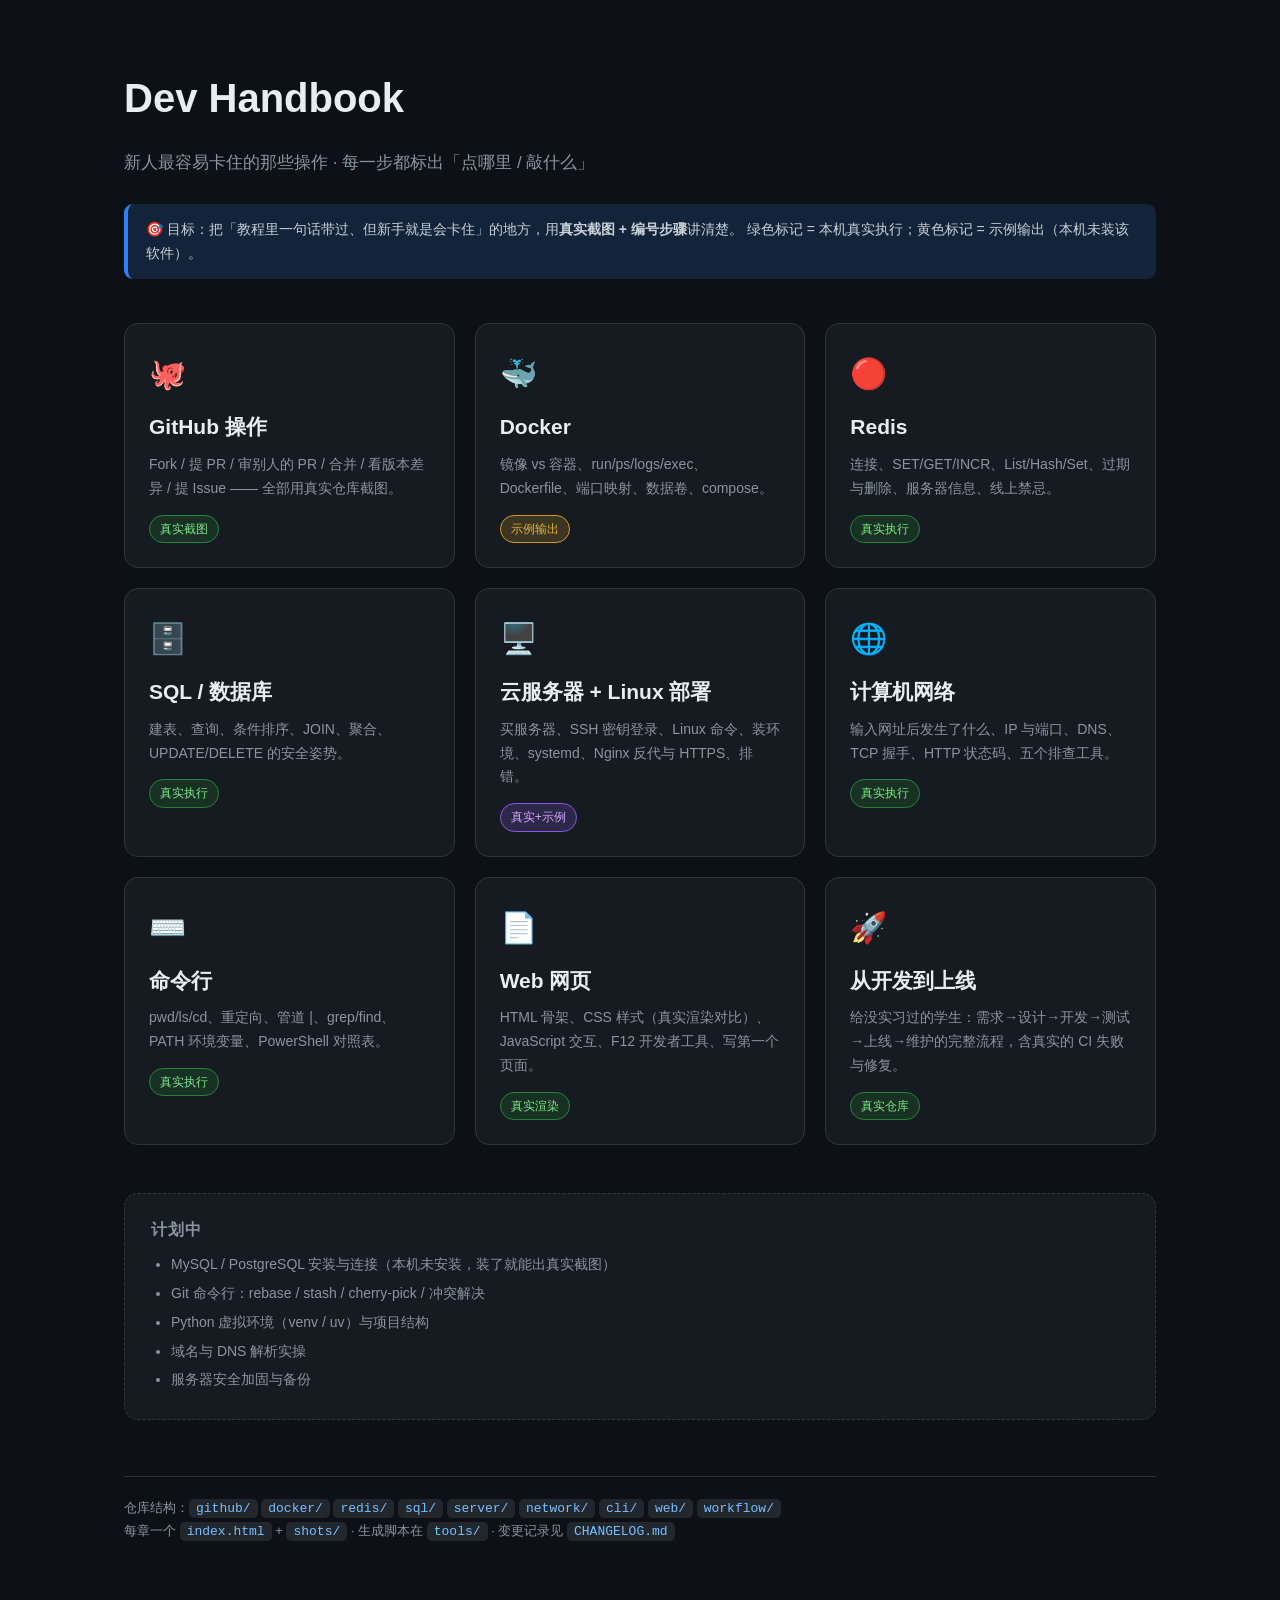
<file: index.html>
<!DOCTYPE html>
<html lang="zh-CN">
<head>
<meta charset="UTF-8">
<meta name="viewport" content="width=device-width, initial-scale=1">
<title>Dev Handbook · 新人上手手册</title>
<style>
  :root{--bg:#0d1117;--panel:#161b22;--border:#30363d;--text:#e6edf3;--dim:#8b949e;--accent:#2f81f7;--green:#238636}
  *{box-sizing:border-box}
  body{margin:0;background:var(--bg);color:var(--text);font-family:-apple-system,"Segoe UI","Microsoft YaHei",sans-serif;line-height:1.7}
  .page{max-width:1080px;margin:0 auto;padding:64px 24px 100px}
  h1{font-size:40px;margin:0 0 10px}
  .sub{color:var(--dim);font-size:17px;margin-bottom:14px}
  .banner{background:#12233a;border-left:4px solid var(--accent);padding:14px 18px;border-radius:9px;
    font-size:14px;margin:26px 0 44px;color:#c9d1d9}
  .grid{display:grid;grid-template-columns:repeat(auto-fill,minmax(300px,1fr));gap:20px}
  a.card{display:block;background:var(--panel);border:1px solid var(--border);border-radius:14px;
    padding:24px;text-decoration:none;color:inherit;transition:.18s;position:relative}
  a.card:hover{border-color:var(--accent);transform:translateY(-3px);box-shadow:0 12px 28px #0006}
  .ico{font-size:30px;margin-bottom:10px}
  .card h2{margin:0 0 8px;font-size:21px}
  .card p{margin:0;color:var(--dim);font-size:14px}
  .tag{display:inline-block;margin-top:14px;font-size:12px;padding:3px 10px;border-radius:20px;
    background:#1f6feb33;color:#79c0ff;border:1px solid #1f6feb}
  .tag.real{background:#23863633;color:#7ee787;border-color:var(--green)}
  .tag.demo{background:#d2992233;color:#e3b341;border-color:#d29922}
  .tag.mixed{background:#8957e533;color:#d2a8ff;border-color:#8957e5}
  .soon{margin-top:48px;background:var(--panel);border:1px dashed var(--border);border-radius:14px;padding:22px 26px}
  .soon h3{margin:0 0 10px;font-size:16px;color:var(--dim);text-transform:uppercase;letter-spacing:.06em}
  .soon ul{margin:0;padding-left:20px;color:var(--dim);font-size:14px}
  .soon li{margin:5px 0}
  footer{margin-top:56px;color:var(--dim);font-size:13px;border-top:1px solid var(--border);padding-top:20px}
  code{background:#22272e;padding:2px 7px;border-radius:5px;font-size:13px;font-family:ui-monospace,Consolas,monospace;color:#79c0ff}
</style>
</head>
<body>
<div class="page">
  <h1>Dev Handbook</h1>
  <p class="sub">新人最容易卡住的那些操作 · 每一步都标出「点哪里 / 敲什么」</p>
  <div class="banner">
    🎯 目标：把「教程里一句话带过、但新手就是会卡住」的地方，用<strong>真实截图 + 编号步骤</strong>讲清楚。
    绿色标记 = 本机真实执行；黄色标记 = 示例输出（本机未装该软件）。
  </div>

  <div class="grid">
    <a class="card" href="github/index.html">
      <div class="ico">🐙</div>
      <h2>GitHub 操作</h2>
      <p>Fork / 提 PR / 审别人的 PR / 合并 / 看版本差异 / 提 Issue —— 全部用真实仓库截图。</p>
      <span class="tag real">真实截图</span>
    </a>

    <a class="card" href="docker/index.html">
      <div class="ico">🐳</div>
      <h2>Docker</h2>
      <p>镜像 vs 容器、run/ps/logs/exec、Dockerfile、端口映射、数据卷、compose。</p>
      <span class="tag demo">示例输出</span>
    </a>

    <a class="card" href="redis/index.html">
      <div class="ico">🔴</div>
      <h2>Redis</h2>
      <p>连接、SET/GET/INCR、List/Hash/Set、过期与删除、服务器信息、线上禁忌。</p>
      <span class="tag real">真实执行</span>
    </a>

    <a class="card" href="sql/index.html">
      <div class="ico">🗄️</div>
      <h2>SQL / 数据库</h2>
      <p>建表、查询、条件排序、JOIN、聚合、UPDATE/DELETE 的安全姿势。</p>
      <span class="tag real">真实执行</span>
    </a>

    <a class="card" href="server/index.html">
      <div class="ico">🖥️</div>
      <h2>云服务器 + Linux 部署</h2>
      <p>买服务器、SSH 密钥登录、Linux 命令、装环境、systemd、Nginx 反代与 HTTPS、排错。</p>
      <span class="tag mixed">真实+示例</span>
    </a>

    <a class="card" href="network/index.html">
      <div class="ico">🌐</div>
      <h2>计算机网络</h2>
      <p>输入网址后发生了什么、IP 与端口、DNS、TCP 握手、HTTP 状态码、五个排查工具。</p>
      <span class="tag real">真实执行</span>
    </a>

    <a class="card" href="cli/index.html">
      <div class="ico">⌨️</div>
      <h2>命令行</h2>
      <p>pwd/ls/cd、重定向、管道 |、grep/find、PATH 环境变量、PowerShell 对照表。</p>
      <span class="tag real">真实执行</span>
    </a>

    <a class="card" href="web/index.html">
      <div class="ico">📄</div>
      <h2>Web 网页</h2>
      <p>HTML 骨架、CSS 样式（真实渲染对比）、JavaScript 交互、F12 开发者工具、写第一个页面。</p>
      <span class="tag real">真实渲染</span>
    </a>

    <a class="card" href="workflow/index.html">
      <div class="ico">🚀</div>
      <h2>从开发到上线</h2>
      <p>给没实习过的学生：需求→设计→开发→测试→上线→维护的完整流程，含真实的 CI 失败与修复。</p>
      <span class="tag real">真实仓库</span>
    </a>
  </div>

  <div class="soon">
    <h3>计划中</h3>
    <ul>
      <li>MySQL / PostgreSQL 安装与连接（本机未安装，装了就能出真实截图）</li>
      <li>Git 命令行：rebase / stash / cherry-pick / 冲突解决</li>
      <li>Python 虚拟环境（venv / uv）与项目结构</li>
      <li>域名与 DNS 解析实操</li>
      <li>服务器安全加固与备份</li>
    </ul>
  </div>

  <footer>
    仓库结构：<code>github/</code> <code>docker/</code> <code>redis/</code> <code>sql/</code> <code>server/</code>
    <code>network/</code> <code>cli/</code> <code>web/</code> <code>workflow/</code><br>
    每章一个 <code>index.html</code> + <code>shots/</code> · 生成脚本在 <code>tools/</code> · 变更记录见 <code>CHANGELOG.md</code>
  </footer>
</div>
</body>
</html>
</file>
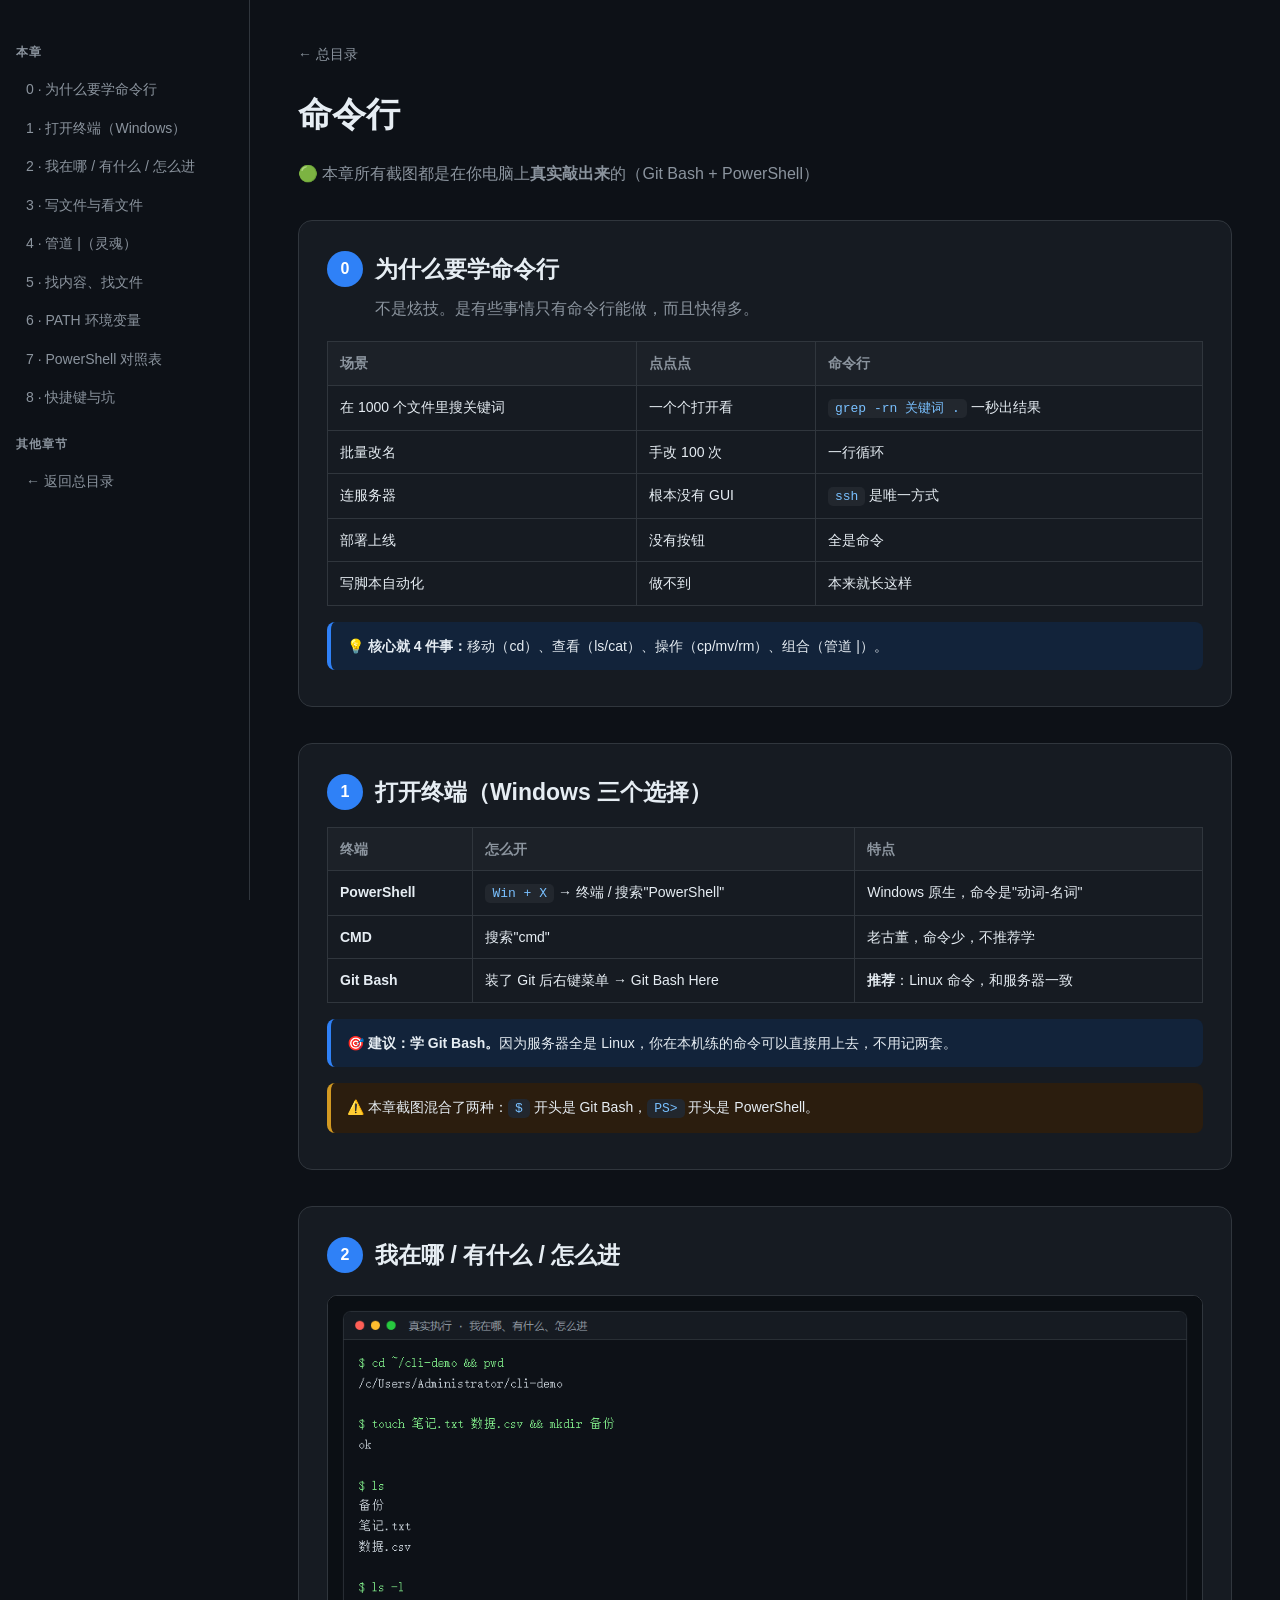
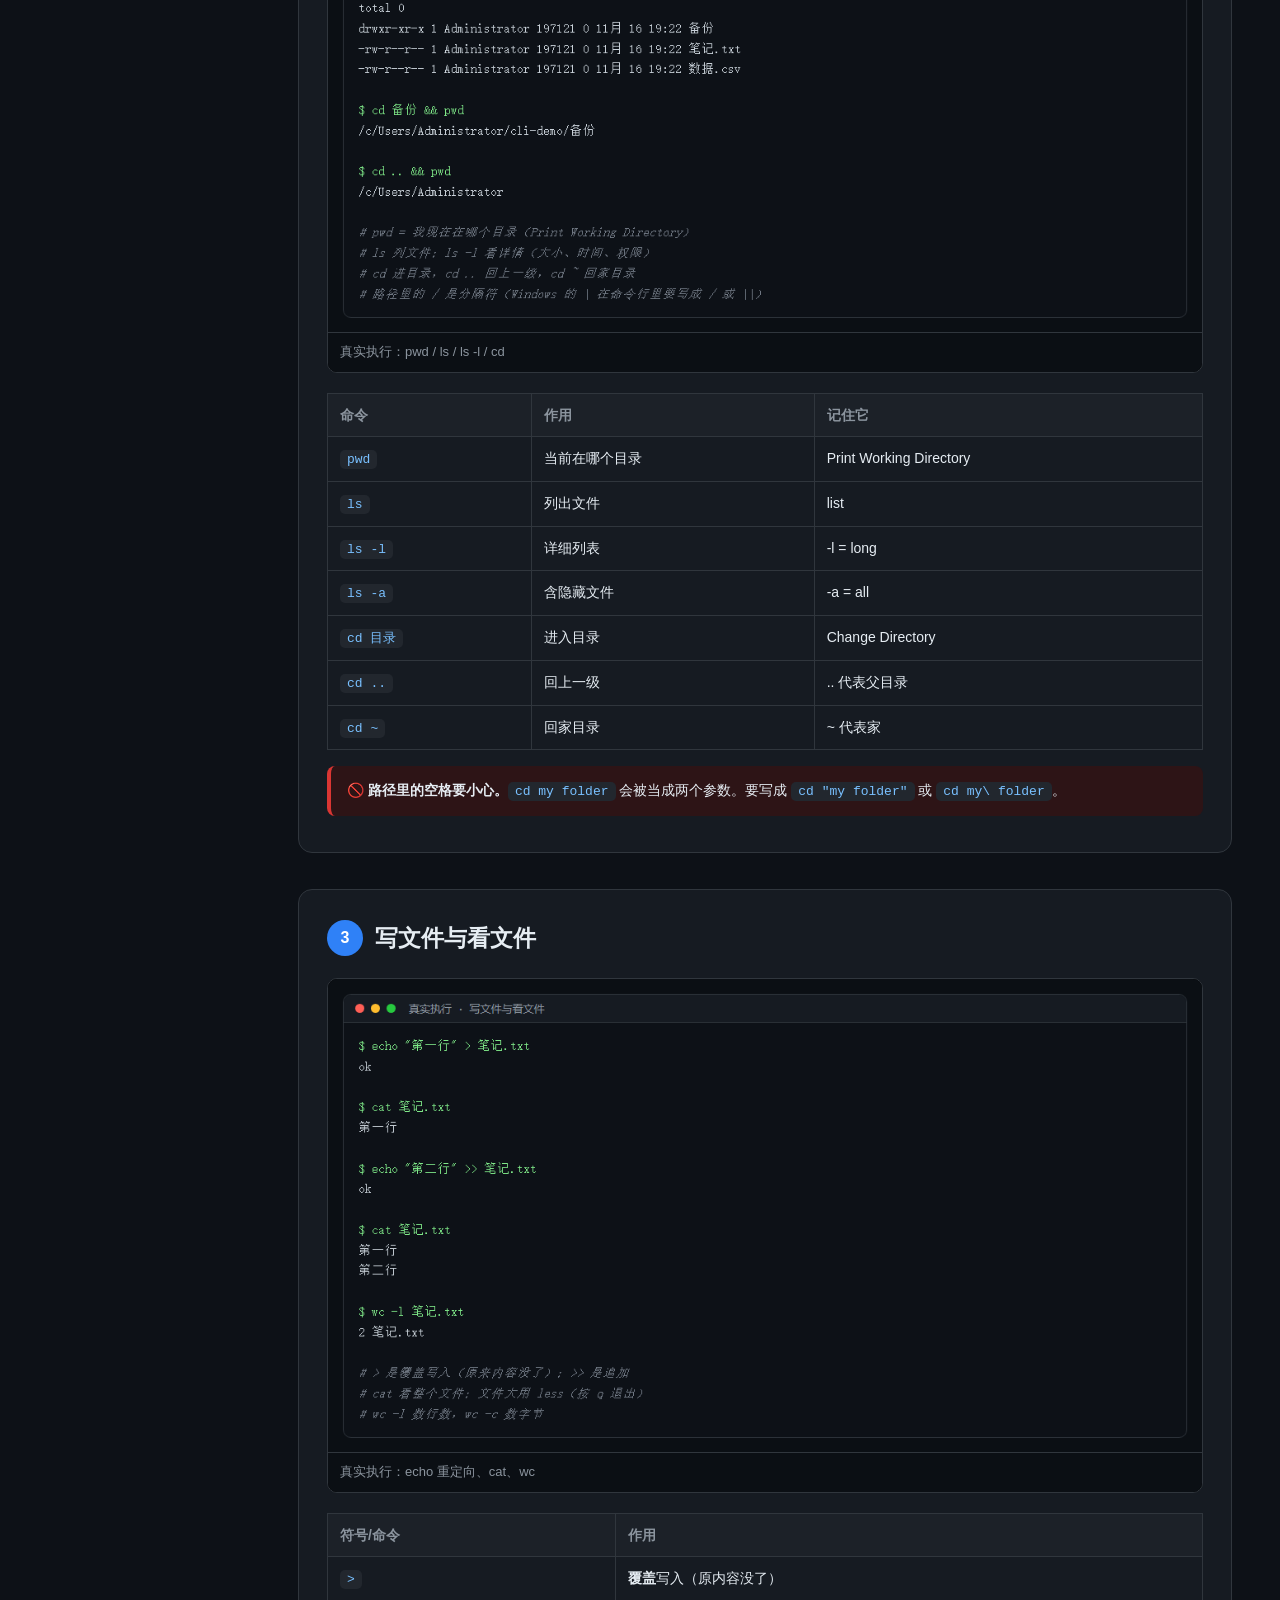
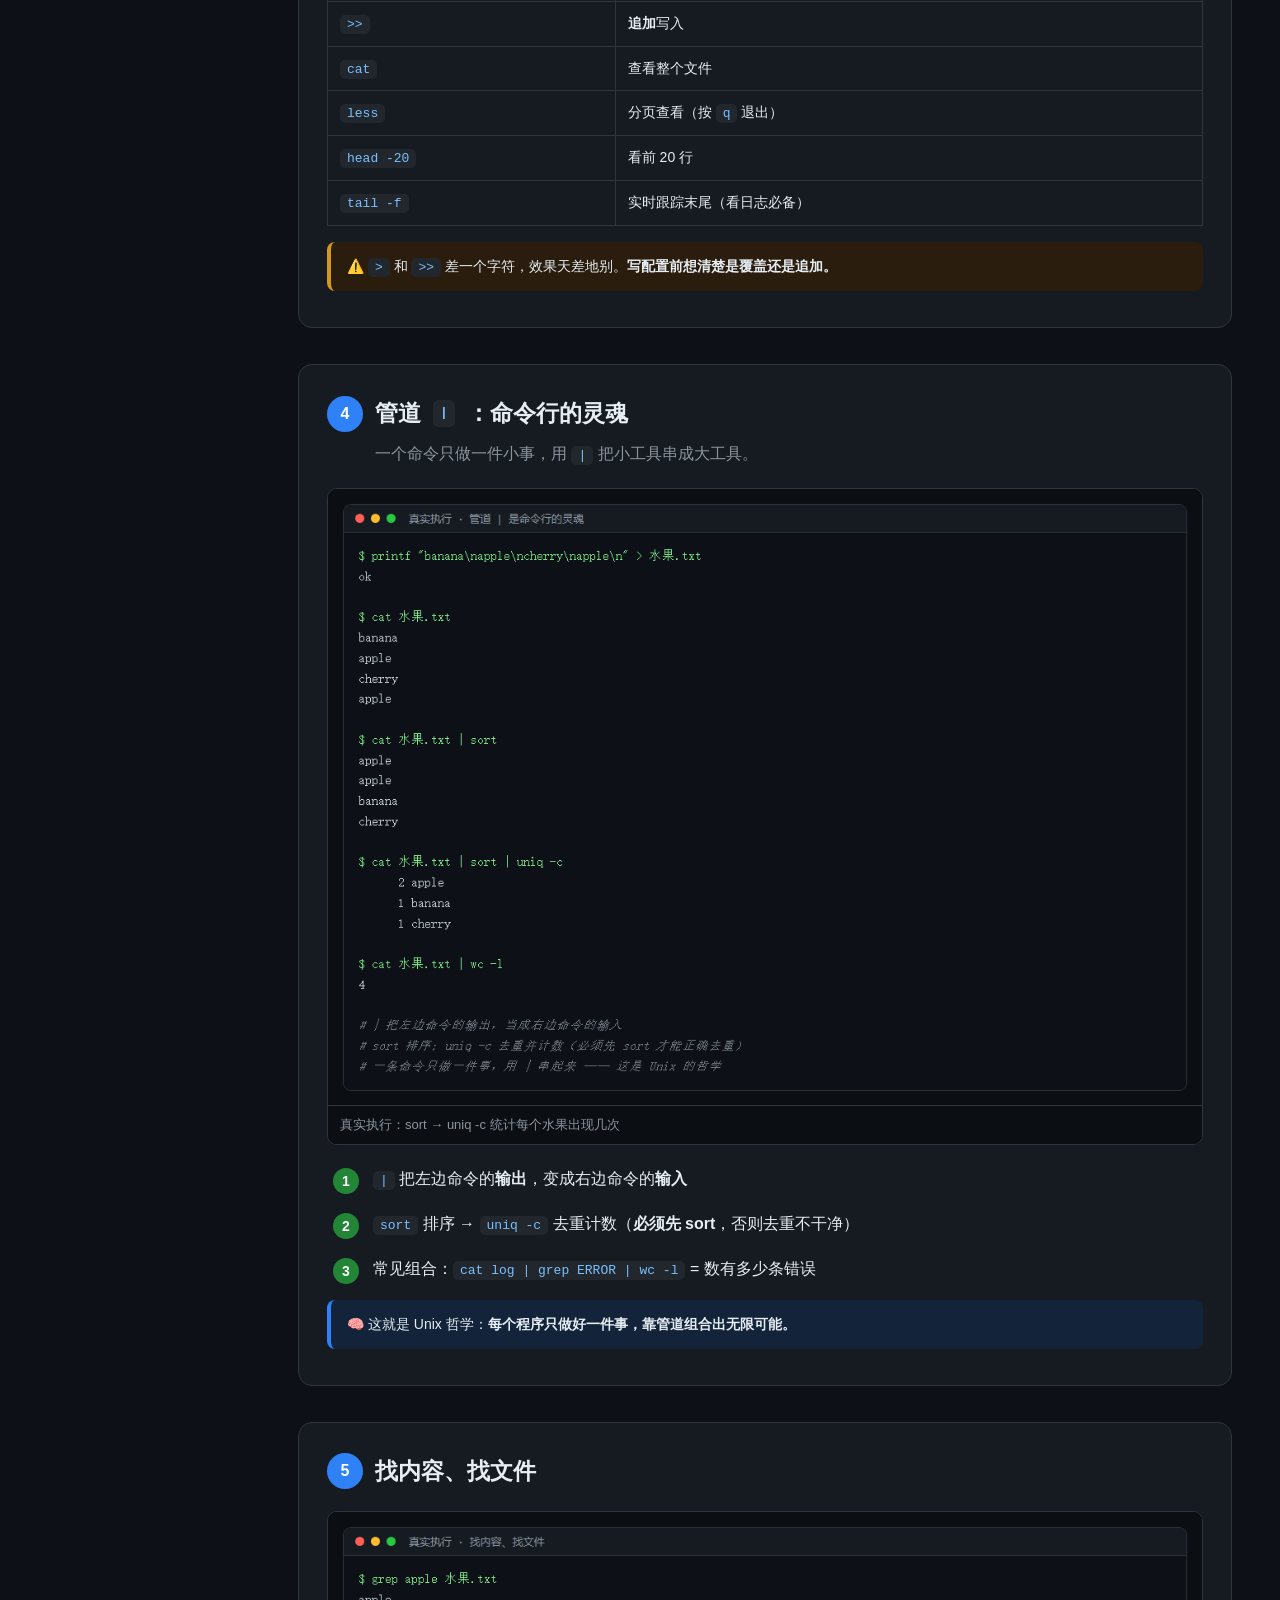
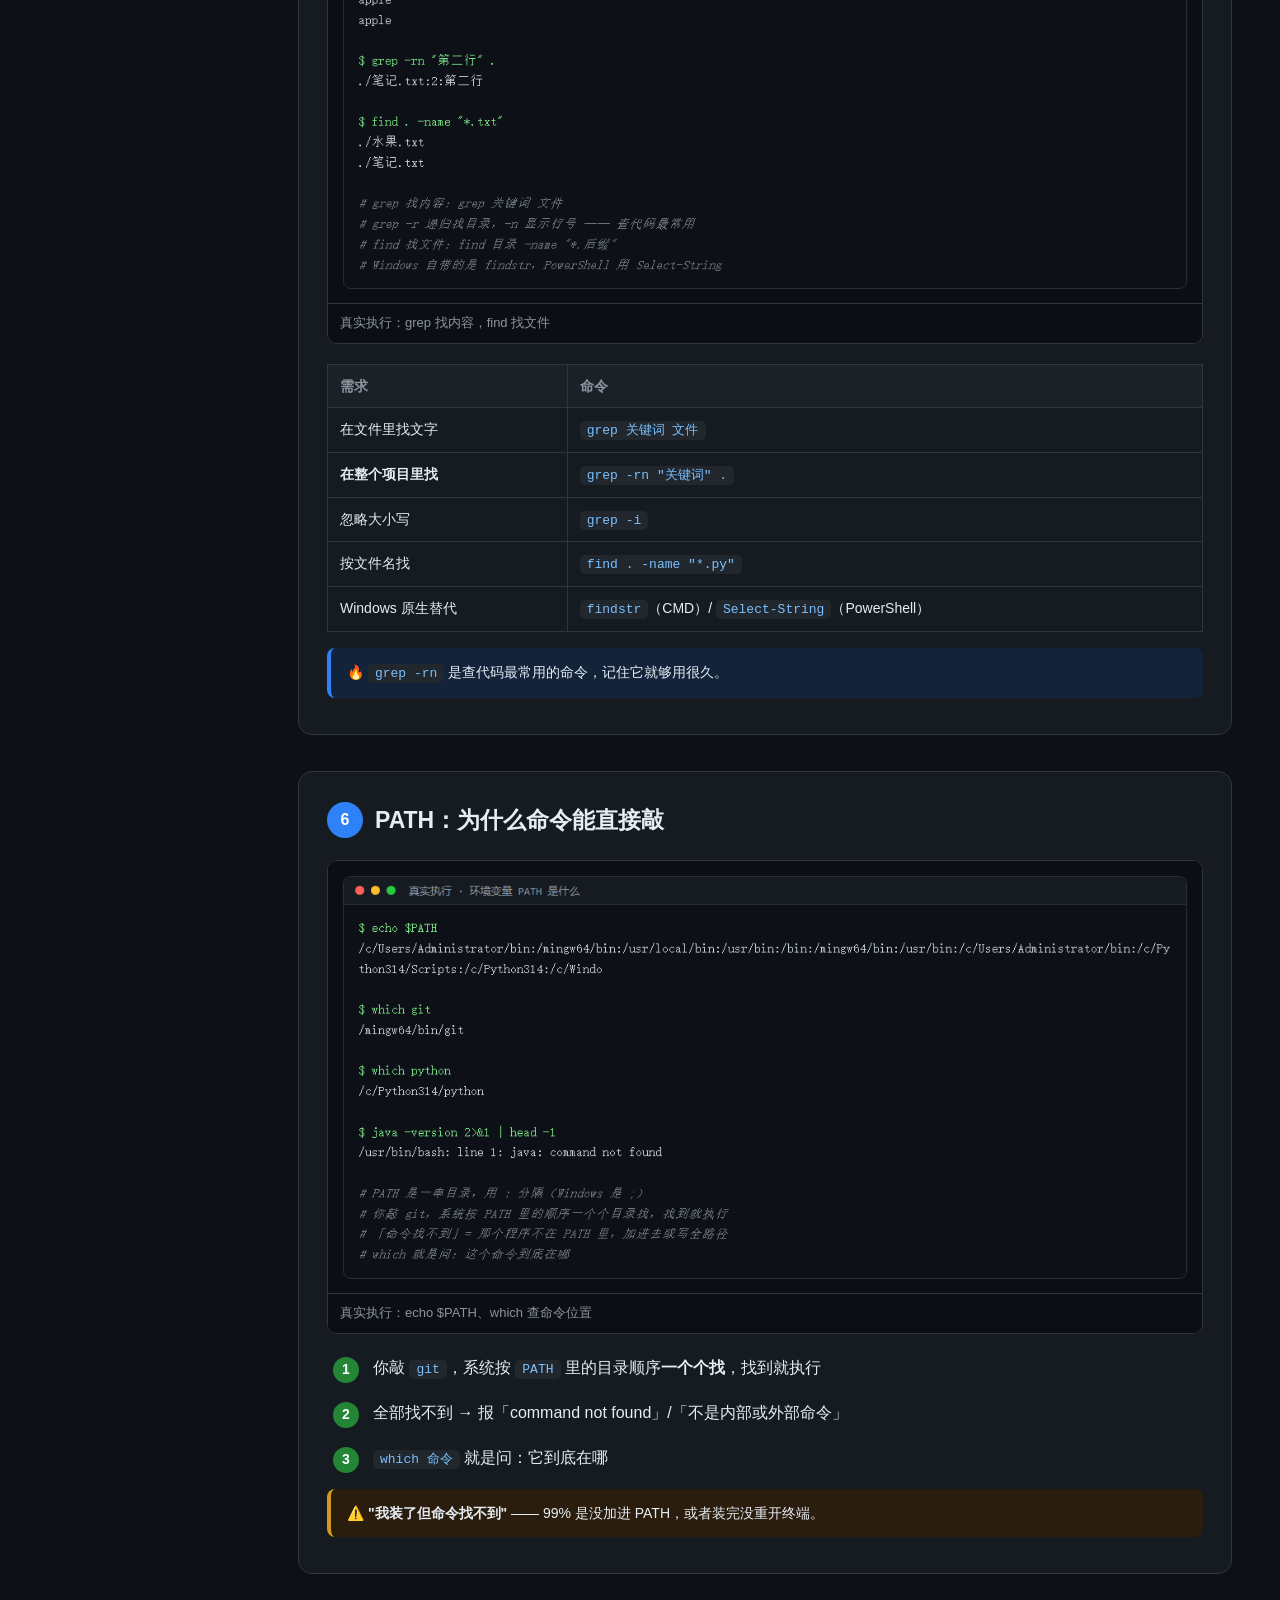
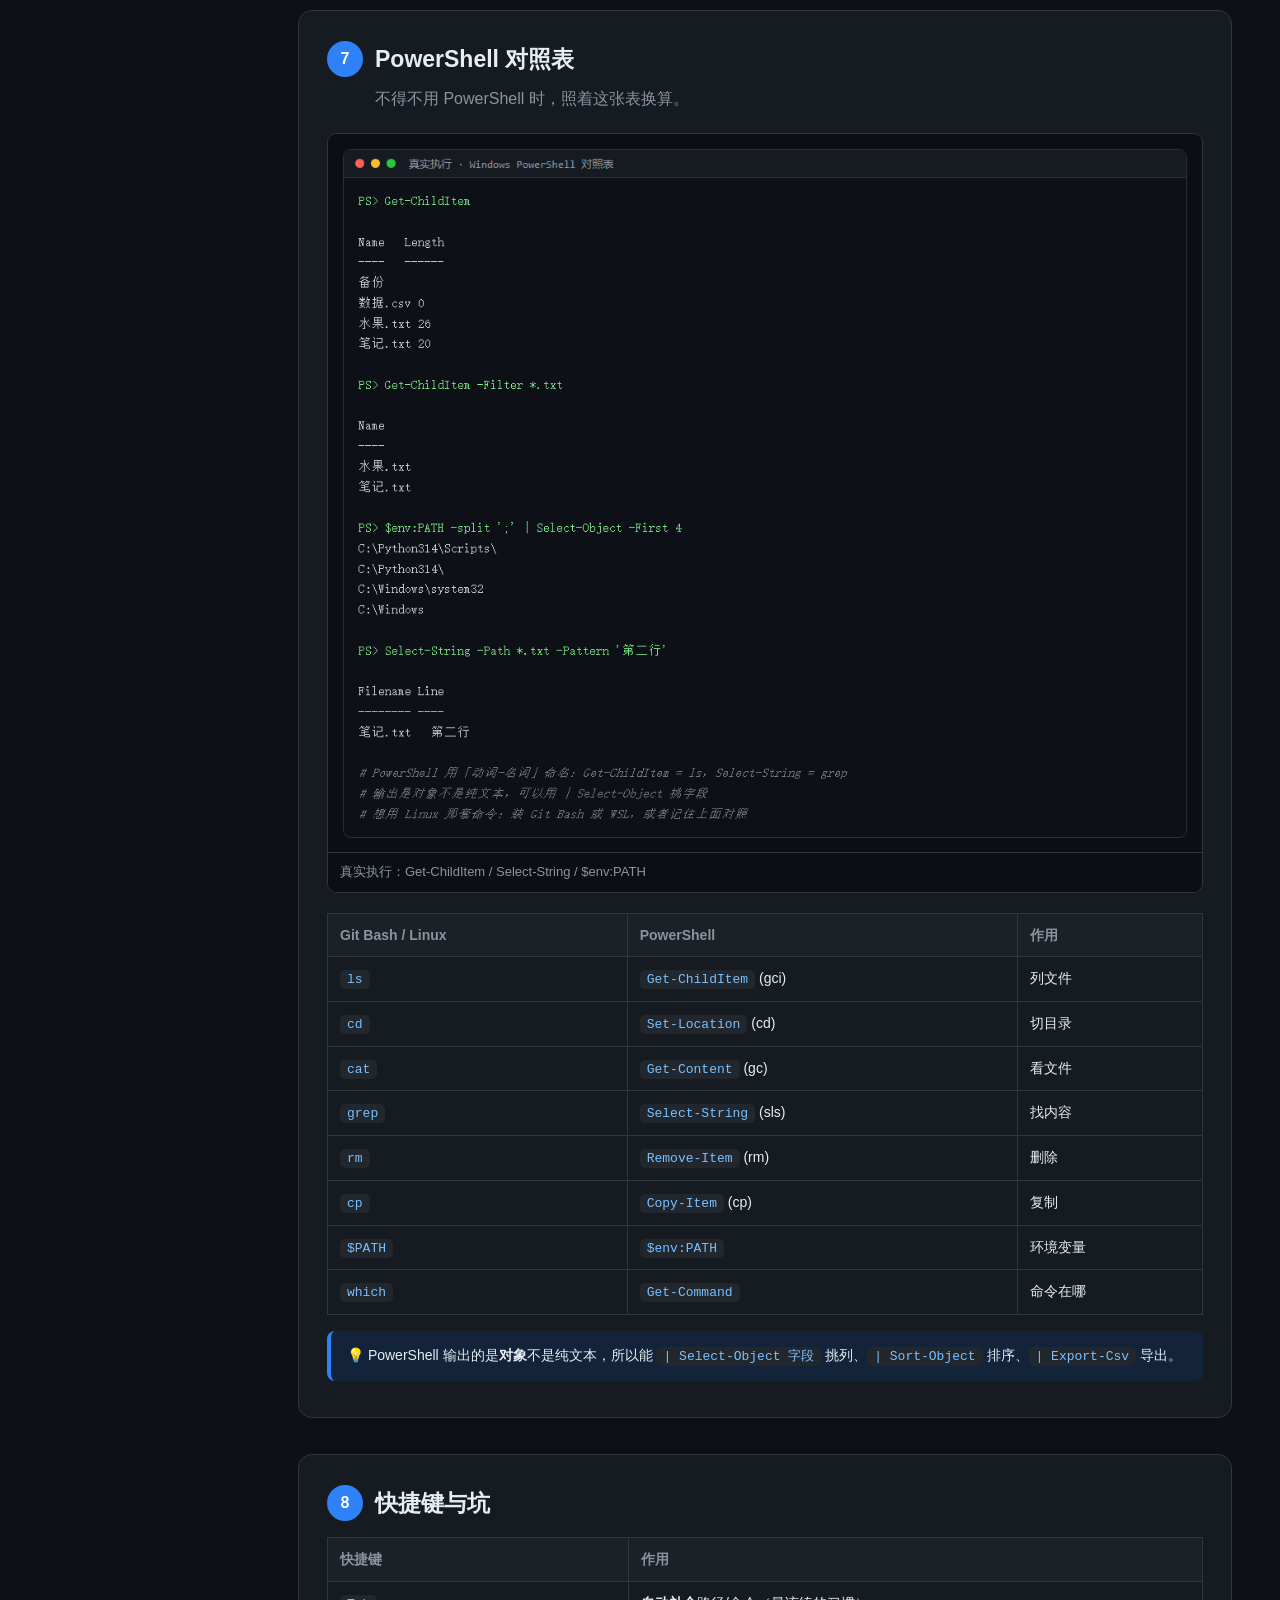
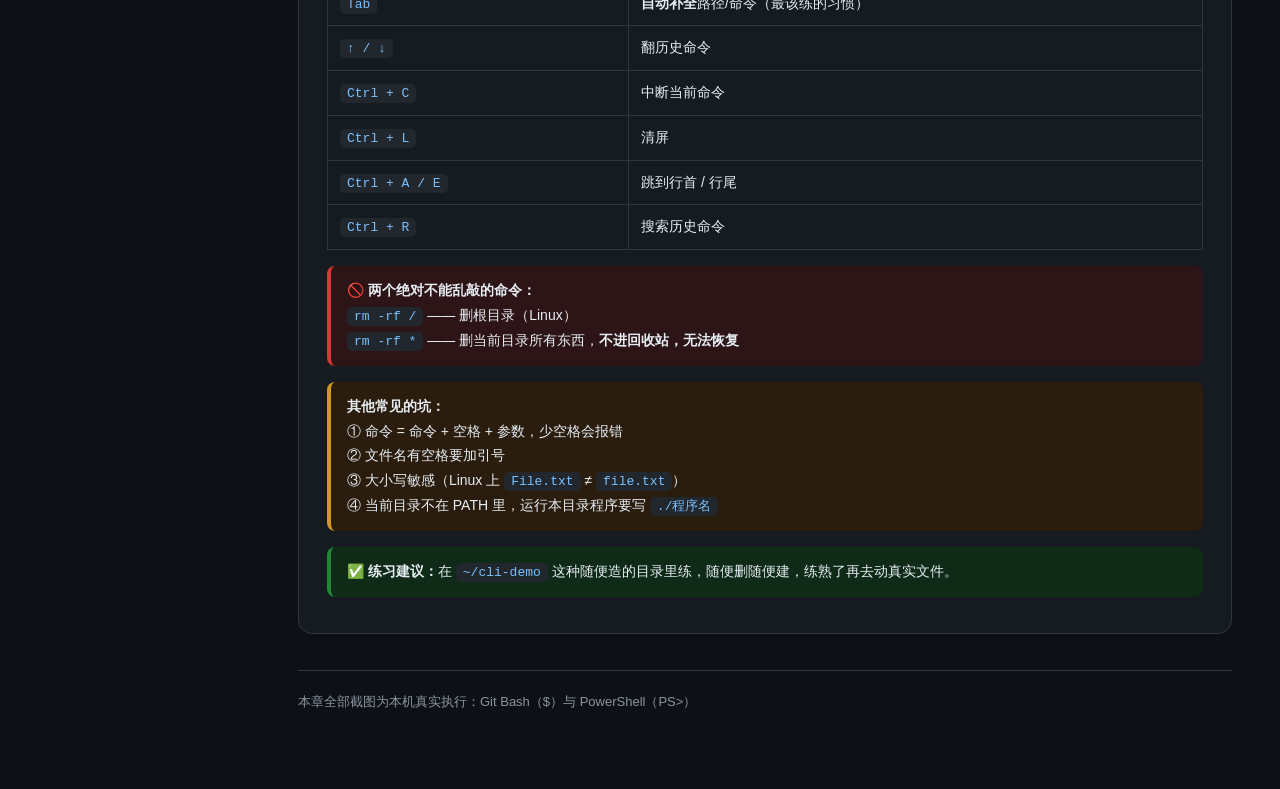
<file: cli/index.html>
<!DOCTYPE html>
<html lang="zh-CN">
<head>
<meta charset="UTF-8">
<meta name="viewport" content="width=device-width, initial-scale=1">
<title>命令行 · 从会点到会敲</title>
<link rel="stylesheet" href="../assets/handbook.css">
</head>
<body>
<div class="wrap">
<nav>
  <h3>本章</h3>
  <a href="#why">0 · 为什么要学命令行</a>
  <a href="#open">1 · 打开终端（Windows）</a>
  <a href="#nav">2 · 我在哪 / 有什么 / 怎么进</a>
  <a href="#write">3 · 写文件与看文件</a>
  <a href="#pipe">4 · 管道 |（灵魂）</a>
  <a href="#find">5 · 找内容、找文件</a>
  <a href="#env">6 · PATH 环境变量</a>
  <a href="#ps">7 · PowerShell 对照表</a>
  <a href="#keys">8 · 快捷键与坑</a>
  <h3>其他章节</h3>
  <a href="../index.html">← 返回总目录</a>
</nav>

<main>
<a class="back" href="../index.html">← 总目录</a>
<h1>命令行</h1>
<p class="sub">🟢 本章所有截图都是在你电脑上<strong>真实敲出来</strong>的（Git Bash + PowerShell）</p>

<div class="chapter" id="why">
  <h2><span class="num">0</span> 为什么要学命令行</h2>
  <p class="goal">不是炫技。是有些事情只有命令行能做，而且快得多。</p>
  <table>
    <tr><th>场景</th><th>点点点</th><th>命令行</th></tr>
    <tr><td>在 1000 个文件里搜关键词</td><td>一个个打开看</td><td><code>grep -rn 关键词 .</code> 一秒出结果</td></tr>
    <tr><td>批量改名</td><td>手改 100 次</td><td>一行循环</td></tr>
    <tr><td>连服务器</td><td>根本没有 GUI</td><td><code>ssh</code> 是唯一方式</td></tr>
    <tr><td>部署上线</td><td>没有按钮</td><td>全是命令</td></tr>
    <tr><td>写脚本自动化</td><td>做不到</td><td>本来就长这样</td></tr>
  </table>
  <div class="tip">💡 <strong>核心就 4 件事：</strong>移动（cd）、查看（ls/cat）、操作（cp/mv/rm）、组合（管道 |）。</div>
</div>

<div class="chapter" id="open">
  <h2><span class="num">1</span> 打开终端（Windows 三个选择）</h2>
  <table>
    <tr><th>终端</th><th>怎么开</th><th>特点</th></tr>
    <tr><td><strong>PowerShell</strong></td><td><code>Win + X</code> → 终端 / 搜索"PowerShell"</td><td>Windows 原生，命令是"动词-名词"</td></tr>
    <tr><td><strong>CMD</strong></td><td>搜索"cmd"</td><td>老古董，命令少，不推荐学</td></tr>
    <tr><td><strong>Git Bash</strong></td><td>装了 Git 后右键菜单 → Git Bash Here</td><td><strong>推荐</strong>：Linux 命令，和服务器一致</td></tr>
  </table>
  <div class="tip">🎯 <strong>建议：学 Git Bash。</strong>因为服务器全是 Linux，你在本机练的命令可以直接用上去，不用记两套。</div>
  <div class="warn">⚠️ 本章截图混合了两种：<code>$</code> 开头是 Git Bash，<code>PS&gt;</code> 开头是 PowerShell。</div>
</div>

<div class="chapter" id="nav">
  <h2><span class="num">2</span> 我在哪 / 有什么 / 怎么进</h2>
  <div class="shot"><img src="shots/01_navigate.png" alt="导航命令">
    <div class="cap">真实执行：pwd / ls / ls -l / cd</div></div>
  <table>
    <tr><th>命令</th><th>作用</th><th>记住它</th></tr>
    <tr><td><code>pwd</code></td><td>当前在哪个目录</td><td>Print Working Directory</td></tr>
    <tr><td><code>ls</code></td><td>列出文件</td><td>list</td></tr>
    <tr><td><code>ls -l</code></td><td>详细列表</td><td>-l = long</td></tr>
    <tr><td><code>ls -a</code></td><td>含隐藏文件</td><td>-a = all</td></tr>
    <tr><td><code>cd 目录</code></td><td>进入目录</td><td>Change Directory</td></tr>
    <tr><td><code>cd ..</code></td><td>回上一级</td><td>.. 代表父目录</td></tr>
    <tr><td><code>cd ~</code></td><td>回家目录</td><td>~ 代表家</td></tr>
  </table>
  <div class="danger">🚫 <strong>路径里的空格要小心。</strong><code>cd my folder</code> 会被当成两个参数。要写成 <code>cd "my folder"</code> 或 <code>cd my\ folder</code>。</div>
</div>

<div class="chapter" id="write">
  <h2><span class="num">3</span> 写文件与看文件</h2>
  <div class="shot"><img src="shots/02_write.png" alt="写文件">
    <div class="cap">真实执行：echo 重定向、cat、wc</div></div>
  <table>
    <tr><th>符号/命令</th><th>作用</th></tr>
    <tr><td><code>&gt;</code></td><td><strong>覆盖</strong>写入（原内容没了）</td></tr>
    <tr><td><code>&gt;&gt;</code></td><td><strong>追加</strong>写入</td></tr>
    <tr><td><code>cat</code></td><td>查看整个文件</td></tr>
    <tr><td><code>less</code></td><td>分页查看（按 <code>q</code> 退出）</td></tr>
    <tr><td><code>head -20</code></td><td>看前 20 行</td></tr>
    <tr><td><code>tail -f</code></td><td>实时跟踪末尾（看日志必备）</td></tr>
  </table>
  <div class="warn">⚠️ <code>&gt;</code> 和 <code>&gt;&gt;</code> 差一个字符，效果天差地别。<strong>写配置前想清楚是覆盖还是追加。</strong></div>
</div>

<div class="chapter" id="pipe">
  <h2><span class="num">4</span> 管道 <code>|</code>：命令行的灵魂</h2>
  <p class="goal">一个命令只做一件小事，用 <code>|</code> 把小工具串成大工具。</p>
  <div class="shot"><img src="shots/03_pipe.png" alt="管道">
    <div class="cap">真实执行：sort → uniq -c 统计每个水果出现几次</div></div>
  <div class="step"><div class="badge">1</div><p><code>|</code> 把左边命令的<strong>输出</strong>，变成右边命令的<strong>输入</strong></p></div>
  <div class="step"><div class="badge">2</div><p><code>sort</code> 排序 → <code>uniq -c</code> 去重计数（<strong>必须先 sort</strong>，否则去重不干净）</p></div>
  <div class="step"><div class="badge">3</div><p>常见组合：<code>cat log | grep ERROR | wc -l</code> = 数有多少条错误</p></div>
  <div class="tip">🧠 这就是 Unix 哲学：<strong>每个程序只做好一件事，靠管道组合出无限可能。</strong></div>
</div>

<div class="chapter" id="find">
  <h2><span class="num">5</span> 找内容、找文件</h2>
  <div class="shot"><img src="shots/04_find.png" alt="grep 与 find">
    <div class="cap">真实执行：grep 找内容，find 找文件</div></div>
  <table>
    <tr><th>需求</th><th>命令</th></tr>
    <tr><td>在文件里找文字</td><td><code>grep 关键词 文件</code></td></tr>
    <tr><td><strong>在整个项目里找</strong></td><td><code>grep -rn "关键词" .</code></td></tr>
    <tr><td>忽略大小写</td><td><code>grep -i</code></td></tr>
    <tr><td>按文件名找</td><td><code>find . -name "*.py"</code></td></tr>
    <tr><td>Windows 原生替代</td><td><code>findstr</code>（CMD）/ <code>Select-String</code>（PowerShell）</td></tr>
  </table>
  <div class="tip">🔥 <code>grep -rn</code> 是查代码最常用的命令，记住它就够用很久。</div>
</div>

<div class="chapter" id="env">
  <h2><span class="num">6</span> PATH：为什么命令能直接敲</h2>
  <div class="shot"><img src="shots/05_env.png" alt="PATH 环境变量">
    <div class="cap">真实执行：echo $PATH、which 查命令位置</div></div>
  <div class="step"><div class="badge">1</div><p>你敲 <code>git</code>，系统按 <code>PATH</code> 里的目录顺序<strong>一个个找</strong>，找到就执行</p></div>
  <div class="step"><div class="badge">2</div><p>全部找不到 → 报「command not found」/「不是内部或外部命令」</p></div>
  <div class="step"><div class="badge">3</div><p><code>which 命令</code> 就是问：它到底在哪</p></div>
  <div class="warn">⚠️ <strong>"我装了但命令找不到"</strong> —— 99% 是没加进 PATH，或者装完没重开终端。</div>
</div>

<div class="chapter" id="ps">
  <h2><span class="num">7</span> PowerShell 对照表</h2>
  <p class="goal">不得不用 PowerShell 时，照着这张表换算。</p>
  <div class="shot"><img src="shots/06_powershell.png" alt="PowerShell 命令">
    <div class="cap">真实执行：Get-ChildItem / Select-String / $env:PATH</div></div>
  <table>
    <tr><th>Git Bash / Linux</th><th>PowerShell</th><th>作用</th></tr>
    <tr><td><code>ls</code></td><td><code>Get-ChildItem</code> (gci)</td><td>列文件</td></tr>
    <tr><td><code>cd</code></td><td><code>Set-Location</code> (cd)</td><td>切目录</td></tr>
    <tr><td><code>cat</code></td><td><code>Get-Content</code> (gc)</td><td>看文件</td></tr>
    <tr><td><code>grep</code></td><td><code>Select-String</code> (sls)</td><td>找内容</td></tr>
    <tr><td><code>rm</code></td><td><code>Remove-Item</code> (rm)</td><td>删除</td></tr>
    <tr><td><code>cp</code></td><td><code>Copy-Item</code> (cp)</td><td>复制</td></tr>
    <tr><td><code>$PATH</code></td><td><code>$env:PATH</code></td><td>环境变量</td></tr>
    <tr><td><code>which</code></td><td><code>Get-Command</code></td><td>命令在哪</td></tr>
  </table>
  <div class="tip">💡 PowerShell 输出的是<strong>对象</strong>不是纯文本，所以能 <code>| Select-Object 字段</code> 挑列、<code>| Sort-Object</code> 排序、<code>| Export-Csv</code> 导出。</div>
</div>

<div class="chapter" id="keys">
  <h2><span class="num">8</span> 快捷键与坑</h2>
  <table>
    <tr><th>快捷键</th><th>作用</th></tr>
    <tr><td><code>Tab</code></td><td><strong>自动补全</strong>路径/命令（最该练的习惯）</td></tr>
    <tr><td><code>↑ / ↓</code></td><td>翻历史命令</td></tr>
    <tr><td><code>Ctrl + C</code></td><td>中断当前命令</td></tr>
    <tr><td><code>Ctrl + L</code></td><td>清屏</td></tr>
    <tr><td><code>Ctrl + A / E</code></td><td>跳到行首 / 行尾</td></tr>
    <tr><td><code>Ctrl + R</code></td><td>搜索历史命令</td></tr>
  </table>
  <div class="danger">🚫 <strong>两个绝对不能乱敲的命令：</strong><br>
  <code>rm -rf /</code> —— 删根目录（Linux）<br>
  <code>rm -rf *</code> —— 删当前目录所有东西，<strong>不进回收站，无法恢复</strong></div>
  <div class="warn"><strong>其他常见的坑：</strong><br>
  ① 命令 = 命令 + 空格 + 参数，少空格会报错<br>
  ② 文件名有空格要加引号<br>
  ③ 大小写敏感（Linux 上 <code>File.txt</code> ≠ <code>file.txt</code>）<br>
  ④ 当前目录不在 PATH 里，运行本目录程序要写 <code>./程序名</code></div>
  <div class="ok">✅ <strong>练习建议：</strong>在 <code>~/cli-demo</code> 这种随便造的目录里练，随便删随便建，练熟了再去动真实文件。</div>
</div>

<footer>本章全部截图为本机真实执行：Git Bash（$）与 PowerShell（PS&gt;）</footer>
</main>
</div>
</body>
</html>
</file>
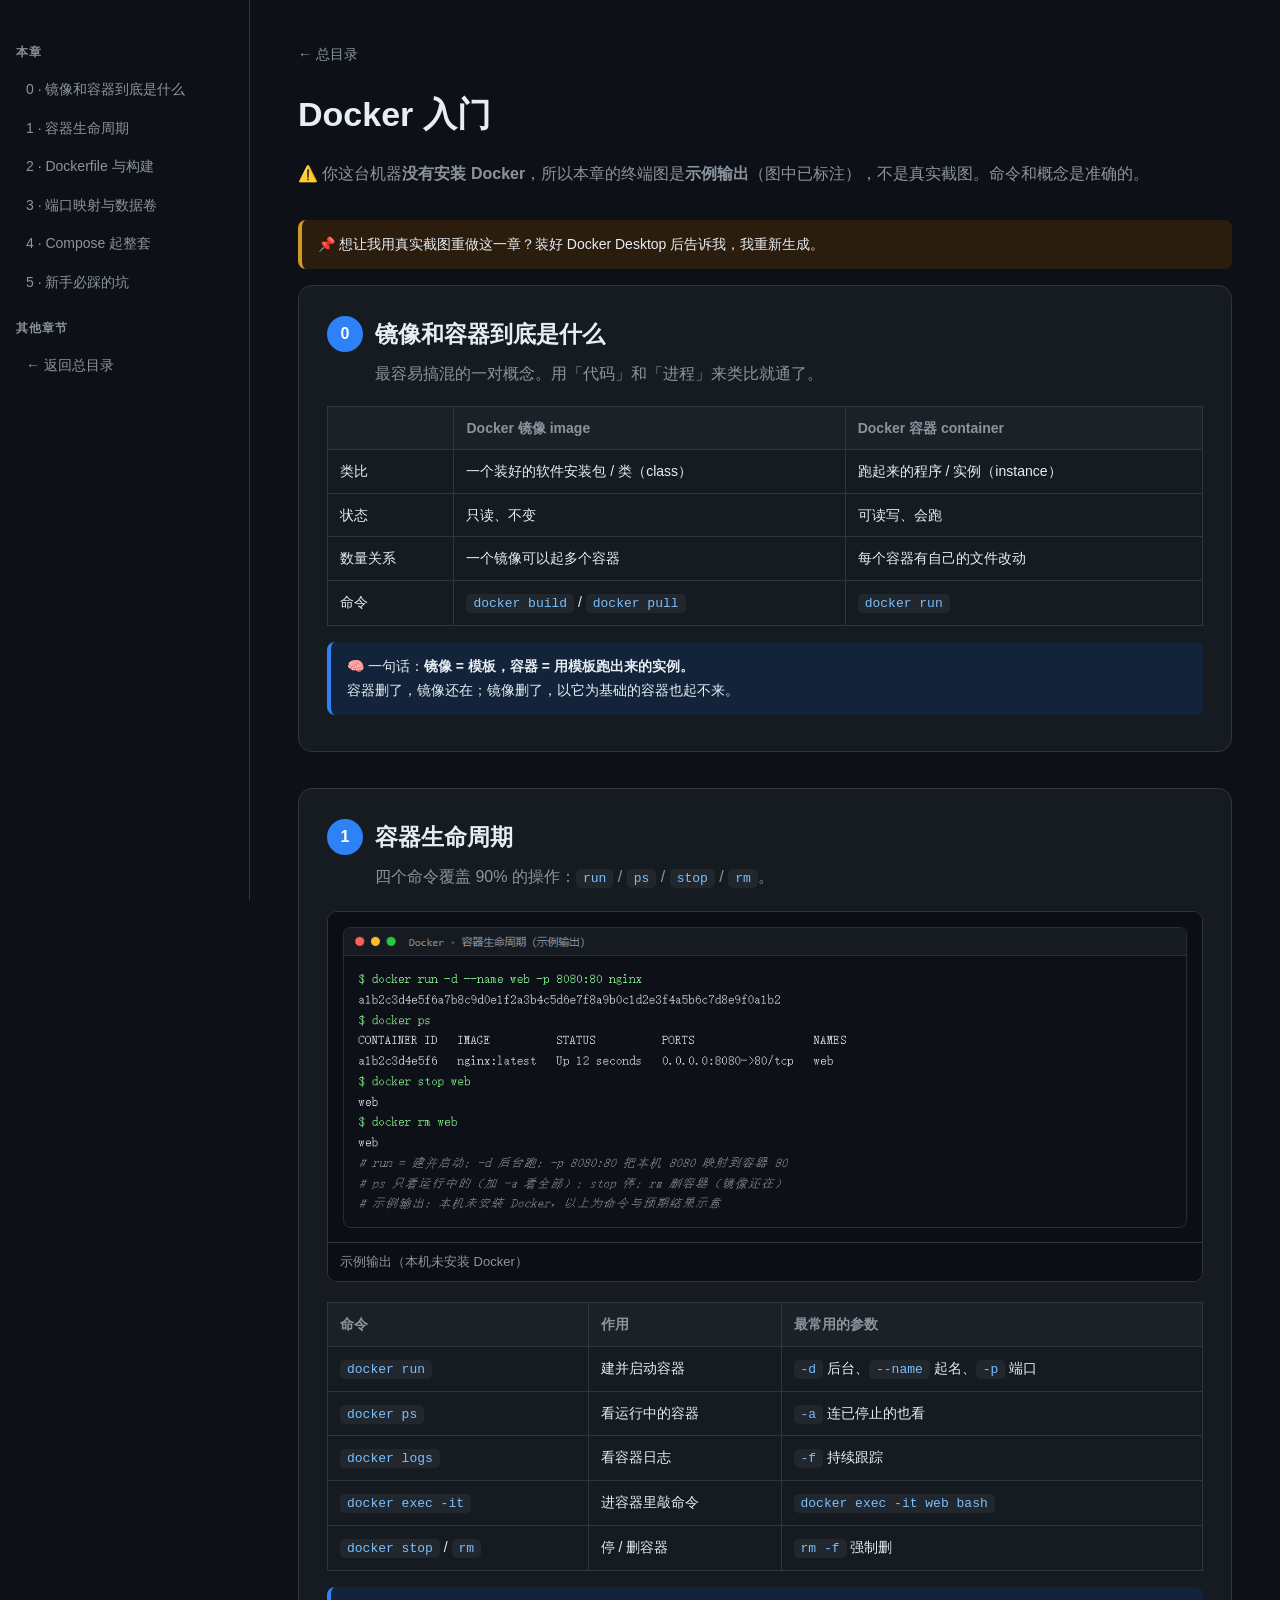
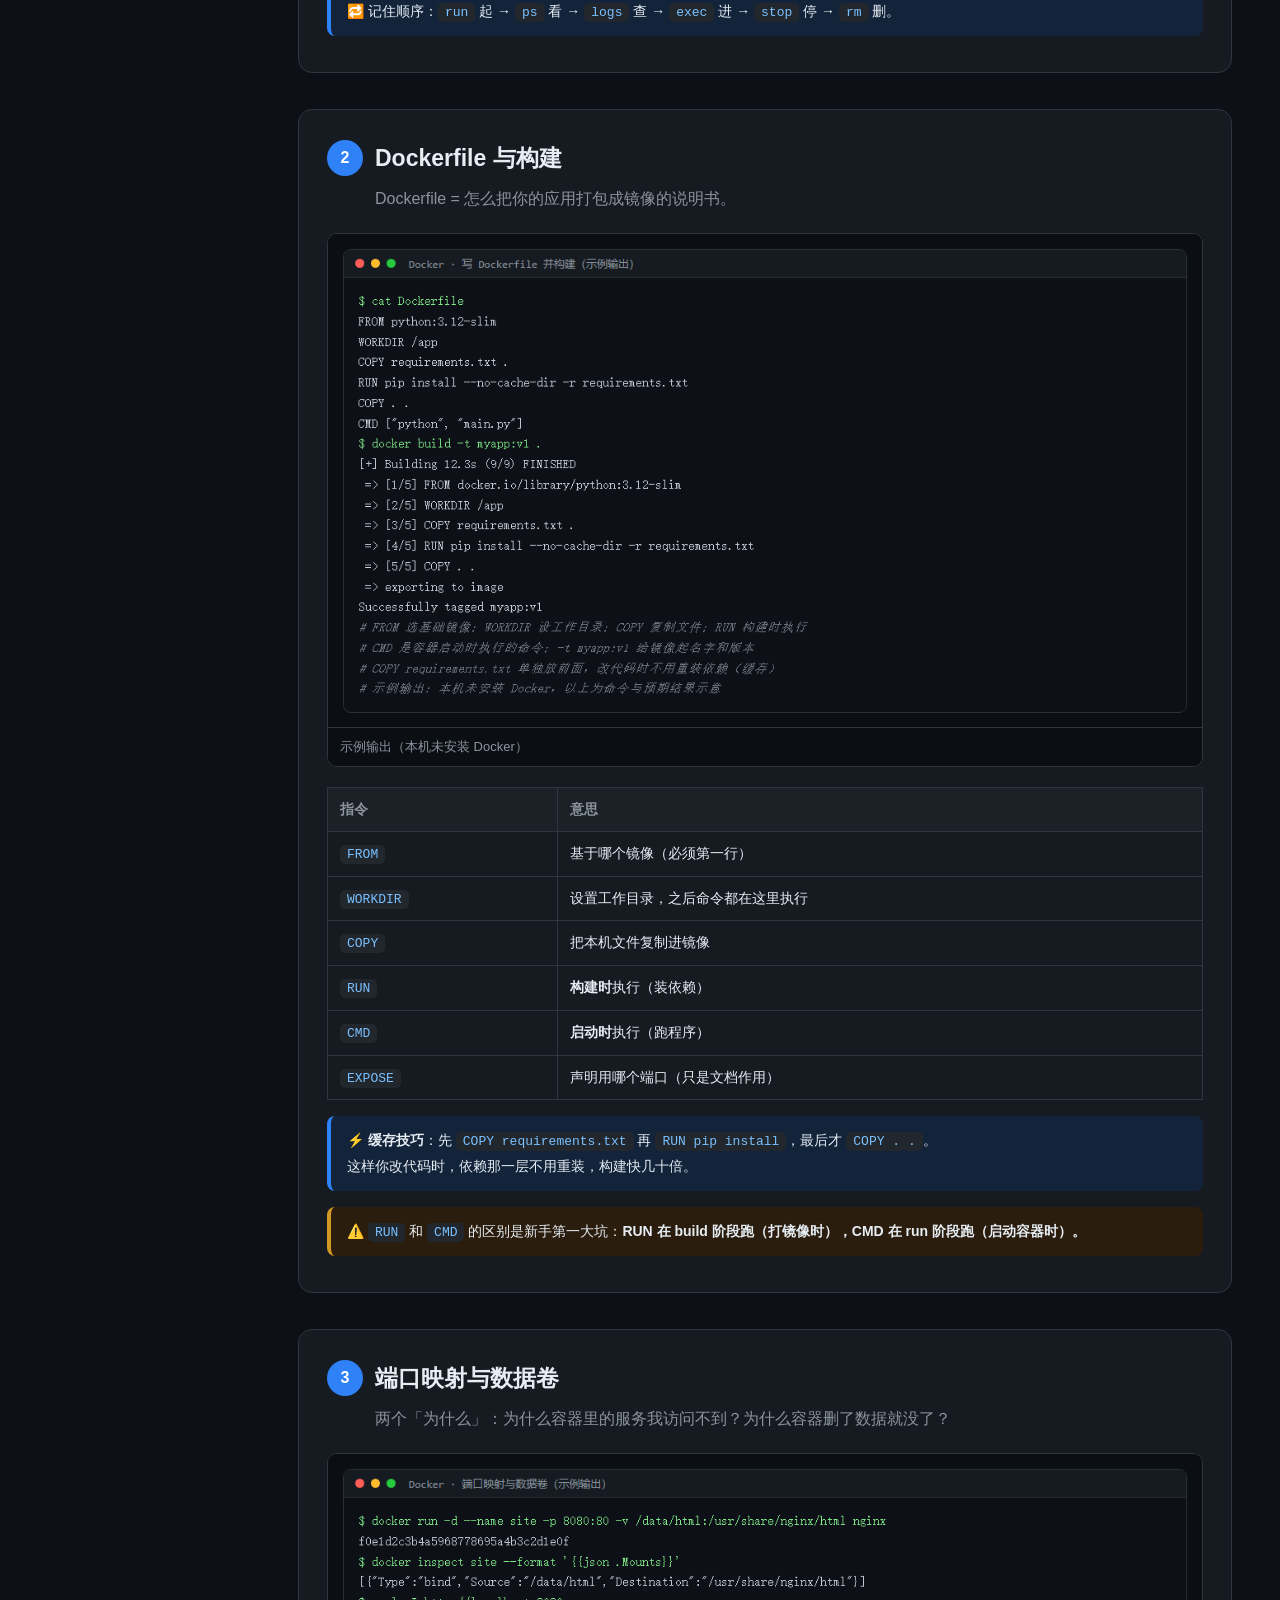
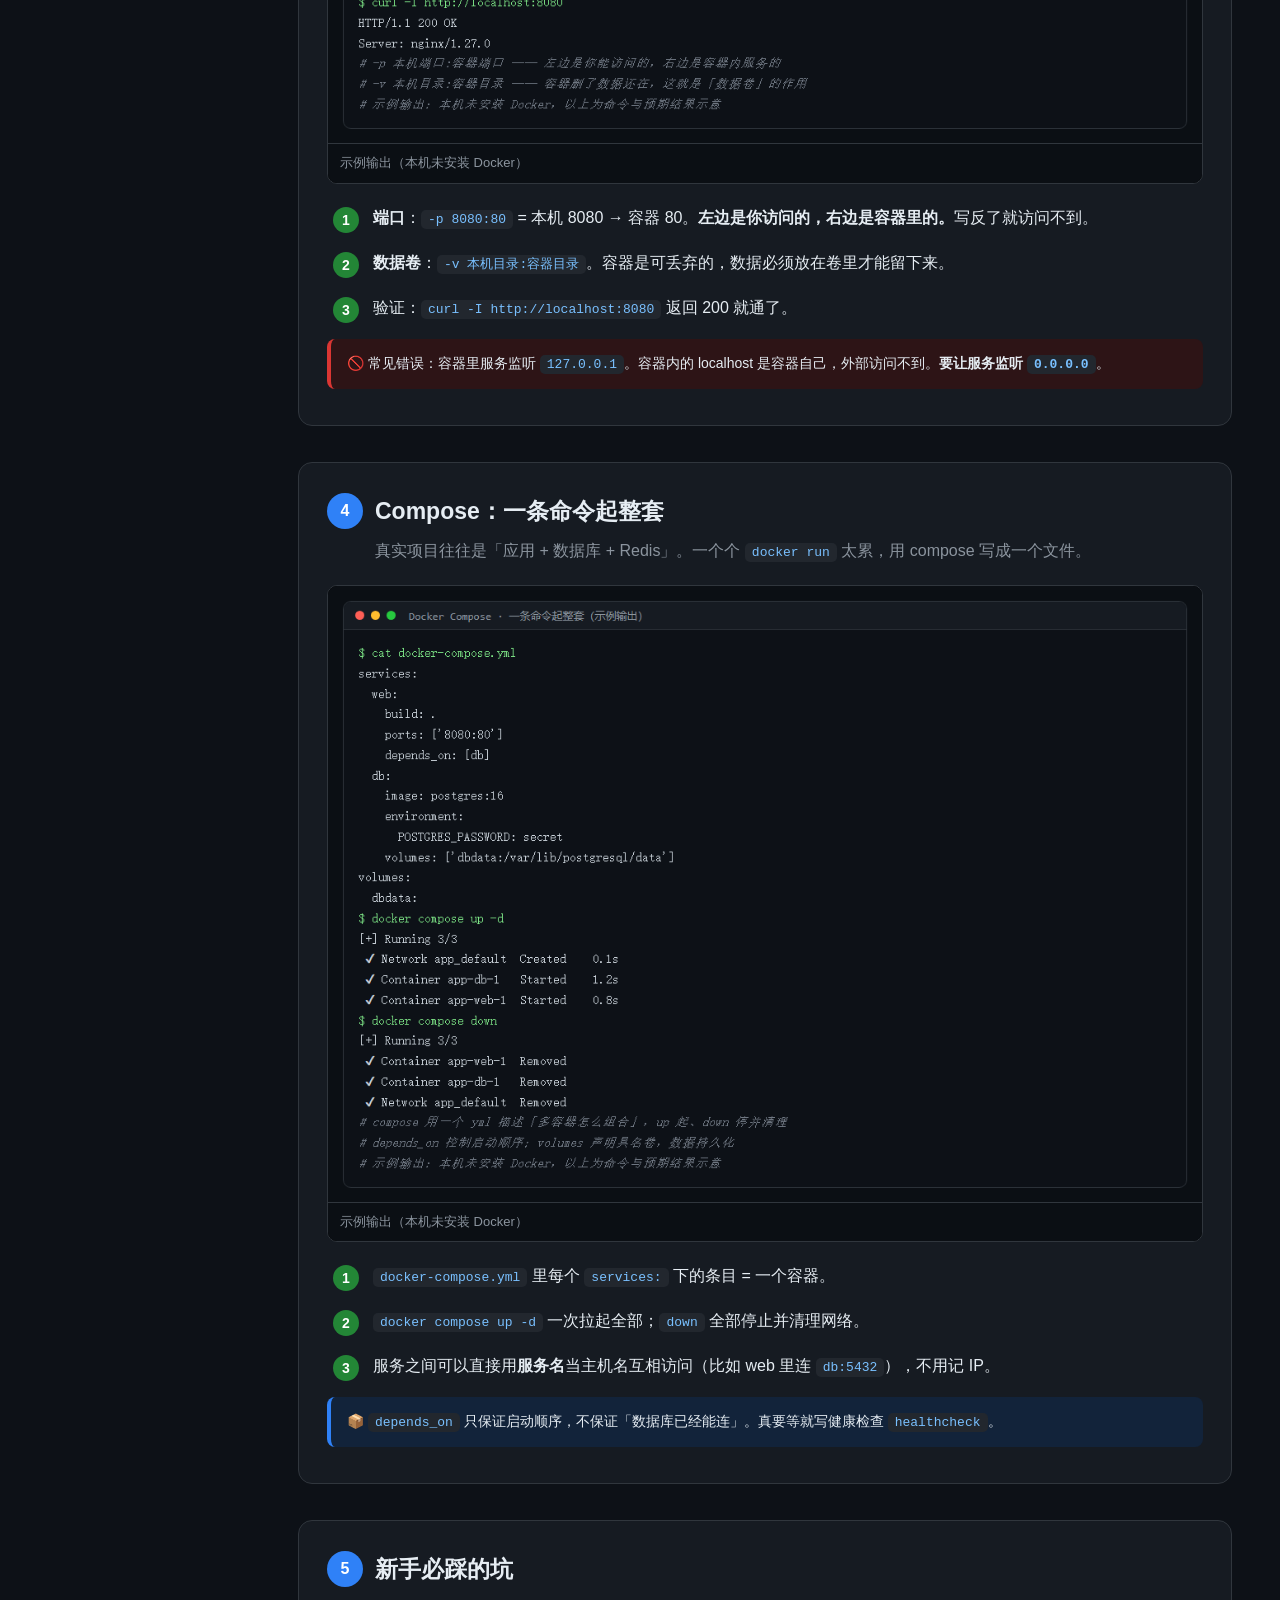
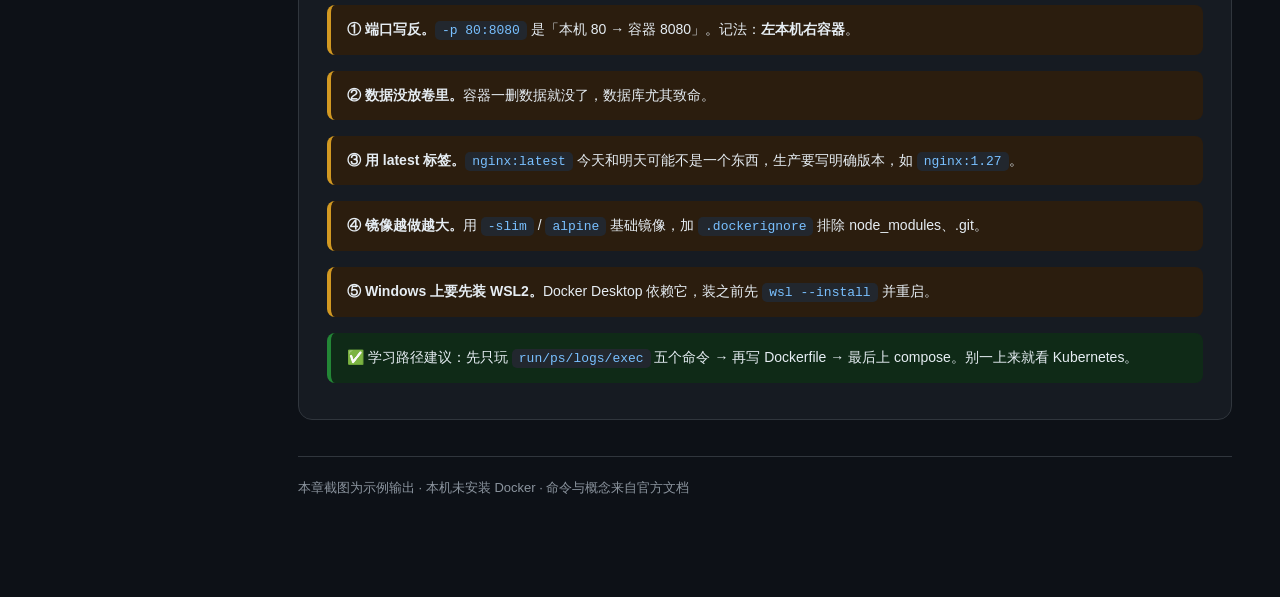
<file: docker/index.html>
<!DOCTYPE html>
<html lang="zh-CN">
<head>
<meta charset="UTF-8">
<meta name="viewport" content="width=device-width, initial-scale=1">
<title>Docker 入门 · 从概念到 compose</title>
<link rel="stylesheet" href="../assets/handbook.css">
</head>
<body>
<div class="wrap">
<nav>
  <h3>本章</h3>
  <a href="#what">0 · 镜像和容器到底是什么</a>
  <a href="#life">1 · 容器生命周期</a>
  <a href="#dockerfile">2 · Dockerfile 与构建</a>
  <a href="#port">3 · 端口映射与数据卷</a>
  <a href="#compose">4 · Compose 起整套</a>
  <a href="#pit">5 · 新手必踩的坑</a>
  <h3>其他章节</h3>
  <a href="../index.html">← 返回总目录</a>
</nav>

<main>
<a class="back" href="../index.html">← 总目录</a>
<h1>Docker 入门</h1>
<p class="sub">⚠️ 你这台机器<strong>没有安装 Docker</strong>，所以本章的终端图是<strong>示例输出</strong>（图中已标注），不是真实截图。命令和概念是准确的。</p>

<div class="warn">📌 想让我用真实截图重做这一章？装好 Docker Desktop 后告诉我，我重新生成。</div>

<div class="chapter" id="what">
  <h2><span class="num">0</span> 镜像和容器到底是什么</h2>
  <p class="goal">最容易搞混的一对概念。用「代码」和「进程」来类比就通了。</p>
  <table>
    <tr><th></th><th>Docker 镜像 image</th><th>Docker 容器 container</th></tr>
    <tr><td>类比</td><td>一个装好的软件安装包 / 类（class）</td><td>跑起来的程序 / 实例（instance）</td></tr>
    <tr><td>状态</td><td>只读、不变</td><td>可读写、会跑</td></tr>
    <tr><td>数量关系</td><td>一个镜像可以起多个容器</td><td>每个容器有自己的文件改动</td></tr>
    <tr><td>命令</td><td><code>docker build</code> / <code>docker pull</code></td><td><code>docker run</code></td></tr>
  </table>
  <div class="tip">🧠 一句话：<strong>镜像 = 模板，容器 = 用模板跑出来的实例。</strong><br>
  容器删了，镜像还在；镜像删了，以它为基础的容器也起不来。</div>
</div>

<div class="chapter" id="life">
  <h2><span class="num">1</span> 容器生命周期</h2>
  <p class="goal">四个命令覆盖 90% 的操作：<code>run</code> / <code>ps</code> / <code>stop</code> / <code>rm</code>。</p>
  <div class="shot"><img src="shots/01_lifecycle.png" alt="Docker 生命周期">
    <div class="cap">示例输出（本机未安装 Docker）</div></div>
  <table>
    <tr><th>命令</th><th>作用</th><th>最常用的参数</th></tr>
    <tr><td><code>docker run</code></td><td>建并启动容器</td><td><code>-d</code> 后台、<code>--name</code> 起名、<code>-p</code> 端口</td></tr>
    <tr><td><code>docker ps</code></td><td>看运行中的容器</td><td><code>-a</code> 连已停止的也看</td></tr>
    <tr><td><code>docker logs</code></td><td>看容器日志</td><td><code>-f</code> 持续跟踪</td></tr>
    <tr><td><code>docker exec -it</code></td><td>进容器里敲命令</td><td><code>docker exec -it web bash</code></td></tr>
    <tr><td><code>docker stop</code> / <code>rm</code></td><td>停 / 删容器</td><td><code>rm -f</code> 强制删</td></tr>
  </table>
  <div class="tip">🔁 记住顺序：<code>run</code> 起 → <code>ps</code> 看 → <code>logs</code> 查 → <code>exec</code> 进 → <code>stop</code> 停 → <code>rm</code> 删。</div>
</div>

<div class="chapter" id="dockerfile">
  <h2><span class="num">2</span> Dockerfile 与构建</h2>
  <p class="goal">Dockerfile = 怎么把你的应用打包成镜像的说明书。</p>
  <div class="shot"><img src="shots/02_dockerfile.png" alt="Dockerfile 构建">
    <div class="cap">示例输出（本机未安装 Docker）</div></div>
  <table>
    <tr><th>指令</th><th>意思</th></tr>
    <tr><td><code>FROM</code></td><td>基于哪个镜像（必须第一行）</td></tr>
    <tr><td><code>WORKDIR</code></td><td>设置工作目录，之后命令都在这里执行</td></tr>
    <tr><td><code>COPY</code></td><td>把本机文件复制进镜像</td></tr>
    <tr><td><code>RUN</code></td><td><strong>构建时</strong>执行（装依赖）</td></tr>
    <tr><td><code>CMD</code></td><td><strong>启动时</strong>执行（跑程序）</td></tr>
    <tr><td><code>EXPOSE</code></td><td>声明用哪个端口（只是文档作用）</td></tr>
  </table>
  <div class="tip">⚡ <strong>缓存技巧</strong>：先 <code>COPY requirements.txt</code> 再 <code>RUN pip install</code>，最后才 <code>COPY . .</code>。<br>
  这样你改代码时，依赖那一层不用重装，构建快几十倍。</div>
  <div class="warn">⚠️ <code>RUN</code> 和 <code>CMD</code> 的区别是新手第一大坑：<strong>RUN 在 build 阶段跑（打镜像时），CMD 在 run 阶段跑（启动容器时）。</strong></div>
</div>

<div class="chapter" id="port">
  <h2><span class="num">3</span> 端口映射与数据卷</h2>
  <p class="goal">两个「为什么」：为什么容器里的服务我访问不到？为什么容器删了数据就没了？</p>
  <div class="shot"><img src="shots/03_port_volume.png" alt="端口与卷">
    <div class="cap">示例输出（本机未安装 Docker）</div></div>
  <div class="step"><div class="badge">1</div><p><strong>端口</strong>：<code>-p 8080:80</code> = 本机 8080 → 容器 80。<strong>左边是你访问的，右边是容器里的。</strong>写反了就访问不到。</p></div>
  <div class="step"><div class="badge">2</div><p><strong>数据卷</strong>：<code>-v 本机目录:容器目录</code>。容器是可丢弃的，数据必须放在卷里才能留下来。</p></div>
  <div class="step"><div class="badge">3</div><p>验证：<code>curl -I http://localhost:8080</code> 返回 200 就通了。</p></div>
  <div class="danger">🚫 常见错误：容器里服务监听 <code>127.0.0.1</code>。容器内的 localhost 是容器自己，外部访问不到。<strong>要让服务监听 <code>0.0.0.0</code></strong>。</div>
</div>

<div class="chapter" id="compose">
  <h2><span class="num">4</span> Compose：一条命令起整套</h2>
  <p class="goal">真实项目往往是「应用 + 数据库 + Redis」。一个个 <code>docker run</code> 太累，用 compose 写成一个文件。</p>
  <div class="shot"><img src="shots/04_compose.png" alt="Docker Compose">
    <div class="cap">示例输出（本机未安装 Docker）</div></div>
  <div class="step"><div class="badge">1</div><p><code>docker-compose.yml</code> 里每个 <code>services:</code> 下的条目 = 一个容器。</p></div>
  <div class="step"><div class="badge">2</div><p><code>docker compose up -d</code> 一次拉起全部；<code>down</code> 全部停止并清理网络。</p></div>
  <div class="step"><div class="badge">3</div><p>服务之间可以直接用<strong>服务名</strong>当主机名互相访问（比如 web 里连 <code>db:5432</code>），不用记 IP。</p></div>
  <div class="tip">📦 <code>depends_on</code> 只保证启动顺序，不保证「数据库已经能连」。真要等就写健康检查 <code>healthcheck</code>。</div>
</div>

<div class="chapter" id="pit">
  <h2><span class="num">5</span> 新手必踩的坑</h2>
  <div class="warn"><strong>① 端口写反。</strong><code>-p 80:8080</code> 是「本机 80 → 容器 8080」。记法：<strong>左本机右容器</strong>。</div>
  <div class="warn"><strong>② 数据没放卷里。</strong>容器一删数据就没了，数据库尤其致命。</div>
  <div class="warn"><strong>③ 用 latest 标签。</strong><code>nginx:latest</code> 今天和明天可能不是一个东西，生产要写明确版本，如 <code>nginx:1.27</code>。</div>
  <div class="warn"><strong>④ 镜像越做越大。</strong>用 <code>-slim</code> / <code>alpine</code> 基础镜像，加 <code>.dockerignore</code> 排除 node_modules、.git。</div>
  <div class="warn"><strong>⑤ Windows 上要先装 WSL2。</strong>Docker Desktop 依赖它，装之前先 <code>wsl --install</code> 并重启。</div>
  <div class="ok">✅ 学习路径建议：先只玩 <code>run/ps/logs/exec</code> 五个命令 → 再写 Dockerfile → 最后上 compose。别一上来就看 Kubernetes。</div>
</div>

<footer>本章截图为示例输出 · 本机未安装 Docker · 命令与概念来自官方文档</footer>
</main>
</div>
</body>
</html>
</file>
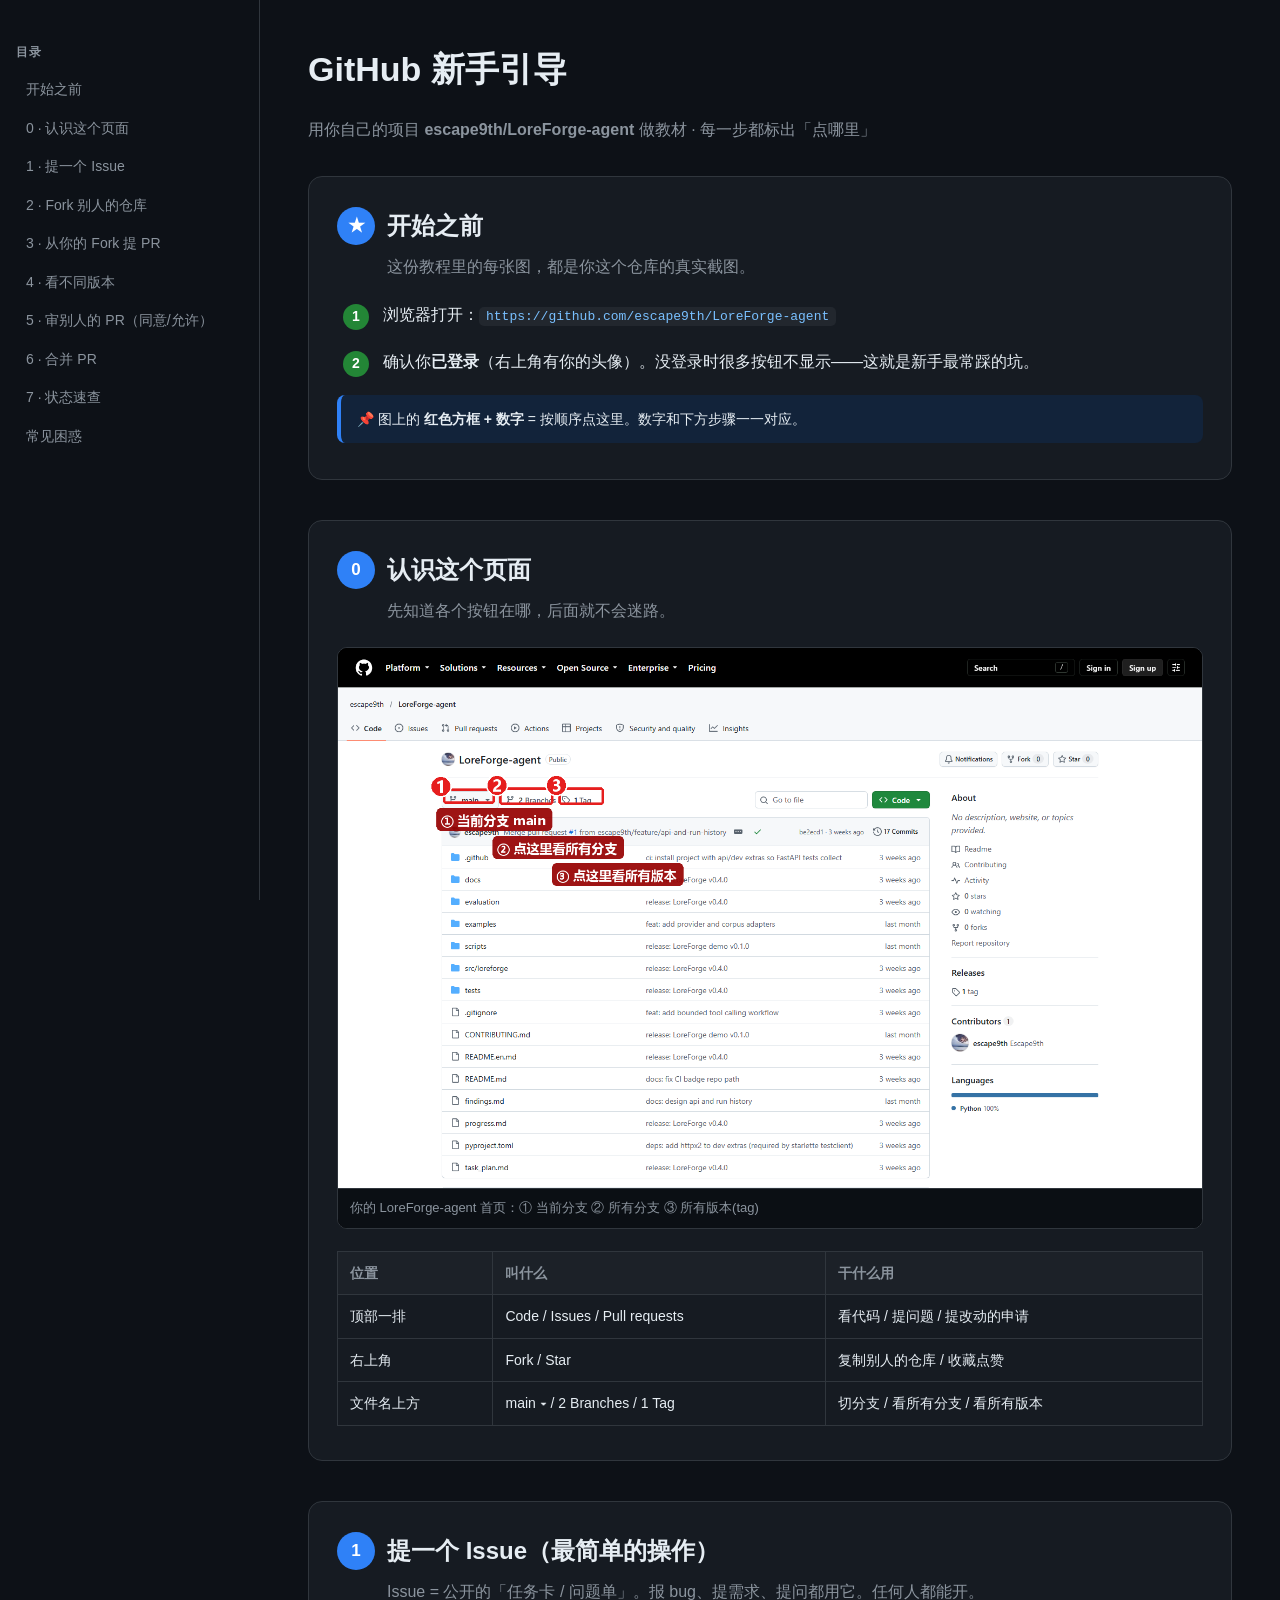
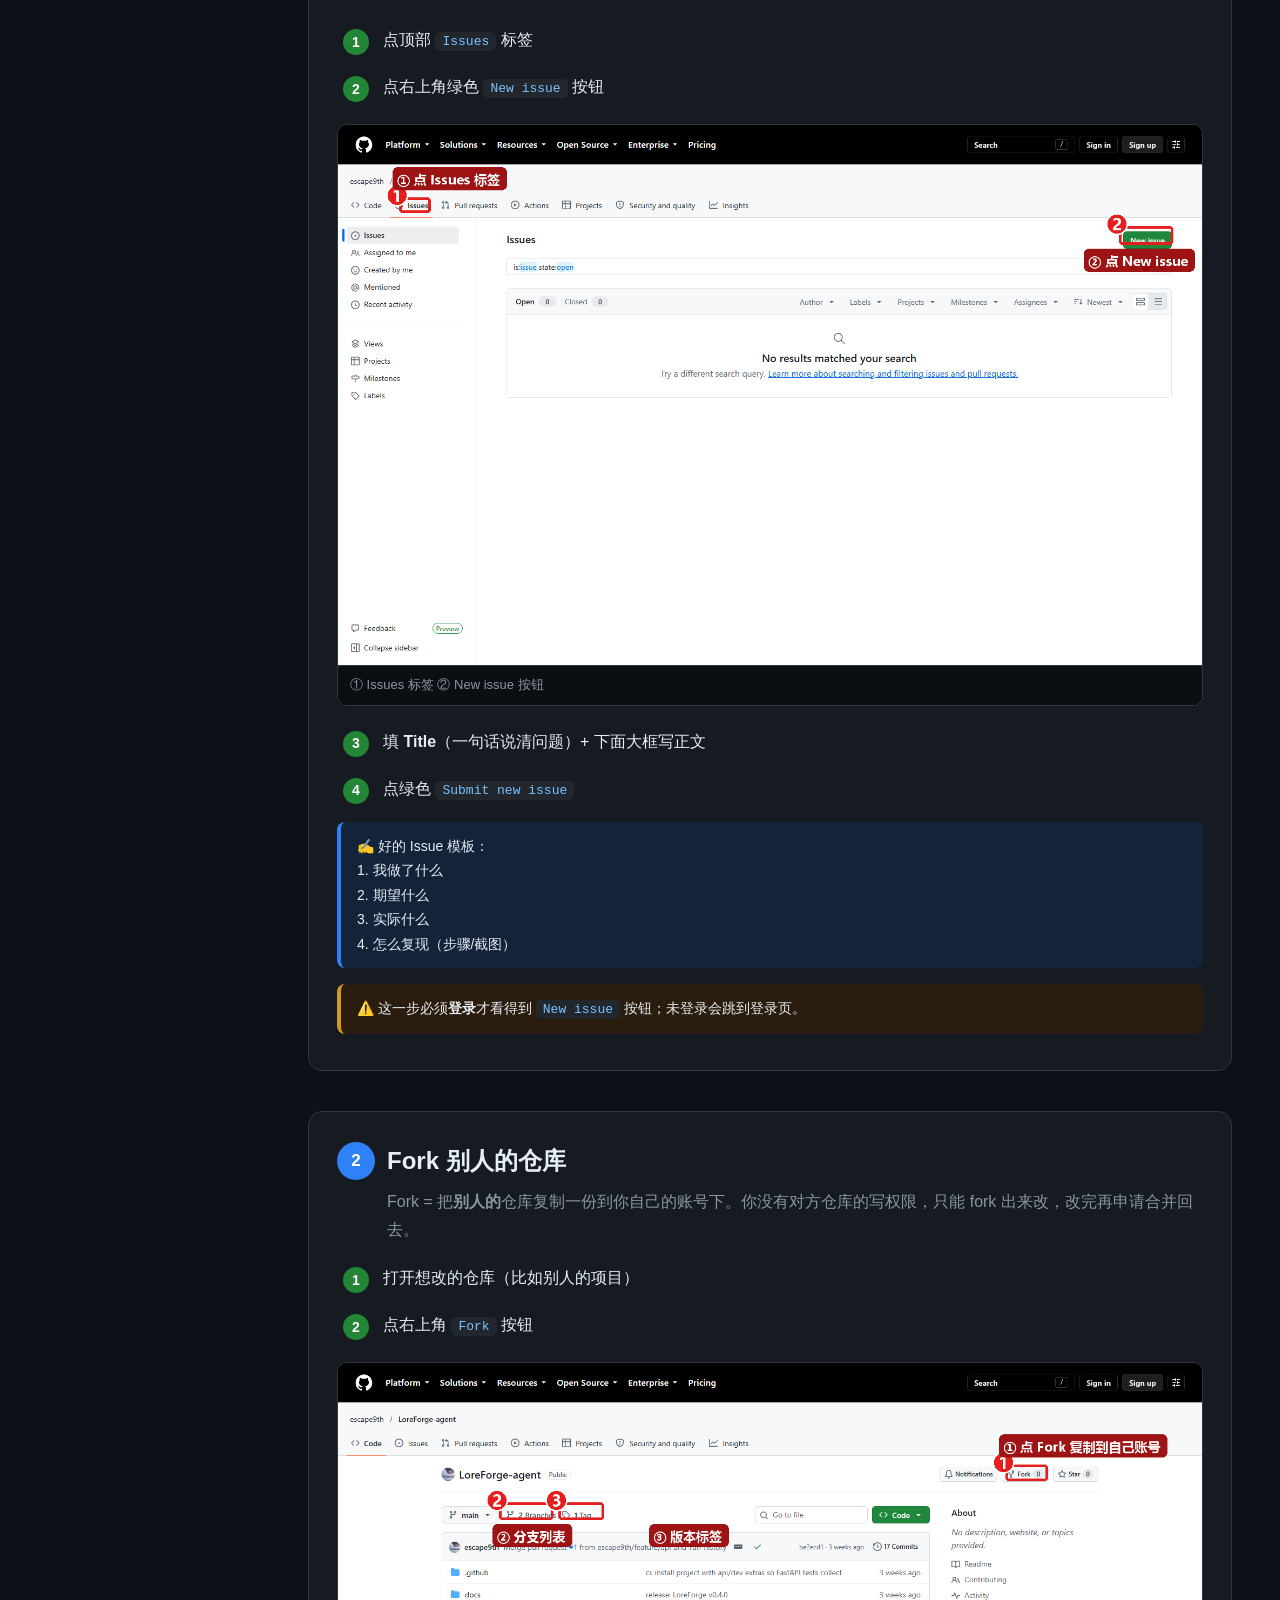
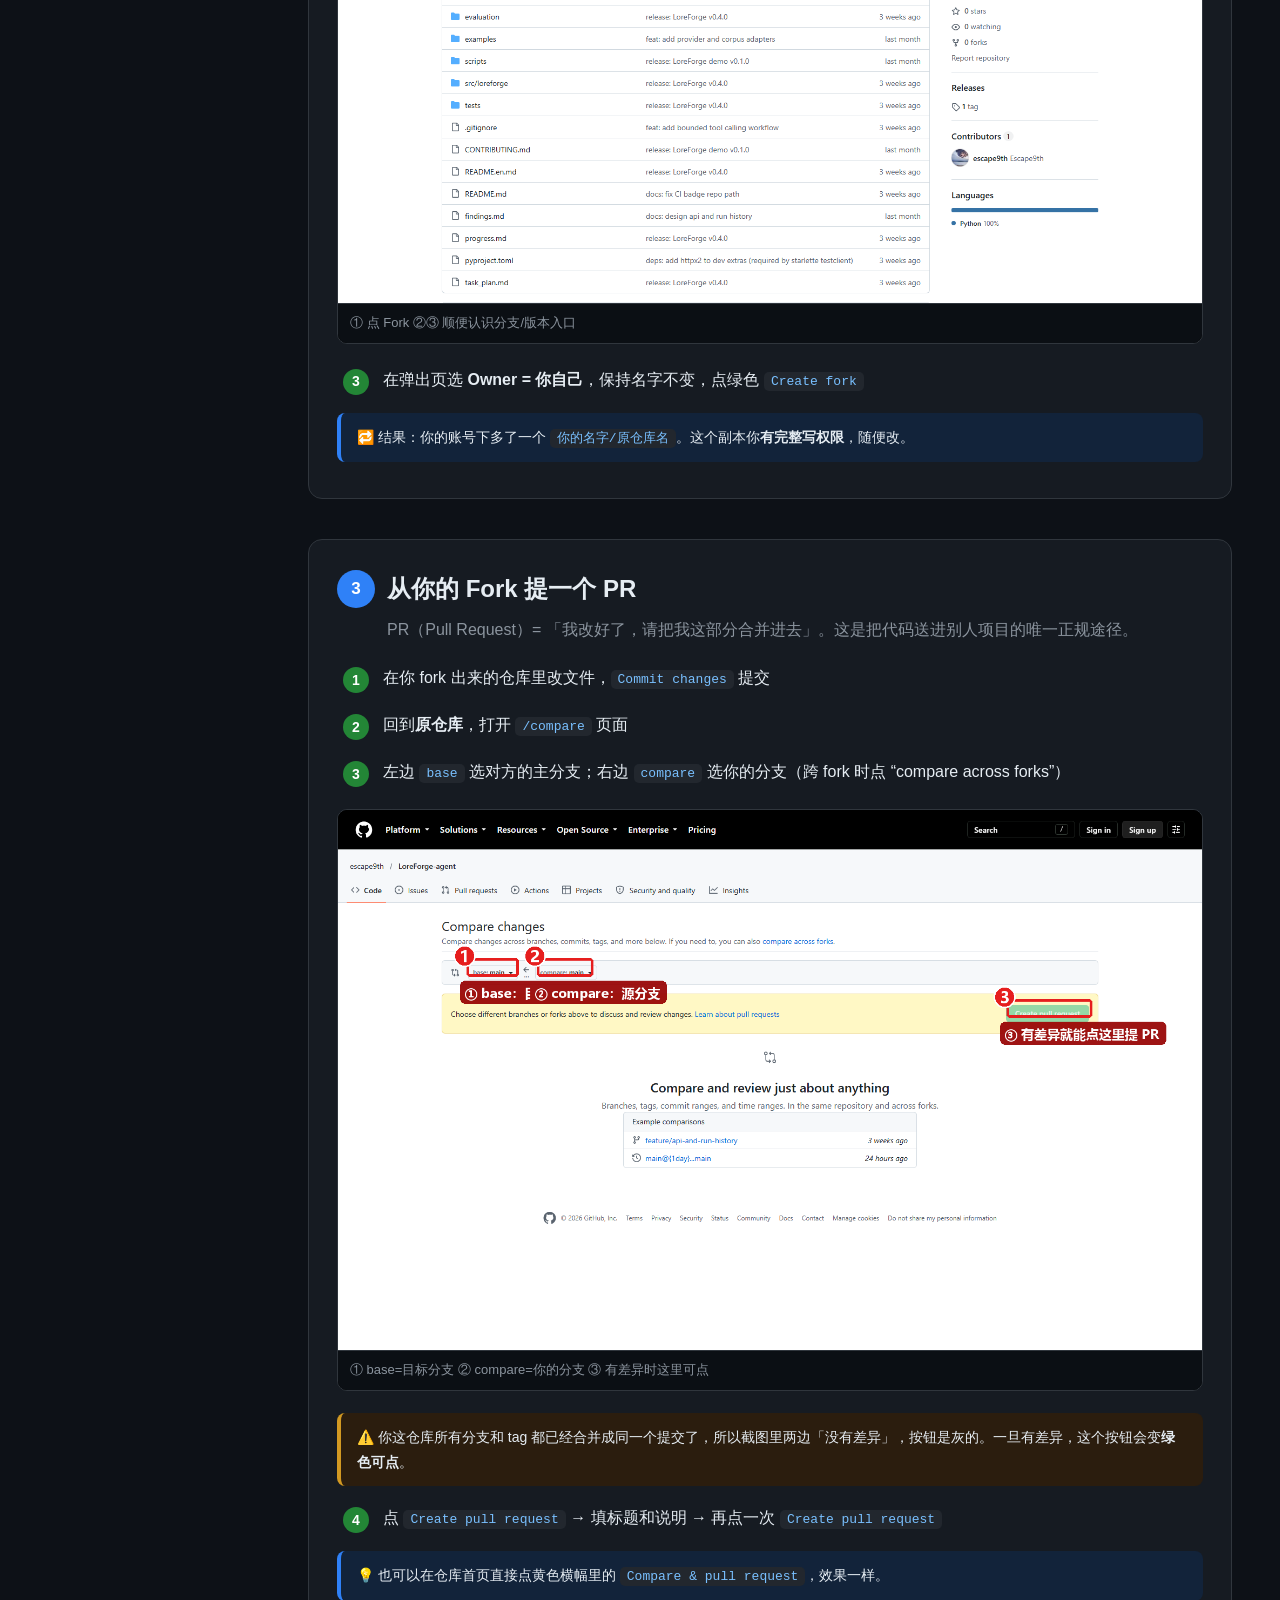
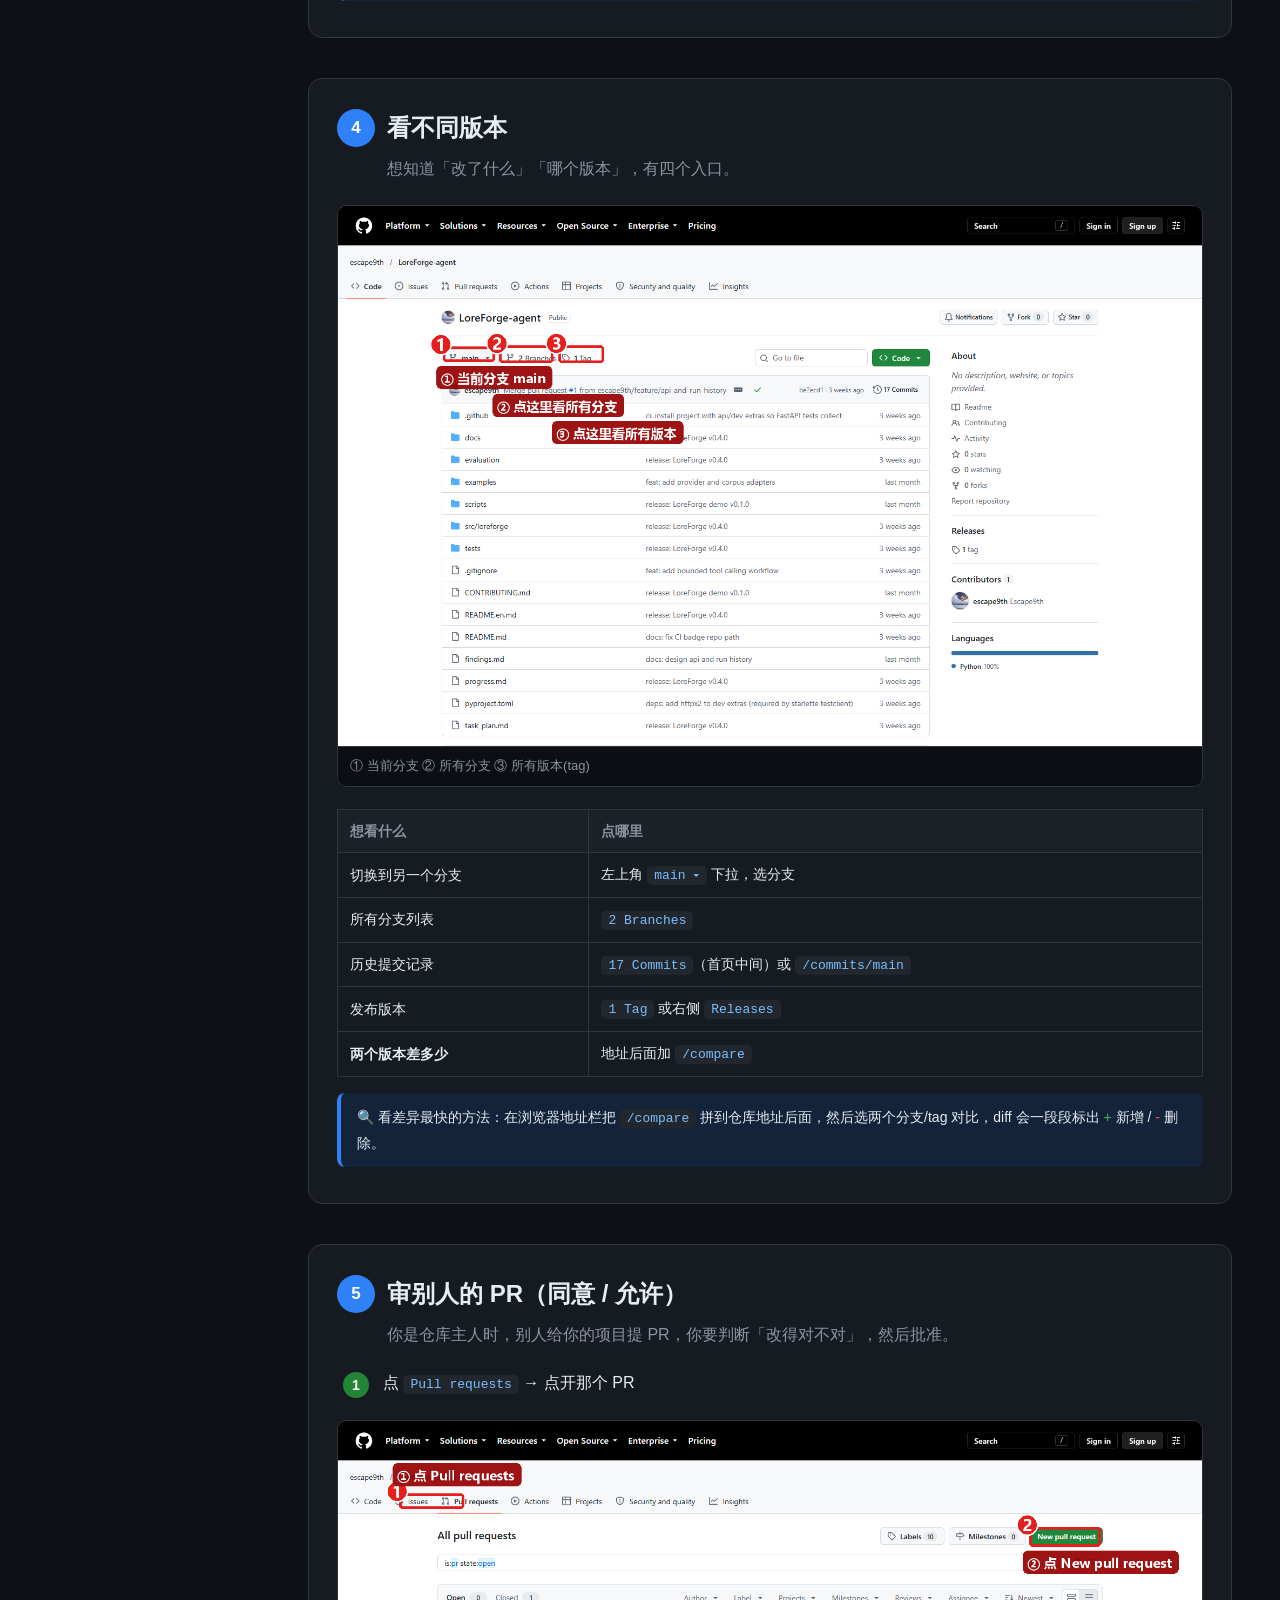
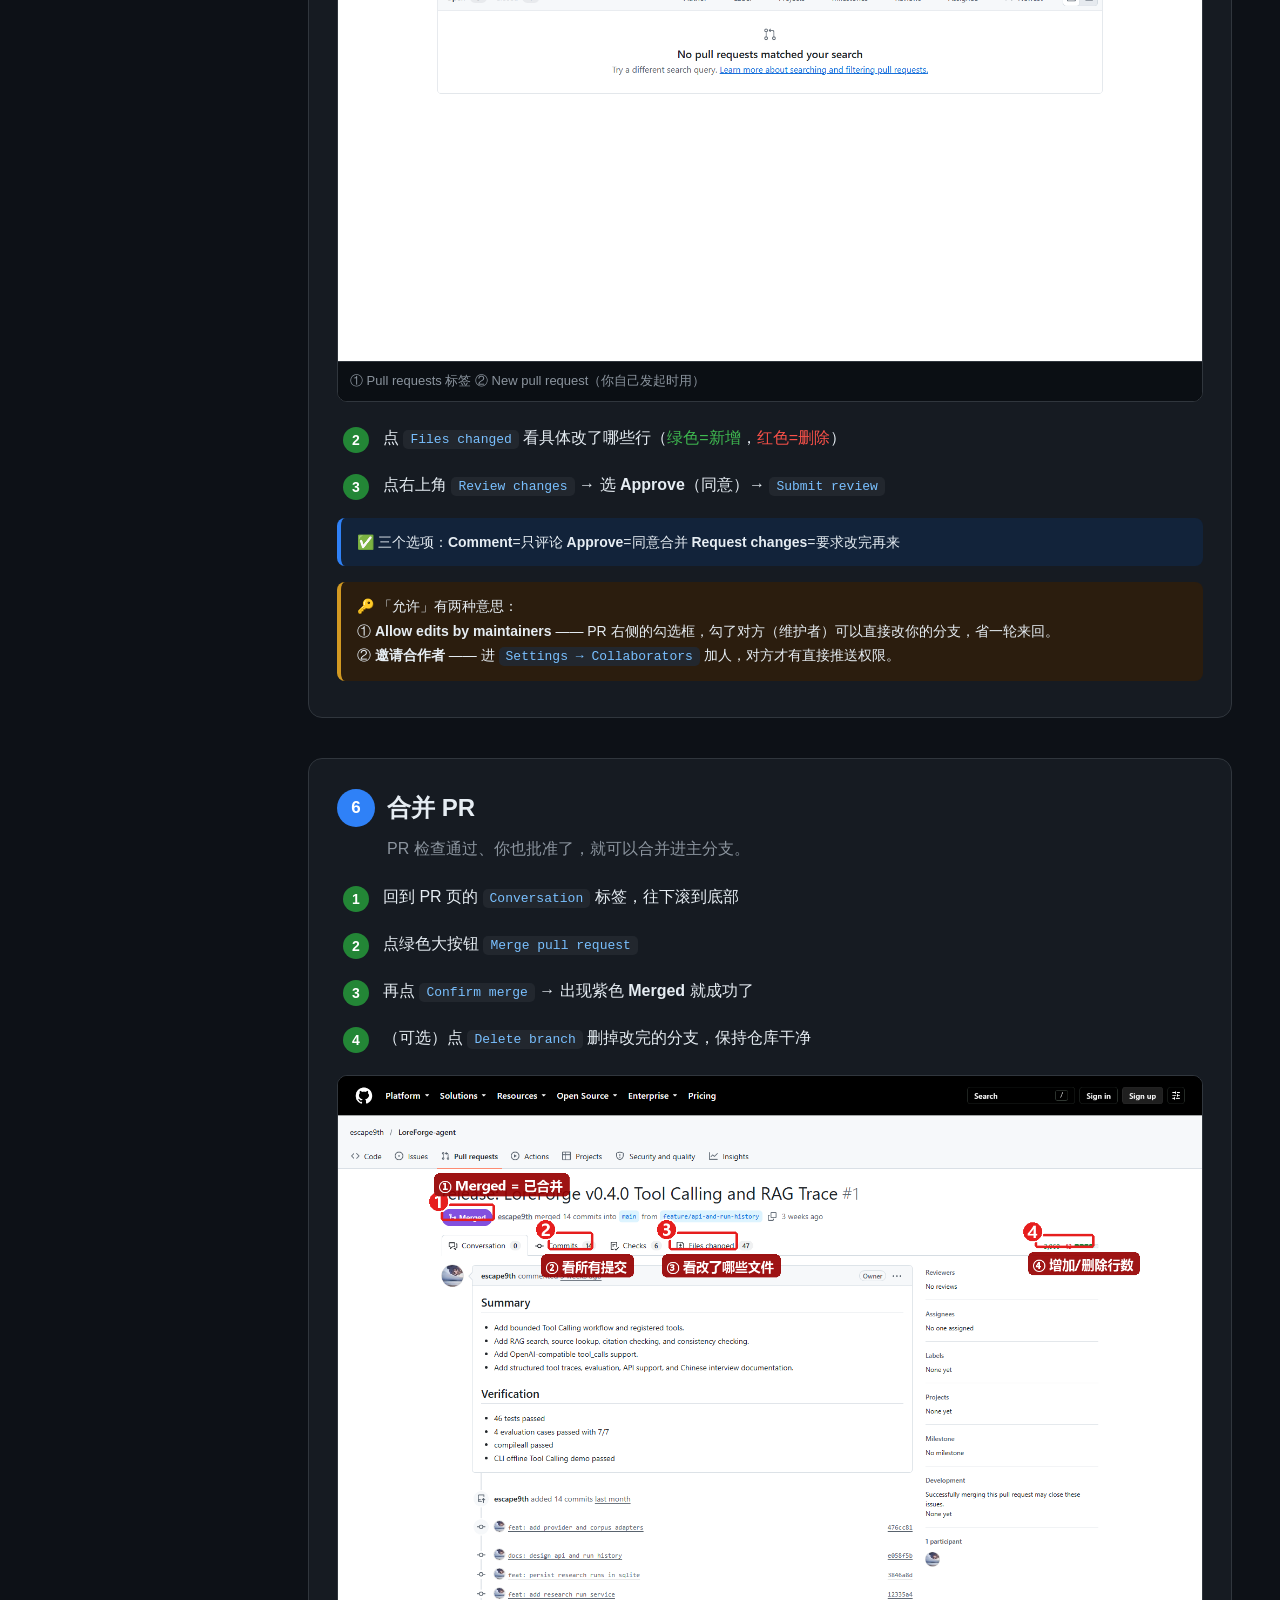
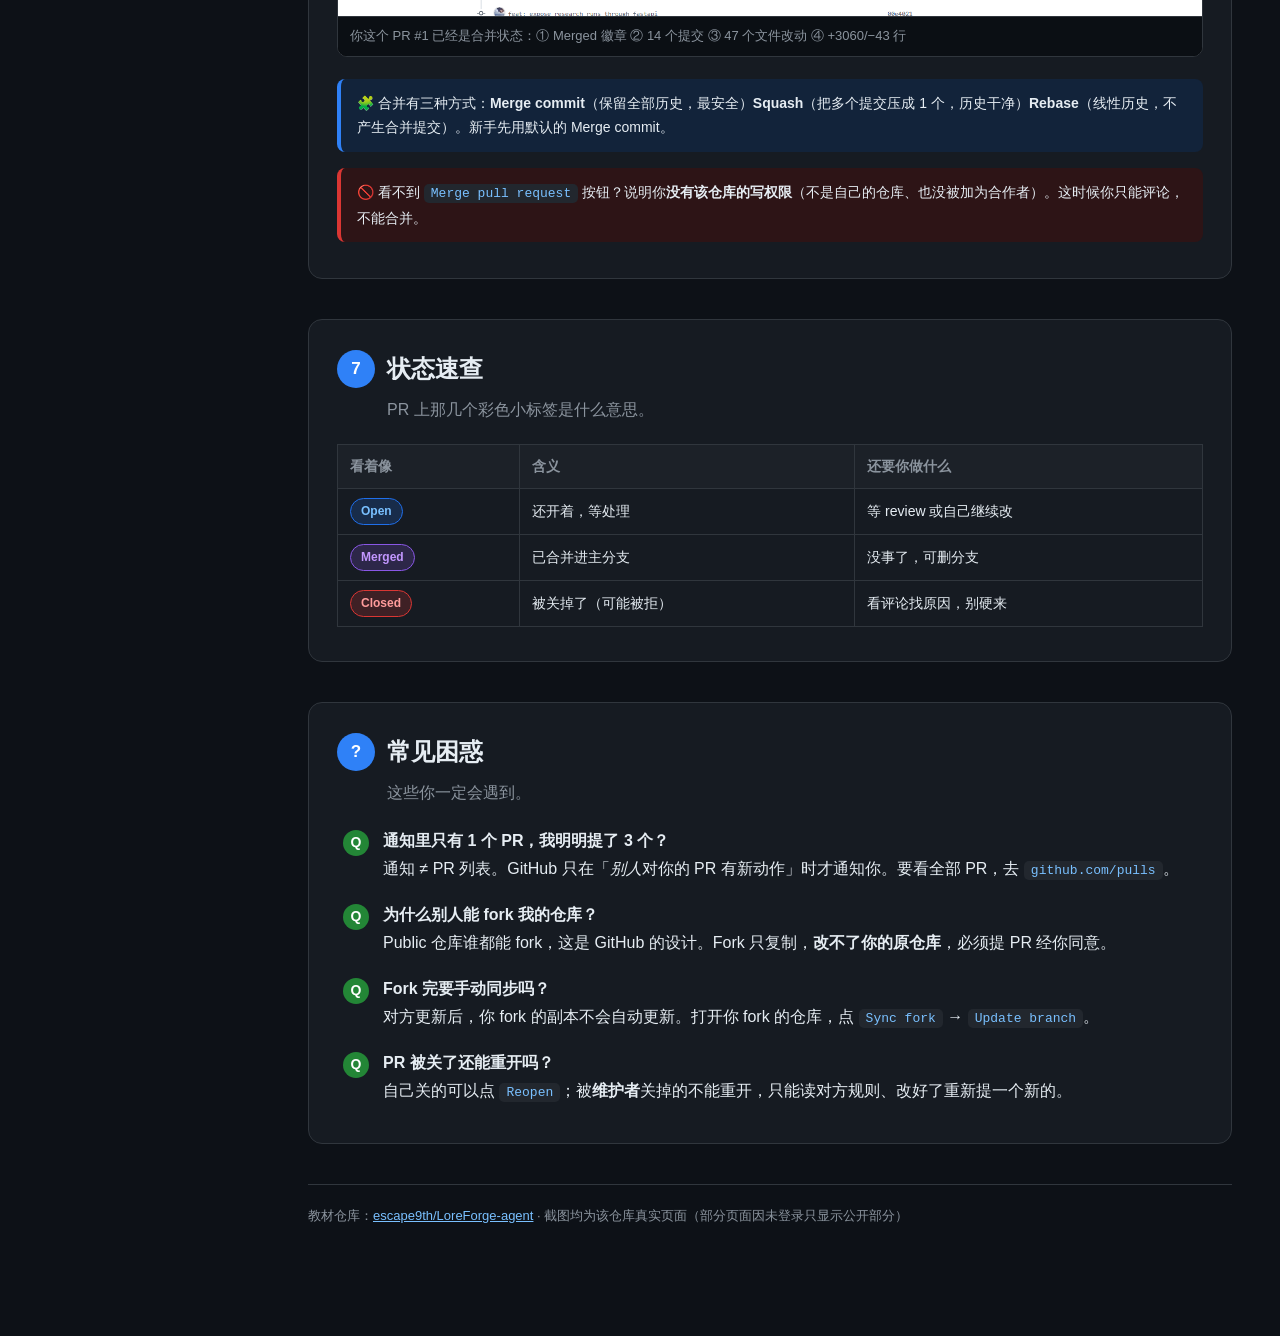
<file: github/index.html>
<!DOCTYPE html>
<html lang="zh-CN">
<head>
<meta charset="UTF-8">
<meta name="viewport" content="width=device-width, initial-scale=1">
<title>GitHub 新手引导 · 用 LoreForge-agent 实战</title>
<style>
  :root{
    --bg:#0d1117; --panel:#161b22; --border:#30363d;
    --text:#e6edf3; --dim:#8b949e; --accent:#2f81f7;
    --green:#238636; --red:#da3633; --purple:#8957e5; --yellow:#d29922;
  }
  *{box-sizing:border-box}
  body{margin:0;background:var(--bg);color:var(--text);
    font-family:-apple-system,"Segoe UI","Microsoft YaHei",sans-serif;line-height:1.75}
  .wrap{display:flex;max-width:1500px;margin:0 auto}
  nav{position:sticky;top:0;align-self:flex-start;width:260px;height:100vh;overflow:auto;
    padding:24px 16px;border-right:1px solid var(--border);font-size:14px;flex-shrink:0}
  nav h3{font-size:12px;letter-spacing:.08em;color:var(--dim);text-transform:uppercase;margin:18px 0 8px}
  nav a{display:block;color:var(--dim);text-decoration:none;padding:6px 10px;border-radius:6px;margin:2px 0}
  nav a:hover{background:#1f2630;color:var(--text)}
  main{flex:1;padding:40px 48px 120px;min-width:0}
  h1{font-size:34px;margin:0 0 8px}
  .sub{color:var(--dim);margin-bottom:32px}
  .chapter{background:var(--panel);border:1px solid var(--border);border-radius:14px;
    padding:28px 28px 20px;margin:0 0 40px}
  .chapter>h2{display:flex;align-items:center;gap:12px;margin:0 0 6px;font-size:24px}
  .num{display:inline-flex;align-items:center;justify-content:center;width:38px;height:38px;
    border-radius:50%;background:var(--accent);color:#fff;font-weight:700;font-size:17px;flex-shrink:0}
  .goal{color:var(--dim);margin:0 0 20px;padding-left:50px}
  .step{display:flex;gap:14px;margin:18px 0;padding-left:6px}
  .step .badge{flex-shrink:0;width:26px;height:26px;border-radius:50%;background:var(--green);
    color:#fff;font-weight:700;font-size:14px;display:flex;align-items:center;justify-content:center;margin-top:3px}
  .step p{margin:0}
  code{background:#22272e;padding:2px 7px;border-radius:5px;font-size:13px;
    font-family:ui-monospace,Consolas,monospace;color:#79c0ff}
  .shot{margin:22px 0;border:1px solid var(--border);border-radius:10px;overflow:hidden;background:#000}
  .shot img{display:block;width:100%;height:auto}
  .cap{font-size:13px;color:var(--dim);padding:8px 12px;background:#0b0f14;border-top:1px solid var(--border)}
  .tip{background:#12233a;border-left:4px solid var(--accent);padding:12px 16px;border-radius:8px;margin:16px 0;font-size:14px}
  .warn{background:#2b1d0e;border-left:4px solid var(--yellow);padding:12px 16px;border-radius:8px;margin:16px 0;font-size:14px}
  .danger{background:#2d1416;border-left:4px solid var(--red);padding:12px 16px;border-radius:8px;margin:16px 0;font-size:14px}
  .pill{display:inline-block;padding:2px 10px;border-radius:20px;font-size:12px;font-weight:600}
  .p-open{background:#1f6feb33;color:#79c0ff;border:1px solid #1f6feb}
  .p-merged{background:#8957e533;color:#c297ff;border:1px solid var(--purple)}
  .p-closed{background:#da363333;color:#ff9c9c;border:1px solid var(--red)}
  table{width:100%;border-collapse:collapse;margin:14px 0;font-size:14px}
  th,td{border:1px solid var(--border);padding:9px 12px;text-align:left}
  th{background:#1c2128;color:var(--dim);font-weight:600}
  .kbd{background:#22272e;border:1px solid var(--border);border-bottom-width:2px;border-radius:5px;
    padding:1px 7px;font-size:12px;font-family:ui-monospace,monospace}
  footer{color:var(--dim);font-size:13px;border-top:1px solid var(--border);padding-top:20px;margin-top:20px}
  @media(max-width:900px){nav{display:none}main{padding:24px 16px 80px}}
</style>
</head>
<body>
<div class="wrap">
<nav>
  <h3>目录</h3>
  <a href="#intro">开始之前</a>
  <a href="#c0">0 · 认识这个页面</a>
  <a href="#c1">1 · 提一个 Issue</a>
  <a href="#c2">2 · Fork 别人的仓库</a>
  <a href="#c3">3 · 从你的 Fork 提 PR</a>
  <a href="#c4">4 · 看不同版本</a>
  <a href="#c5">5 · 审别人的 PR（同意/允许）</a>
  <a href="#c6">6 · 合并 PR</a>
  <a href="#c7">7 · 状态速查</a>
  <a href="#faq">常见困惑</a>
</nav>

<main>
<h1>GitHub 新手引导</h1>
<p class="sub">用你自己的项目 <strong>escape9th/LoreForge-agent</strong> 做教材 · 每一步都标出「点哪里」</p>

<div class="chapter" id="intro">
  <h2><span class="num">★</span> 开始之前</h2>
  <p class="goal">这份教程里的每张图，都是你这个仓库的真实截图。</p>
  <div class="step"><div class="badge">1</div><p>浏览器打开：<code>https://github.com/escape9th/LoreForge-agent</code></p></div>
  <div class="step"><div class="badge">2</div><p>确认你<strong>已登录</strong>（右上角有你的头像）。没登录时很多按钮不显示——这就是新手最常踩的坑。</p></div>
  <div class="tip">📌 图上的 <strong>红色方框 + 数字</strong> = 按顺序点这里。数字和下方步骤一一对应。</div>
</div>

<div class="chapter" id="c0">
  <h2><span class="num">0</span> 认识这个页面</h2>
  <p class="goal">先知道各个按钮在哪，后面就不会迷路。</p>
  <div class="shot"><img src="annotated/06_versions.png" alt="仓库首页">
    <div class="cap">你的 LoreForge-agent 首页：① 当前分支 ② 所有分支 ③ 所有版本(tag)</div></div>
  <table>
    <tr><th>位置</th><th>叫什么</th><th>干什么用</th></tr>
    <tr><td>顶部一排</td><td>Code / Issues / Pull requests</td><td>看代码 / 提问题 / 提改动的申请</td></tr>
    <tr><td>右上角</td><td>Fork / Star</td><td>复制别人的仓库 / 收藏点赞</td></tr>
    <tr><td>文件名上方</td><td>main ▾ / 2 Branches / 1 Tag</td><td>切分支 / 看所有分支 / 看所有版本</td></tr>
  </table>
</div>

<div class="chapter" id="c1">
  <h2><span class="num">1</span> 提一个 Issue（最简单的操作）</h2>
  <p class="goal">Issue = 公开的「任务卡 / 问题单」。报 bug、提需求、提问都用它。任何人都能开。</p>
  <div class="step"><div class="badge">1</div><p>点顶部 <code>Issues</code> 标签</p></div>
  <div class="step"><div class="badge">2</div><p>点右上角绿色 <code>New issue</code> 按钮</p></div>
  <div class="shot"><img src="annotated/02_issue.png" alt="Issues 页面">
    <div class="cap">① Issues 标签 ② New issue 按钮</div></div>
  <div class="step"><div class="badge">3</div><p>填 <strong>Title</strong>（一句话说清问题）+ 下面大框写正文</p></div>
  <div class="step"><div class="badge">4</div><p>点绿色 <code>Submit new issue</code></p></div>
  <div class="tip">✍️ 好的 Issue 模板：<br>1. 我做了什么<br>2. 期望什么<br>3. 实际什么<br>4. 怎么复现（步骤/截图）</div>
  <div class="warn">⚠️ 这一步必须<strong>登录</strong>才看得到 <code>New issue</code> 按钮；未登录会跳到登录页。</div>
</div>

<div class="chapter" id="c2">
  <h2><span class="num">2</span> Fork 别人的仓库</h2>
  <p class="goal">Fork = 把<strong>别人的</strong>仓库复制一份到你自己的账号下。你没有对方仓库的写权限，只能 fork 出来改，改完再申请合并回去。</p>
  <div class="step"><div class="badge">1</div><p>打开想改的仓库（比如别人的项目）</p></div>
  <div class="step"><div class="badge">2</div><p>点右上角 <code>Fork</code> 按钮</p></div>
  <div class="shot"><img src="annotated/01_fork.png" alt="Fork 按钮">
    <div class="cap">① 点 Fork ②③ 顺便认识分支/版本入口</div></div>
  <div class="step"><div class="badge">3</div><p>在弹出页选 <strong>Owner = 你自己</strong>，保持名字不变，点绿色 <code>Create fork</code></p></div>
  <div class="tip">🔁 结果：你的账号下多了一个 <code>你的名字/原仓库名</code>。这个副本你<strong>有完整写权限</strong>，随便改。</div>
</div>

<div class="chapter" id="c3">
  <h2><span class="num">3</span> 从你的 Fork 提一个 PR</h2>
  <p class="goal">PR（Pull Request）= 「我改好了，请把我这部分合并进去」。这是把代码送进别人项目的唯一正规途径。</p>
  <div class="step"><div class="badge">1</div><p>在你 fork 出来的仓库里改文件，<code>Commit changes</code> 提交</p></div>
  <div class="step"><div class="badge">2</div><p>回到<strong>原仓库</strong>，打开 <code>/compare</code> 页面</p></div>
  <div class="step"><div class="badge">3</div><p>左边 <code>base</code> 选对方的主分支；右边 <code>compare</code> 选你的分支（跨 fork 时点 “compare across forks”）</p></div>
  <div class="shot"><img src="annotated/04_compare.png" alt="Compare 页面">
    <div class="cap">① base=目标分支 ② compare=你的分支 ③ 有差异时这里可点</div></div>
  <div class="warn">⚠️ 你这仓库所有分支和 tag 都已经合并成同一个提交了，所以截图里两边「没有差异」，按钮是灰的。一旦有差异，这个按钮会变<strong>绿色可点</strong>。</div>
  <div class="step"><div class="badge">4</div><p>点 <code>Create pull request</code> → 填标题和说明 → 再点一次 <code>Create pull request</code></p></div>
  <div class="tip">💡 也可以在仓库首页直接点黄色横幅里的 <code>Compare &amp; pull request</code>，效果一样。</div>
</div>

<div class="chapter" id="c4">
  <h2><span class="num">4</span> 看不同版本</h2>
  <p class="goal">想知道「改了什么」「哪个版本」，有四个入口。</p>
  <div class="shot"><img src="annotated/06_versions.png" alt="版本入口">
    <div class="cap">① 当前分支 ② 所有分支 ③ 所有版本(tag)</div></div>
  <table>
    <tr><th>想看什么</th><th>点哪里</th></tr>
    <tr><td>切换到另一个分支</td><td>左上角 <code>main ▾</code> 下拉，选分支</td></tr>
    <tr><td>所有分支列表</td><td><code>2 Branches</code></td></tr>
    <tr><td>历史提交记录</td><td><code>17 Commits</code>（首页中间）或 <code>/commits/main</code></td></tr>
    <tr><td>发布版本</td><td><code>1 Tag</code> 或右侧 <code>Releases</code></td></tr>
    <tr><td><strong>两个版本差多少</strong></td><td>地址后面加 <code>/compare</code></td></tr>
  </table>
  <div class="tip">🔍 看差异最快的方法：在浏览器地址栏把 <code>/compare</code> 拼到仓库地址后面，然后选两个分支/tag 对比，diff 会一段段标出 <span style="color:#3fb950">+</span> 新增 / <span style="color:#f85149">-</span> 删除。</div>
</div>

<div class="chapter" id="c5">
<h2><span class="num">5</span> 审别人的 PR（同意 / 允许）</h2>
<p class="goal">你是仓库主人时，别人给你的项目提 PR，你要判断「改得对不对」，然后批准。</p>
<div class="step"><div class="badge">1</div><p>点 <code>Pull requests</code> → 点开那个 PR</p></div>
<div class="shot"><img src="annotated/03_pullrequest.png" alt="PR 列表">
  <div class="cap">① Pull requests 标签 ② New pull request（你自己发起时用）</div></div>
<div class="step"><div class="badge">2</div><p>点 <code>Files changed</code> 看具体改了哪些行（<span style="color:#3fb950">绿色=新增</span>，<span style="color:#f85149">红色=删除</span>）</p></div>
<div class="step"><div class="badge">3</div><p>点右上角 <code>Review changes</code> → 选 <strong>Approve</strong>（同意）→ <code>Submit review</code></p></div>
<div class="tip">✅ 三个选项：<strong>Comment</strong>=只评论 <strong>Approve</strong>=同意合并 <strong>Request changes</strong>=要求改完再来</div>
<div class="warn">🔑 「允许」有两种意思：<br>
① <strong>Allow edits by maintainers</strong> —— PR 右侧的勾选框，勾了对方（维护者）可以直接改你的分支，省一轮来回。<br>
② <strong>邀请合作者</strong> —— 进 <code>Settings → Collaborators</code> 加人，对方才有直接推送权限。</div>
</div>

<div class="chapter" id="c6">
<h2><span class="num">6</span> 合并 PR</h2>
<p class="goal">PR 检查通过、你也批准了，就可以合并进主分支。</p>
<div class="step"><div class="badge">1</div><p>回到 PR 页的 <code>Conversation</code> 标签，往下滚到底部</p></div>
<div class="step"><div class="badge">2</div><p>点绿色大按钮 <code>Merge pull request</code></p></div>
<div class="step"><div class="badge">3</div><p>再点 <code>Confirm merge</code> → 出现紫色 <strong>Merged</strong> 就成功了</p></div>
<div class="step"><div class="badge">4</div><p>（可选）点 <code>Delete branch</code> 删掉改完的分支，保持仓库干净</p></div>
<div class="shot"><img src="annotated/05_merge.png" alt="已合并的 PR">
  <div class="cap">你这个 PR #1 已经是合并状态：① Merged 徽章 ② 14 个提交 ③ 47 个文件改动 ④ +3060/−43 行</div></div>
<div class="tip">🧩 合并有三种方式：<strong>Merge commit</strong>（保留全部历史，最安全）<strong>Squash</strong>（把多个提交压成 1 个，历史干净）<strong>Rebase</strong>（线性历史，不产生合并提交）。新手先用默认的 Merge commit。</div>
<div class="danger">🚫 看不到 <code>Merge pull request</code> 按钮？说明你<strong>没有该仓库的写权限</strong>（不是自己的仓库、也没被加为合作者）。这时候你只能评论，不能合并。</div>
</div>

<div class="chapter" id="c7">
  <h2><span class="num">7</span> 状态速查</h2>
  <p class="goal">PR 上那几个彩色小标签是什么意思。</p>
  <table>
    <tr><th>看着像</th><th>含义</th><th>还要你做什么</th></tr>
    <tr><td><span class="pill p-open">Open</span></td><td>还开着，等处理</td><td>等 review 或自己继续改</td></tr>
    <tr><td><span class="pill p-merged">Merged</span></td><td>已合并进主分支</td><td>没事了，可删分支</td></tr>
    <tr><td><span class="pill p-closed">Closed</span></td><td>被关掉了（可能被拒）</td><td>看评论找原因，别硬来</td></tr>
  </table>
</div>

<div class="chapter" id="faq">
  <h2><span class="num">?</span> 常见困惑</h2>
  <p class="goal">这些你一定会遇到。</p>
  <div class="step"><div class="badge">Q</div><p><strong>通知里只有 1 个 PR，我明明提了 3 个？</strong><br>
  通知 ≠ PR 列表。GitHub 只在「<em>别人</em>对你的 PR 有新动作」时才通知你。要看全部 PR，去 <code>github.com/pulls</code>。</p></div>
  <div class="step"><div class="badge">Q</div><p><strong>为什么别人能 fork 我的仓库？</strong><br>
  Public 仓库谁都能 fork，这是 GitHub 的设计。Fork 只复制，<strong>改不了你的原仓库</strong>，必须提 PR 经你同意。</p></div>
  <div class="step"><div class="badge">Q</div><p><strong>Fork 完要手动同步吗？</strong><br>
  对方更新后，你 fork 的副本不会自动更新。打开你 fork 的仓库，点 <code>Sync fork</code> → <code>Update branch</code>。</p></div>
  <div class="step"><div class="badge">Q</div><p><strong>PR 被关了还能重开吗？</strong><br>
  自己关的可以点 <code>Reopen</code>；被<strong>维护者</strong>关掉的不能重开，只能读对方规则、改好了重新提一个新的。</p></div>
</div>

<footer>
  教材仓库：<a href="https://github.com/escape9th/LoreForge-agent" style="color:#79c0ff">escape9th/LoreForge-agent</a>
  · 截图均为该仓库真实页面（部分页面因未登录只显示公开部分）
</footer>
</main>
</div>
</body>
</html>
</file>
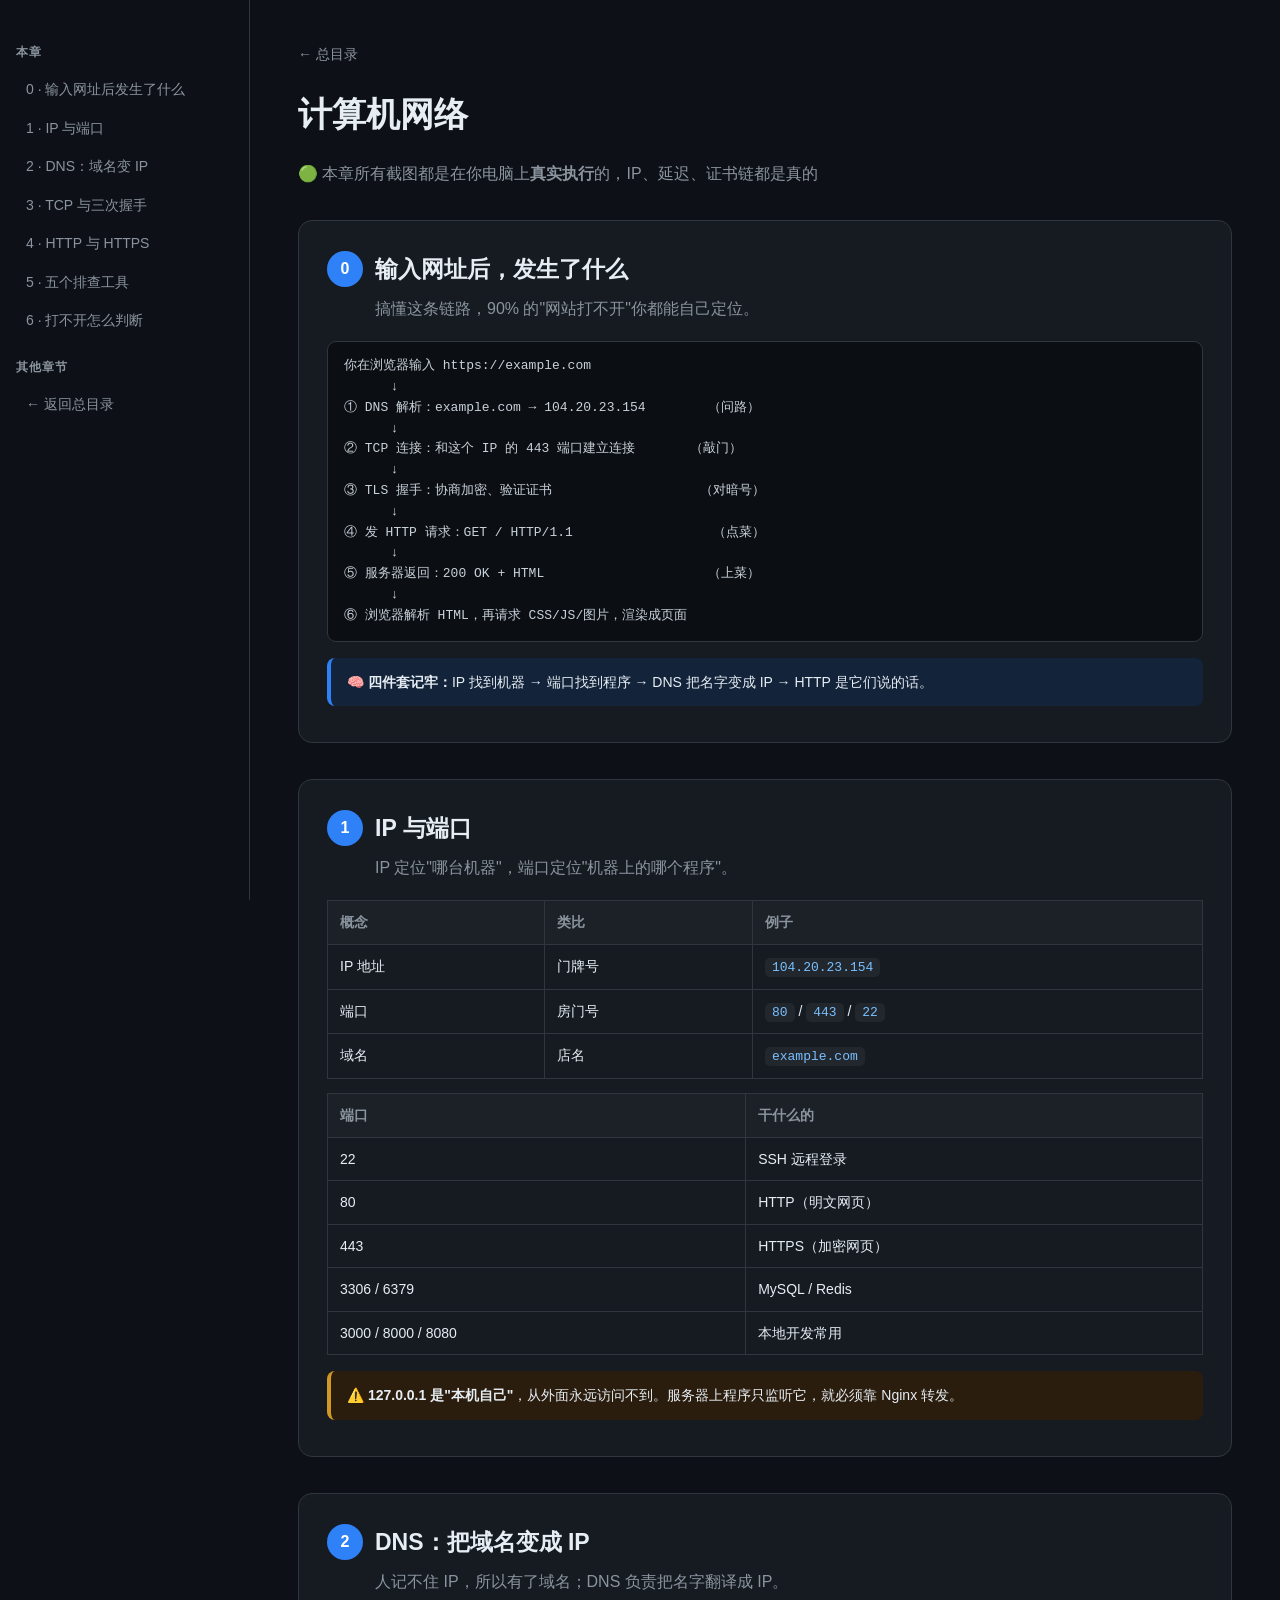
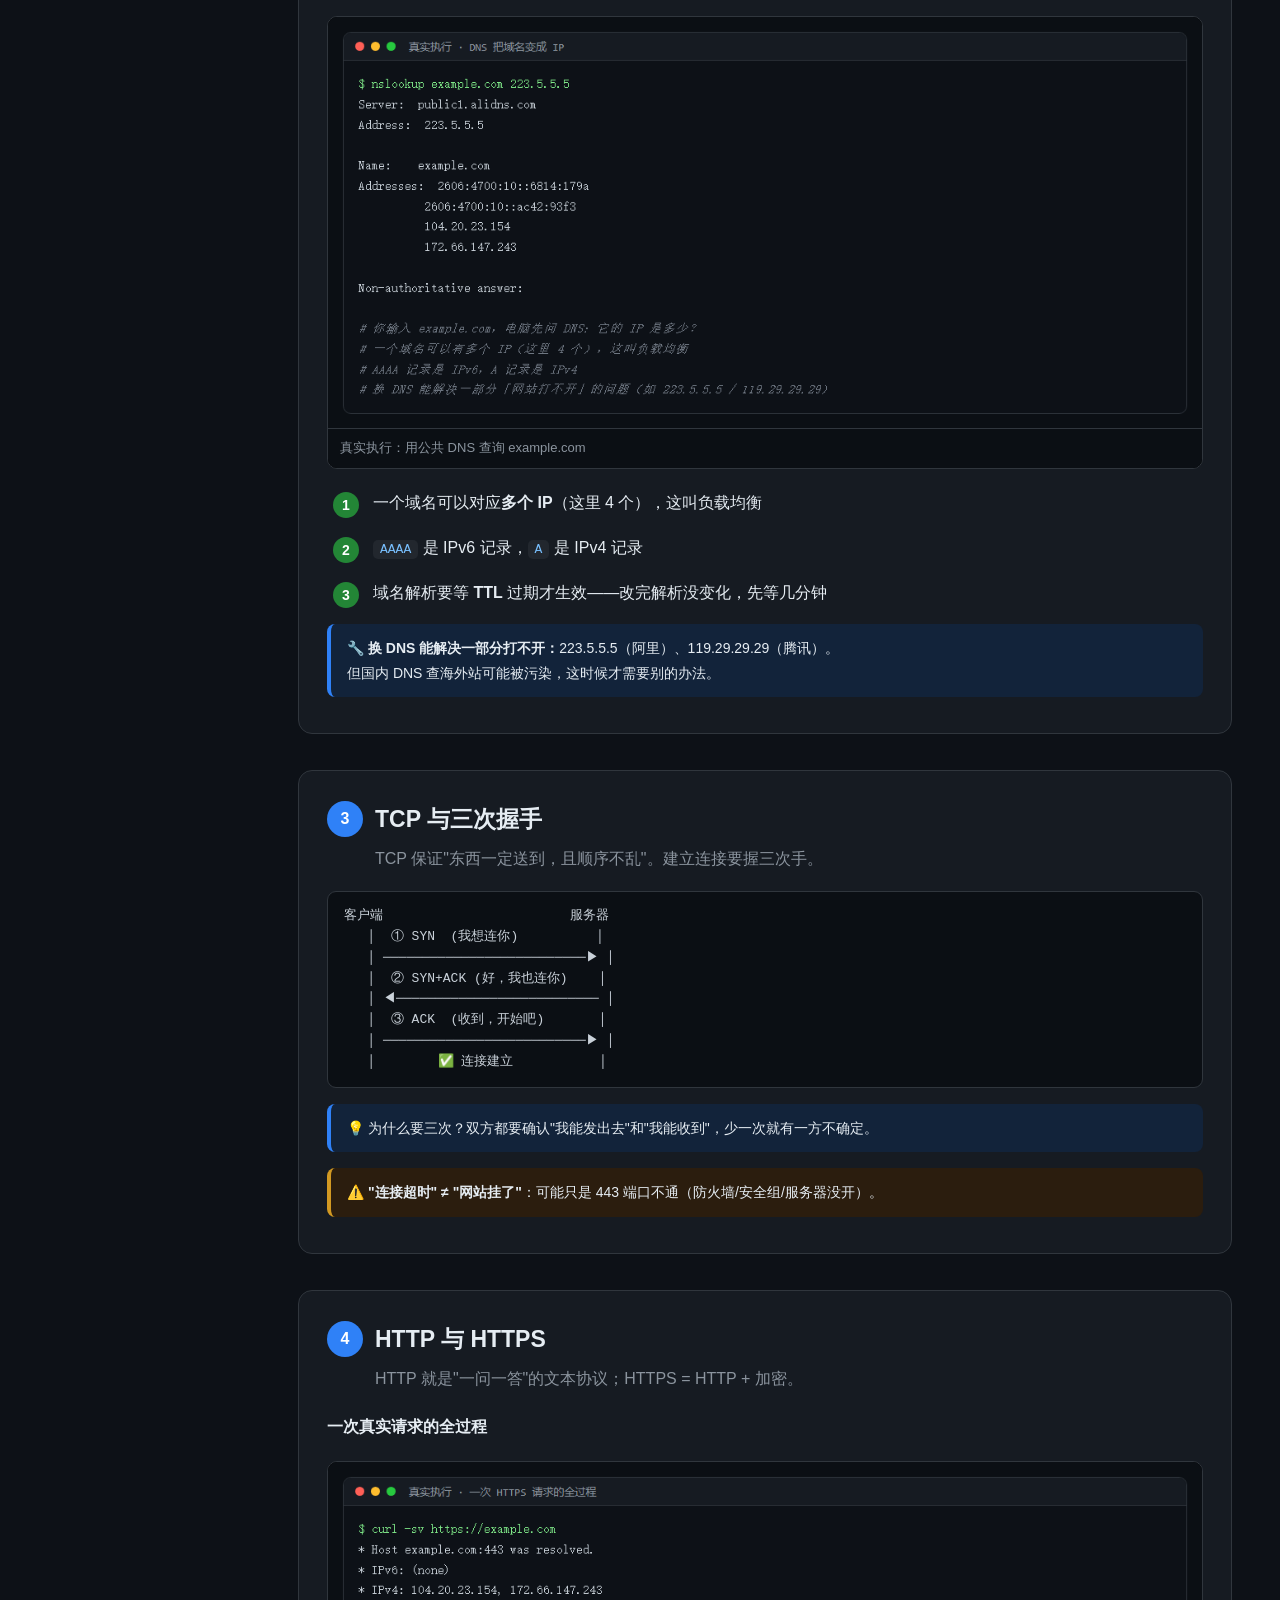
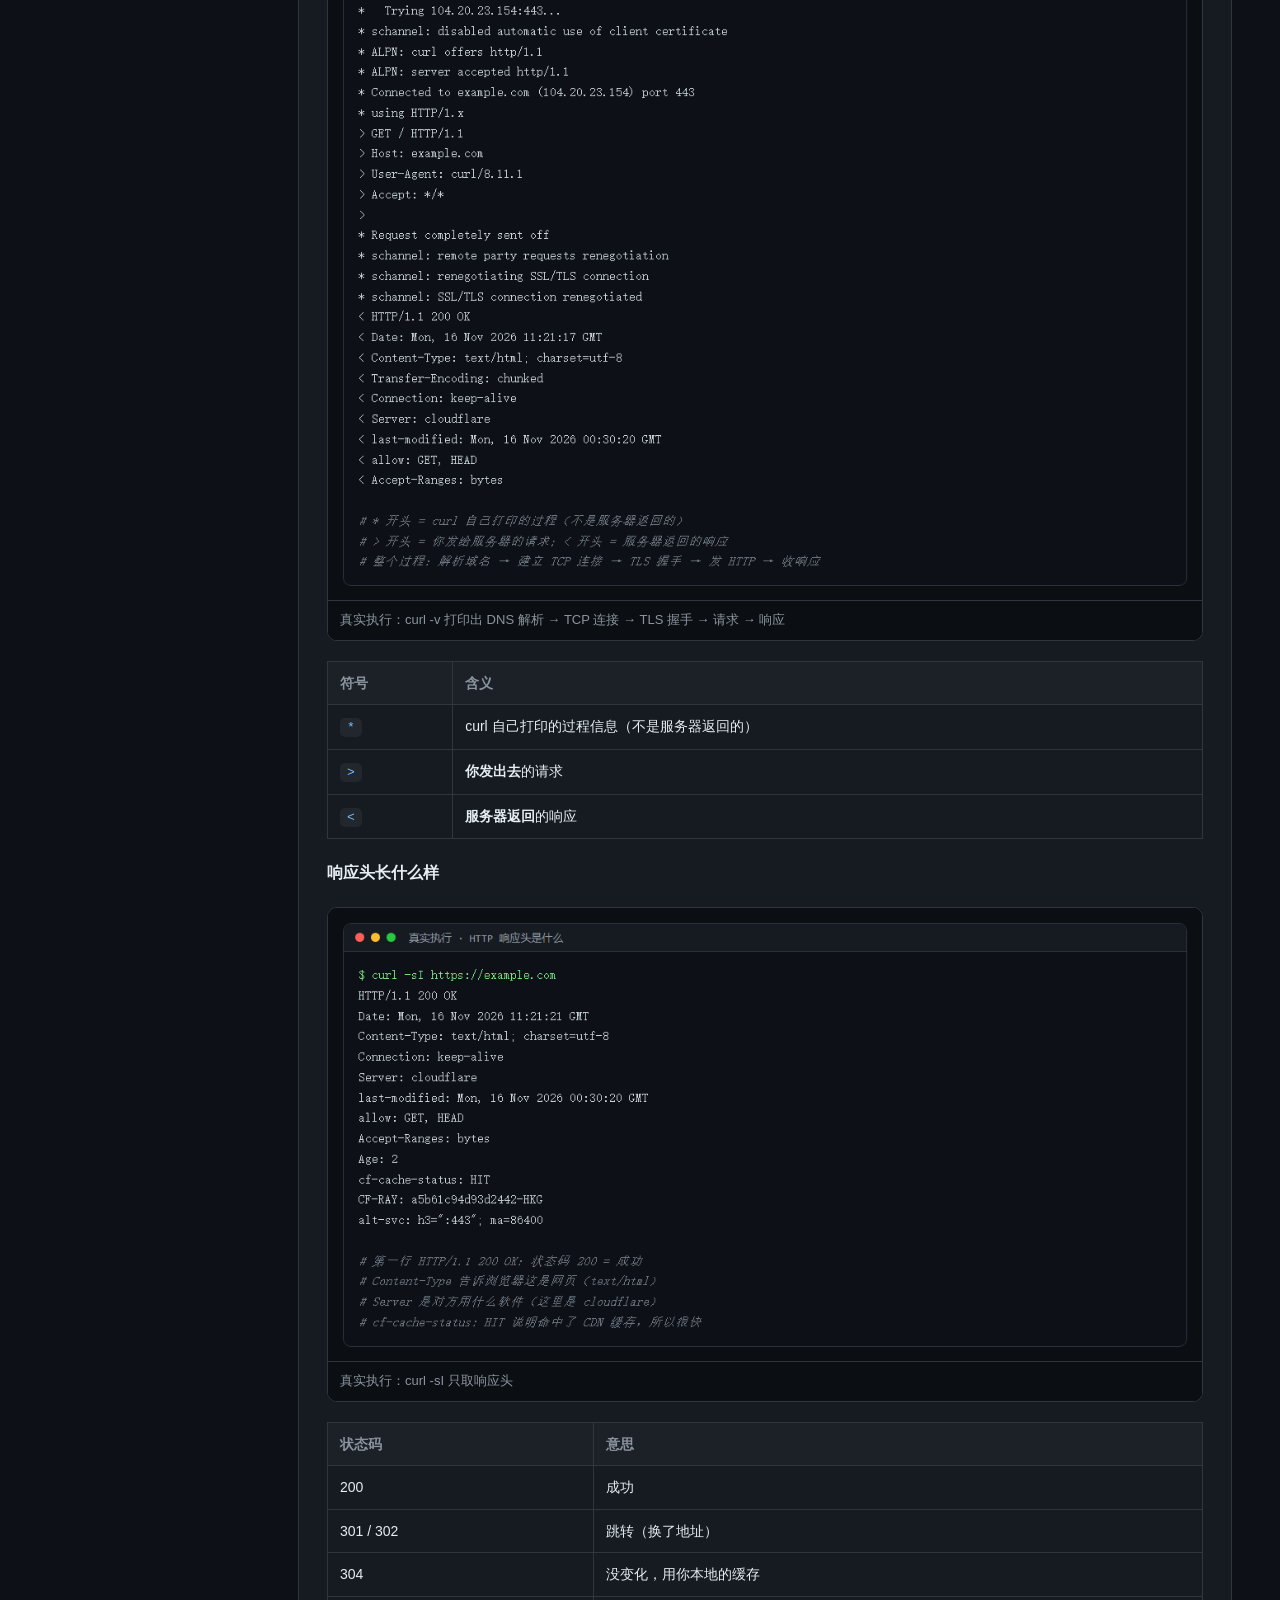
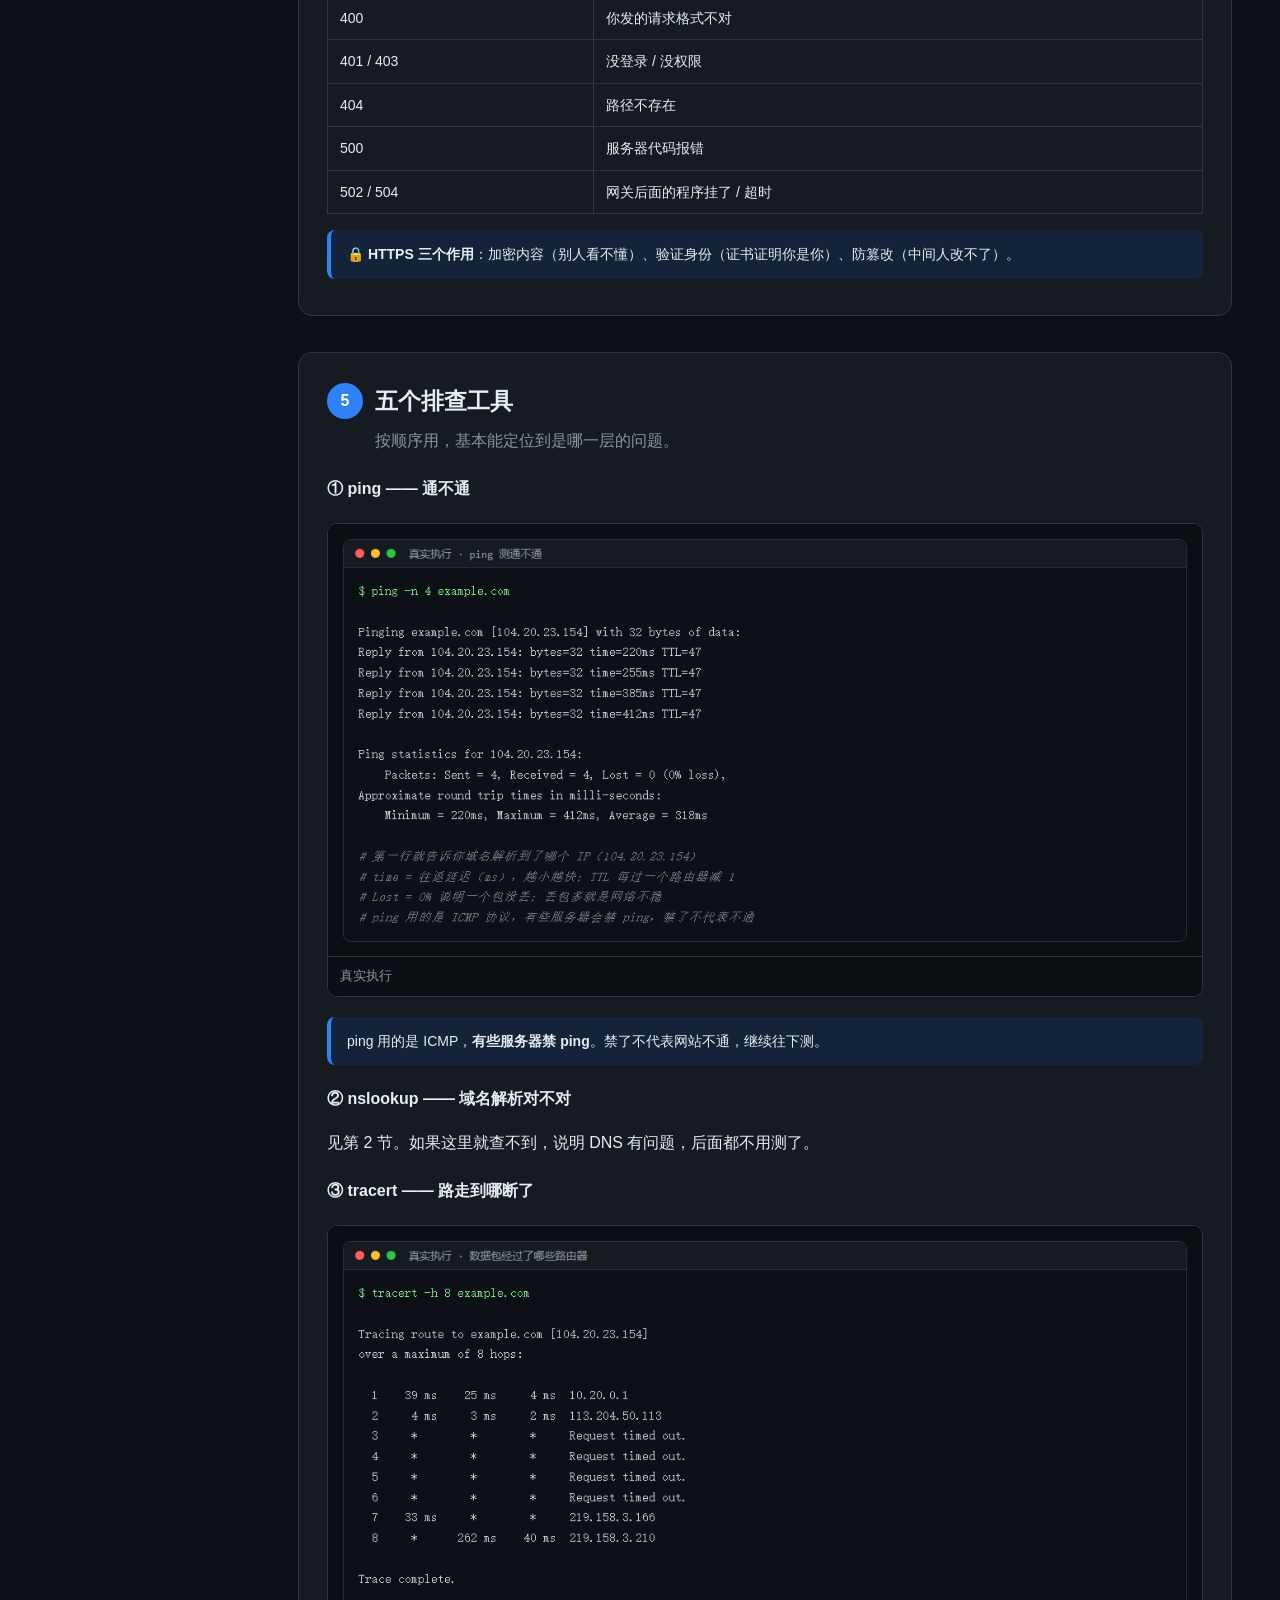
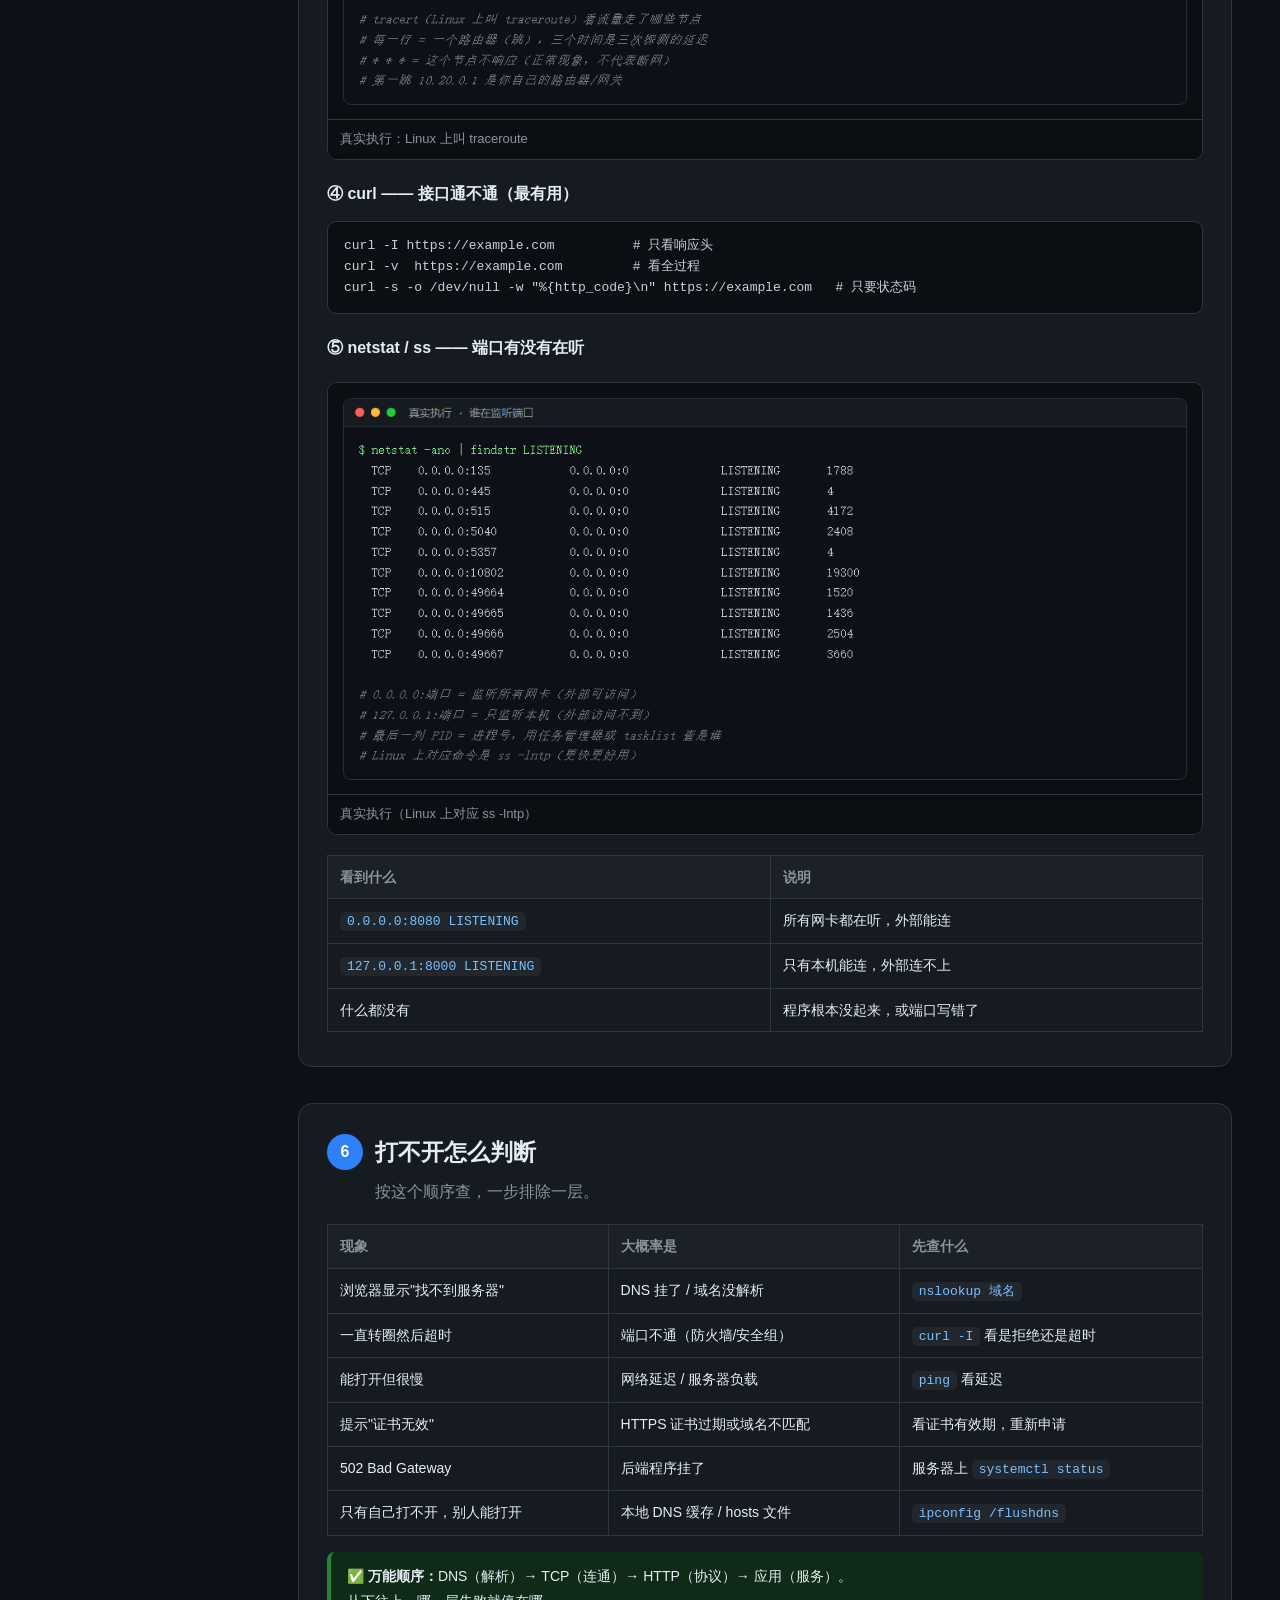
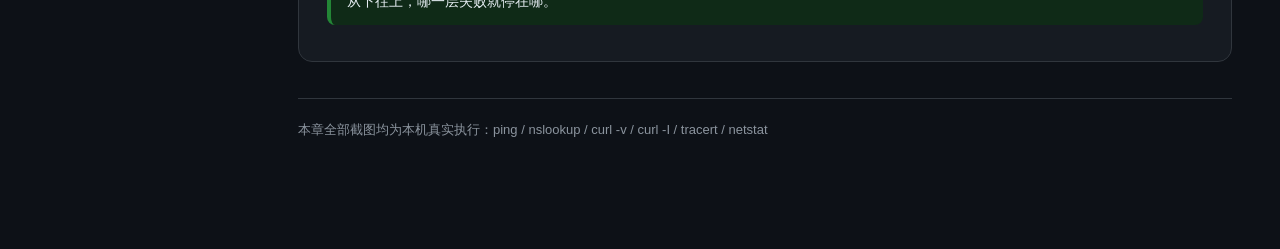
<file: network/index.html>
<!DOCTYPE html>
<html lang="zh-CN">
<head>
<meta charset="UTF-8">
<meta name="viewport" content="width=device-width, initial-scale=1">
<title>计算机网络 · 网站到底怎么跑起来的</title>
<link rel="stylesheet" href="../assets/handbook.css">
</head>
<body>
<div class="wrap">
<nav>
  <h3>本章</h3>
  <a href="#map">0 · 输入网址后发生了什么</a>
  <a href="#ipport">1 · IP 与端口</a>
  <a href="#dns">2 · DNS：域名变 IP</a>
  <a href="#tcp">3 · TCP 与三次握手</a>
  <a href="#http">4 · HTTP 与 HTTPS</a>
  <a href="#tools">5 · 五个排查工具</a>
  <a href="#trouble">6 · 打不开怎么判断</a>
  <h3>其他章节</h3>
  <a href="../index.html">← 返回总目录</a>
</nav>

<main>
<a class="back" href="../index.html">← 总目录</a>
<h1>计算机网络</h1>
<p class="sub">🟢 本章所有截图都是在你电脑上<strong>真实执行</strong>的，IP、延迟、证书链都是真的</p>

<div class="chapter" id="map">
  <h2><span class="num">0</span> 输入网址后，发生了什么</h2>
  <p class="goal">搞懂这条链路，90% 的"网站打不开"你都能自己定位。</p>
  <pre class="code"><code>你在浏览器输入 https://example.com
      ↓
① DNS 解析：example.com → 104.20.23.154        （问路）
      ↓
② TCP 连接：和这个 IP 的 443 端口建立连接       （敲门）
      ↓
③ TLS 握手：协商加密、验证证书                   （对暗号）
      ↓
④ 发 HTTP 请求：GET / HTTP/1.1                  （点菜）
      ↓
⑤ 服务器返回：200 OK + HTML                     （上菜）
      ↓
⑥ 浏览器解析 HTML，再请求 CSS/JS/图片，渲染成页面</code></pre>
  <div class="tip">🧠 <strong>四件套记牢：</strong>IP 找到机器 → 端口找到程序 → DNS 把名字变成 IP → HTTP 是它们说的话。</div>
</div>

<div class="chapter" id="ipport">
  <h2><span class="num">1</span> IP 与端口</h2>
  <p class="goal">IP 定位"哪台机器"，端口定位"机器上的哪个程序"。</p>
  <table>
    <tr><th>概念</th><th>类比</th><th>例子</th></tr>
    <tr><td>IP 地址</td><td>门牌号</td><td><code>104.20.23.154</code></td></tr>
    <tr><td>端口</td><td>房门号</td><td><code>80</code> / <code>443</code> / <code>22</code></td></tr>
    <tr><td>域名</td><td>店名</td><td><code>example.com</code></td></tr>
  </table>
  <table>
    <tr><th>端口</th><th>干什么的</th></tr>
    <tr><td>22</td><td>SSH 远程登录</td></tr>
    <tr><td>80</td><td>HTTP（明文网页）</td></tr>
    <tr><td>443</td><td>HTTPS（加密网页）</td></tr>
    <tr><td>3306 / 6379</td><td>MySQL / Redis</td></tr>
    <tr><td>3000 / 8000 / 8080</td><td>本地开发常用</td></tr>
  </table>
  <div class="warn">⚠️ <strong>127.0.0.1 是"本机自己"</strong>，从外面永远访问不到。服务器上程序只监听它，就必须靠 Nginx 转发。</div>
</div>

<div class="chapter" id="dns">
  <h2><span class="num">2</span> DNS：把域名变成 IP</h2>
  <p class="goal">人记不住 IP，所以有了域名；DNS 负责把名字翻译成 IP。</p>
  <div class="shot"><img src="shots/02_dns.png" alt="nslookup 真实输出">
    <div class="cap">真实执行：用公共 DNS 查询 example.com</div></div>
  <div class="step"><div class="badge">1</div><p>一个域名可以对应<strong>多个 IP</strong>（这里 4 个），这叫负载均衡</p></div>
  <div class="step"><div class="badge">2</div><p><code>AAAA</code> 是 IPv6 记录，<code>A</code> 是 IPv4 记录</p></div>
  <div class="step"><div class="badge">3</div><p>域名解析要等 <strong>TTL</strong> 过期才生效——改完解析没变化，先等几分钟</p></div>
  <div class="tip">🔧 <strong>换 DNS 能解决一部分打不开：</strong>223.5.5.5（阿里）、119.29.29.29（腾讯）。<br>
  但国内 DNS 查海外站可能被污染，这时候才需要别的办法。</div>
</div>

<div class="chapter" id="tcp">
  <h2><span class="num">3</span> TCP 与三次握手</h2>
  <p class="goal">TCP 保证"东西一定送到，且顺序不乱"。建立连接要握三次手。</p>
  <pre class="code"><code>客户端                        服务器
   │  ① SYN  (我想连你)          │
   │ ──────────────────────────▶ │
   │  ② SYN+ACK (好，我也连你)    │
   │ ◀────────────────────────── │
   │  ③ ACK  (收到，开始吧)       │
   │ ──────────────────────────▶ │
   │        ✅ 连接建立           │</code></pre>
  <div class="tip">💡 为什么要三次？双方都要确认"我能发出去"和"我能收到"，少一次就有一方不确定。</div>
  <div class="warn">⚠️ <strong>"连接超时" ≠ "网站挂了"</strong>：可能只是 443 端口不通（防火墙/安全组/服务器没开）。</div>
</div>

<div class="chapter" id="http">
  <h2><span class="num">4</span> HTTP 与 HTTPS</h2>
  <p class="goal">HTTP 就是"一问一答"的文本协议；HTTPS = HTTP + 加密。</p>

  <h3 style="font-size:16px;margin:20px 0 8px">一次真实请求的全过程</h3>
  <div class="shot"><img src="shots/03_curl_v.png" alt="curl -v 真实输出">
    <div class="cap">真实执行：curl -v 打印出 DNS 解析 → TCP 连接 → TLS 握手 → 请求 → 响应</div></div>
  <table>
    <tr><th>符号</th><th>含义</th></tr>
    <tr><td><code>*</code></td><td>curl 自己打印的过程信息（不是服务器返回的）</td></tr>
    <tr><td><code>&gt;</code></td><td><strong>你发出去</strong>的请求</td></tr>
    <tr><td><code>&lt;</code></td><td><strong>服务器返回</strong>的响应</td></tr>
  </table>

  <h3 style="font-size:16px;margin:20px 0 8px">响应头长什么样</h3>
  <div class="shot"><img src="shots/04_headers.png" alt="HTTP 响应头">
    <div class="cap">真实执行：curl -sI 只取响应头</div></div>
  <table>
    <tr><th>状态码</th><th>意思</th></tr>
    <tr><td>200</td><td>成功</td></tr>
    <tr><td>301 / 302</td><td>跳转（换了地址）</td></tr>
    <tr><td>304</td><td>没变化，用你本地的缓存</td></tr>
    <tr><td>400</td><td>你发的请求格式不对</td></tr>
    <tr><td>401 / 403</td><td>没登录 / 没权限</td></tr>
    <tr><td>404</td><td>路径不存在</td></tr>
    <tr><td>500</td><td>服务器代码报错</td></tr>
    <tr><td>502 / 504</td><td>网关后面的程序挂了 / 超时</td></tr>
  </table>
  <div class="tip">🔒 <strong>HTTPS 三个作用</strong>：加密内容（别人看不懂）、验证身份（证书证明你是你）、防篡改（中间人改不了）。</div>
</div>

<div class="chapter" id="tools">
  <h2><span class="num">5</span> 五个排查工具</h2>
  <p class="goal">按顺序用，基本能定位到是哪一层的问题。</p>

  <h3 style="font-size:16px;margin:20px 0 8px">① ping —— 通不通</h3>
  <div class="shot"><img src="shots/01_ping.png" alt="ping 真实输出">
    <div class="cap">真实执行</div></div>
  <div class="tip">ping 用的是 ICMP，<strong>有些服务器禁 ping</strong>。禁了不代表网站不通，继续往下测。</div>

  <h3 style="font-size:16px;margin:20px 0 8px">② nslookup —— 域名解析对不对</h3>
  <p>见第 2 节。如果这里就查不到，说明 DNS 有问题，后面都不用测了。</p>

  <h3 style="font-size:16px;margin:20px 0 8px">③ tracert —— 路走到哪断了</h3>
  <div class="shot"><img src="shots/05_tracert.png" alt="tracert 真实输出">
    <div class="cap">真实执行：Linux 上叫 traceroute</div></div>

  <h3 style="font-size:16px;margin:20px 0 8px">④ curl —— 接口通不通（最有用）</h3>
  <pre class="code"><code>curl -I https://example.com          # 只看响应头
curl -v  https://example.com         # 看全过程
curl -s -o /dev/null -w "%{http_code}\n" https://example.com   # 只要状态码</code></pre>

  <h3 style="font-size:16px;margin:20px 0 8px">⑤ netstat / ss —— 端口有没有在听</h3>
  <div class="shot"><img src="shots/06_ports.png" alt="netstat 真实输出">
    <div class="cap">真实执行（Linux 上对应 ss -lntp）</div></div>
  <table>
    <tr><th>看到什么</th><th>说明</th></tr>
    <tr><td><code>0.0.0.0:8080 LISTENING</code></td><td>所有网卡都在听，外部能连</td></tr>
    <tr><td><code>127.0.0.1:8000 LISTENING</code></td><td>只有本机能连，外部连不上</td></tr>
    <tr><td>什么都没有</td><td>程序根本没起来，或端口写错了</td></tr>
  </table>
</div>

<div class="chapter" id="trouble">
  <h2><span class="num">6</span> 打不开怎么判断</h2>
  <p class="goal">按这个顺序查，一步排除一层。</p>
  <table>
    <tr><th>现象</th><th>大概率是</th><th>先查什么</th></tr>
    <tr><td>浏览器显示"找不到服务器"</td><td>DNS 挂了 / 域名没解析</td><td><code>nslookup 域名</code></td></tr>
    <tr><td>一直转圈然后超时</td><td>端口不通（防火墙/安全组）</td><td><code>curl -I</code> 看是拒绝还是超时</td></tr>
    <tr><td>能打开但很慢</td><td>网络延迟 / 服务器负载</td><td><code>ping</code> 看延迟</td></tr>
    <tr><td>提示"证书无效"</td><td>HTTPS 证书过期或域名不匹配</td><td>看证书有效期，重新申请</td></tr>
    <tr><td>502 Bad Gateway</td><td>后端程序挂了</td><td>服务器上 <code>systemctl status</code></td></tr>
    <tr><td>只有自己打不开，别人能打开</td><td>本地 DNS 缓存 / hosts 文件</td><td><code>ipconfig /flushdns</code></td></tr>
  </table>
  <div class="ok">✅ <strong>万能顺序：</strong>DNS（解析）→ TCP（连通）→ HTTP（协议）→ 应用（服务）。<br>
  从下往上，哪一层失败就停在哪。</div>
</div>

<footer>本章全部截图均为本机真实执行：ping / nslookup / curl -v / curl -I / tracert / netstat</footer>
</main>
</div>
</body>
</html>
</file>
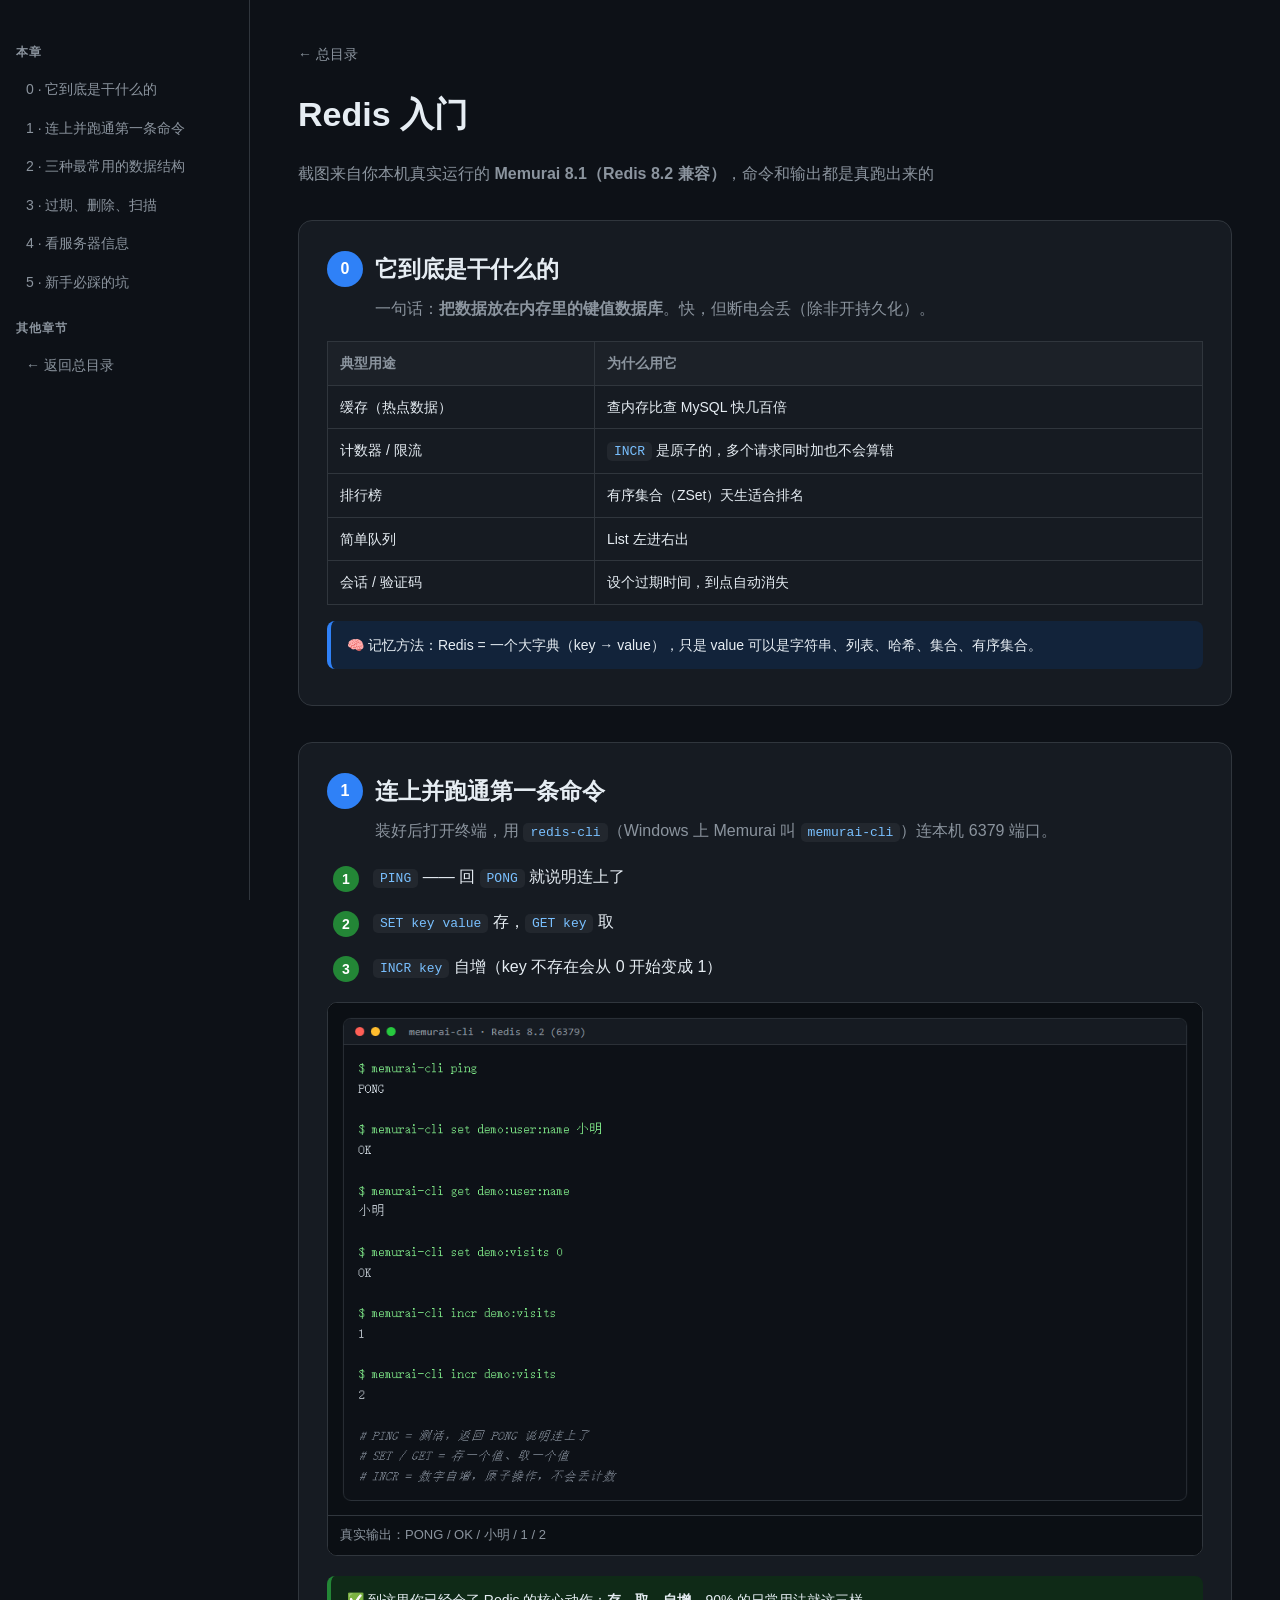
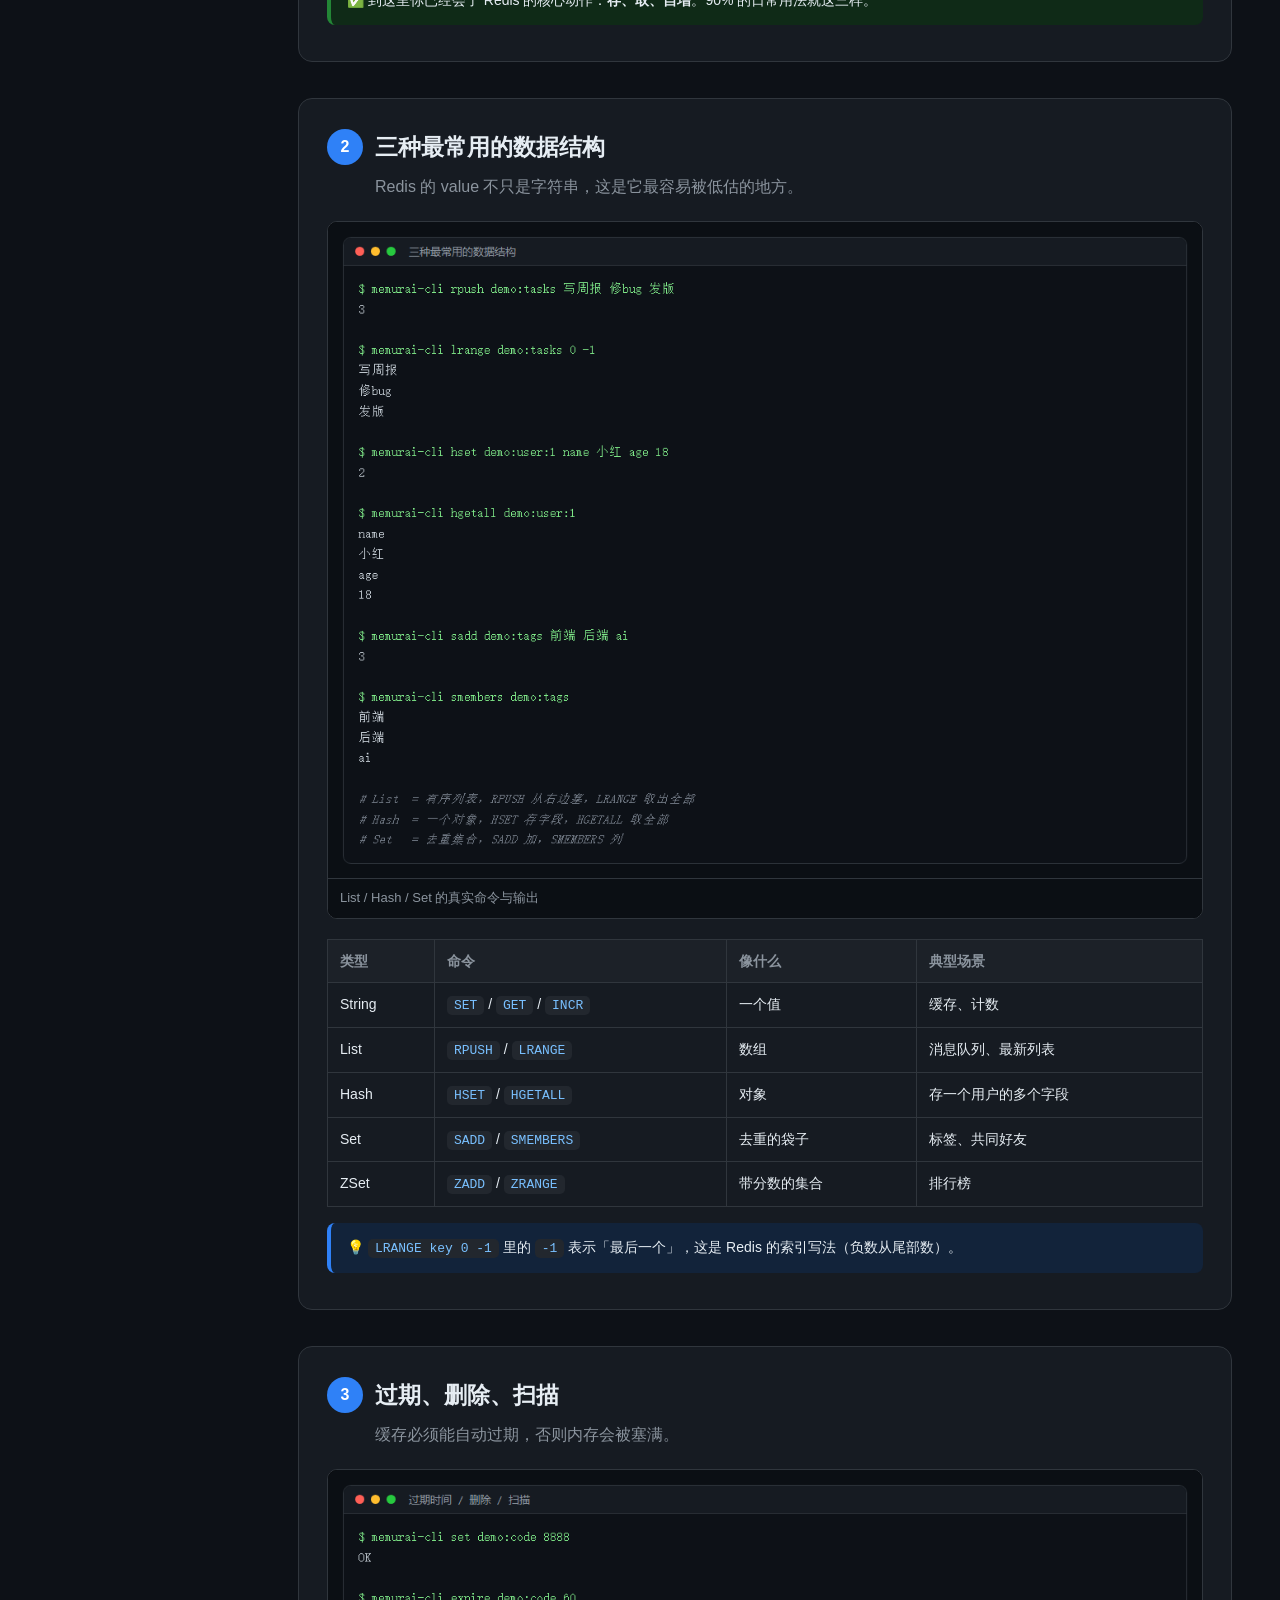
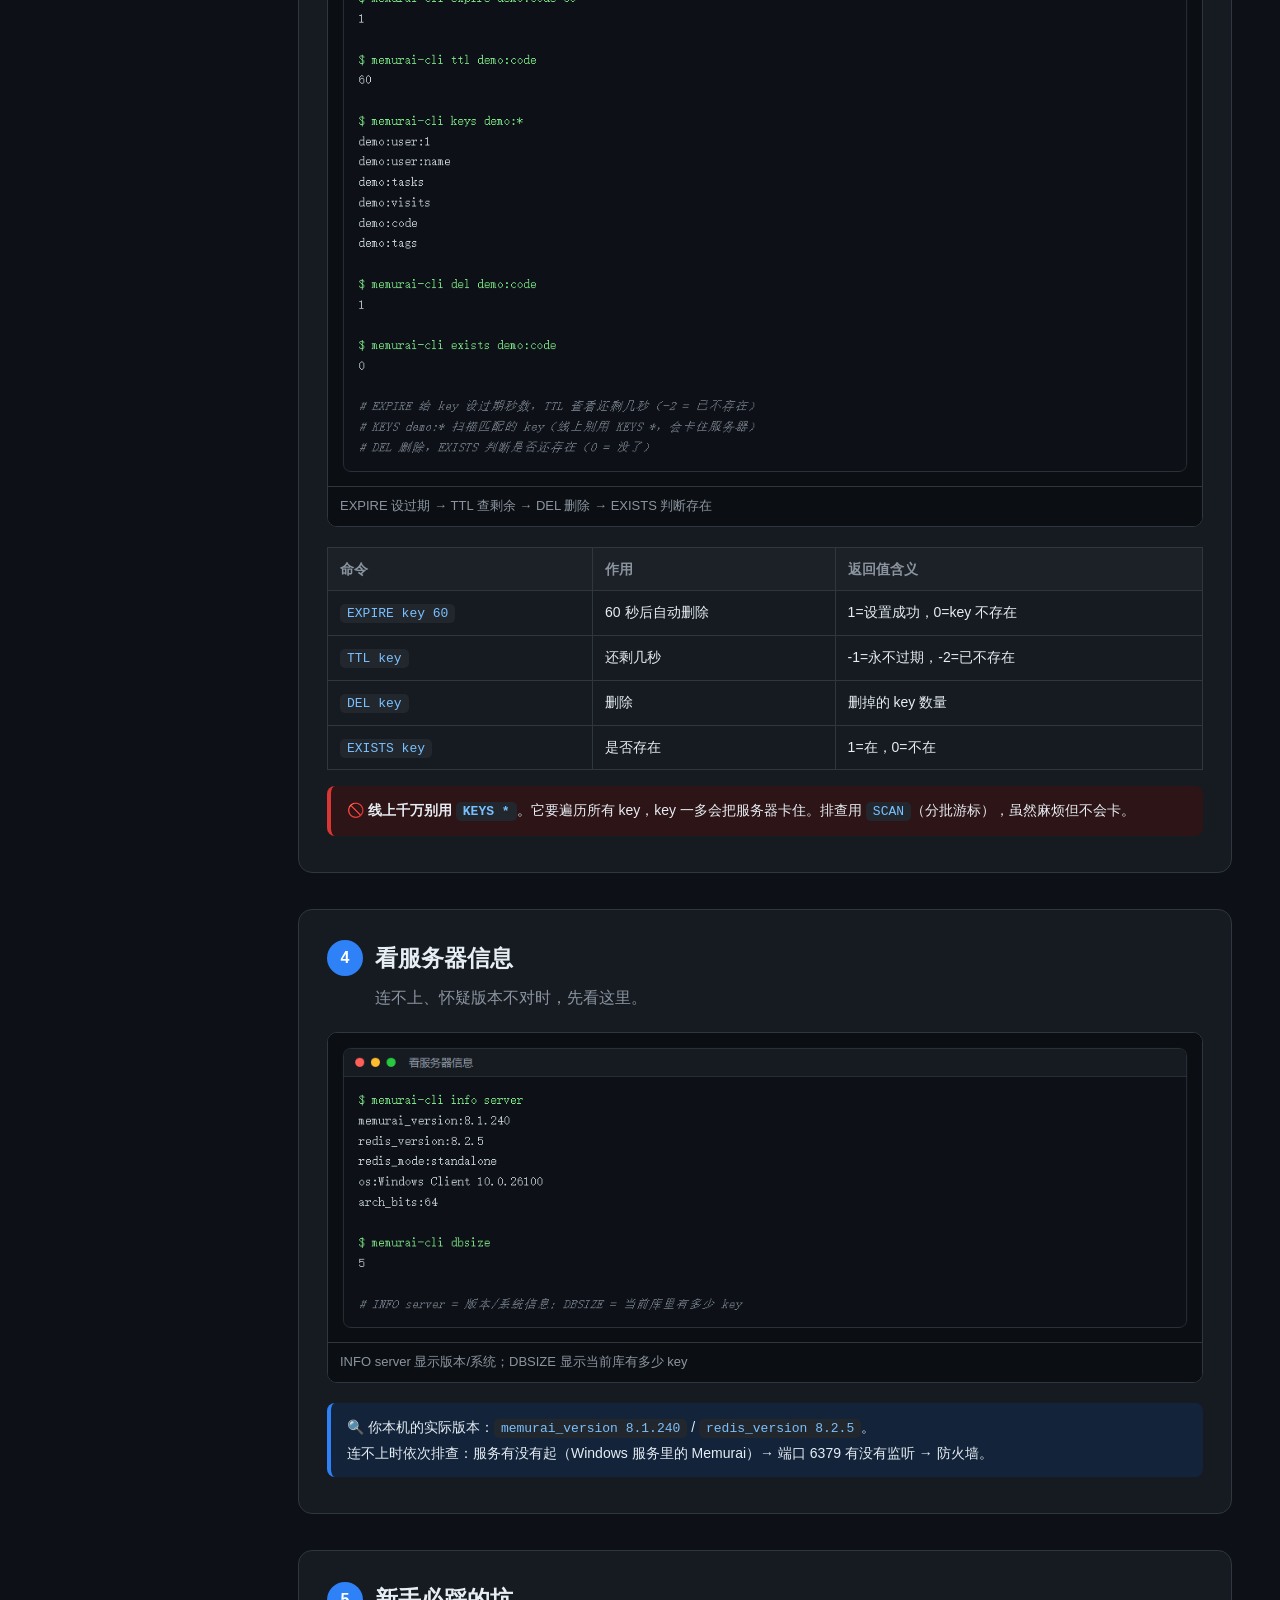
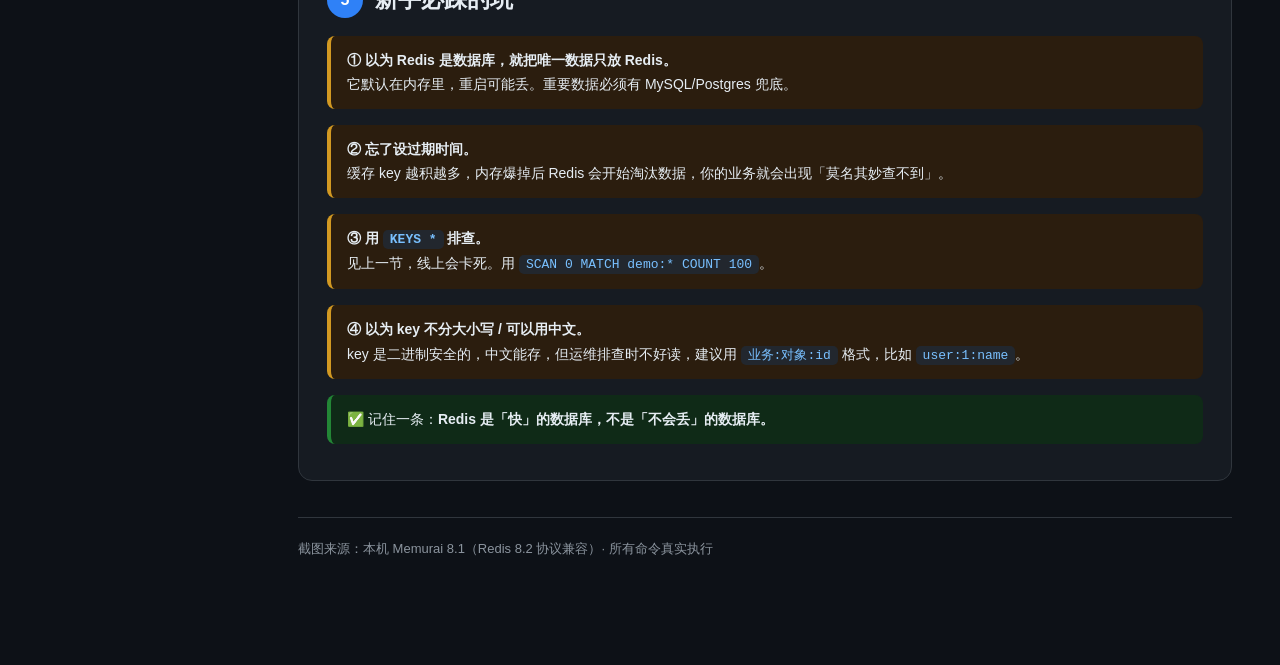
<file: redis/index.html>
<!DOCTYPE html>
<html lang="zh-CN">
<head>
<meta charset="UTF-8">
<meta name="viewport" content="width=device-width, initial-scale=1">
<title>Redis 入门 · 从零到能干活</title>
<link rel="stylesheet" href="../assets/handbook.css">
</head>
<body>
<div class="wrap">
<nav>
  <h3>本章</h3>
  <a href="#what">0 · 它到底是干什么的</a>
  <a href="#basic">1 · 连上并跑通第一条命令</a>
  <a href="#types">2 · 三种最常用的数据结构</a>
  <a href="#expire">3 · 过期、删除、扫描</a>
  <a href="#info">4 · 看服务器信息</a>
  <a href="#pit">5 · 新手必踩的坑</a>
  <h3>其他章节</h3>
  <a href="../index.html">← 返回总目录</a>
</nav>

<main>
<a class="back" href="../index.html">← 总目录</a>
<h1>Redis 入门</h1>
<p class="sub">截图来自你本机真实运行的 <strong>Memurai 8.1（Redis 8.2 兼容）</strong>，命令和输出都是真跑出来的</p>

<div class="chapter" id="what">
  <h2><span class="num">0</span> 它到底是干什么的</h2>
  <p class="goal">一句话：<strong>把数据放在内存里的键值数据库</strong>。快，但断电会丢（除非开持久化）。</p>
  <table>
    <tr><th>典型用途</th><th>为什么用它</th></tr>
    <tr><td>缓存（热点数据）</td><td>查内存比查 MySQL 快几百倍</td></tr>
    <tr><td>计数器 / 限流</td><td><code>INCR</code> 是原子的，多个请求同时加也不会算错</td></tr>
    <tr><td>排行榜</td><td>有序集合（ZSet）天生适合排名</td></tr>
    <tr><td>简单队列</td><td>List 左进右出</td></tr>
    <tr><td>会话 / 验证码</td><td>设个过期时间，到点自动消失</td></tr>
  </table>
  <div class="tip">🧠 记忆方法：Redis = 一个大字典（key → value），只是 value 可以是字符串、列表、哈希、集合、有序集合。</div>
</div>

<div class="chapter" id="basic">
  <h2><span class="num">1</span> 连上并跑通第一条命令</h2>
  <p class="goal">装好后打开终端，用 <code>redis-cli</code>（Windows 上 Memurai 叫 <code>memurai-cli</code>）连本机 6379 端口。</p>
  <div class="step"><div class="badge">1</div><p><code>PING</code> —— 回 <code>PONG</code> 就说明连上了</p></div>
  <div class="step"><div class="badge">2</div><p><code>SET key value</code> 存，<code>GET key</code> 取</p></div>
  <div class="step"><div class="badge">3</div><p><code>INCR key</code> 自增（key 不存在会从 0 开始变成 1）</p></div>
  <div class="shot"><img src="shots/01_basic.png" alt="Redis 基础命令">
    <div class="cap">真实输出：PONG / OK / 小明 / 1 / 2</div></div>
  <div class="ok">✅ 到这里你已经会了 Redis 的核心动作：<strong>存、取、自增</strong>。90% 的日常用法就这三样。</div>
</div>

<div class="chapter" id="types">
  <h2><span class="num">2</span> 三种最常用的数据结构</h2>
  <p class="goal">Redis 的 value 不只是字符串，这是它最容易被低估的地方。</p>
  <div class="shot"><img src="shots/02_types.png" alt="Redis 数据结构">
    <div class="cap">List / Hash / Set 的真实命令与输出</div></div>
  <table>
    <tr><th>类型</th><th>命令</th><th>像什么</th><th>典型场景</th></tr>
    <tr><td>String</td><td><code>SET</code> / <code>GET</code> / <code>INCR</code></td><td>一个值</td><td>缓存、计数</td></tr>
    <tr><td>List</td><td><code>RPUSH</code> / <code>LRANGE</code></td><td>数组</td><td>消息队列、最新列表</td></tr>
    <tr><td>Hash</td><td><code>HSET</code> / <code>HGETALL</code></td><td>对象</td><td>存一个用户的多个字段</td></tr>
    <tr><td>Set</td><td><code>SADD</code> / <code>SMEMBERS</code></td><td>去重的袋子</td><td>标签、共同好友</td></tr>
    <tr><td>ZSet</td><td><code>ZADD</code> / <code>ZRANGE</code></td><td>带分数的集合</td><td>排行榜</td></tr>
  </table>
  <div class="tip">💡 <code>LRANGE key 0 -1</code> 里的 <code>-1</code> 表示「最后一个」，这是 Redis 的索引写法（负数从尾部数）。</div>
</div>

<div class="chapter" id="expire">
  <h2><span class="num">3</span> 过期、删除、扫描</h2>
  <p class="goal">缓存必须能自动过期，否则内存会被塞满。</p>
  <div class="shot"><img src="shots/03_expire.png" alt="Redis 过期与删除">
    <div class="cap">EXPIRE 设过期 → TTL 查剩余 → DEL 删除 → EXISTS 判断存在</div></div>
  <table>
    <tr><th>命令</th><th>作用</th><th>返回值含义</th></tr>
    <tr><td><code>EXPIRE key 60</code></td><td>60 秒后自动删除</td><td>1=设置成功，0=key 不存在</td></tr>
    <tr><td><code>TTL key</code></td><td>还剩几秒</td><td>-1=永不过期，-2=已不存在</td></tr>
    <tr><td><code>DEL key</code></td><td>删除</td><td>删掉的 key 数量</td></tr>
    <tr><td><code>EXISTS key</code></td><td>是否存在</td><td>1=在，0=不在</td></tr>
  </table>
  <div class="danger">🚫 <strong>线上千万别用 <code>KEYS *</code></strong>。它要遍历所有 key，key 一多会把服务器卡住。排查用 <code>SCAN</code>（分批游标），虽然麻烦但不会卡。</div>
</div>

<div class="chapter" id="info">
  <h2><span class="num">4</span> 看服务器信息</h2>
  <p class="goal">连不上、怀疑版本不对时，先看这里。</p>
  <div class="shot"><img src="shots/04_info.png" alt="Redis INFO">
    <div class="cap">INFO server 显示版本/系统；DBSIZE 显示当前库有多少 key</div></div>
  <div class="tip">🔍 你本机的实际版本：<code>memurai_version 8.1.240</code> / <code>redis_version 8.2.5</code>。<br>
  连不上时依次排查：服务有没有起（Windows 服务里的 Memurai）→ 端口 6379 有没有监听 → 防火墙。</div>
</div>

<div class="chapter" id="pit">
  <h2><span class="num">5</span> 新手必踩的坑</h2>
  <div class="warn"><strong>① 以为 Redis 是数据库，就把唯一数据只放 Redis。</strong><br>
  它默认在内存里，重启可能丢。重要数据必须有 MySQL/Postgres 兜底。</div>
  <div class="warn"><strong>② 忘了设过期时间。</strong><br>
  缓存 key 越积越多，内存爆掉后 Redis 会开始淘汰数据，你的业务就会出现「莫名其妙查不到」。</div>
  <div class="warn"><strong>③ 用 <code>KEYS *</code> 排查。</strong><br>
  见上一节，线上会卡死。用 <code>SCAN 0 MATCH demo:* COUNT 100</code>。</div>
  <div class="warn"><strong>④ 以为 key 不分大小写 / 可以用中文。</strong><br>
  key 是二进制安全的，中文能存，但运维排查时不好读，建议用 <code>业务:对象:id</code> 格式，比如 <code>user:1:name</code>。</div>
  <div class="ok">✅ 记住一条：<strong>Redis 是「快」的数据库，不是「不会丢」的数据库。</strong></div>
</div>

<footer>截图来源：本机 Memurai 8.1（Redis 8.2 协议兼容）· 所有命令真实执行</footer>
</main>
</div>
</body>
</html>
</file>
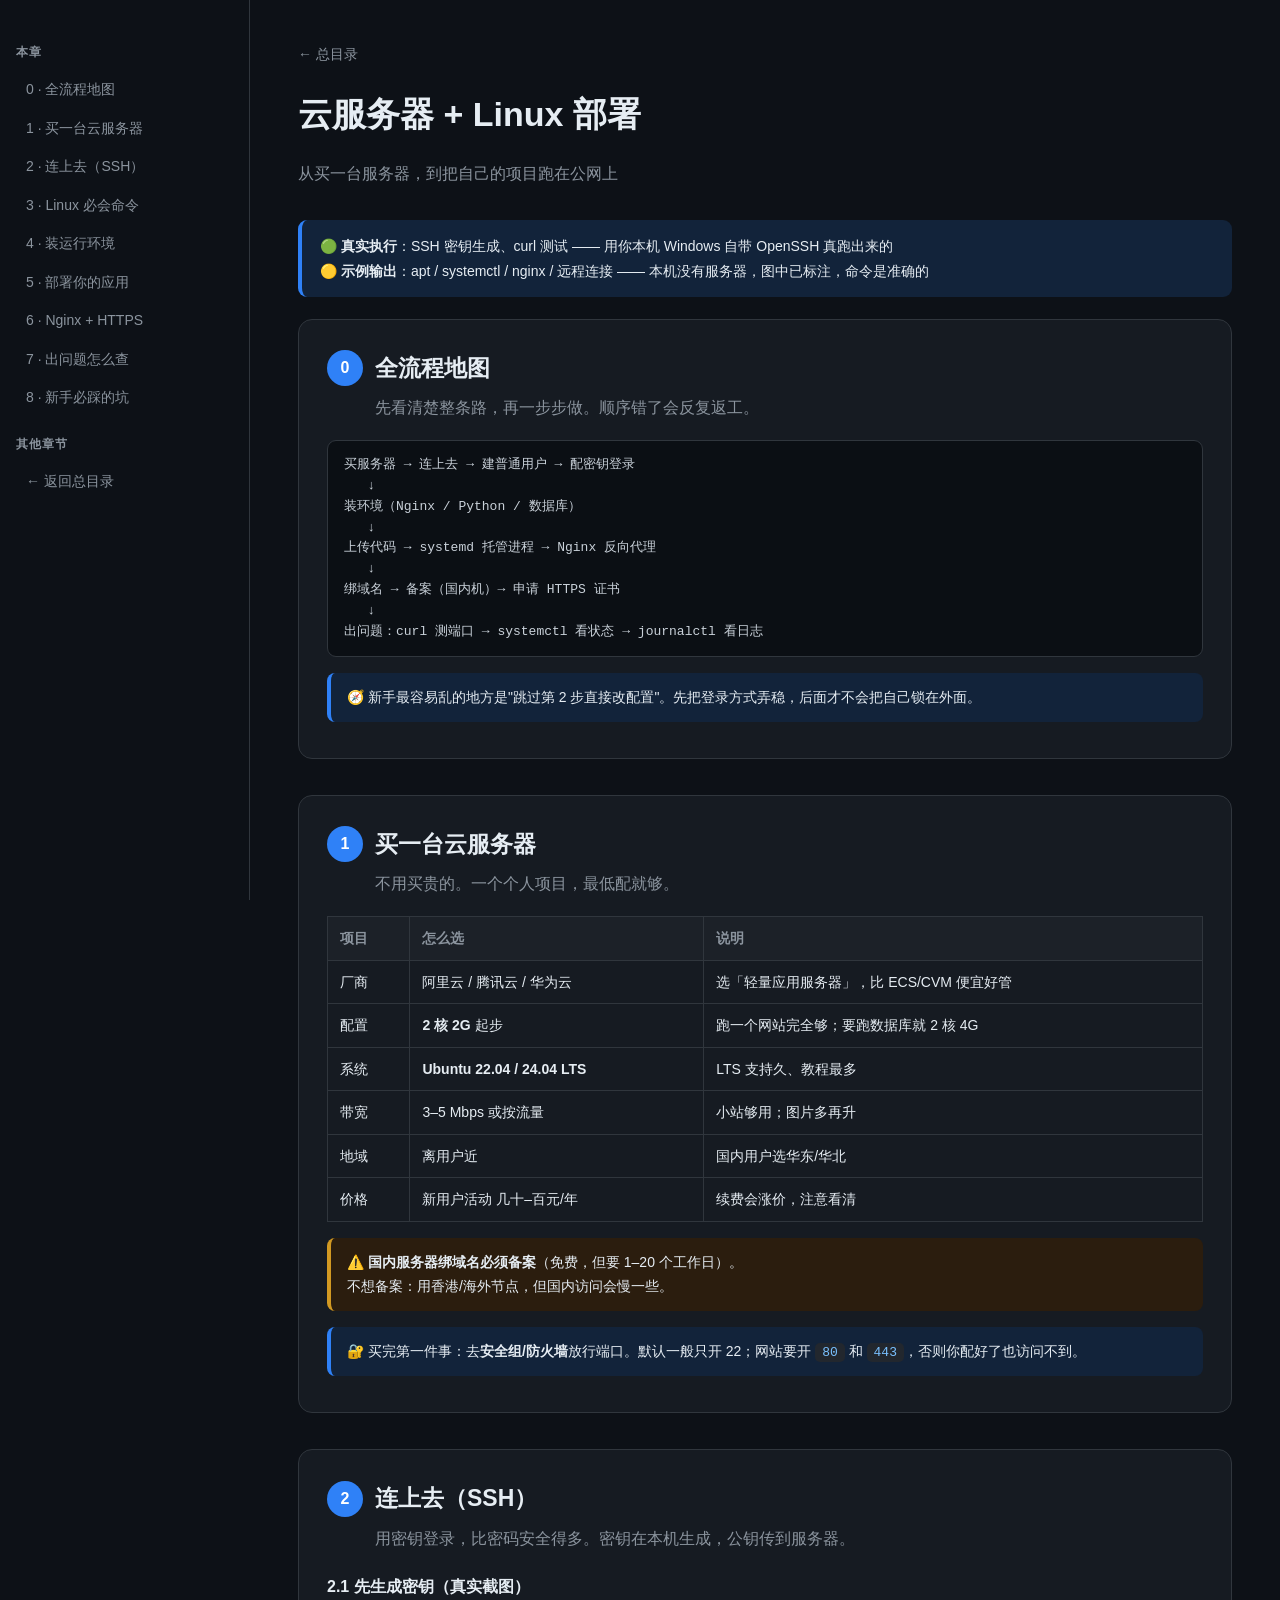
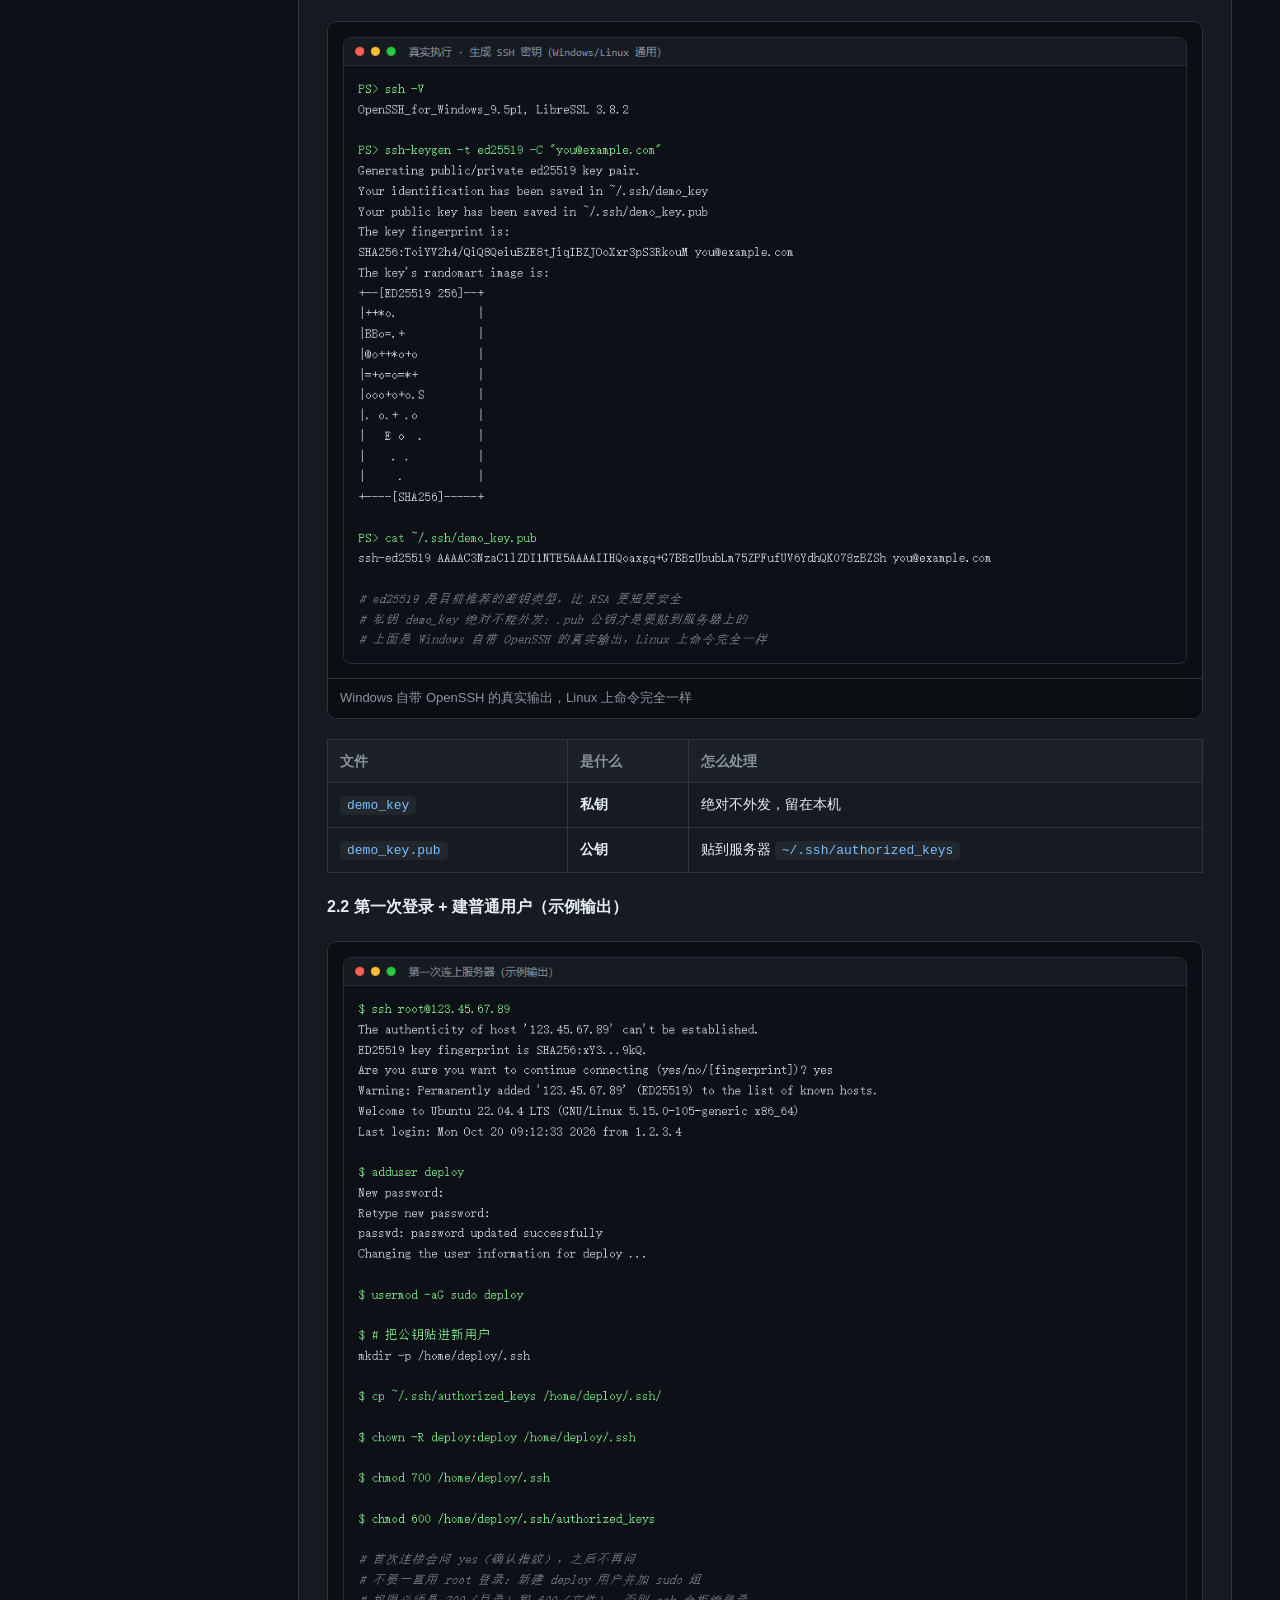
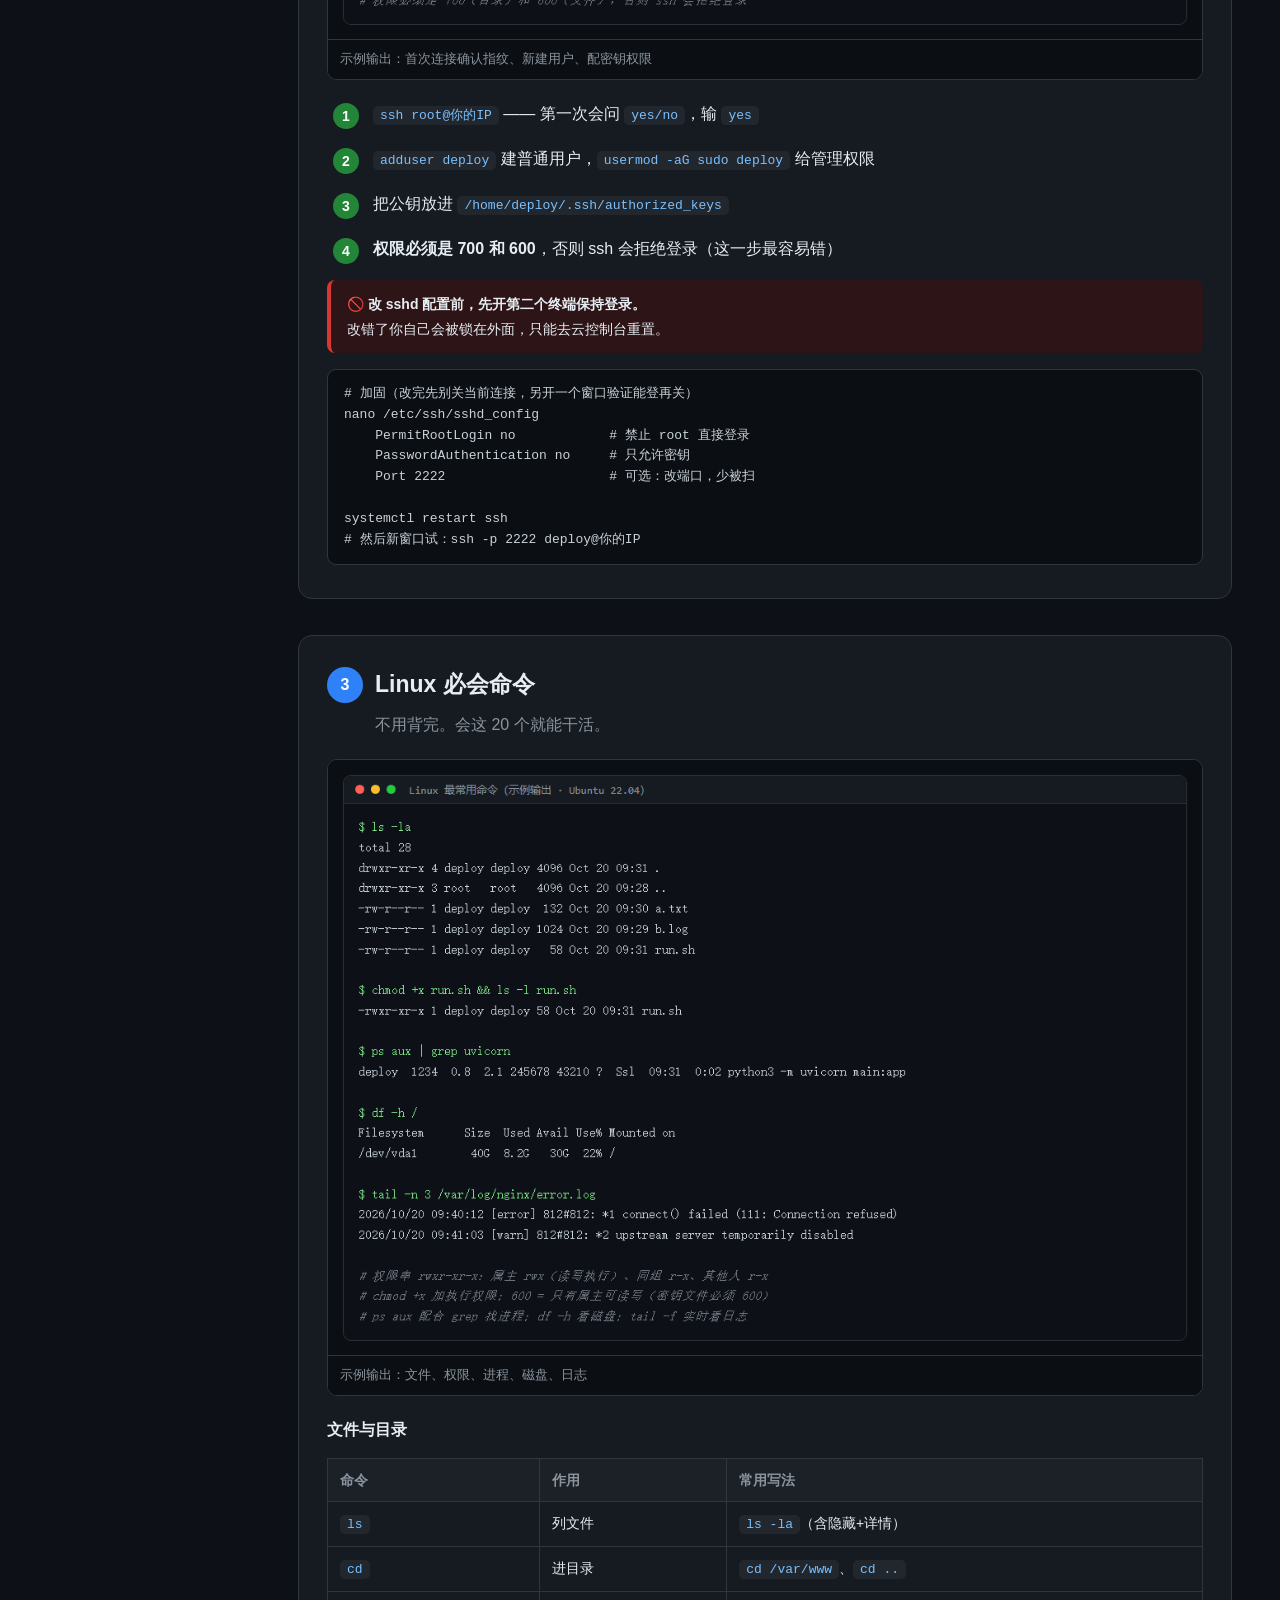
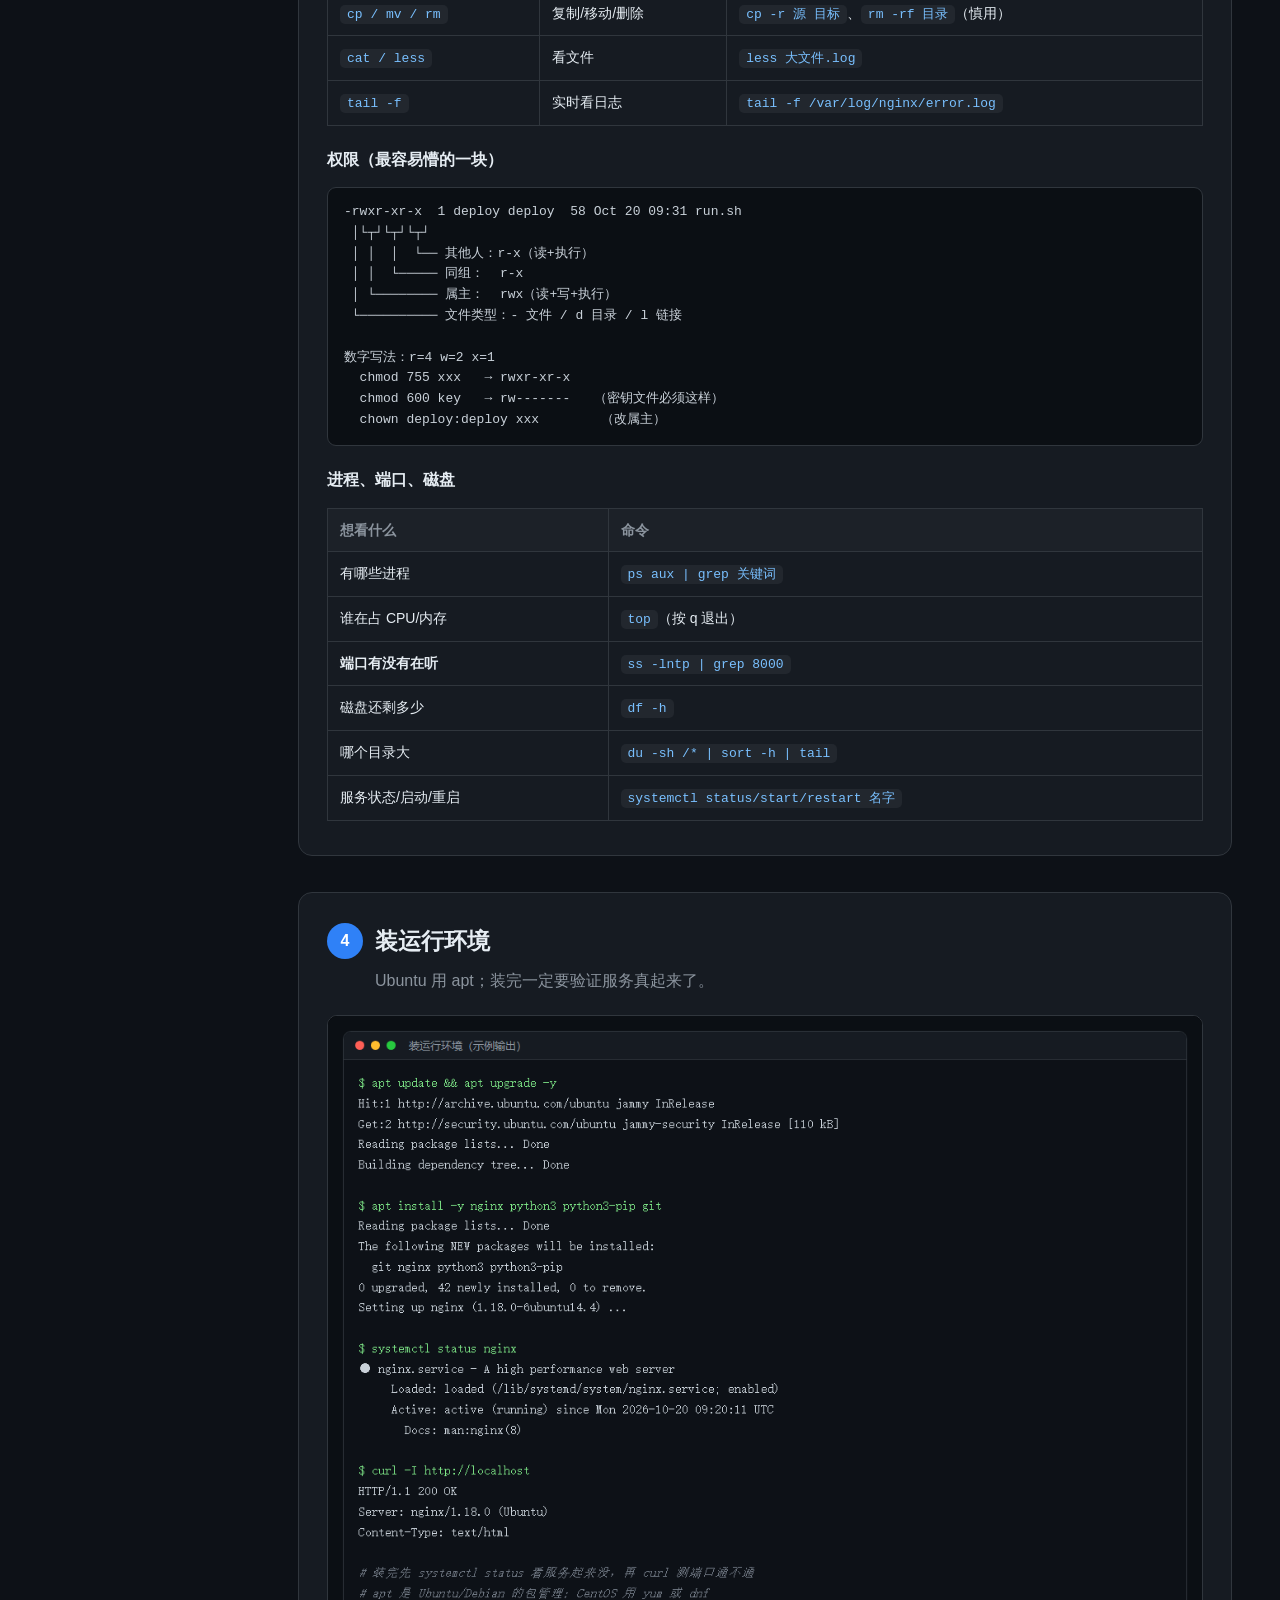
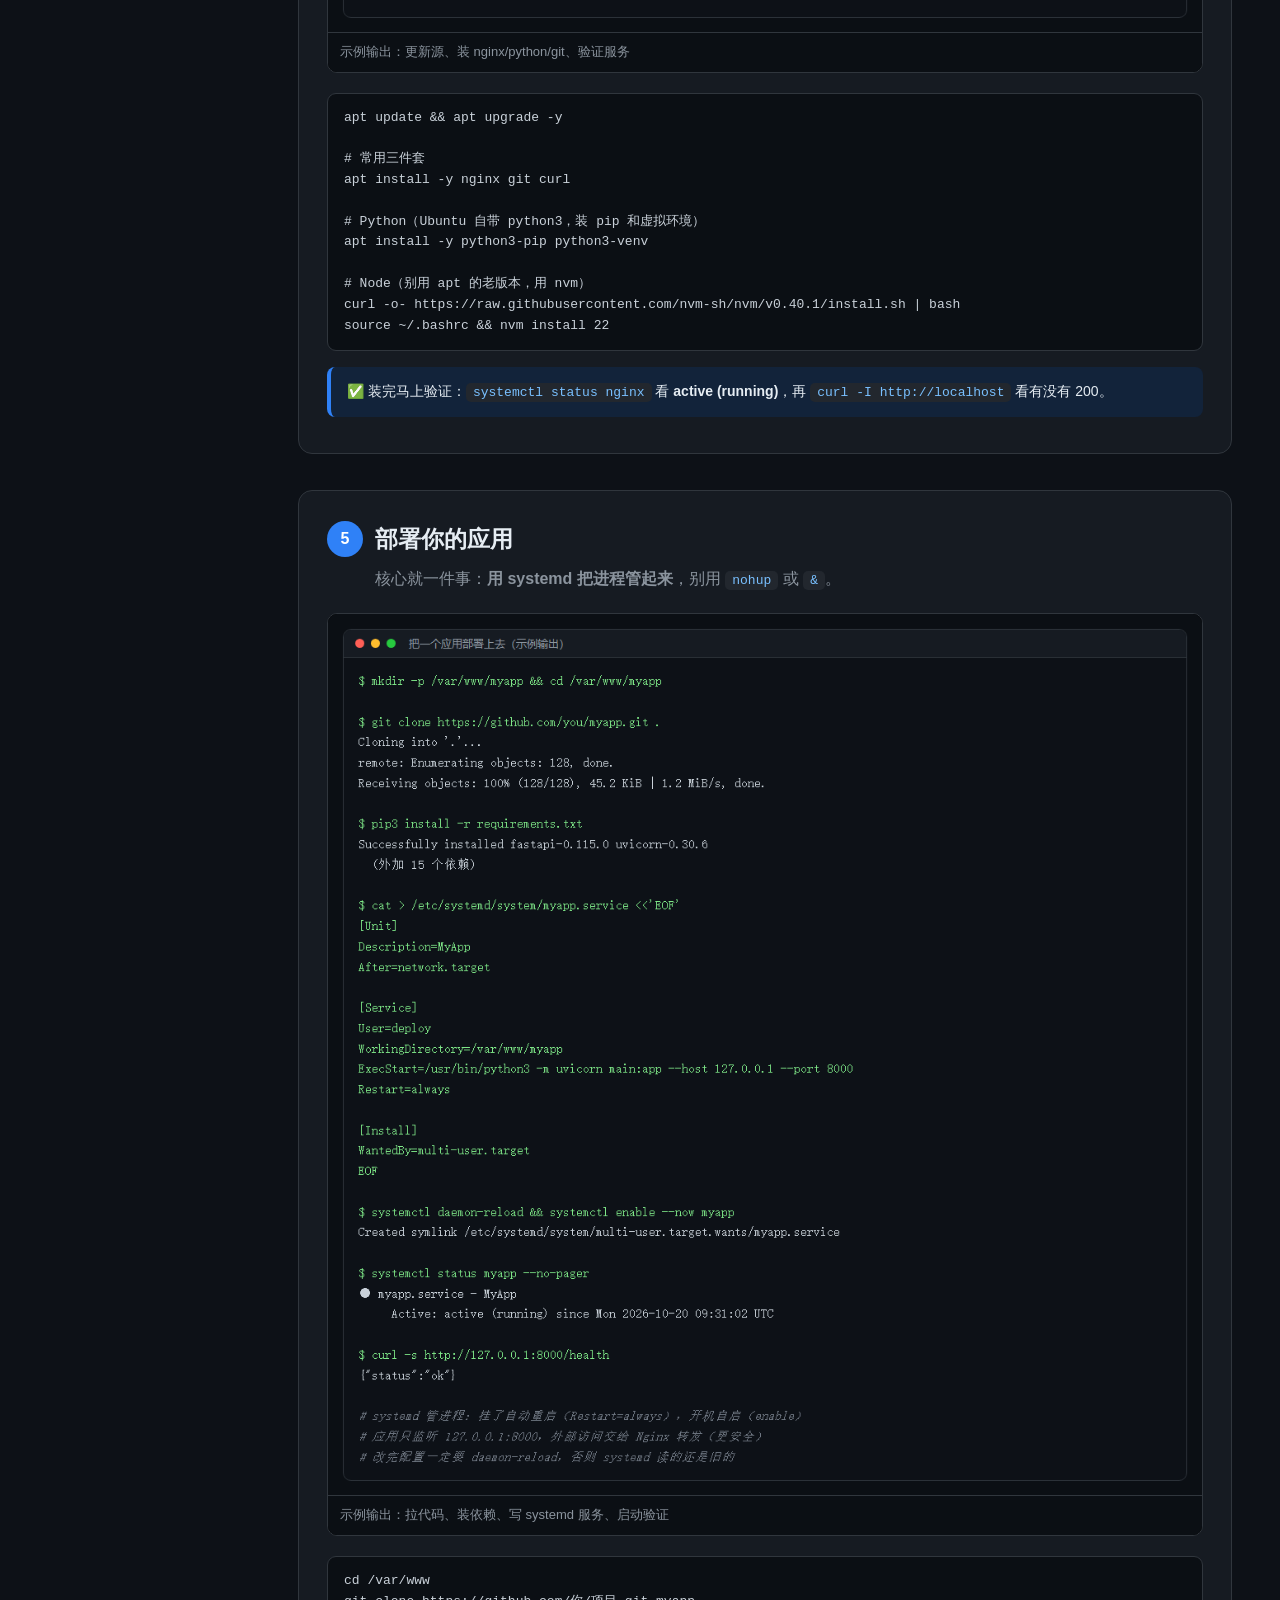
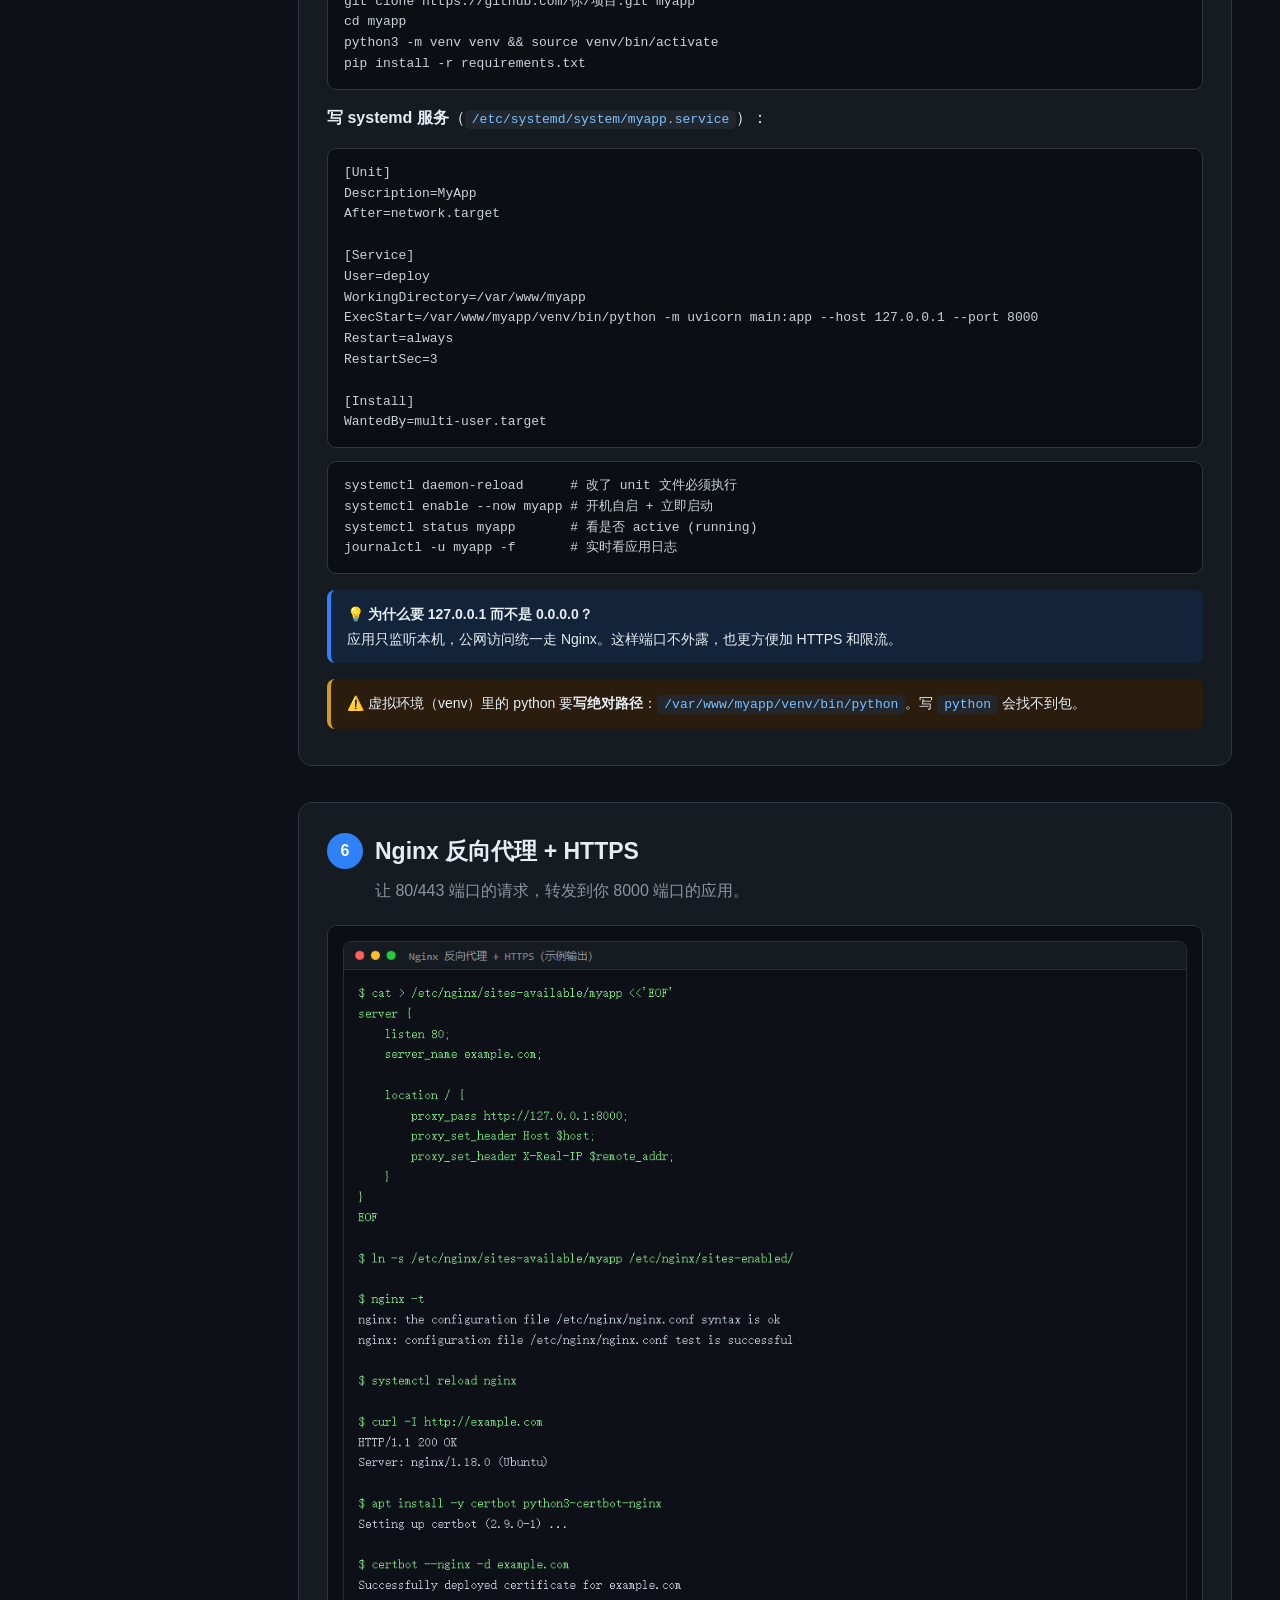
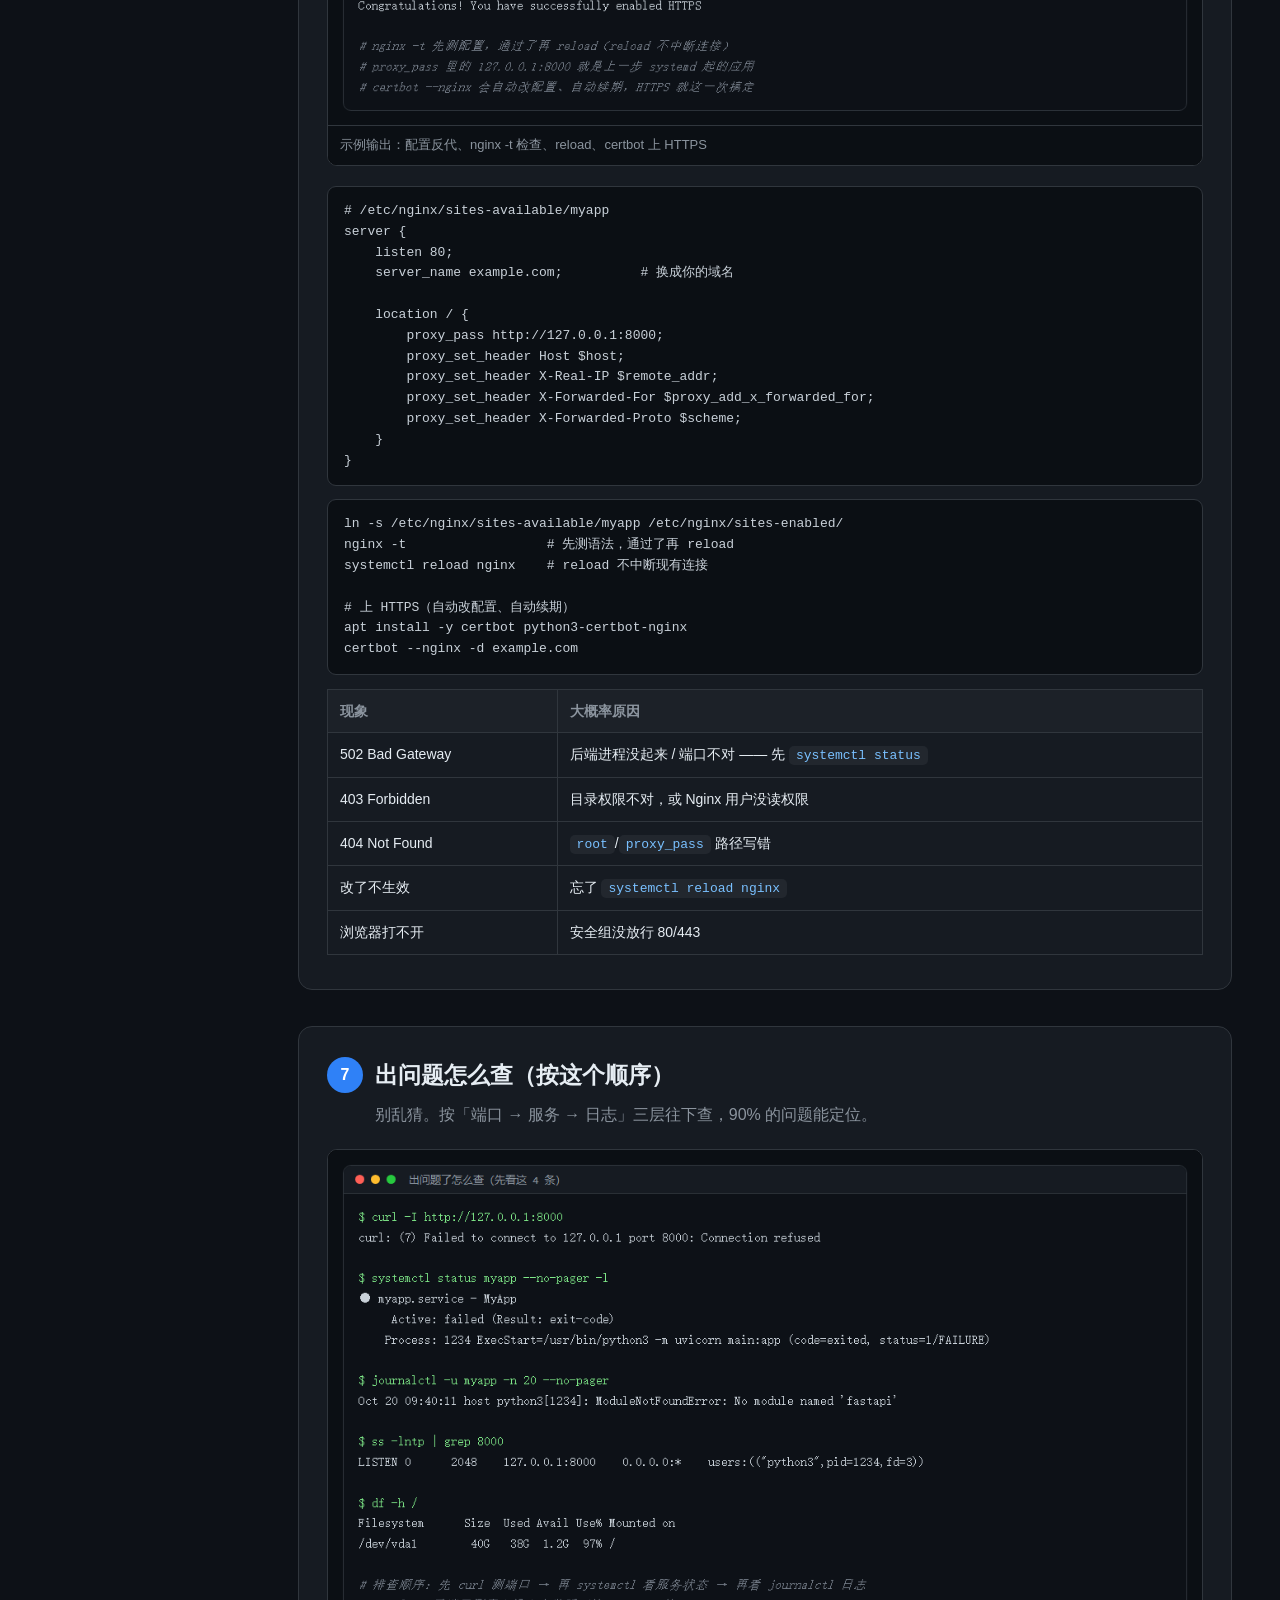
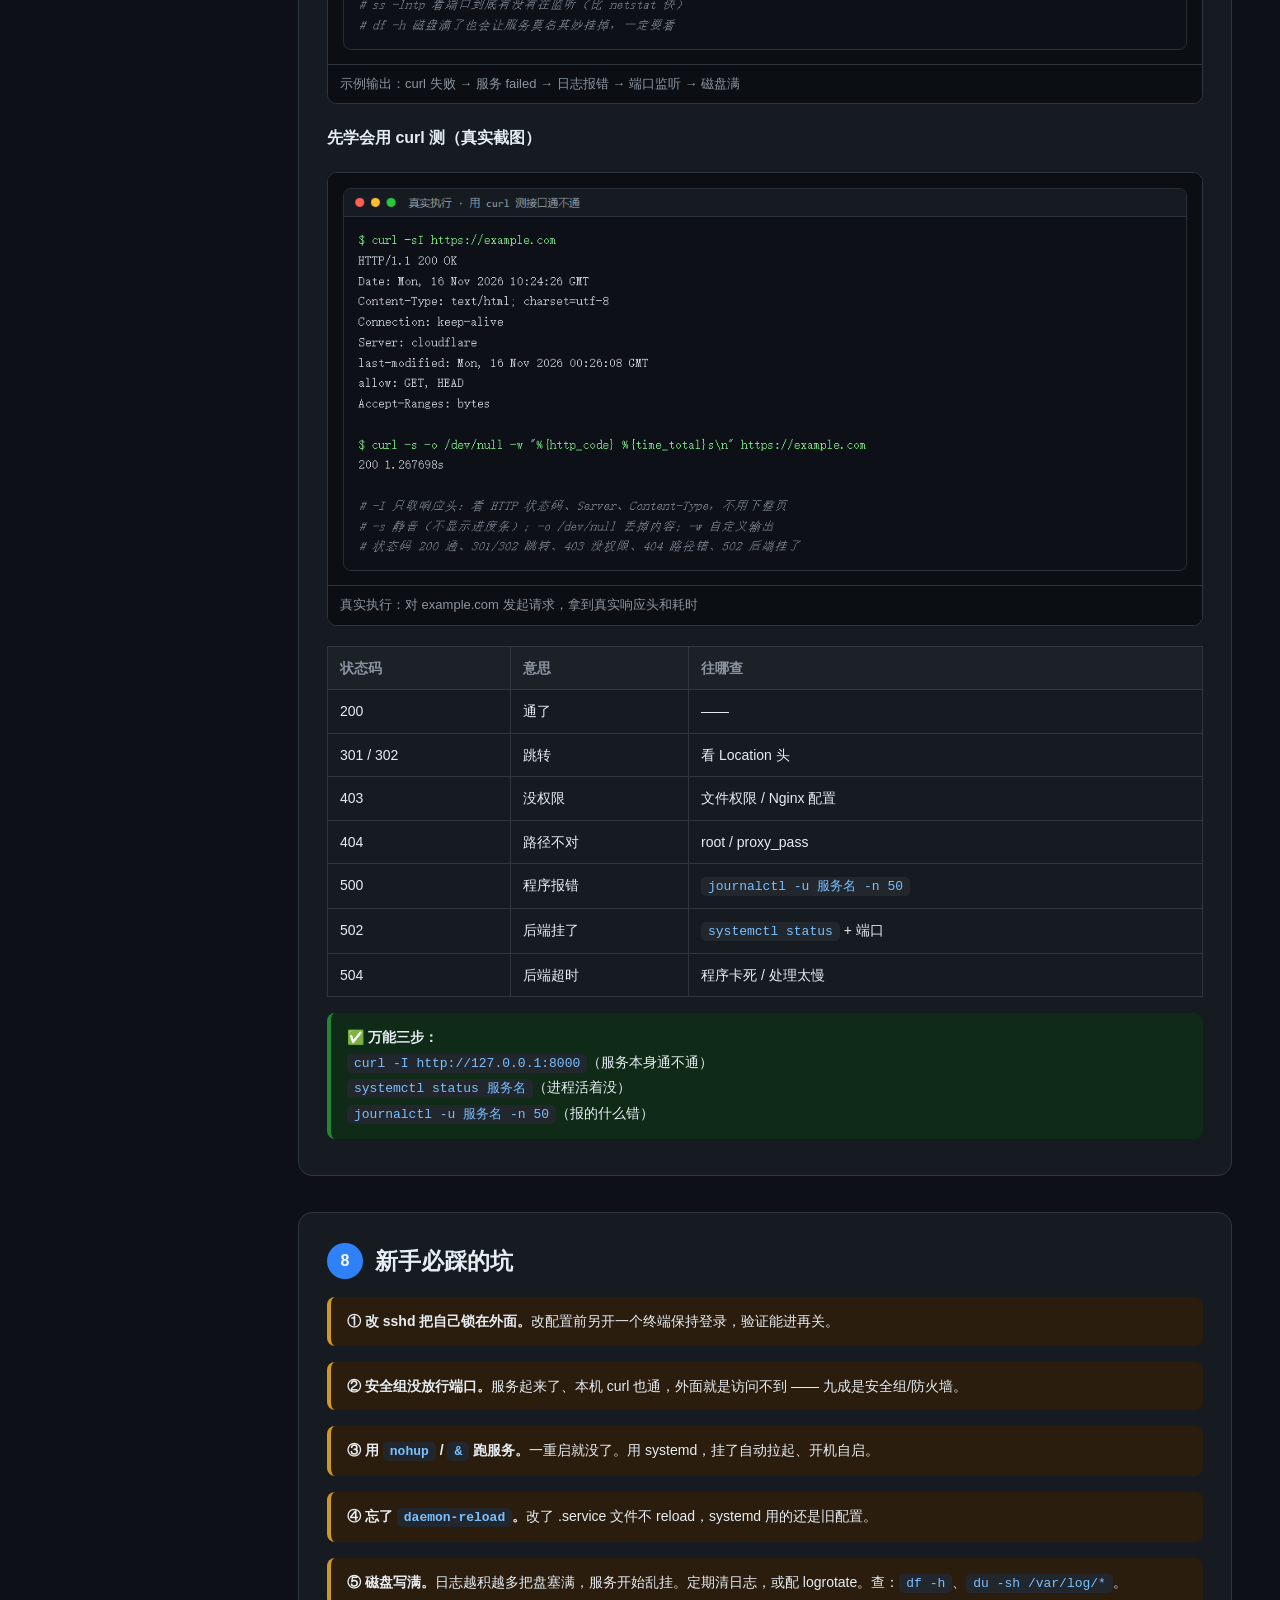
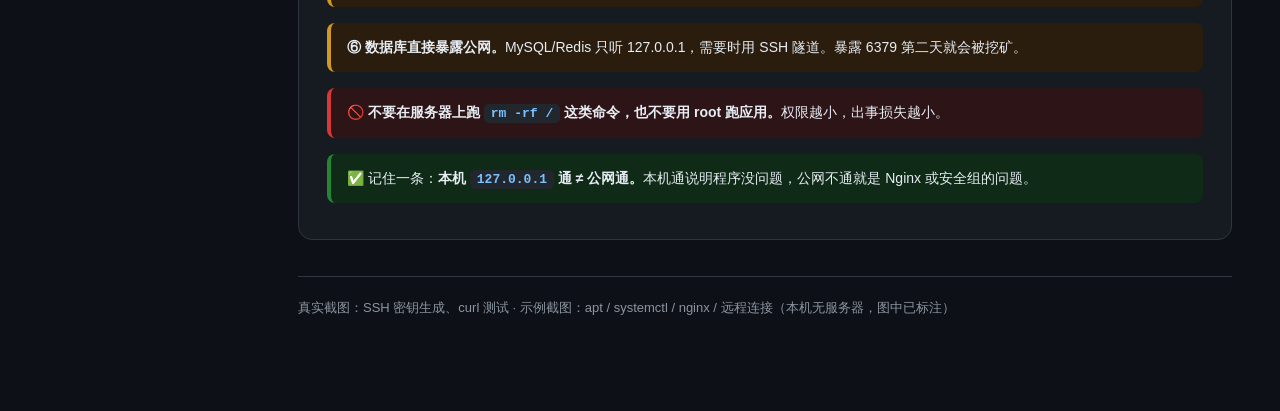
<file: server/index.html>
<!DOCTYPE html>
<html lang="zh-CN">
<head>
<meta charset="UTF-8">
<meta name="viewport" content="width=device-width, initial-scale=1">
<title>云服务器 + Linux 部署 · 从买到上线</title>
<link rel="stylesheet" href="../assets/handbook.css">
</head>
<body>
<div class="wrap">
<nav>
  <h3>本章</h3>
  <a href="#map">0 · 全流程地图</a>
  <a href="#buy">1 · 买一台云服务器</a>
  <a href="#connect">2 · 连上去（SSH）</a>
  <a href="#linux">3 · Linux 必会命令</a>
  <a href="#env">4 · 装运行环境</a>
  <a href="#deploy">5 · 部署你的应用</a>
  <a href="#nginx">6 · Nginx + HTTPS</a>
  <a href="#debug">7 · 出问题怎么查</a>
  <a href="#pit">8 · 新手必踩的坑</a>
  <h3>其他章节</h3>
  <a href="../index.html">← 返回总目录</a>
</nav>

<main>
<a class="back" href="../index.html">← 总目录</a>
<h1>云服务器 + Linux 部署</h1>
<p class="sub">从买一台服务器，到把自己的项目跑在公网上</p>

<div class="banner" style="background:#12233a;border-left:4px solid #2f81f7;padding:14px 18px;border-radius:9px;margin:22px 0;font-size:14px">
  🟢 <strong>真实执行</strong>：SSH 密钥生成、curl 测试 —— 用你本机 Windows 自带 OpenSSH 真跑出来的<br>
  🟡 <strong>示例输出</strong>：apt / systemctl / nginx / 远程连接 —— 本机没有服务器，图中已标注，命令是准确的
</div>

<div class="chapter" id="map">
  <h2><span class="num">0</span> 全流程地图</h2>
  <p class="goal">先看清楚整条路，再一步步做。顺序错了会反复返工。</p>
  <pre class="code"><code>买服务器 → 连上去 → 建普通用户 → 配密钥登录
   ↓
装环境（Nginx / Python / 数据库）
   ↓
上传代码 → systemd 托管进程 → Nginx 反向代理
   ↓
绑域名 → 备案（国内机）→ 申请 HTTPS 证书
   ↓
出问题：curl 测端口 → systemctl 看状态 → journalctl 看日志</code></pre>
  <div class="tip">🧭 新手最容易乱的地方是"跳过第 2 步直接改配置"。先把登录方式弄稳，后面才不会把自己锁在外面。</div>
</div>

<div class="chapter" id="buy">
  <h2><span class="num">1</span> 买一台云服务器</h2>
  <p class="goal">不用买贵的。一个个人项目，最低配就够。</p>
  <table>
    <tr><th>项目</th><th>怎么选</th><th>说明</th></tr>
    <tr><td>厂商</td><td>阿里云 / 腾讯云 / 华为云</td><td>选「轻量应用服务器」，比 ECS/CVM 便宜好管</td></tr>
    <tr><td>配置</td><td><strong>2 核 2G</strong> 起步</td><td>跑一个网站完全够；要跑数据库就 2 核 4G</td></tr>
    <tr><td>系统</td><td><strong>Ubuntu 22.04 / 24.04 LTS</strong></td><td>LTS 支持久、教程最多</td></tr>
    <tr><td>带宽</td><td>3–5 Mbps 或按流量</td><td>小站够用；图片多再升</td></tr>
    <tr><td>地域</td><td>离用户近</td><td>国内用户选华东/华北</td></tr>
    <tr><td>价格</td><td>新用户活动 几十–百元/年</td><td>续费会涨价，注意看清</td></tr>
  </table>
  <div class="warn">⚠️ <strong>国内服务器绑域名必须备案</strong>（免费，但要 1–20 个工作日）。<br>
  不想备案：用香港/海外节点，但国内访问会慢一些。</div>
  <div class="tip">🔐 买完第一件事：去<strong>安全组/防火墙</strong>放行端口。默认一般只开 22；网站要开 <code>80</code> 和 <code>443</code>，否则你配好了也访问不到。</div>
</div>

<div class="chapter" id="connect">
  <h2><span class="num">2</span> 连上去（SSH）</h2>
  <p class="goal">用密钥登录，比密码安全得多。密钥在本机生成，公钥传到服务器。</p>

  <h3 style="font-size:16px;margin:20px 0 8px">2.1 先生成密钥（真实截图）</h3>
  <div class="shot"><img src="shots/01_sshkey.png" alt="ssh-keygen 真实输出">
    <div class="cap">Windows 自带 OpenSSH 的真实输出，Linux 上命令完全一样</div></div>
  <table>
    <tr><th>文件</th><th>是什么</th><th>怎么处理</th></tr>
    <tr><td><code>demo_key</code></td><td><strong>私钥</strong></td><td>绝对不外发，留在本机</td></tr>
    <tr><td><code>demo_key.pub</code></td><td><strong>公钥</strong></td><td>贴到服务器 <code>~/.ssh/authorized_keys</code></td></tr>
  </table>

  <h3 style="font-size:16px;margin:20px 0 8px">2.2 第一次登录 + 建普通用户（示例输出）</h3>
  <div class="shot"><img src="shots/02_connect.png" alt="连接服务器">
    <div class="cap">示例输出：首次连接确认指纹、新建用户、配密钥权限</div></div>
  <div class="step"><div class="badge">1</div><p><code>ssh root@你的IP</code> —— 第一次会问 <code>yes/no</code>，输 <code>yes</code></p></div>
  <div class="step"><div class="badge">2</div><p><code>adduser deploy</code> 建普通用户，<code>usermod -aG sudo deploy</code> 给管理权限</p></div>
  <div class="step"><div class="badge">3</div><p>把公钥放进 <code>/home/deploy/.ssh/authorized_keys</code></p></div>
  <div class="step"><div class="badge">4</div><p><strong>权限必须是 700 和 600</strong>，否则 ssh 会拒绝登录（这一步最容易错）</p></div>
  <div class="danger">🚫 <strong>改 sshd 配置前，先开第二个终端保持登录。</strong><br>
  改错了你自己会被锁在外面，只能去云控制台重置。</div>
  <pre class="code"><code># 加固（改完先别关当前连接，另开一个窗口验证能登再关）
nano /etc/ssh/sshd_config
    PermitRootLogin no            # 禁止 root 直接登录
    PasswordAuthentication no     # 只允许密钥
    Port 2222                     # 可选：改端口，少被扫

systemctl restart ssh
# 然后新窗口试：ssh -p 2222 deploy@你的IP</code></pre>
</div>

<div class="chapter" id="linux">
  <h2><span class="num">3</span> Linux 必会命令</h2>
  <p class="goal">不用背完。会这 20 个就能干活。</p>
  <div class="shot"><img src="shots/03_linux_basic.png" alt="Linux 基础命令">
    <div class="cap">示例输出：文件、权限、进程、磁盘、日志</div></div>

  <h3 style="font-size:16px;margin:20px 0 8px">文件与目录</h3>
  <table>
    <tr><th>命令</th><th>作用</th><th>常用写法</th></tr>
    <tr><td><code>ls</code></td><td>列文件</td><td><code>ls -la</code>（含隐藏+详情）</td></tr>
    <tr><td><code>cd</code></td><td>进目录</td><td><code>cd /var/www</code>、<code>cd ..</code></td></tr>
    <tr><td><code>cp / mv / rm</code></td><td>复制/移动/删除</td><td><code>cp -r 源 目标</code>、<code>rm -rf 目录</code>（慎用）</td></tr>
    <tr><td><code>cat / less</code></td><td>看文件</td><td><code>less 大文件.log</code></td></tr>
    <tr><td><code>tail -f</code></td><td>实时看日志</td><td><code>tail -f /var/log/nginx/error.log</code></td></tr>
  </table>

  <h3 style="font-size:16px;margin:20px 0 8px">权限（最容易懵的一块）</h3>
  <pre class="code"><code>-rwxr-xr-x  1 deploy deploy  58 Oct 20 09:31 run.sh
 │└┬┘└┬┘└┬┘
 │ │  │  └── 其他人：r-x（读+执行）
 │ │  └───── 同组：  r-x
 │ └──────── 属主：  rwx（读+写+执行）
 └────────── 文件类型：- 文件 / d 目录 / l 链接

数字写法：r=4 w=2 x=1
  chmod 755 xxx   → rwxr-xr-x
  chmod 600 key   → rw-------   （密钥文件必须这样）
  chown deploy:deploy xxx        （改属主）</code></pre>

  <h3 style="font-size:16px;margin:20px 0 8px">进程、端口、磁盘</h3>
  <table>
    <tr><th>想看什么</th><th>命令</th></tr>
    <tr><td>有哪些进程</td><td><code>ps aux | grep 关键词</code></td></tr>
    <tr><td>谁在占 CPU/内存</td><td><code>top</code>（按 q 退出）</td></tr>
    <tr><td><strong>端口有没有在听</strong></td><td><code>ss -lntp | grep 8000</code></td></tr>
    <tr><td>磁盘还剩多少</td><td><code>df -h</code></td></tr>
    <tr><td>哪个目录大</td><td><code>du -sh /* | sort -h | tail</code></td></tr>
    <tr><td>服务状态/启动/重启</td><td><code>systemctl status/start/restart 名字</code></td></tr>
  </table>
</div>

<div class="chapter" id="env">
  <h2><span class="num">4</span> 装运行环境</h2>
  <p class="goal">Ubuntu 用 apt；装完一定要验证服务真起来了。</p>
  <div class="shot"><img src="shots/04_env.png" alt="装环境">
    <div class="cap">示例输出：更新源、装 nginx/python/git、验证服务</div></div>
  <pre class="code"><code>apt update && apt upgrade -y

# 常用三件套
apt install -y nginx git curl

# Python（Ubuntu 自带 python3，装 pip 和虚拟环境）
apt install -y python3-pip python3-venv

# Node（别用 apt 的老版本，用 nvm）
curl -o- https://raw.githubusercontent.com/nvm-sh/nvm/v0.40.1/install.sh | bash
source ~/.bashrc && nvm install 22</code></pre>
  <div class="tip">✅ 装完马上验证：<code>systemctl status nginx</code> 看 <strong>active (running)</strong>，再 <code>curl -I http://localhost</code> 看有没有 200。</div>
</div>

<div class="chapter" id="deploy">
  <h2><span class="num">5</span> 部署你的应用</h2>
  <p class="goal">核心就一件事：<strong>用 systemd 把进程管起来</strong>，别用 <code>nohup</code> 或 <code>&amp;</code>。</p>
  <div class="shot"><img src="shots/05_deploy.png" alt="部署应用">
    <div class="cap">示例输出：拉代码、装依赖、写 systemd 服务、启动验证</div></div>
  <pre class="code"><code>cd /var/www
git clone https://github.com/你/项目.git myapp
cd myapp
python3 -m venv venv && source venv/bin/activate
pip install -r requirements.txt</code></pre>
  <p style="margin-top:14px"><strong>写 systemd 服务</strong>（<code>/etc/systemd/system/myapp.service</code>）：</p>
  <pre class="code"><code>[Unit]
Description=MyApp
After=network.target

[Service]
User=deploy
WorkingDirectory=/var/www/myapp
ExecStart=/var/www/myapp/venv/bin/python -m uvicorn main:app --host 127.0.0.1 --port 8000
Restart=always
RestartSec=3

[Install]
WantedBy=multi-user.target</code></pre>
  <pre class="code"><code>systemctl daemon-reload      # 改了 unit 文件必须执行
systemctl enable --now myapp # 开机自启 + 立即启动
systemctl status myapp       # 看是否 active (running)
journalctl -u myapp -f       # 实时看应用日志</code></pre>
  <div class="tip">💡 <strong>为什么要 127.0.0.1 而不是 0.0.0.0？</strong><br>
  应用只监听本机，公网访问统一走 Nginx。这样端口不外露，也更方便加 HTTPS 和限流。</div>
  <div class="warn">⚠️ 虚拟环境（venv）里的 python 要<strong>写绝对路径</strong>：<code>/var/www/myapp/venv/bin/python</code>。写 <code>python</code> 会找不到包。</div>
</div>

<div class="chapter" id="nginx">
  <h2><span class="num">6</span> Nginx 反向代理 + HTTPS</h2>
  <p class="goal">让 80/443 端口的请求，转发到你 8000 端口的应用。</p>
  <div class="shot"><img src="shots/06_nginx.png" alt="Nginx 反代与 HTTPS">
    <div class="cap">示例输出：配置反代、nginx -t 检查、reload、certbot 上 HTTPS</div></div>
  <pre class="code"><code># /etc/nginx/sites-available/myapp
server {
    listen 80;
    server_name example.com;          # 换成你的域名

    location / {
        proxy_pass http://127.0.0.1:8000;
        proxy_set_header Host $host;
        proxy_set_header X-Real-IP $remote_addr;
        proxy_set_header X-Forwarded-For $proxy_add_x_forwarded_for;
        proxy_set_header X-Forwarded-Proto $scheme;
    }
}</code></pre>
  <pre class="code"><code>ln -s /etc/nginx/sites-available/myapp /etc/nginx/sites-enabled/
nginx -t                  # 先测语法，通过了再 reload
systemctl reload nginx    # reload 不中断现有连接

# 上 HTTPS（自动改配置、自动续期）
apt install -y certbot python3-certbot-nginx
certbot --nginx -d example.com</code></pre>
  <table>
    <tr><th>现象</th><th>大概率原因</th></tr>
    <tr><td>502 Bad Gateway</td><td>后端进程没起来 / 端口不对 —— 先 <code>systemctl status</code></td></tr>
    <tr><td>403 Forbidden</td><td>目录权限不对，或 Nginx 用户没读权限</td></tr>
    <tr><td>404 Not Found</td><td><code>root</code>/<code>proxy_pass</code> 路径写错</td></tr>
    <tr><td>改了不生效</td><td>忘了 <code>systemctl reload nginx</code></td></tr>
    <tr><td>浏览器打不开</td><td>安全组没放行 80/443</td></tr>
  </table>
</div>

<div class="chapter" id="debug">
  <h2><span class="num">7</span> 出问题怎么查（按这个顺序）</h2>
  <p class="goal">别乱猜。按「端口 → 服务 → 日志」三层往下查，90% 的问题能定位。</p>
  <div class="shot"><img src="shots/07_troubleshoot.png" alt="排错">
    <div class="cap">示例输出：curl 失败 → 服务 failed → 日志报错 → 端口监听 → 磁盘满</div></div>

  <h3 style="font-size:16px;margin:20px 0 8px">先学会用 curl 测（真实截图）</h3>
  <div class="shot"><img src="shots/08_curl.png" alt="curl 真实测试">
    <div class="cap">真实执行：对 example.com 发起请求，拿到真实响应头和耗时</div></div>
  <table>
    <tr><th>状态码</th><th>意思</th><th>往哪查</th></tr>
    <tr><td>200</td><td>通了</td><td>——</td></tr>
    <tr><td>301 / 302</td><td>跳转</td><td>看 Location 头</td></tr>
    <tr><td>403</td><td>没权限</td><td>文件权限 / Nginx 配置</td></tr>
    <tr><td>404</td><td>路径不对</td><td>root / proxy_pass</td></tr>
    <tr><td>500</td><td>程序报错</td><td><code>journalctl -u 服务名 -n 50</code></td></tr>
    <tr><td>502</td><td>后端挂了</td><td><code>systemctl status</code> + 端口</td></tr>
    <tr><td>504</td><td>后端超时</td><td>程序卡死 / 处理太慢</td></tr>
  </table>
  <div class="ok">✅ <strong>万能三步：</strong><br>
  <code>curl -I http://127.0.0.1:8000</code>（服务本身通不通）<br>
  <code>systemctl status 服务名</code>（进程活着没）<br>
  <code>journalctl -u 服务名 -n 50</code>（报的什么错）</div>
</div>

<div class="chapter" id="pit">
  <h2><span class="num">8</span> 新手必踩的坑</h2>
  <div class="warn"><strong>① 改 sshd 把自己锁在外面。</strong>改配置前另开一个终端保持登录，验证能进再关。</div>
  <div class="warn"><strong>② 安全组没放行端口。</strong>服务起来了、本机 curl 也通，外面就是访问不到 —— 九成是安全组/防火墙。</div>
  <div class="warn"><strong>③ 用 <code>nohup</code> / <code>&amp;</code> 跑服务。</strong>一重启就没了。用 systemd，挂了自动拉起、开机自启。</div>
  <div class="warn"><strong>④ 忘了 <code>daemon-reload</code>。</strong>改了 .service 文件不 reload，systemd 用的还是旧配置。</div>
  <div class="warn"><strong>⑤ 磁盘写满。</strong>日志越积越多把盘塞满，服务开始乱挂。定期清日志，或配 logrotate。查：<code>df -h</code>、<code>du -sh /var/log/*</code>。</div>
  <div class="warn"><strong>⑥ 数据库直接暴露公网。</strong>MySQL/Redis 只听 127.0.0.1，需要时用 SSH 隧道。暴露 6379 第二天就会被挖矿。</div>
  <div class="danger">🚫 <strong>不要在服务器上跑 <code>rm -rf /</code> 这类命令，也不要用 root 跑应用。</strong>权限越小，出事损失越小。</div>
  <div class="ok">✅ 记住一条：<strong>本机 <code>127.0.0.1</code> 通 ≠ 公网通。</strong>本机通说明程序没问题，公网不通就是 Nginx 或安全组的问题。</div>
</div>

<footer>真实截图：SSH 密钥生成、curl 测试 · 示例截图：apt / systemctl / nginx / 远程连接（本机无服务器，图中已标注）</footer>
</main>
</div>
</body>
</html>
</file>
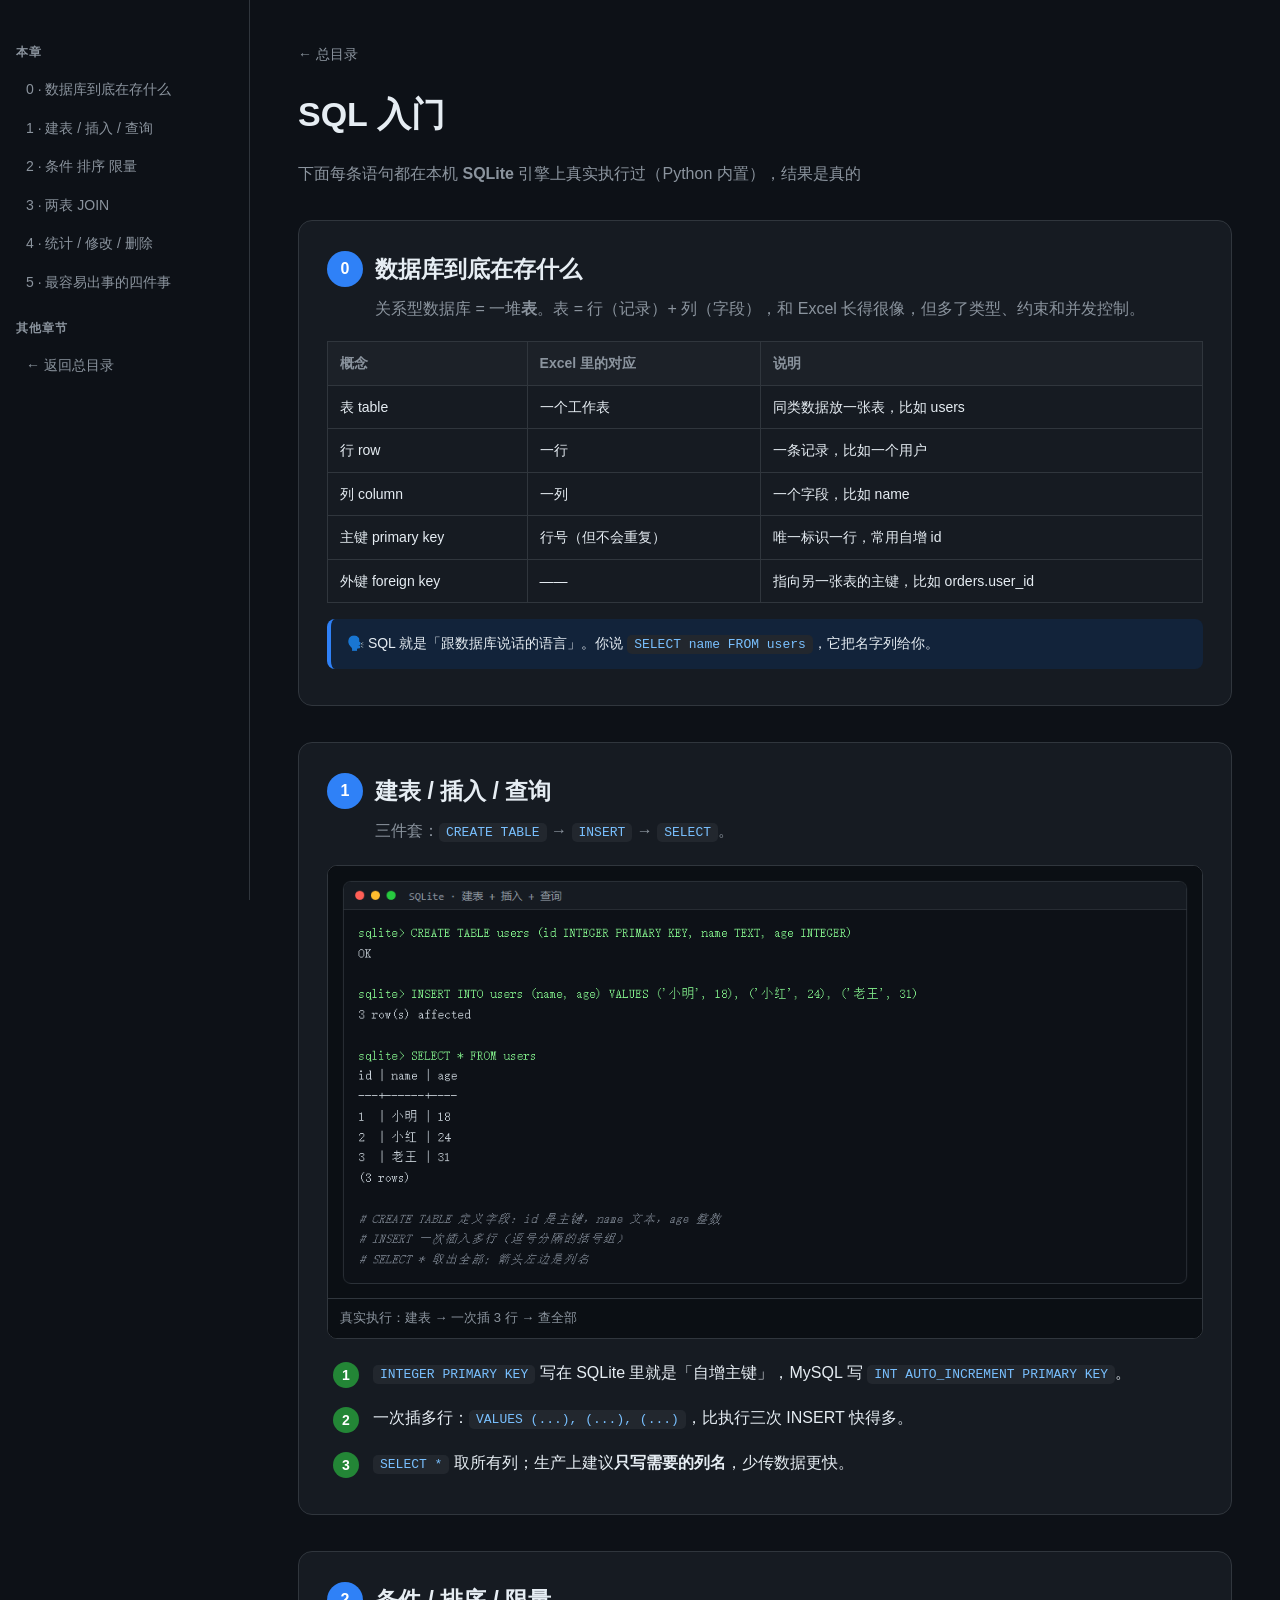
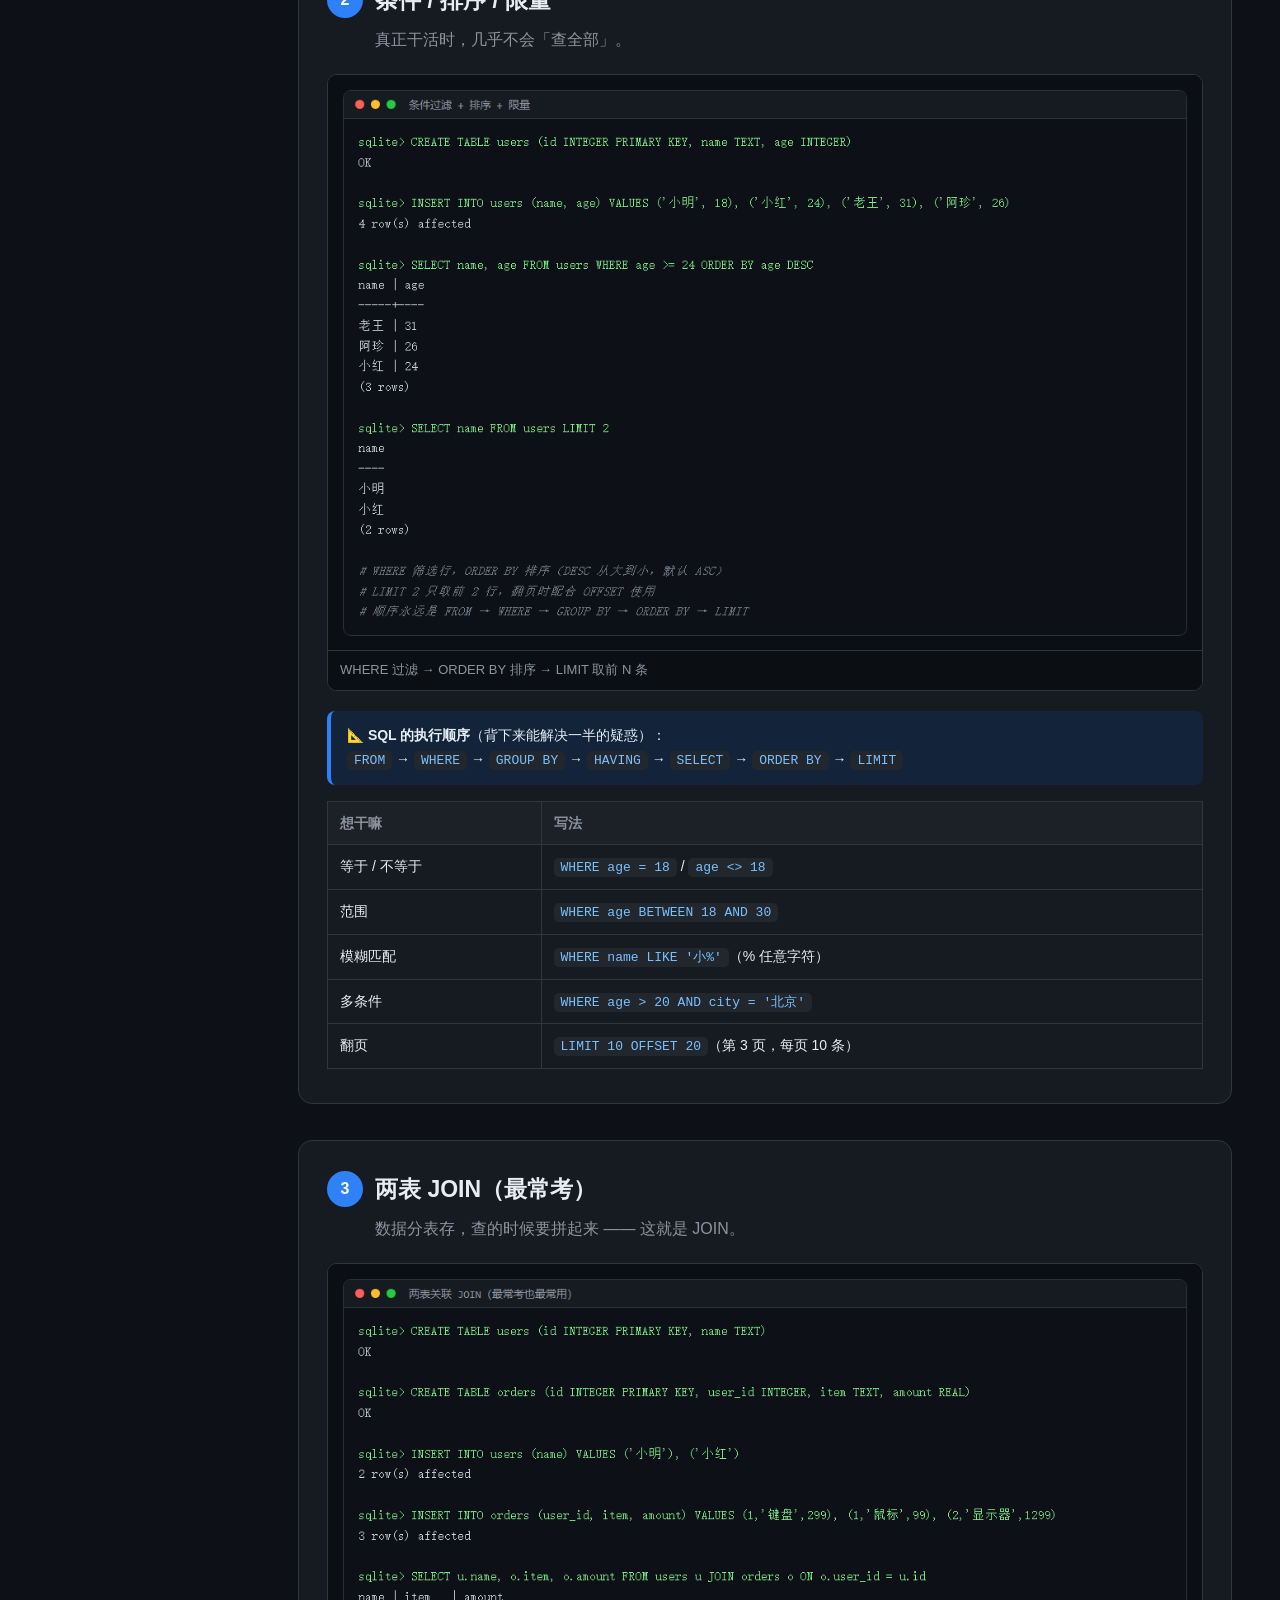
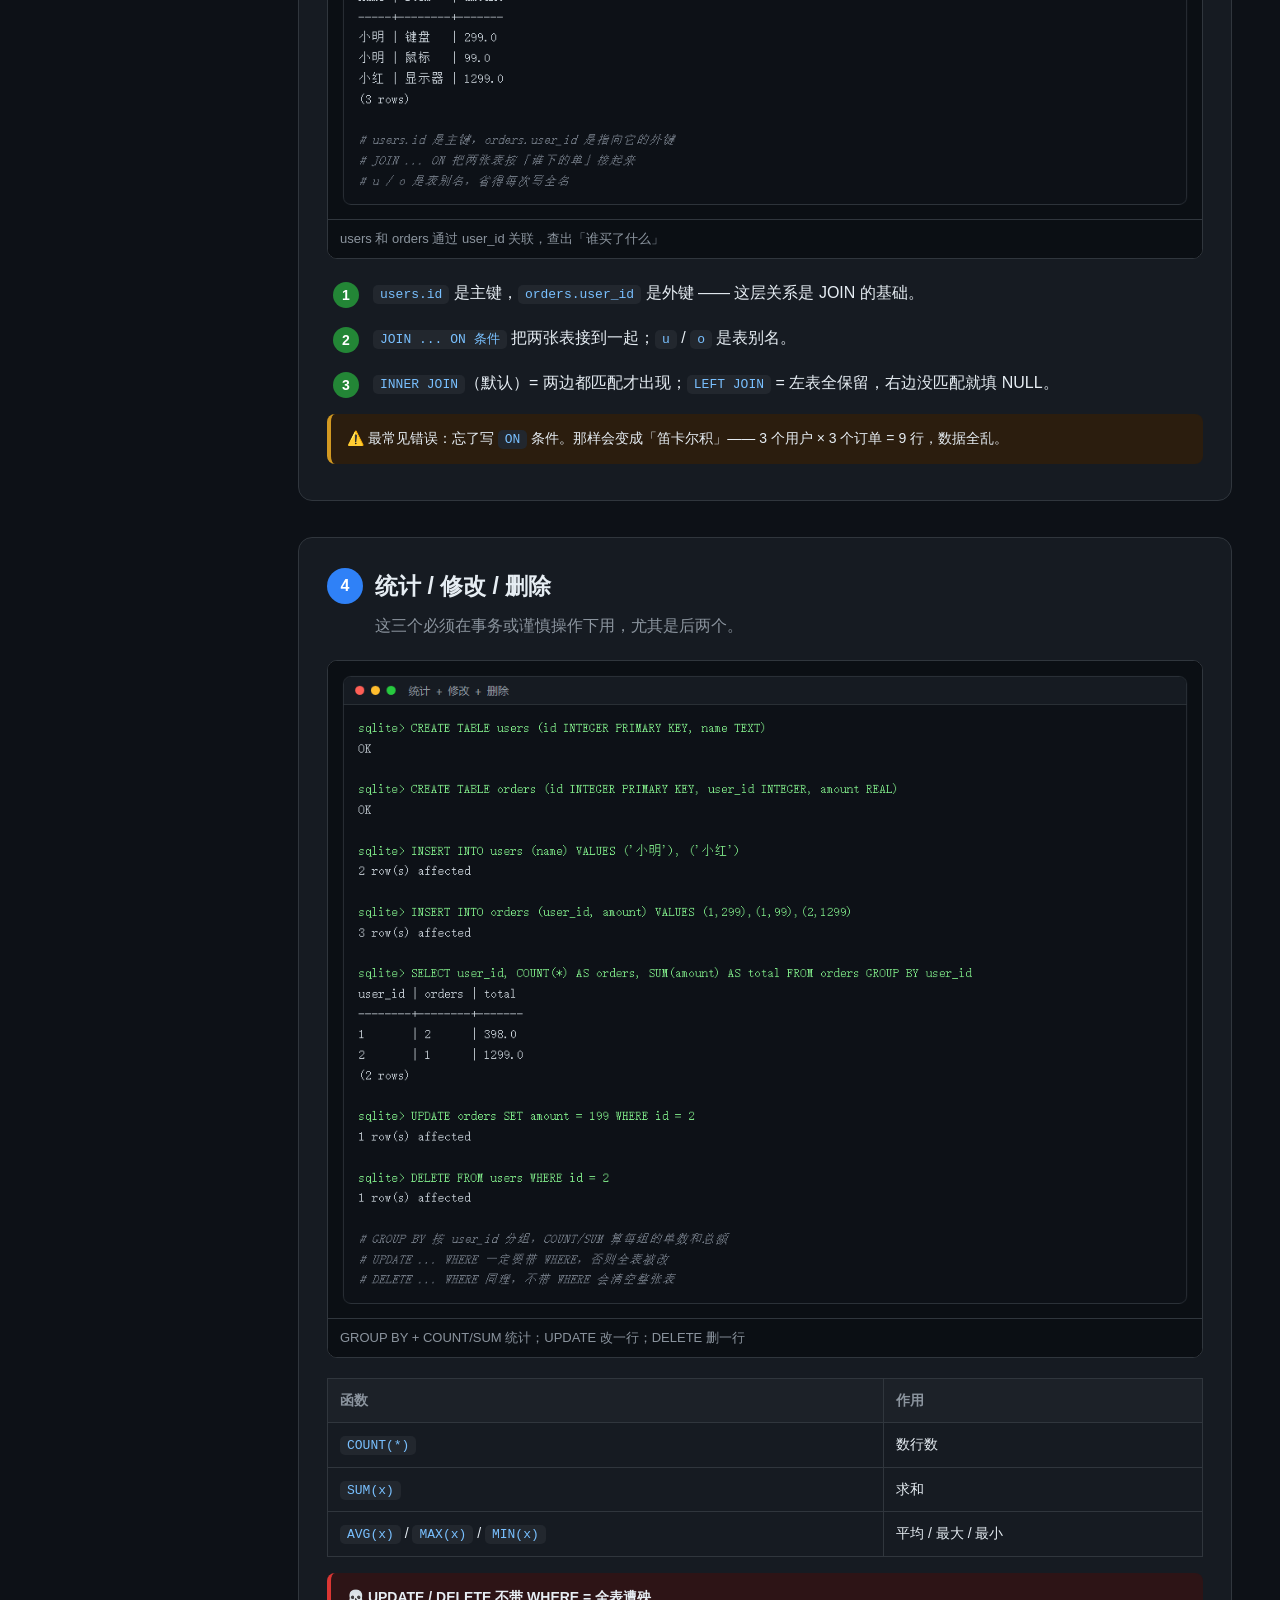
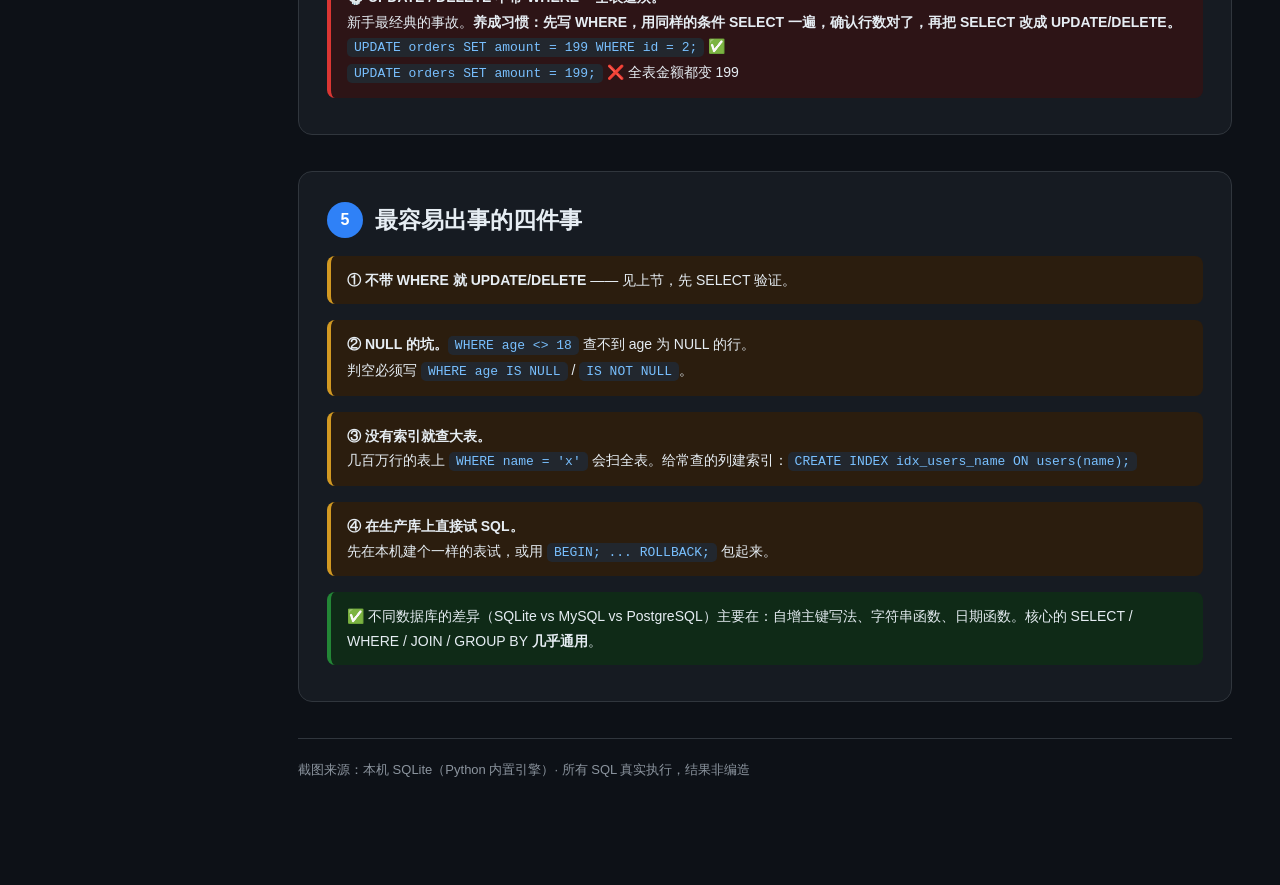
<file: sql/index.html>
<!DOCTYPE html>
<html lang="zh-CN">
<head>
<meta charset="UTF-8">
<meta name="viewport" content="width=device-width, initial-scale=1">
<title>SQL 入门 · 从建表到 JOIN</title>
<link rel="stylesheet" href="../assets/handbook.css">
</head>
<body>
<div class="wrap">
<nav>
  <h3>本章</h3>
  <a href="#what">0 · 数据库到底在存什么</a>
  <a href="#basic">1 · 建表 / 插入 / 查询</a>
  <a href="#filter">2 · 条件 排序 限量</a>
  <a href="#join">3 · 两表 JOIN</a>
  <a href="#agg">4 · 统计 / 修改 / 删除</a>
  <a href="#pit">5 · 最容易出事的四件事</a>
  <h3>其他章节</h3>
  <a href="../index.html">← 返回总目录</a>
</nav>

<main>
<a class="back" href="../index.html">← 总目录</a>
<h1>SQL 入门</h1>
<p class="sub">下面每条语句都在本机 <strong>SQLite</strong> 引擎上真实执行过（Python 内置），结果是真的</p>

<div class="chapter" id="what">
  <h2><span class="num">0</span> 数据库到底在存什么</h2>
  <p class="goal">关系型数据库 = 一堆<strong>表</strong>。表 = 行（记录）+ 列（字段），和 Excel 长得很像，但多了类型、约束和并发控制。</p>
  <table>
    <tr><th>概念</th><th>Excel 里的对应</th><th>说明</th></tr>
    <tr><td>表 table</td><td>一个工作表</td><td>同类数据放一张表，比如 users</td></tr>
    <tr><td>行 row</td><td>一行</td><td>一条记录，比如一个用户</td></tr>
    <tr><td>列 column</td><td>一列</td><td>一个字段，比如 name</td></tr>
    <tr><td>主键 primary key</td><td>行号（但不会重复）</td><td>唯一标识一行，常用自增 id</td></tr>
    <tr><td>外键 foreign key</td><td>——</td><td>指向另一张表的主键，比如 orders.user_id</td></tr>
  </table>
  <div class="tip">🗣️ SQL 就是「跟数据库说话的语言」。你说 <code>SELECT name FROM users</code>，它把名字列给你。</div>
</div>

<div class="chapter" id="basic">
  <h2><span class="num">1</span> 建表 / 插入 / 查询</h2>
  <p class="goal">三件套：<code>CREATE TABLE</code> → <code>INSERT</code> → <code>SELECT</code>。</p>
  <div class="shot"><img src="shots/01_basic.png" alt="SQL 基础">
    <div class="cap">真实执行：建表 → 一次插 3 行 → 查全部</div></div>
  <div class="step"><div class="badge">1</div><p><code>INTEGER PRIMARY KEY</code> 写在 SQLite 里就是「自增主键」，MySQL 写 <code>INT AUTO_INCREMENT PRIMARY KEY</code>。</p></div>
  <div class="step"><div class="badge">2</div><p>一次插多行：<code>VALUES (...), (...), (...)</code>，比执行三次 INSERT 快得多。</p></div>
  <div class="step"><div class="badge">3</div><p><code>SELECT *</code> 取所有列；生产上建议<strong>只写需要的列名</strong>，少传数据更快。</p></div>
</div>

<div class="chapter" id="filter">
  <h2><span class="num">2</span> 条件 / 排序 / 限量</h2>
  <p class="goal">真正干活时，几乎不会「查全部」。</p>
  <div class="shot"><img src="shots/02_filter.png" alt="SQL 过滤排序">
    <div class="cap">WHERE 过滤 → ORDER BY 排序 → LIMIT 取前 N 条</div></div>
  <div class="tip">📐 <strong>SQL 的执行顺序</strong>（背下来能解决一半的疑惑）：<br>
  <code>FROM</code> → <code>WHERE</code> → <code>GROUP BY</code> → <code>HAVING</code> → <code>SELECT</code> → <code>ORDER BY</code> → <code>LIMIT</code></div>
  <table>
    <tr><th>想干嘛</th><th>写法</th></tr>
    <tr><td>等于 / 不等于</td><td><code>WHERE age = 18</code> / <code>age &lt;&gt; 18</code></td></tr>
    <tr><td>范围</td><td><code>WHERE age BETWEEN 18 AND 30</code></td></tr>
    <tr><td>模糊匹配</td><td><code>WHERE name LIKE '小%'</code>（% 任意字符）</td></tr>
    <tr><td>多条件</td><td><code>WHERE age &gt; 20 AND city = '北京'</code></td></tr>
    <tr><td>翻页</td><td><code>LIMIT 10 OFFSET 20</code>（第 3 页，每页 10 条）</td></tr>
  </table>
</div>

<div class="chapter" id="join">
  <h2><span class="num">3</span> 两表 JOIN（最常考）</h2>
  <p class="goal">数据分表存，查的时候要拼起来 —— 这就是 JOIN。</p>
  <div class="shot"><img src="shots/03_join.png" alt="SQL JOIN">
    <div class="cap">users 和 orders 通过 user_id 关联，查出「谁买了什么」</div></div>
  <div class="step"><div class="badge">1</div><p><code>users.id</code> 是主键，<code>orders.user_id</code> 是外键 —— 这层关系是 JOIN 的基础。</p></div>
  <div class="step"><div class="badge">2</div><p><code>JOIN ... ON 条件</code> 把两张表接到一起；<code>u</code> / <code>o</code> 是表别名。</p></div>
  <div class="step"><div class="badge">3</div><p><code>INNER JOIN</code>（默认）= 两边都匹配才出现；<code>LEFT JOIN</code> = 左表全保留，右边没匹配就填 NULL。</p></div>
  <div class="warn">⚠️ 最常见错误：忘了写 <code>ON</code> 条件。那样会变成「笛卡尔积」—— 3 个用户 × 3 个订单 = 9 行，数据全乱。</div>
</div>

<div class="chapter" id="agg">
  <h2><span class="num">4</span> 统计 / 修改 / 删除</h2>
  <p class="goal">这三个必须在事务或谨慎操作下用，尤其是后两个。</p>
  <div class="shot"><img src="shots/04_aggregate.png" alt="SQL 聚合与改删">
    <div class="cap">GROUP BY + COUNT/SUM 统计；UPDATE 改一行；DELETE 删一行</div></div>
  <table>
    <tr><th>函数</th><th>作用</th></tr>
    <tr><td><code>COUNT(*)</code></td><td>数行数</td></tr>
    <tr><td><code>SUM(x)</code></td><td>求和</td></tr>
    <tr><td><code>AVG(x)</code> / <code>MAX(x)</code> / <code>MIN(x)</code></td><td>平均 / 最大 / 最小</td></tr>
  </table>
  <div class="danger">💀 <strong>UPDATE / DELETE 不带 WHERE = 全表遭殃。</strong><br>
  新手最经典的事故。<strong>养成习惯：先写 WHERE，用同样的条件 SELECT 一遍，确认行数对了，再把 SELECT 改成 UPDATE/DELETE。</strong><br>
  <code>UPDATE orders SET amount = 199 WHERE id = 2;</code> ✅<br>
  <code>UPDATE orders SET amount = 199;</code> ❌ 全表金额都变 199</div>
</div>

<div class="chapter" id="pit">
  <h2><span class="num">5</span> 最容易出事的四件事</h2>
  <div class="warn"><strong>① 不带 WHERE 就 UPDATE/DELETE</strong> —— 见上节，先 SELECT 验证。</div>
  <div class="warn"><strong>② NULL 的坑。</strong><code>WHERE age &lt;&gt; 18</code> 查不到 age 为 NULL 的行。<br>
  判空必须写 <code>WHERE age IS NULL</code> / <code>IS NOT NULL</code>。</div>
  <div class="warn"><strong>③ 没有索引就查大表。</strong><br>
  几百万行的表上 <code>WHERE name = 'x'</code> 会扫全表。给常查的列建索引：<code>CREATE INDEX idx_users_name ON users(name);</code></div>
  <div class="warn"><strong>④ 在生产库上直接试 SQL。</strong><br>
  先在本机建个一样的表试，或用 <code>BEGIN; ... ROLLBACK;</code> 包起来。</div>
  <div class="ok">✅ 不同数据库的差异（SQLite vs MySQL vs PostgreSQL）主要在：自增主键写法、字符串函数、日期函数。核心的 SELECT / WHERE / JOIN / GROUP BY <strong>几乎通用</strong>。</div>
</div>

<footer>截图来源：本机 SQLite（Python 内置引擎）· 所有 SQL 真实执行，结果非编造</footer>
</main>
</div>
</body>
</html>
</file>
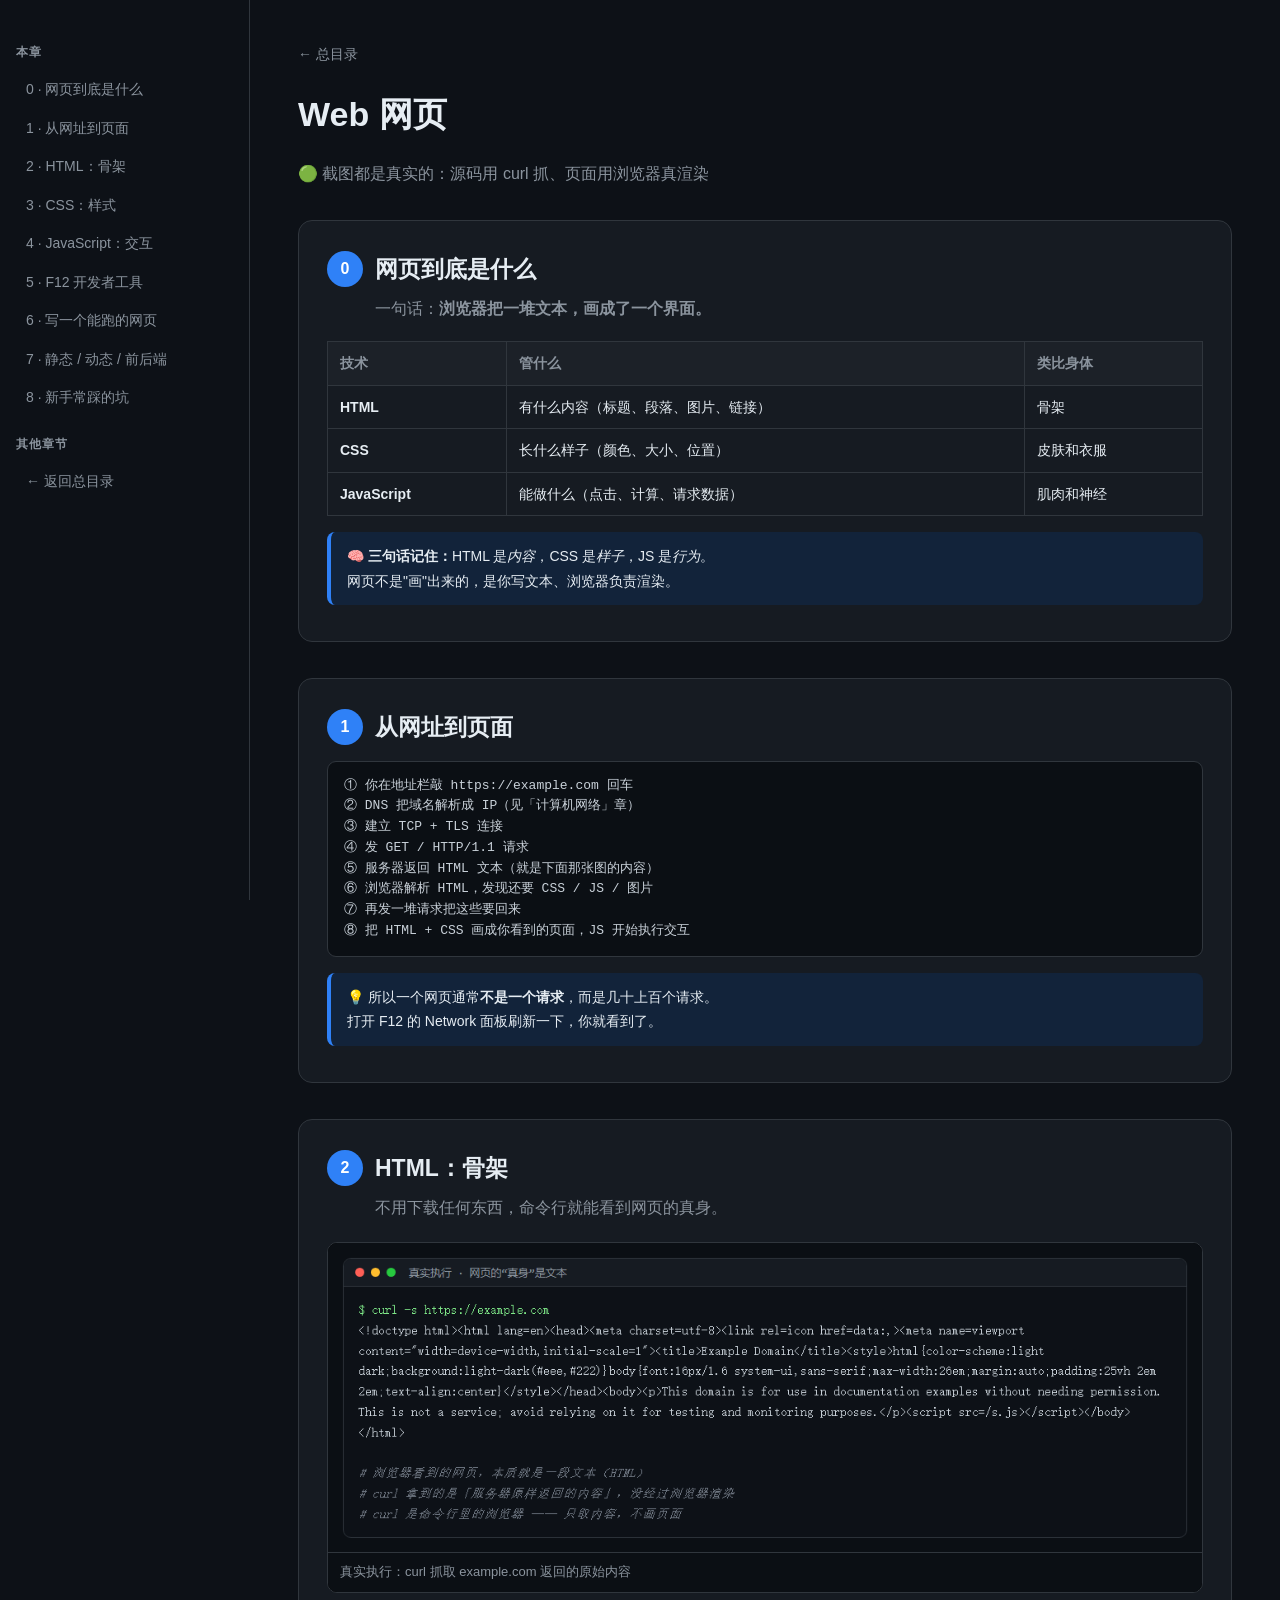
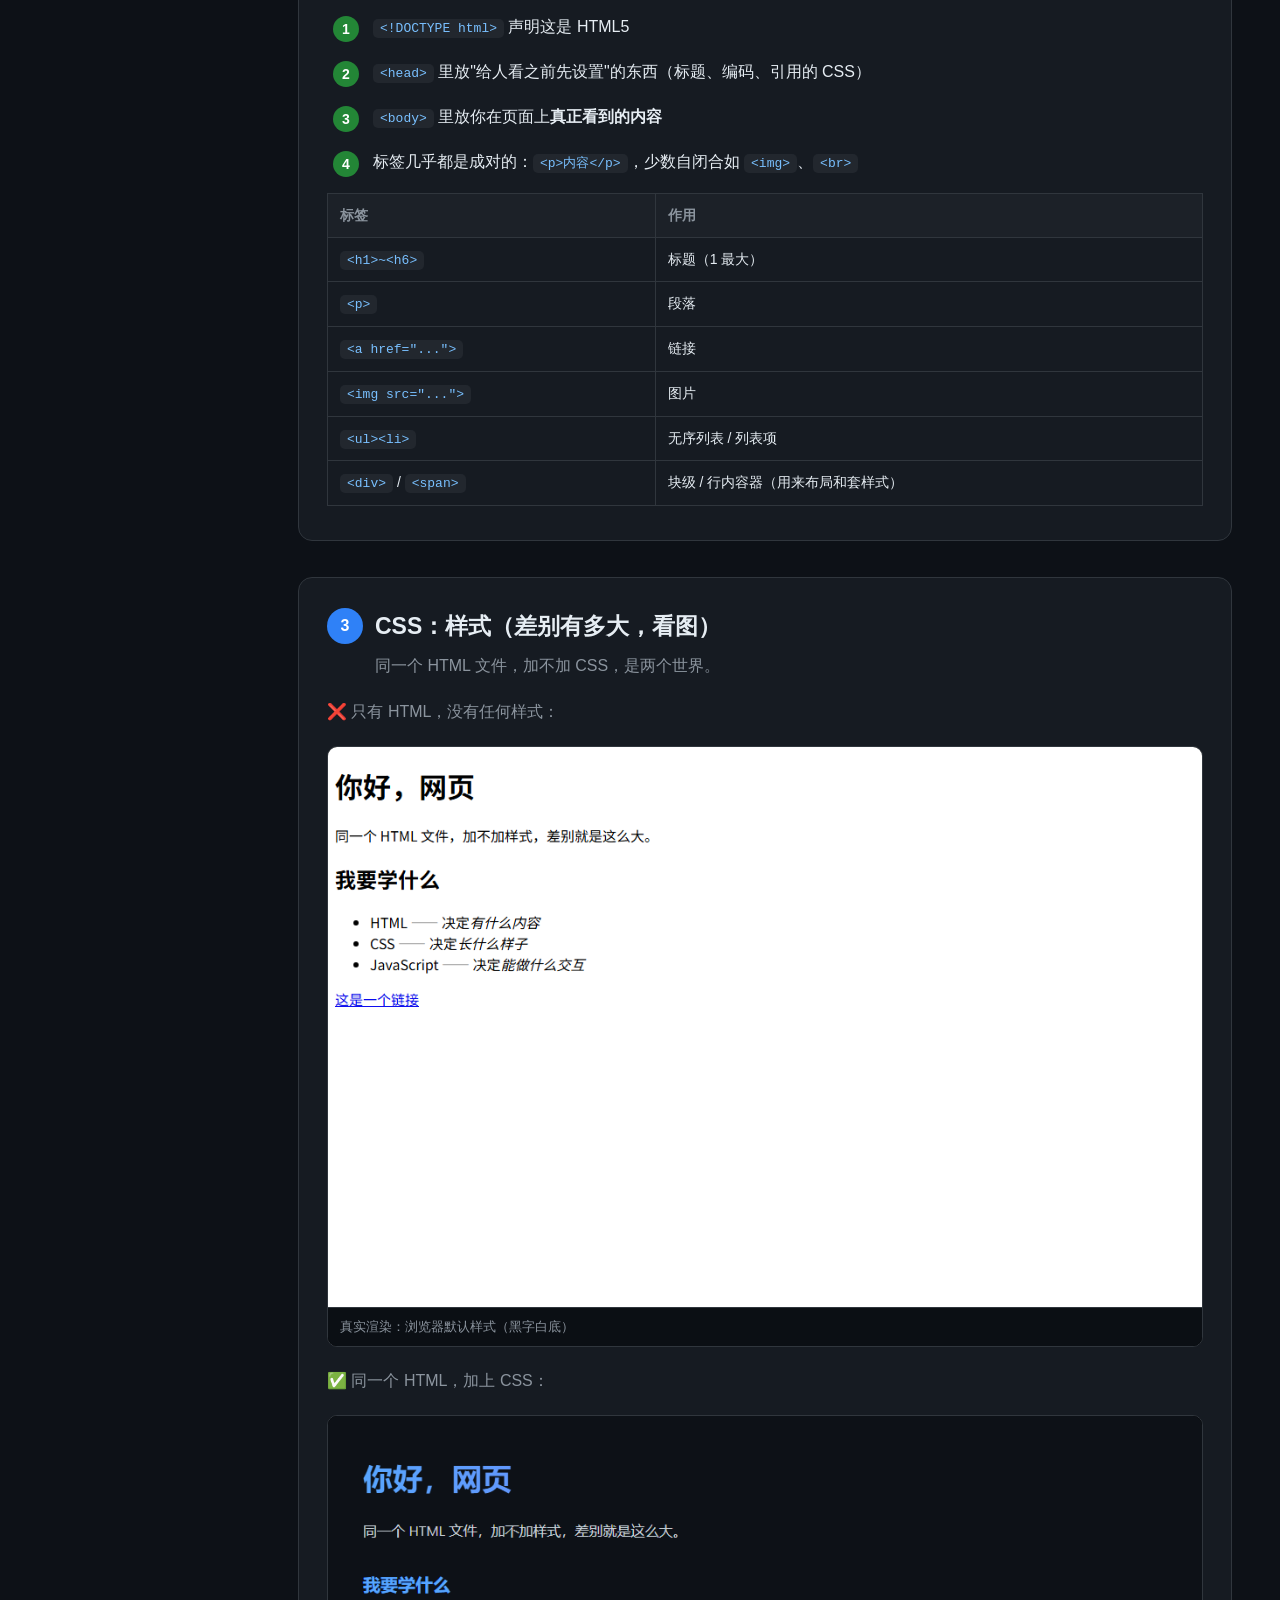
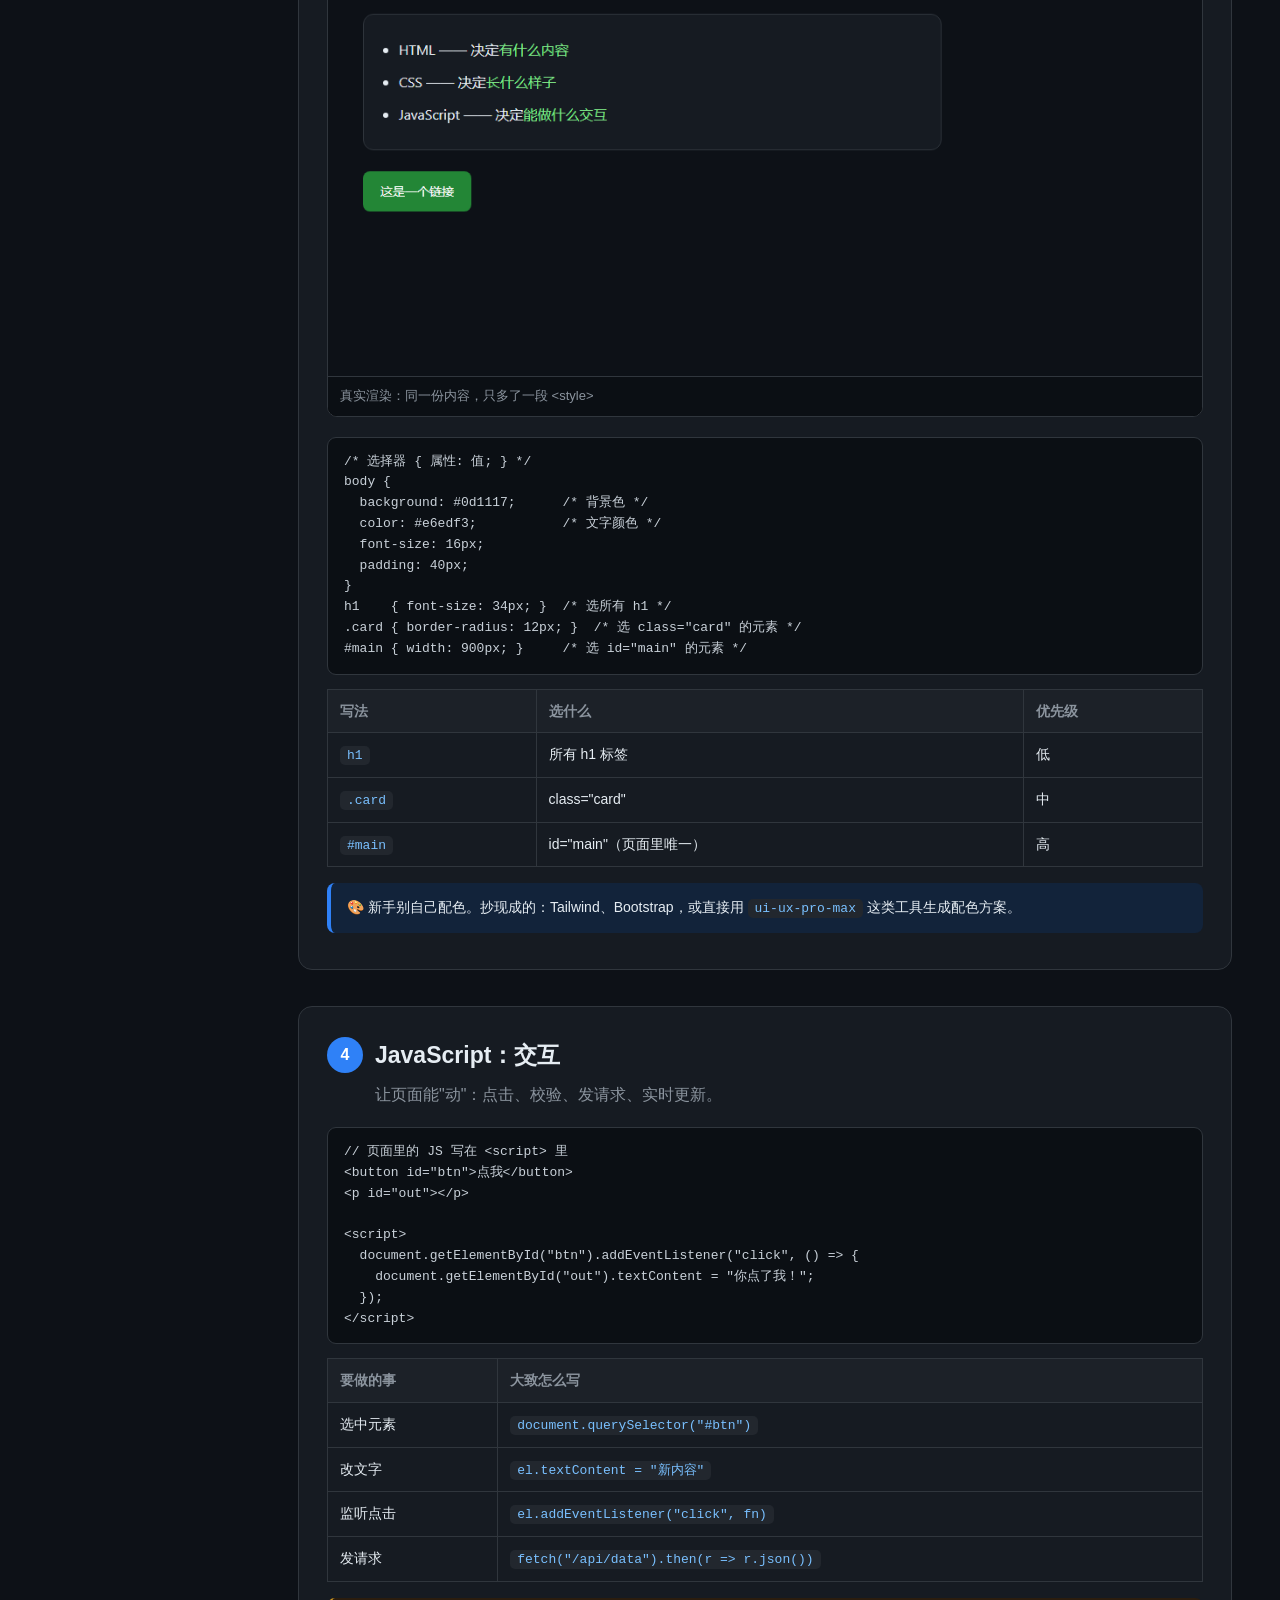
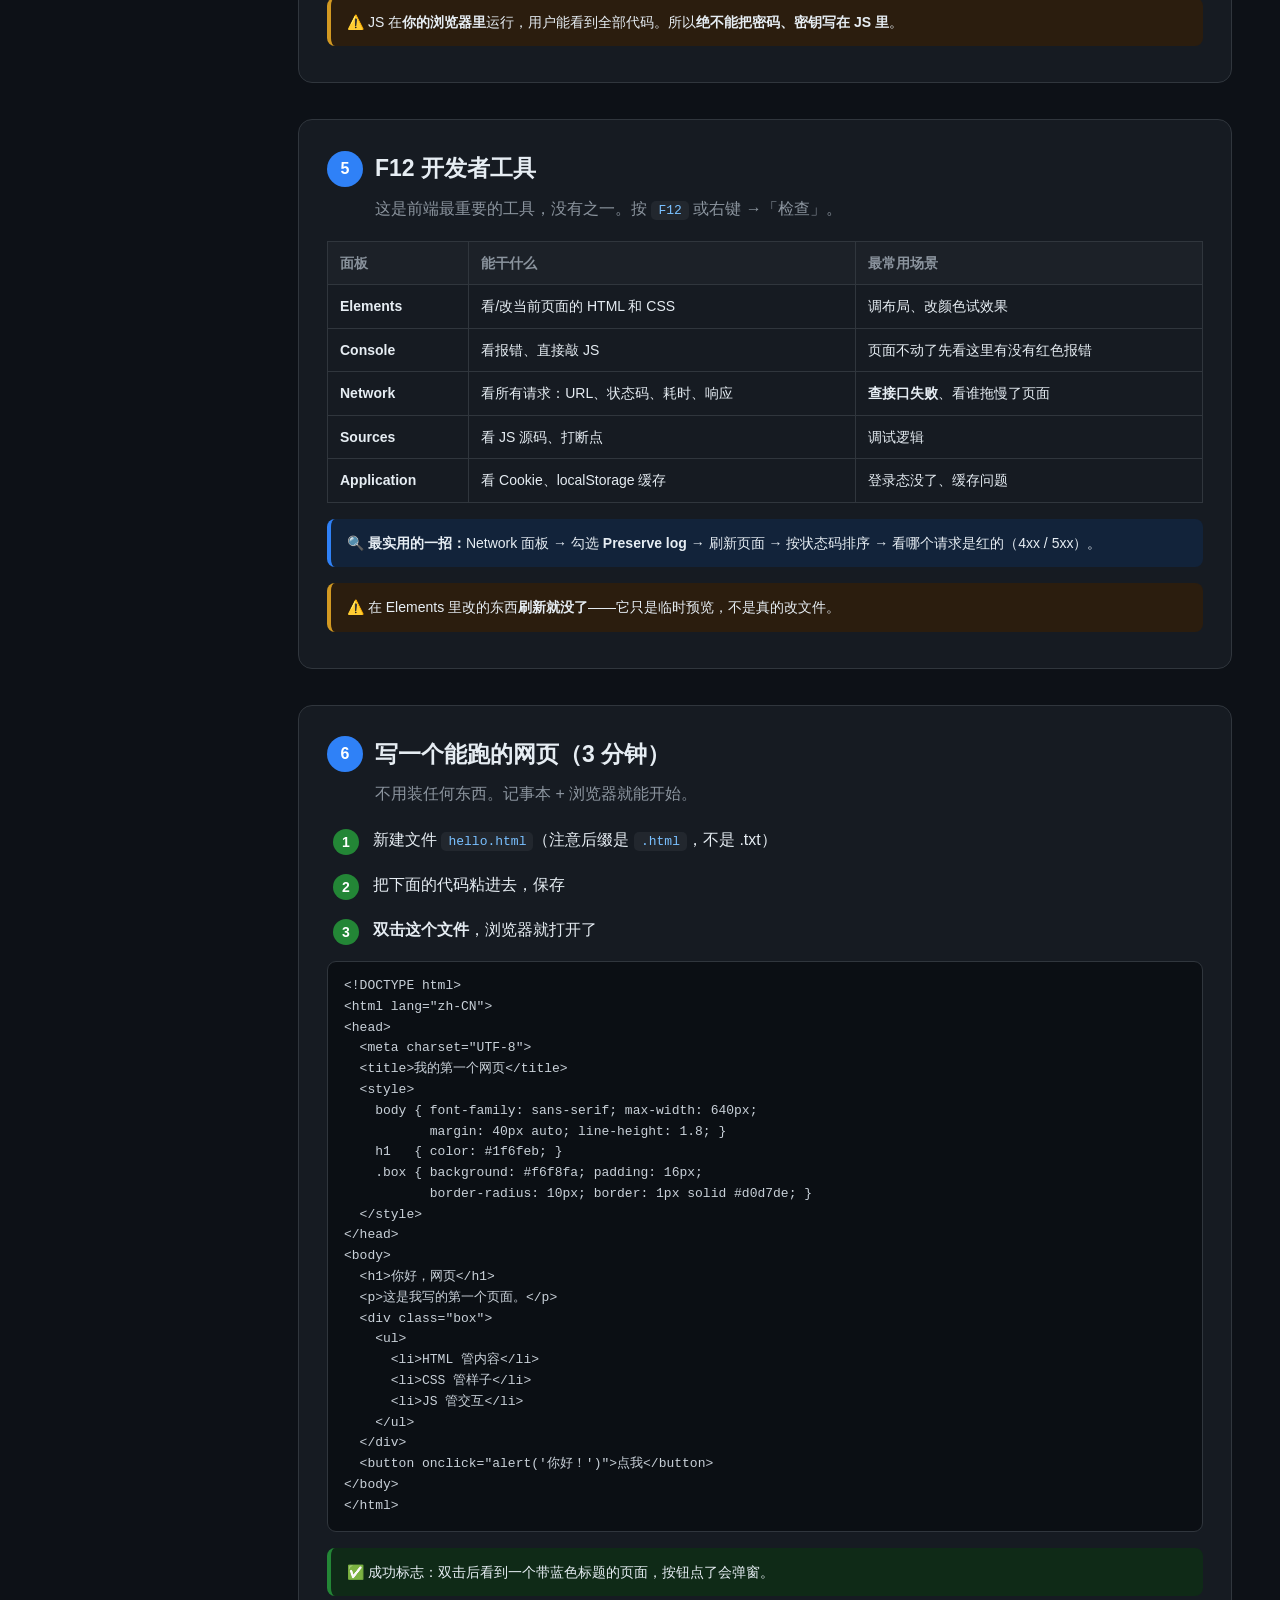
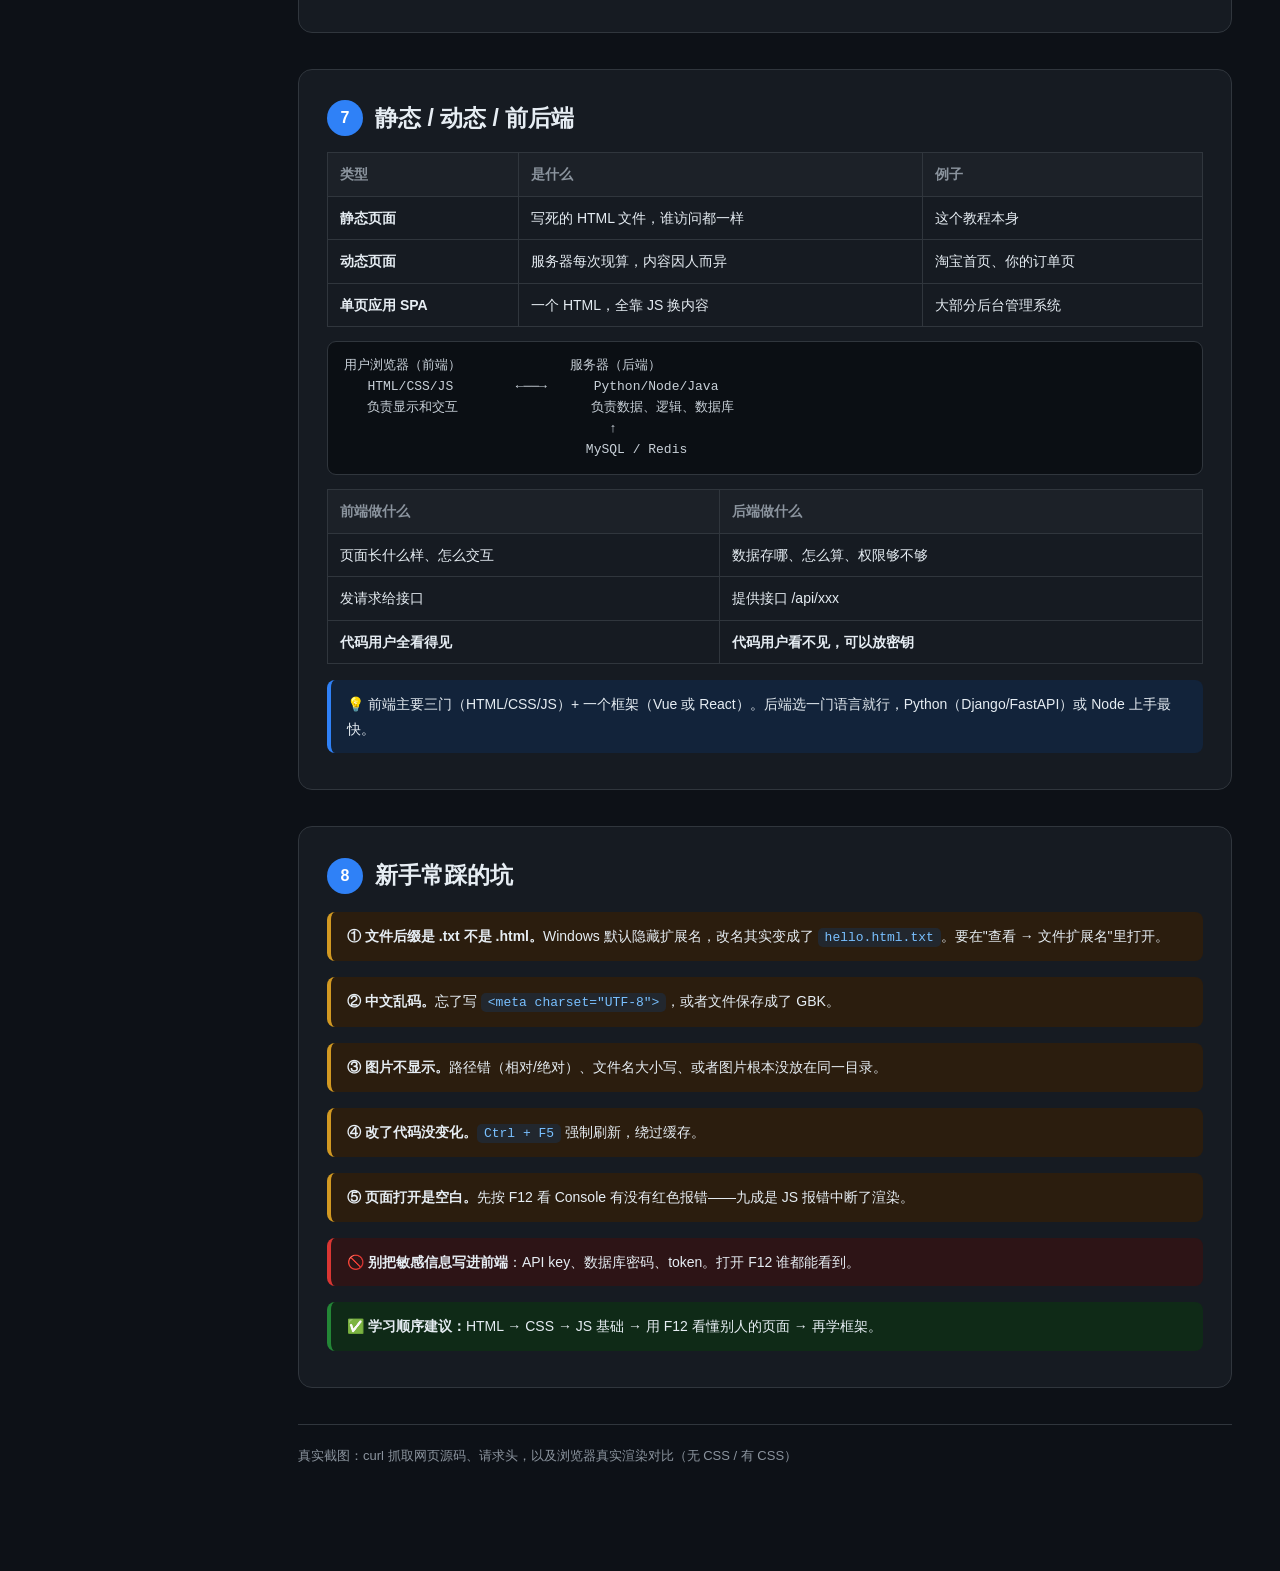
<file: web/index.html>
<!DOCTYPE html>
<html lang="zh-CN">
<head>
<meta charset="UTF-8">
<meta name="viewport" content="width=device-width, initial-scale=1">
<title>Web 网页 · 一个页面是怎么来的</title>
<link rel="stylesheet" href="../assets/handbook.css">
</head>
<body>
<div class="wrap">
<nav>
  <h3>本章</h3>
  <a href="#what">0 · 网页到底是什么</a>
  <a href="#flow">1 · 从网址到页面</a>
  <a href="#html">2 · HTML：骨架</a>
  <a href="#css">3 · CSS：样式</a>
  <a href="#js">4 · JavaScript：交互</a>
  <a href="#f12">5 · F12 开发者工具</a>
  <a href="#demo">6 · 写一个能跑的网页</a>
  <a href="#front">7 · 静态 / 动态 / 前后端</a>
  <a href="#pit">8 · 新手常踩的坑</a>
  <h3>其他章节</h3>
  <a href="../index.html">← 返回总目录</a>
</nav>

<main>
<a class="back" href="../index.html">← 总目录</a>
<h1>Web 网页</h1>
<p class="sub">🟢 截图都是真实的：源码用 curl 抓、页面用浏览器真渲染</p>

<div class="chapter" id="what">
  <h2><span class="num">0</span> 网页到底是什么</h2>
  <p class="goal">一句话：<strong>浏览器把一堆文本，画成了一个界面。</strong></p>
  <table>
    <tr><th>技术</th><th>管什么</th><th>类比身体</th></tr>
    <tr><td><strong>HTML</strong></td><td>有什么内容（标题、段落、图片、链接）</td><td>骨架</td></tr>
    <tr><td><strong>CSS</strong></td><td>长什么样子（颜色、大小、位置）</td><td>皮肤和衣服</td></tr>
    <tr><td><strong>JavaScript</strong></td><td>能做什么（点击、计算、请求数据）</td><td>肌肉和神经</td></tr>
  </table>
  <div class="tip">🧠 <strong>三句话记住：</strong>HTML 是<em>内容</em>，CSS 是<em>样子</em>，JS 是<em>行为</em>。<br>
  网页不是"画"出来的，是你写文本、浏览器负责渲染。</div>
</div>

<div class="chapter" id="flow">
  <h2><span class="num">1</span> 从网址到页面</h2>
  <pre class="code"><code>① 你在地址栏敲 https://example.com 回车
② DNS 把域名解析成 IP（见「计算机网络」章）
③ 建立 TCP + TLS 连接
④ 发 GET / HTTP/1.1 请求
⑤ 服务器返回 HTML 文本（就是下面那张图的内容）
⑥ 浏览器解析 HTML，发现还要 CSS / JS / 图片
⑦ 再发一堆请求把这些要回来
⑧ 把 HTML + CSS 画成你看到的页面，JS 开始执行交互</code></pre>
  <div class="tip">💡 所以一个网页通常<strong>不是一个请求</strong>，而是几十上百个请求。<br>
  打开 F12 的 Network 面板刷新一下，你就看到了。</div>
</div>

<div class="chapter" id="html">
  <h2><span class="num">2</span> HTML：骨架</h2>
  <p class="goal">不用下载任何东西，命令行就能看到网页的真身。</p>
  <div class="shot"><img src="shots/01_source.png" alt="网页源码">
    <div class="cap">真实执行：curl 抓取 example.com 返回的原始内容</div></div>
  <div class="step"><div class="badge">1</div><p><code>&lt;!DOCTYPE html&gt;</code> 声明这是 HTML5</p></div>
  <div class="step"><div class="badge">2</div><p><code>&lt;head&gt;</code> 里放"给人看之前先设置"的东西（标题、编码、引用的 CSS）</p></div>
  <div class="step"><div class="badge">3</div><p><code>&lt;body&gt;</code> 里放你在页面上<strong>真正看到的内容</strong></p></div>
  <div class="step"><div class="badge">4</div><p>标签几乎都是成对的：<code>&lt;p&gt;内容&lt;/p&gt;</code>，少数自闭合如 <code>&lt;img&gt;</code>、<code>&lt;br&gt;</code></p></div>
  <table>
    <tr><th>标签</th><th>作用</th></tr>
    <tr><td><code>&lt;h1&gt;~&lt;h6&gt;</code></td><td>标题（1 最大）</td></tr>
    <tr><td><code>&lt;p&gt;</code></td><td>段落</td></tr>
    <tr><td><code>&lt;a href="..."&gt;</code></td><td>链接</td></tr>
    <tr><td><code>&lt;img src="..."&gt;</code></td><td>图片</td></tr>
    <tr><td><code>&lt;ul&gt;&lt;li&gt;</code></td><td>无序列表 / 列表项</td></tr>
    <tr><td><code>&lt;div&gt;</code> / <code>&lt;span&gt;</code></td><td>块级 / 行内容器（用来布局和套样式）</td></tr>
  </table>
</div>

<div class="chapter" id="css">
  <h2><span class="num">3</span> CSS：样式（差别有多大，看图）</h2>
  <p class="goal">同一个 HTML 文件，加不加 CSS，是两个世界。</p>

  <p style="margin:18px 0 6px;color:#8b949e">❌ 只有 HTML，没有任何样式：</p>
  <div class="shot"><img src="shots/04_no_css.png" alt="没有 CSS 的页面">
    <div class="cap">真实渲染：浏览器默认样式（黑字白底）</div></div>

  <p style="margin:18px 0 6px;color:#8b949e">✅ 同一个 HTML，加上 CSS：</p>
  <div class="shot"><img src="shots/05_with_css.png" alt="有 CSS 的页面">
    <div class="cap">真实渲染：同一份内容，只多了一段 &lt;style&gt;</div></div>

  <pre class="code"><code>/* 选择器 { 属性: 值; } */
body {
  background: #0d1117;      /* 背景色 */
  color: #e6edf3;           /* 文字颜色 */
  font-size: 16px;
  padding: 40px;
}
h1    { font-size: 34px; }  /* 选所有 h1 */
.card { border-radius: 12px; }  /* 选 class="card" 的元素 */
#main { width: 900px; }     /* 选 id="main" 的元素 */</code></pre>
  <table>
    <tr><th>写法</th><th>选什么</th><th>优先级</th></tr>
    <tr><td><code>h1</code></td><td>所有 h1 标签</td><td>低</td></tr>
    <tr><td><code>.card</code></td><td>class="card"</td><td>中</td></tr>
    <tr><td><code>#main</code></td><td>id="main"（页面里唯一）</td><td>高</td></tr>
  </table>
  <div class="tip">🎨 新手别自己配色。抄现成的：Tailwind、Bootstrap，或直接用 <code>ui-ux-pro-max</code> 这类工具生成配色方案。</div>
</div>

<div class="chapter" id="js">
  <h2><span class="num">4</span> JavaScript：交互</h2>
  <p class="goal">让页面能"动"：点击、校验、发请求、实时更新。</p>
  <pre class="code"><code>// 页面里的 JS 写在 &lt;script&gt; 里
&lt;button id="btn"&gt;点我&lt;/button&gt;
&lt;p id="out"&gt;&lt;/p&gt;

&lt;script&gt;
  document.getElementById("btn").addEventListener("click", () =&gt; {
    document.getElementById("out").textContent = "你点了我！";
  });
&lt;/script&gt;</code></pre>
  <table>
    <tr><th>要做的事</th><th>大致怎么写</th></tr>
    <tr><td>选中元素</td><td><code>document.querySelector("#btn")</code></td></tr>
    <tr><td>改文字</td><td><code>el.textContent = "新内容"</code></td></tr>
    <tr><td>监听点击</td><td><code>el.addEventListener("click", fn)</code></td></tr>
    <tr><td>发请求</td><td><code>fetch("/api/data").then(r =&gt; r.json())</code></td></tr>
  </table>
  <div class="warn">⚠️ JS 在<strong>你的浏览器里</strong>运行，用户能看到全部代码。所以<strong>绝不能把密码、密钥写在 JS 里</strong>。</div>
</div>

<div class="chapter" id="f12">
  <h2><span class="num">5</span> F12 开发者工具</h2>
  <p class="goal">这是前端最重要的工具，没有之一。按 <code>F12</code> 或右键 →「检查」。</p>
  <table>
    <tr><th>面板</th><th>能干什么</th><th>最常用场景</th></tr>
    <tr><td><strong>Elements</strong></td><td>看/改当前页面的 HTML 和 CSS</td><td>调布局、改颜色试效果</td></tr>
    <tr><td><strong>Console</strong></td><td>看报错、直接敲 JS</td><td>页面不动了先看这里有没有红色报错</td></tr>
    <tr><td><strong>Network</strong></td><td>看所有请求：URL、状态码、耗时、响应</td><td><strong>查接口失败</strong>、看谁拖慢了页面</td></tr>
    <tr><td><strong>Sources</strong></td><td>看 JS 源码、打断点</td><td>调试逻辑</td></tr>
    <tr><td><strong>Application</strong></td><td>看 Cookie、localStorage 缓存</td><td>登录态没了、缓存问题</td></tr>
  </table>
  <div class="tip">🔍 <strong>最实用的一招：</strong>Network 面板 → 勾选 <strong>Preserve log</strong> → 刷新页面 → 按状态码排序 → 看哪个请求是红的（4xx / 5xx）。</div>
  <div class="warn">⚠️ 在 Elements 里改的东西<strong>刷新就没了</strong>——它只是临时预览，不是真的改文件。</div>
</div>

<div class="chapter" id="demo">
  <h2><span class="num">6</span> 写一个能跑的网页（3 分钟）</h2>
  <p class="goal">不用装任何东西。记事本 + 浏览器就能开始。</p>
  <div class="step"><div class="badge">1</div><p>新建文件 <code>hello.html</code>（注意后缀是 <code>.html</code>，不是 .txt）</p></div>
  <div class="step"><div class="badge">2</div><p>把下面的代码粘进去，保存</p></div>
  <div class="step"><div class="badge">3</div><p><strong>双击这个文件</strong>，浏览器就打开了</p></div>
  <pre class="code"><code>&lt;!DOCTYPE html&gt;
&lt;html lang="zh-CN"&gt;
&lt;head&gt;
  &lt;meta charset="UTF-8"&gt;
  &lt;title&gt;我的第一个网页&lt;/title&gt;
  &lt;style&gt;
    body { font-family: sans-serif; max-width: 640px;
           margin: 40px auto; line-height: 1.8; }
    h1   { color: #1f6feb; }
    .box { background: #f6f8fa; padding: 16px;
           border-radius: 10px; border: 1px solid #d0d7de; }
  &lt;/style&gt;
&lt;/head&gt;
&lt;body&gt;
  &lt;h1&gt;你好，网页&lt;/h1&gt;
  &lt;p&gt;这是我写的第一个页面。&lt;/p&gt;
  &lt;div class="box"&gt;
    &lt;ul&gt;
      &lt;li&gt;HTML 管内容&lt;/li&gt;
      &lt;li&gt;CSS 管样子&lt;/li&gt;
      &lt;li&gt;JS 管交互&lt;/li&gt;
    &lt;/ul&gt;
  &lt;/div&gt;
  &lt;button onclick="alert('你好！')"&gt;点我&lt;/button&gt;
&lt;/body&gt;
&lt;/html&gt;</code></pre>
  <div class="ok">✅ 成功标志：双击后看到一个带蓝色标题的页面，按钮点了会弹窗。</div>
</div>

<div class="chapter" id="front">
  <h2><span class="num">7</span> 静态 / 动态 / 前后端</h2>
  <table>
    <tr><th>类型</th><th>是什么</th><th>例子</th></tr>
    <tr><td><strong>静态页面</strong></td><td>写死的 HTML 文件，谁访问都一样</td><td>这个教程本身</td></tr>
    <tr><td><strong>动态页面</strong></td><td>服务器每次现算，内容因人而异</td><td>淘宝首页、你的订单页</td></tr>
    <tr><td><strong>单页应用 SPA</strong></td><td>一个 HTML，全靠 JS 换内容</td><td>大部分后台管理系统</td></tr>
  </table>
  <pre class="code"><code>用户浏览器（前端）              服务器（后端）
   HTML/CSS/JS        ←──→      Python/Node/Java
   负责显示和交互                 负责数据、逻辑、数据库
                                  ↑
                               MySQL / Redis</code></pre>
  <table>
    <tr><th>前端做什么</th><th>后端做什么</th></tr>
    <tr><td>页面长什么样、怎么交互</td><td>数据存哪、怎么算、权限够不够</td></tr>
    <tr><td>发请求给接口</td><td>提供接口 /api/xxx</td></tr>
    <tr><td><strong>代码用户全看得见</strong></td><td><strong>代码用户看不见，可以放密钥</strong></td></tr>
  </table>
  <div class="tip">💡 前端主要三门（HTML/CSS/JS）+ 一个框架（Vue 或 React）。后端选一门语言就行，Python（Django/FastAPI）或 Node 上手最快。</div>
</div>

<div class="chapter" id="pit">
  <h2><span class="num">8</span> 新手常踩的坑</h2>
  <div class="warn"><strong>① 文件后缀是 .txt 不是 .html。</strong>Windows 默认隐藏扩展名，改名其实变成了 <code>hello.html.txt</code>。要在"查看 → 文件扩展名"里打开。</div>
  <div class="warn"><strong>② 中文乱码。</strong>忘了写 <code>&lt;meta charset="UTF-8"&gt;</code>，或者文件保存成了 GBK。</div>
  <div class="warn"><strong>③ 图片不显示。</strong>路径错（相对/绝对）、文件名大小写、或者图片根本没放在同一目录。</div>
  <div class="warn"><strong>④ 改了代码没变化。</strong><code>Ctrl + F5</code> 强制刷新，绕过缓存。</div>
  <div class="warn"><strong>⑤ 页面打开是空白。</strong>先按 F12 看 Console 有没有红色报错——九成是 JS 报错中断了渲染。</div>
  <div class="danger">🚫 <strong>别把敏感信息写进前端</strong>：API key、数据库密码、token。打开 F12 谁都能看到。</div>
  <div class="ok">✅ <strong>学习顺序建议：</strong>HTML → CSS → JS 基础 → 用 F12 看懂别人的页面 → 再学框架。</div>
</div>

<footer>真实截图：curl 抓取网页源码、请求头，以及浏览器真实渲染对比（无 CSS / 有 CSS）</footer>
</main>
</div>
</body>
</html>
</file>
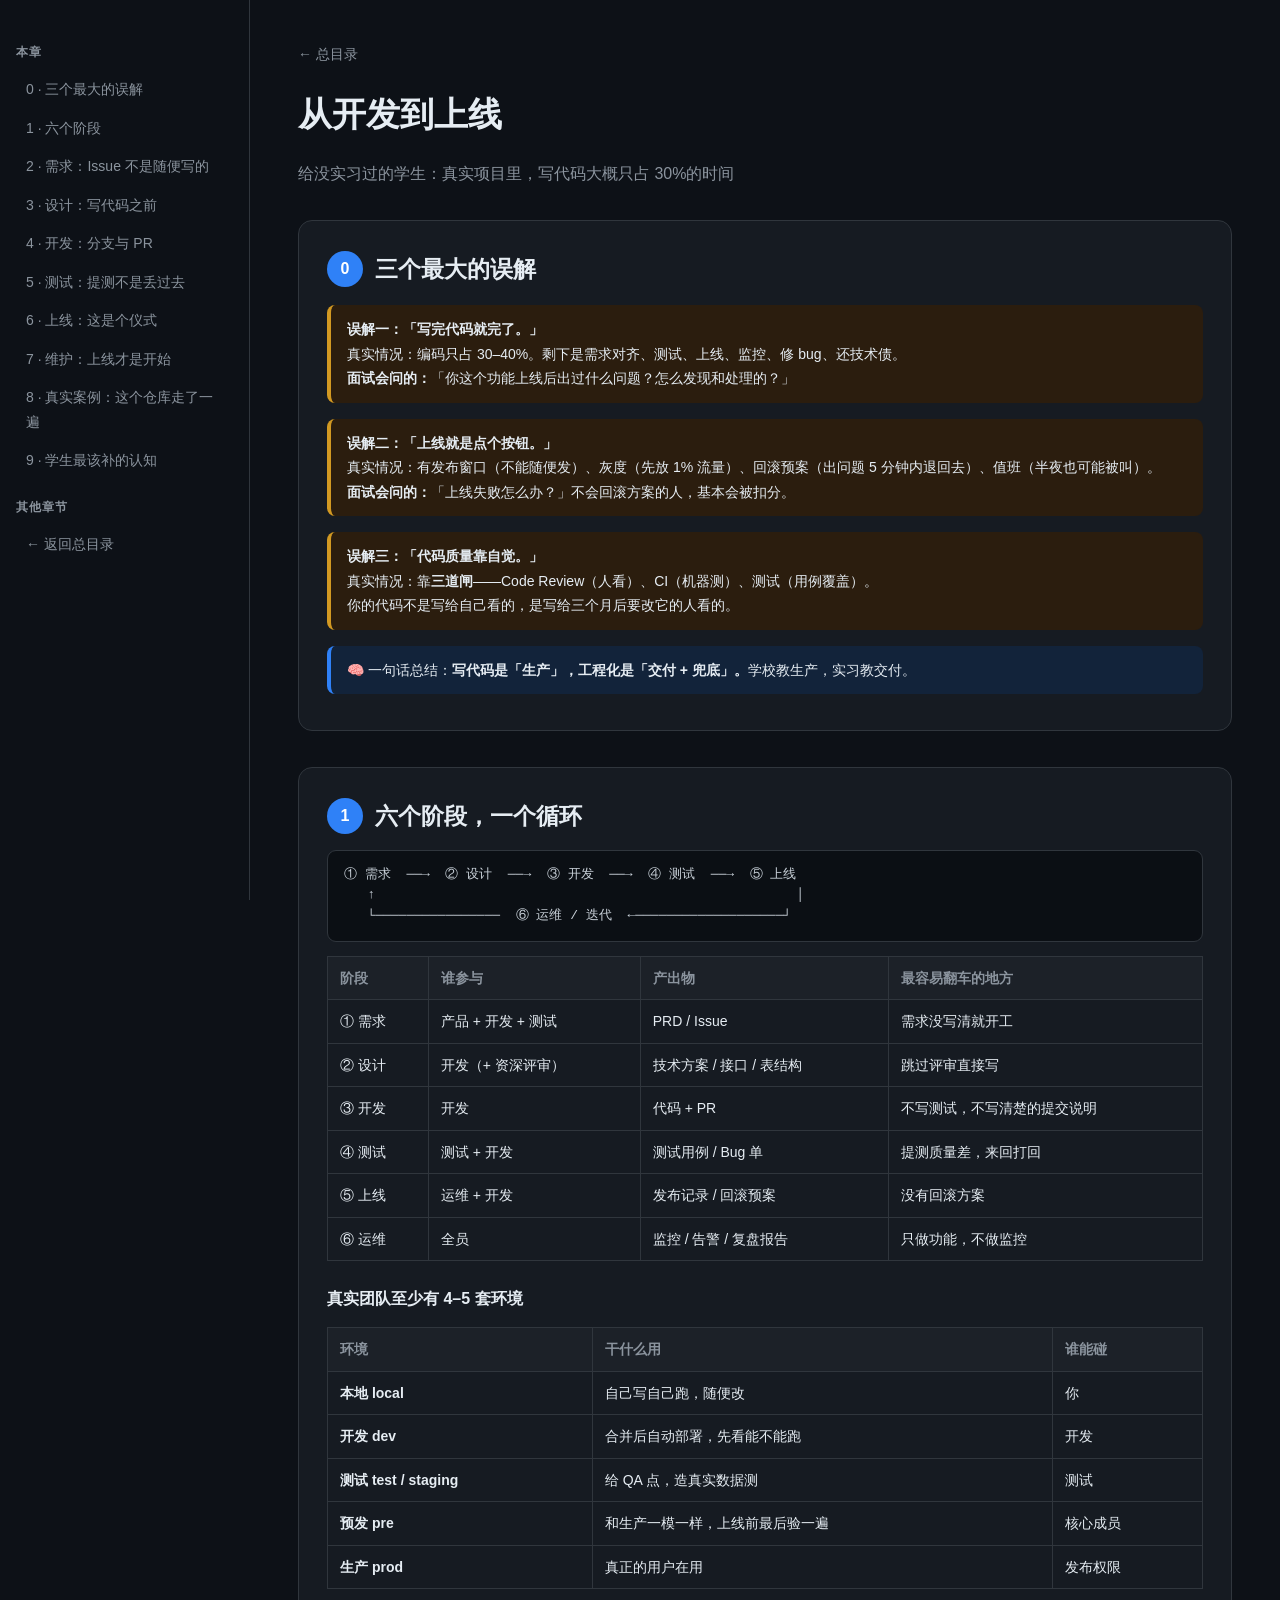
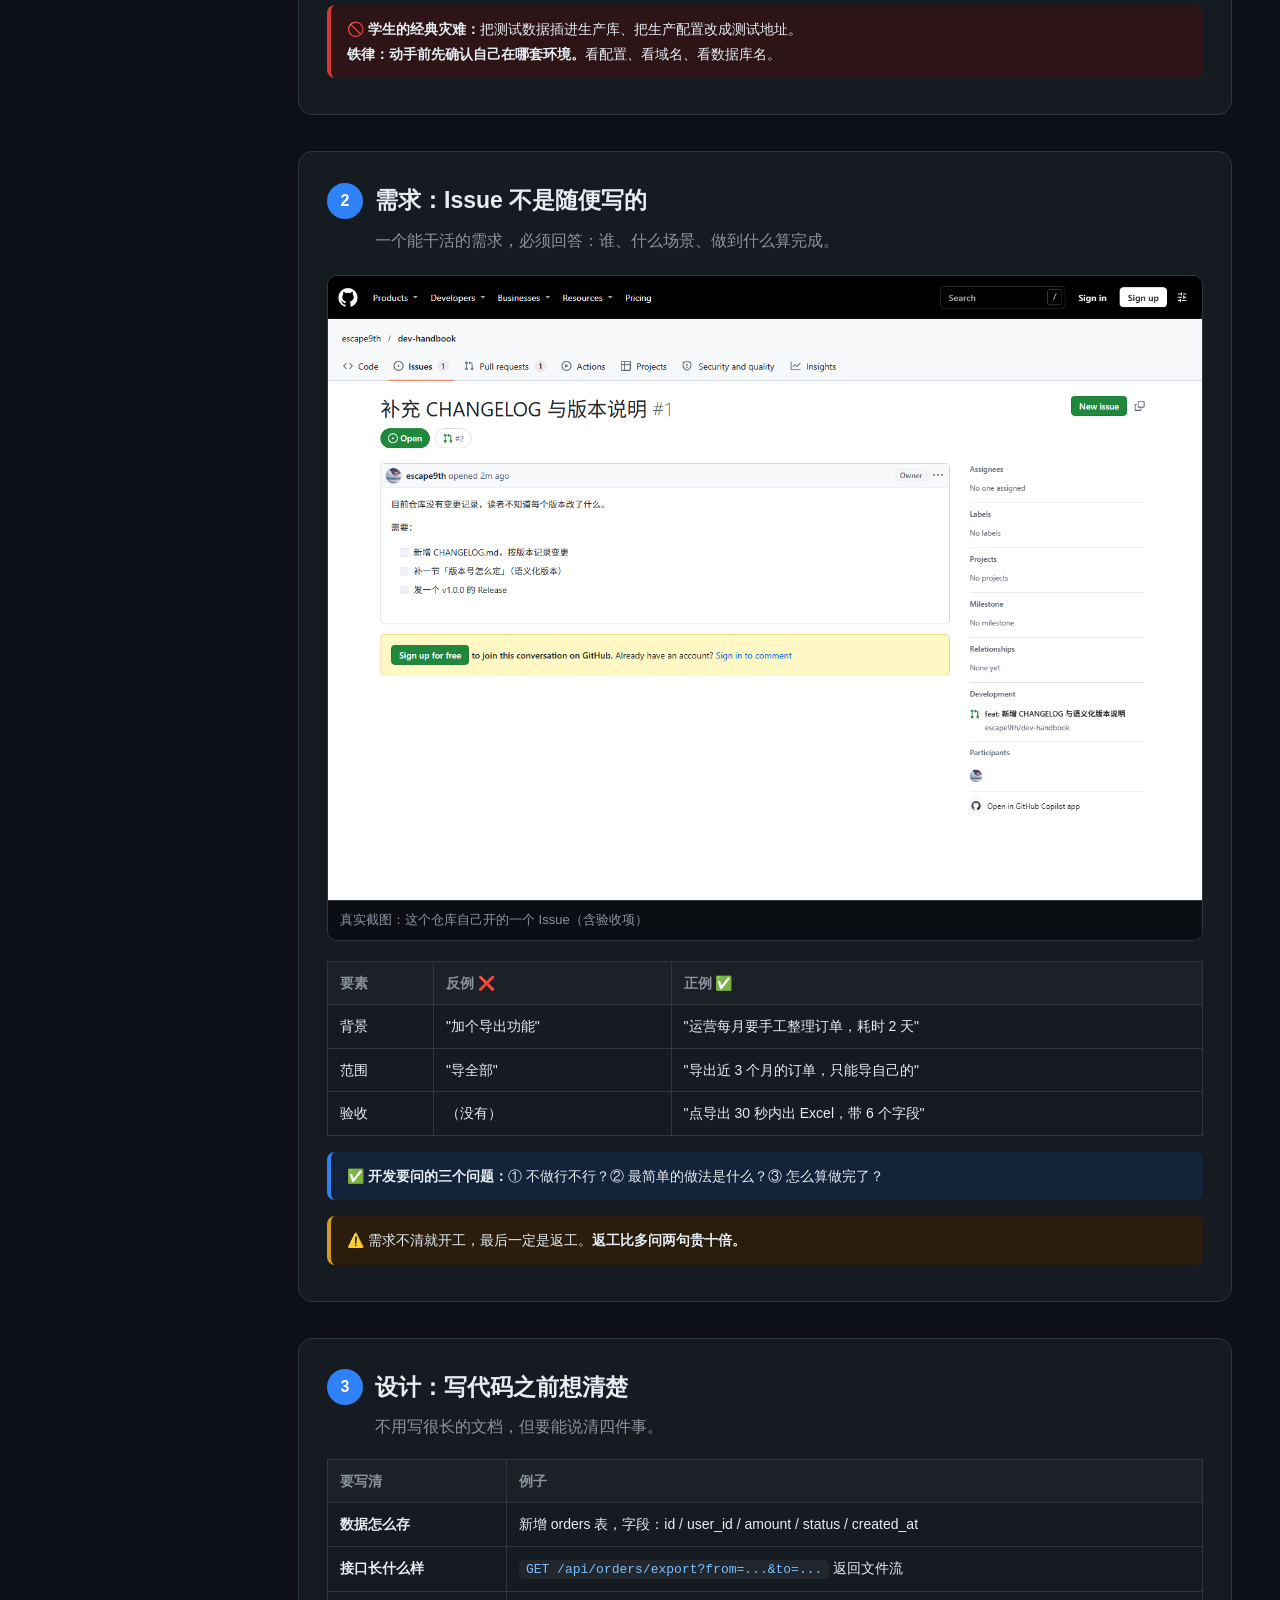
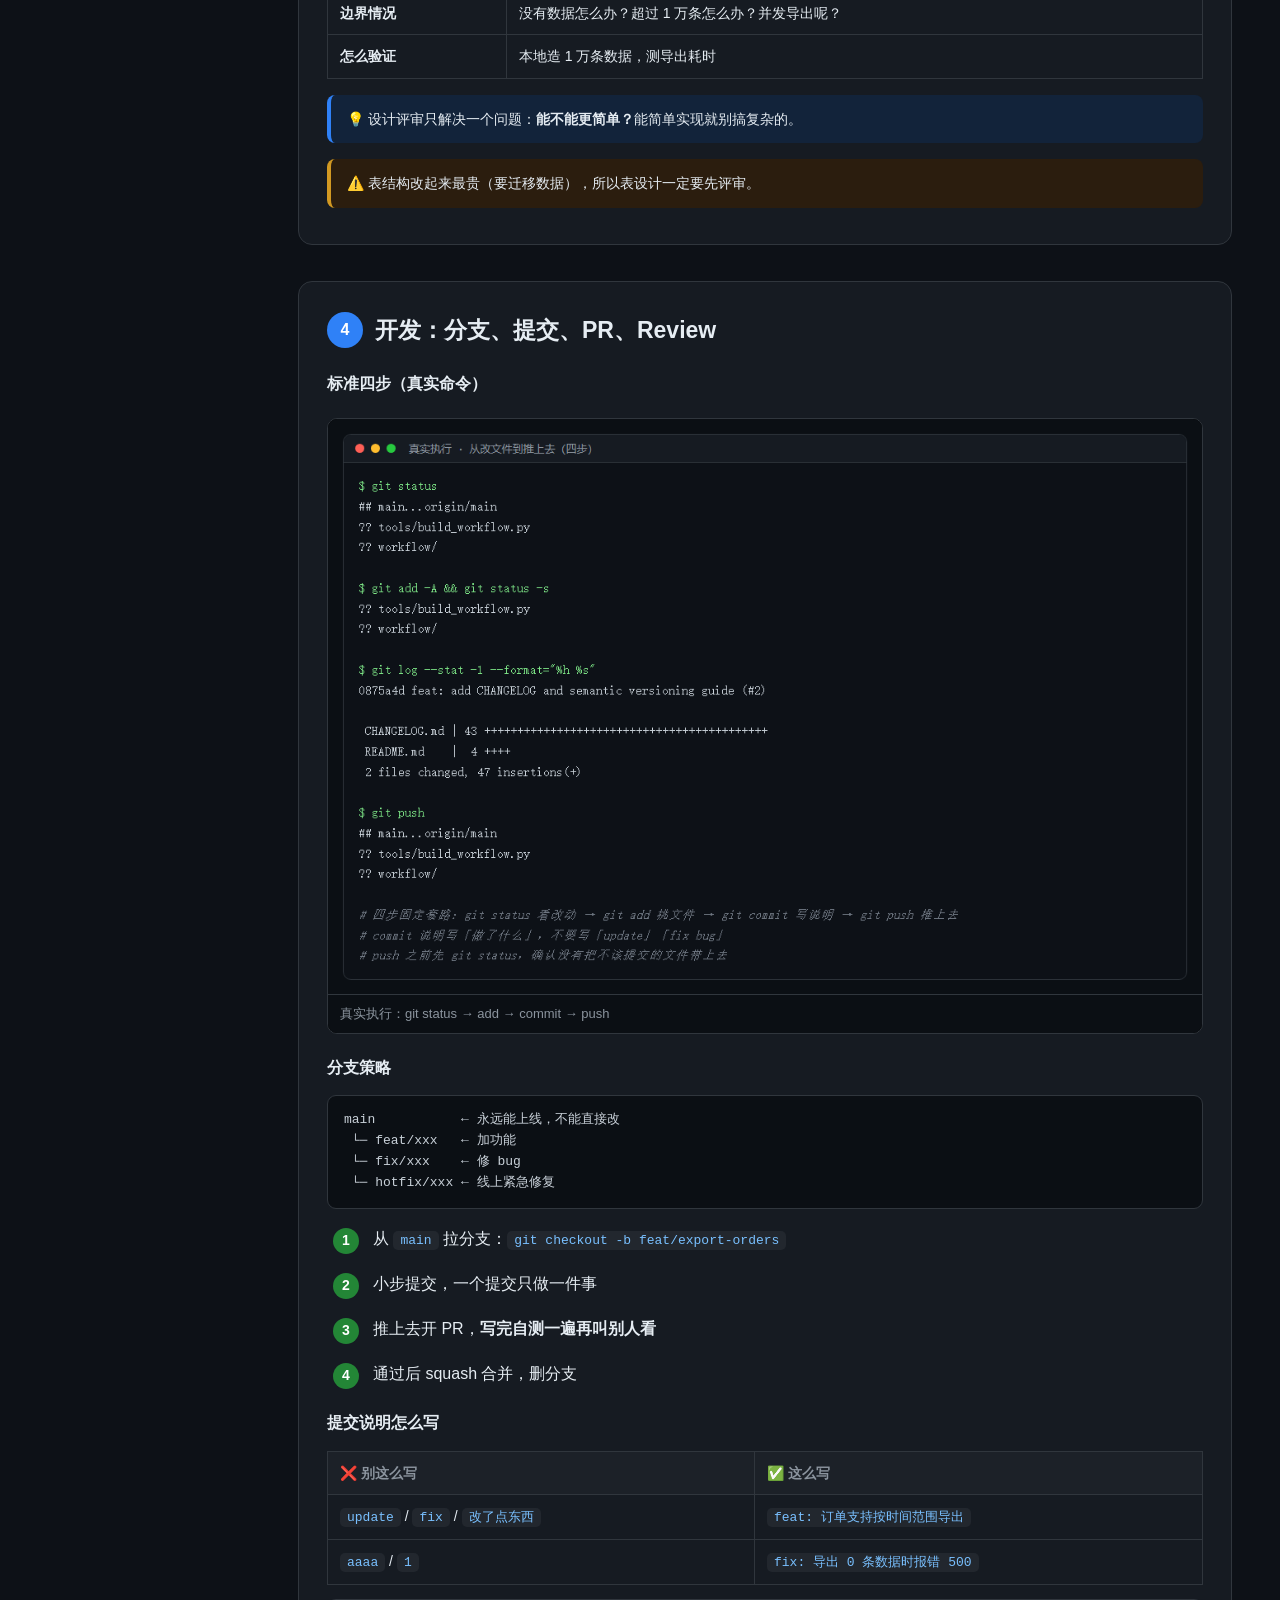
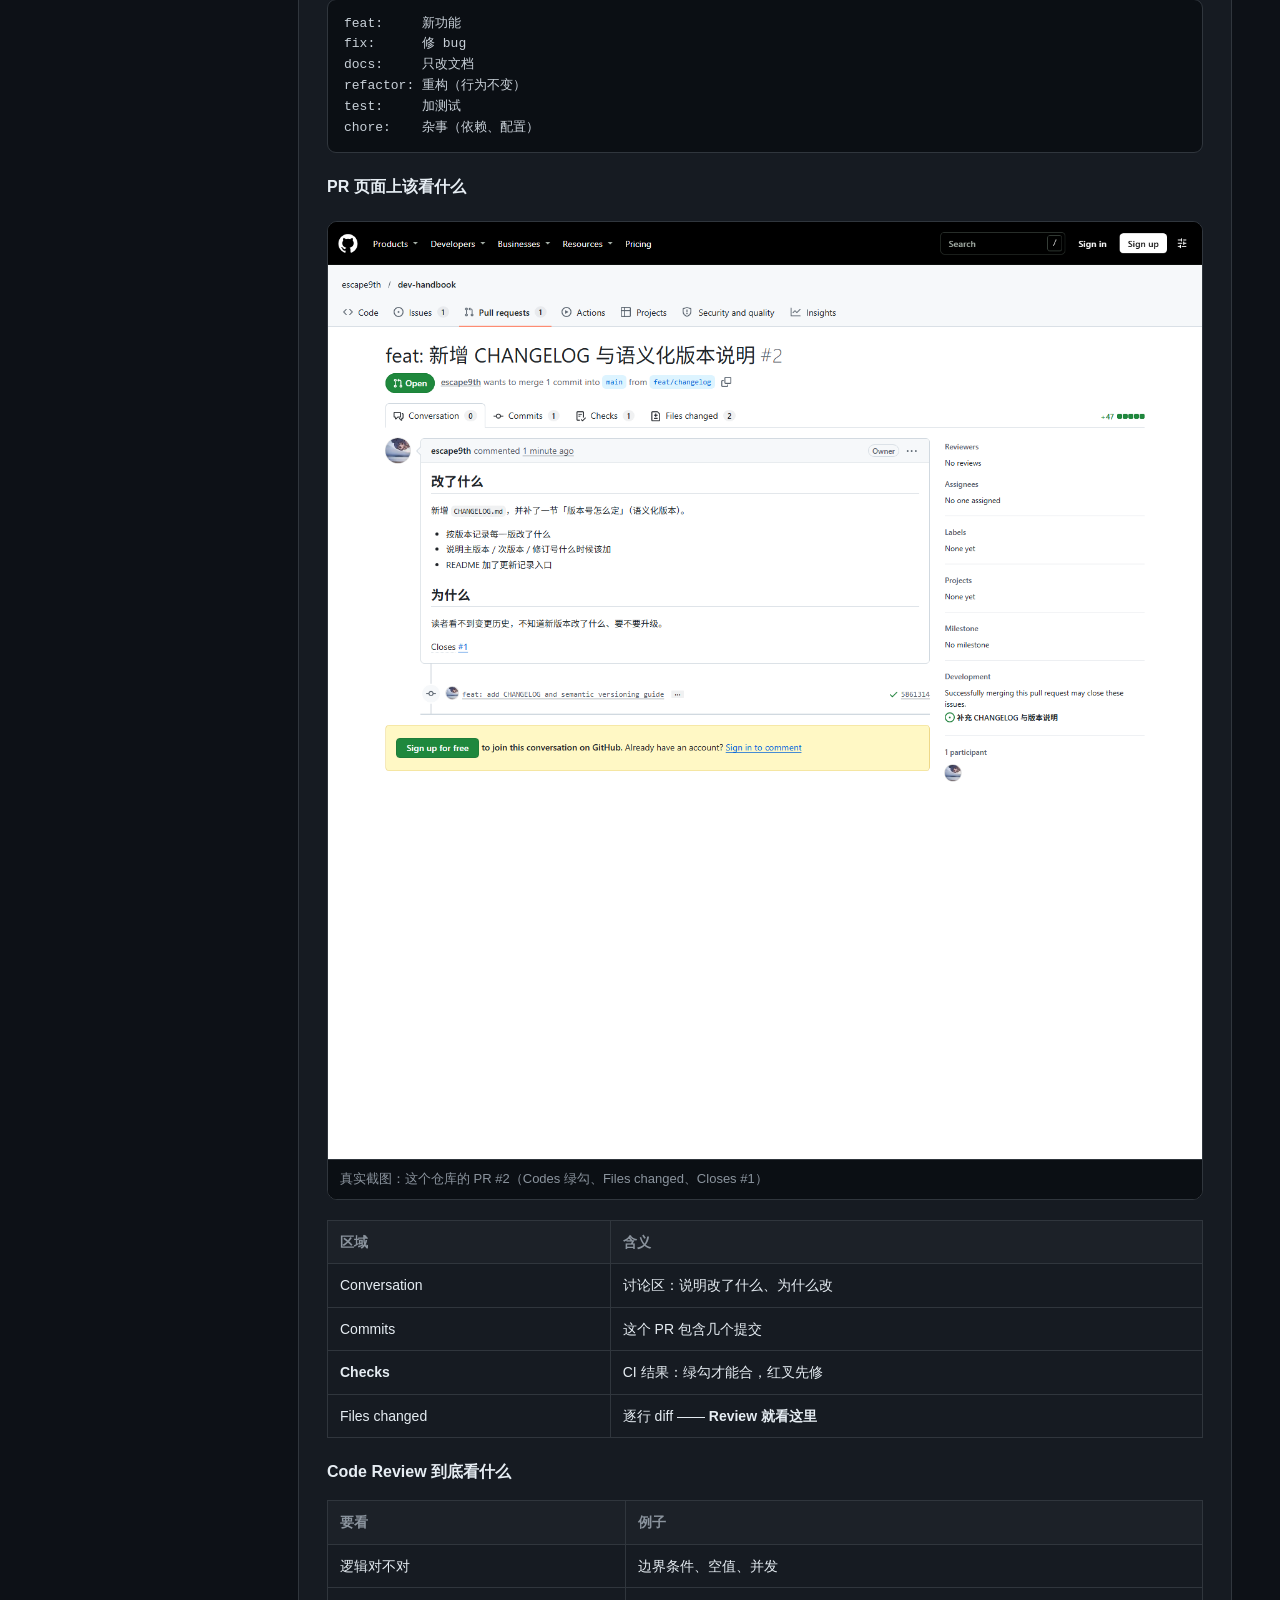
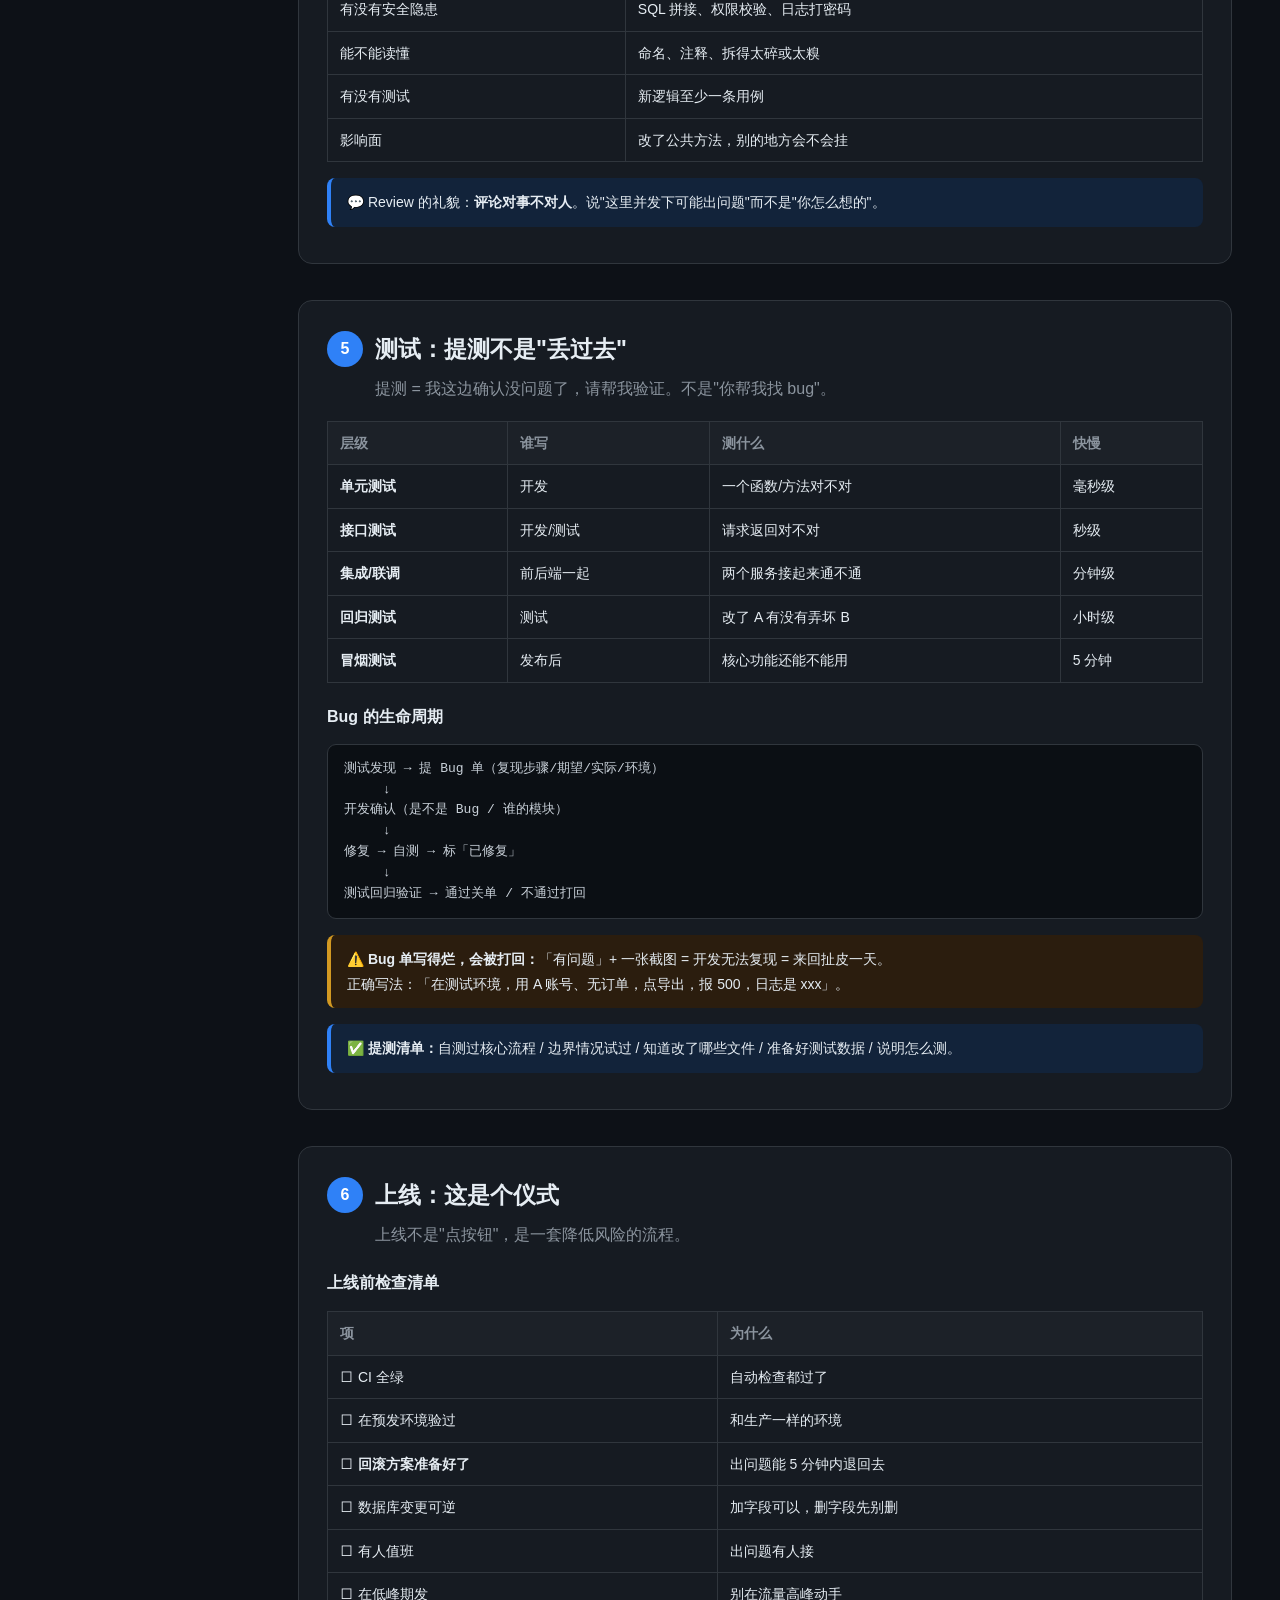
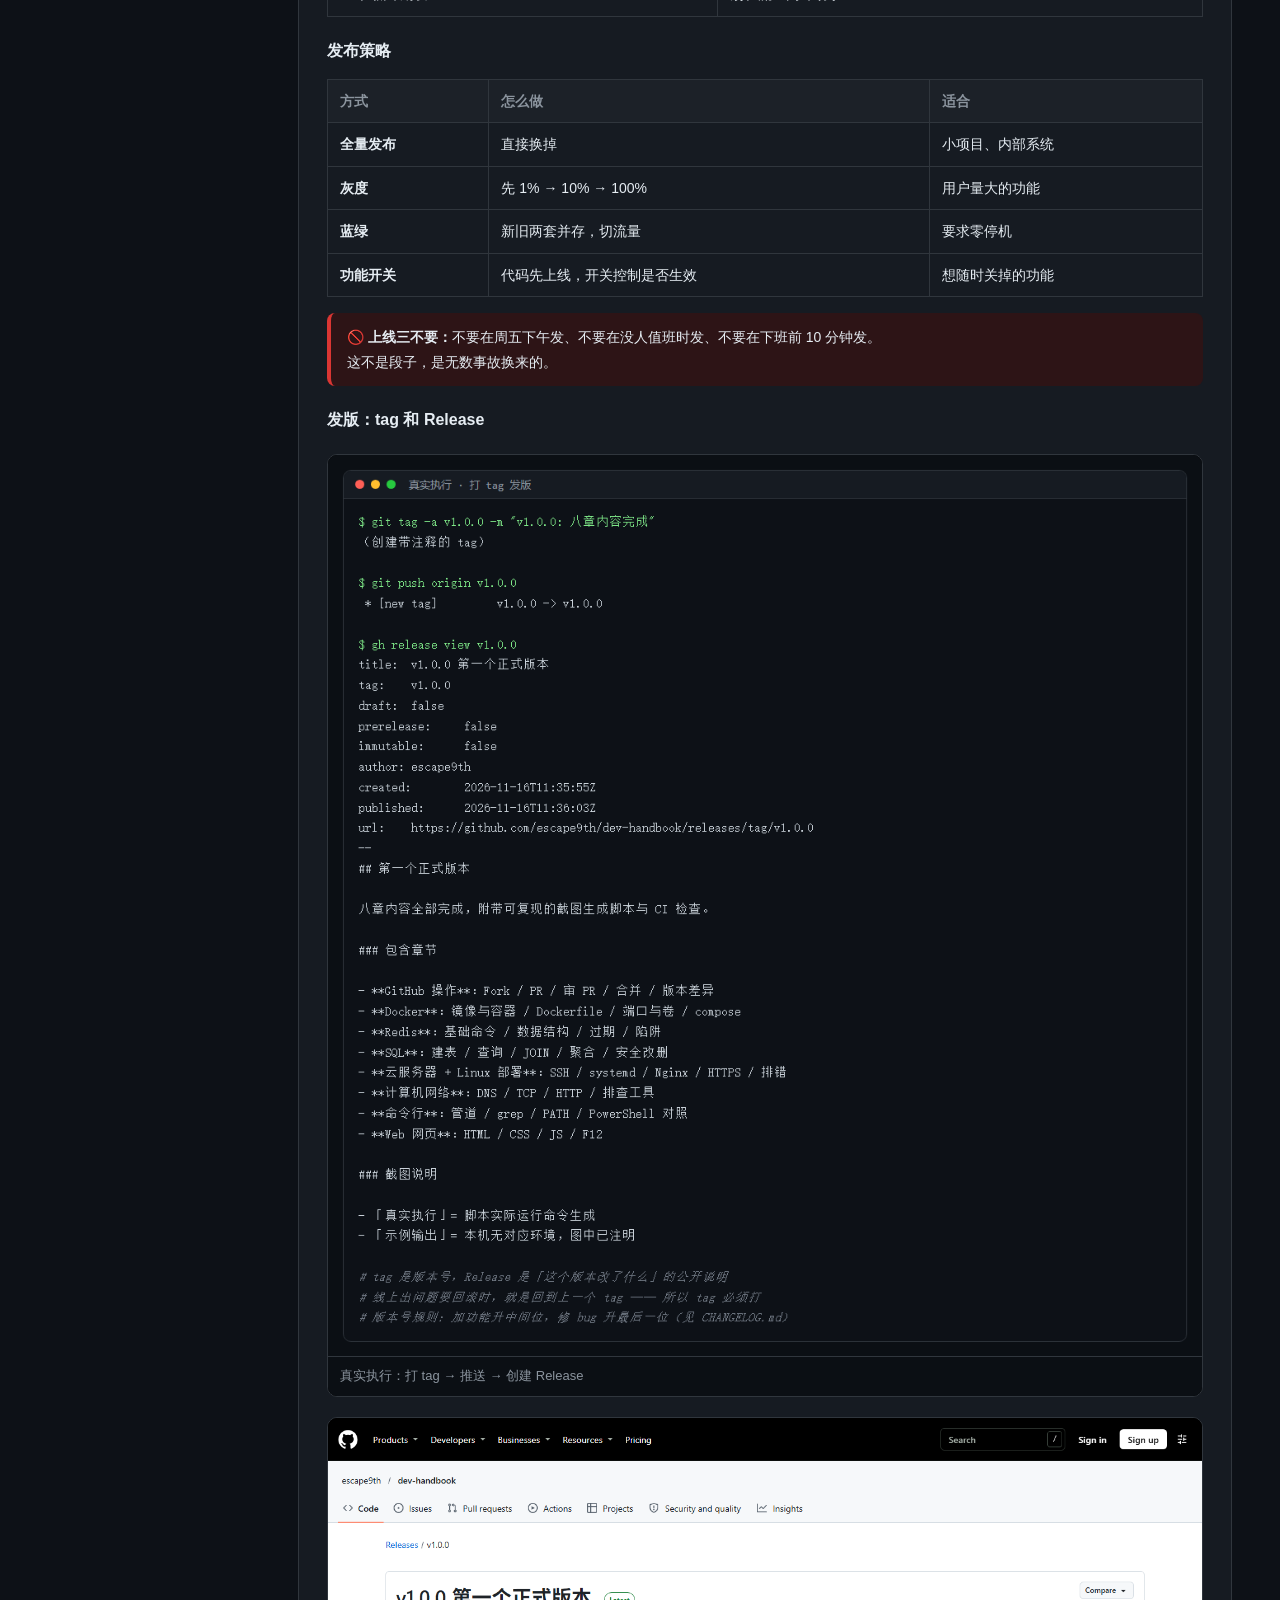
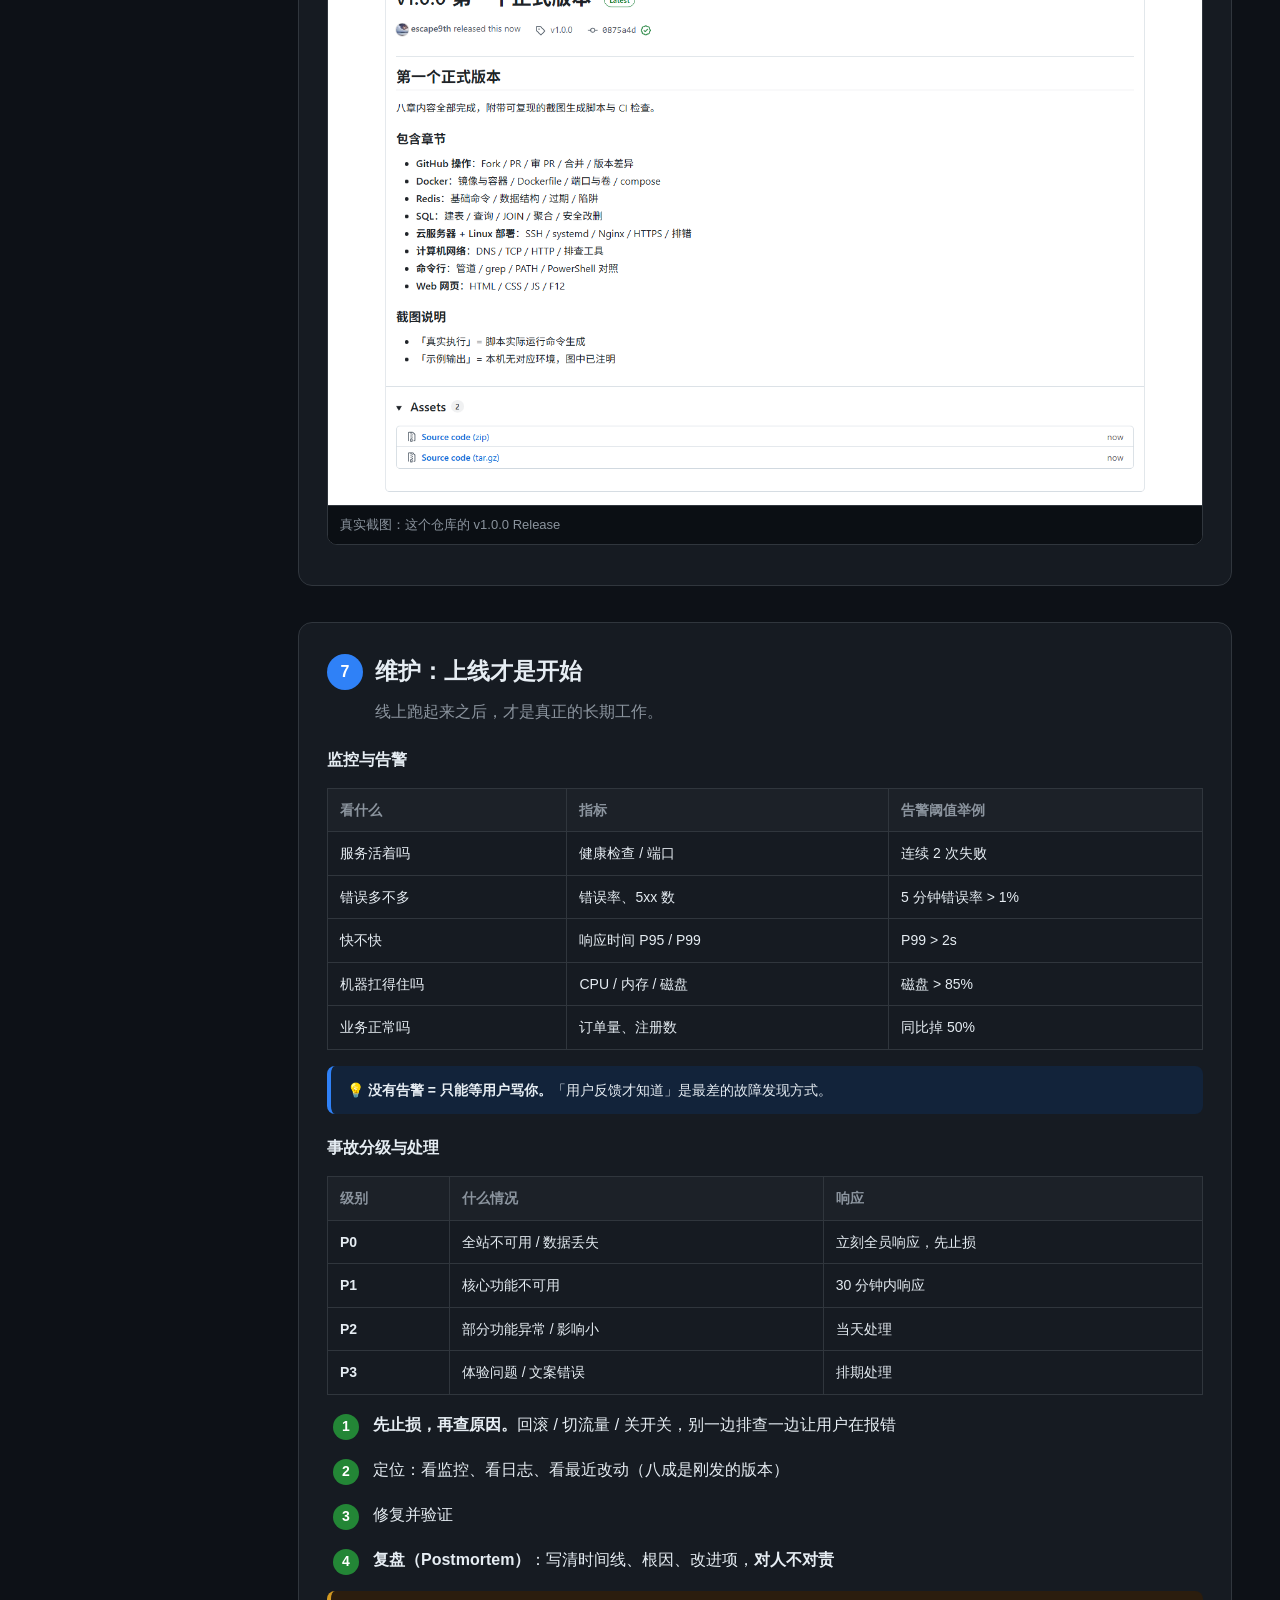
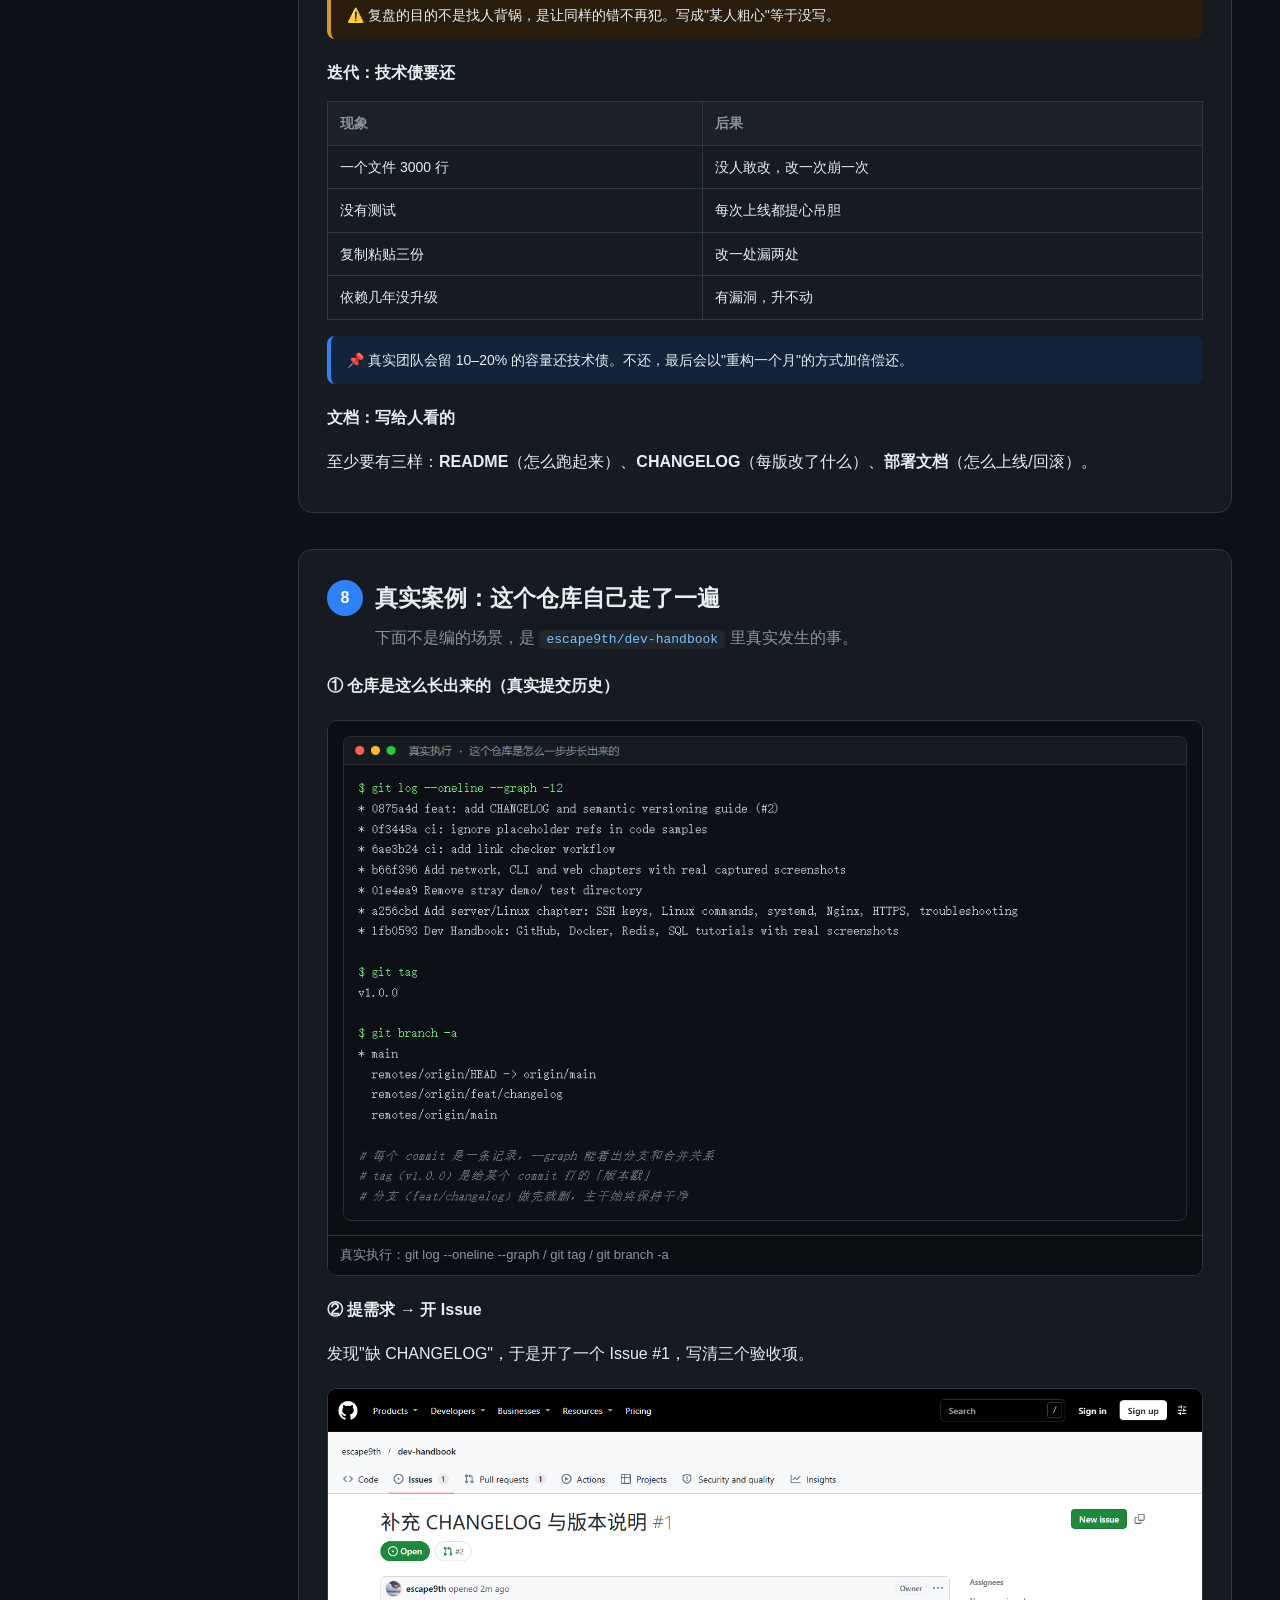
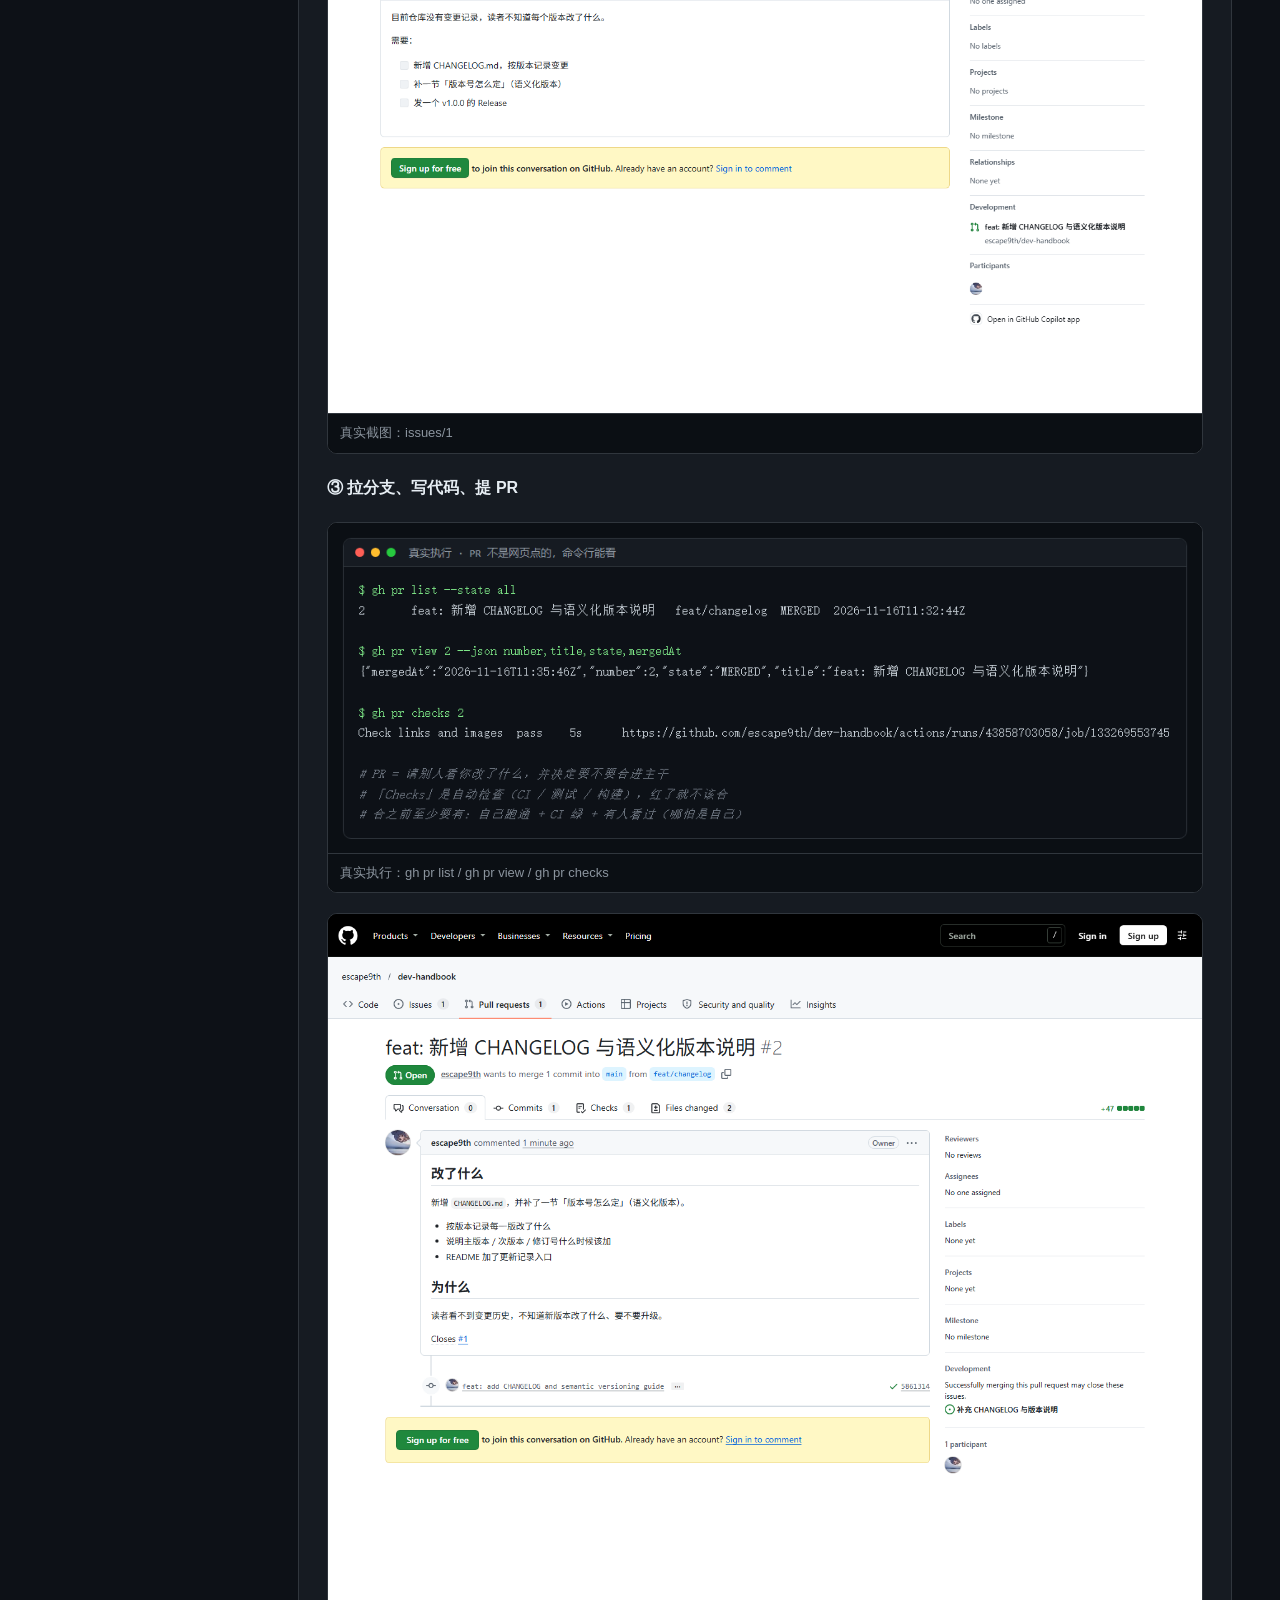
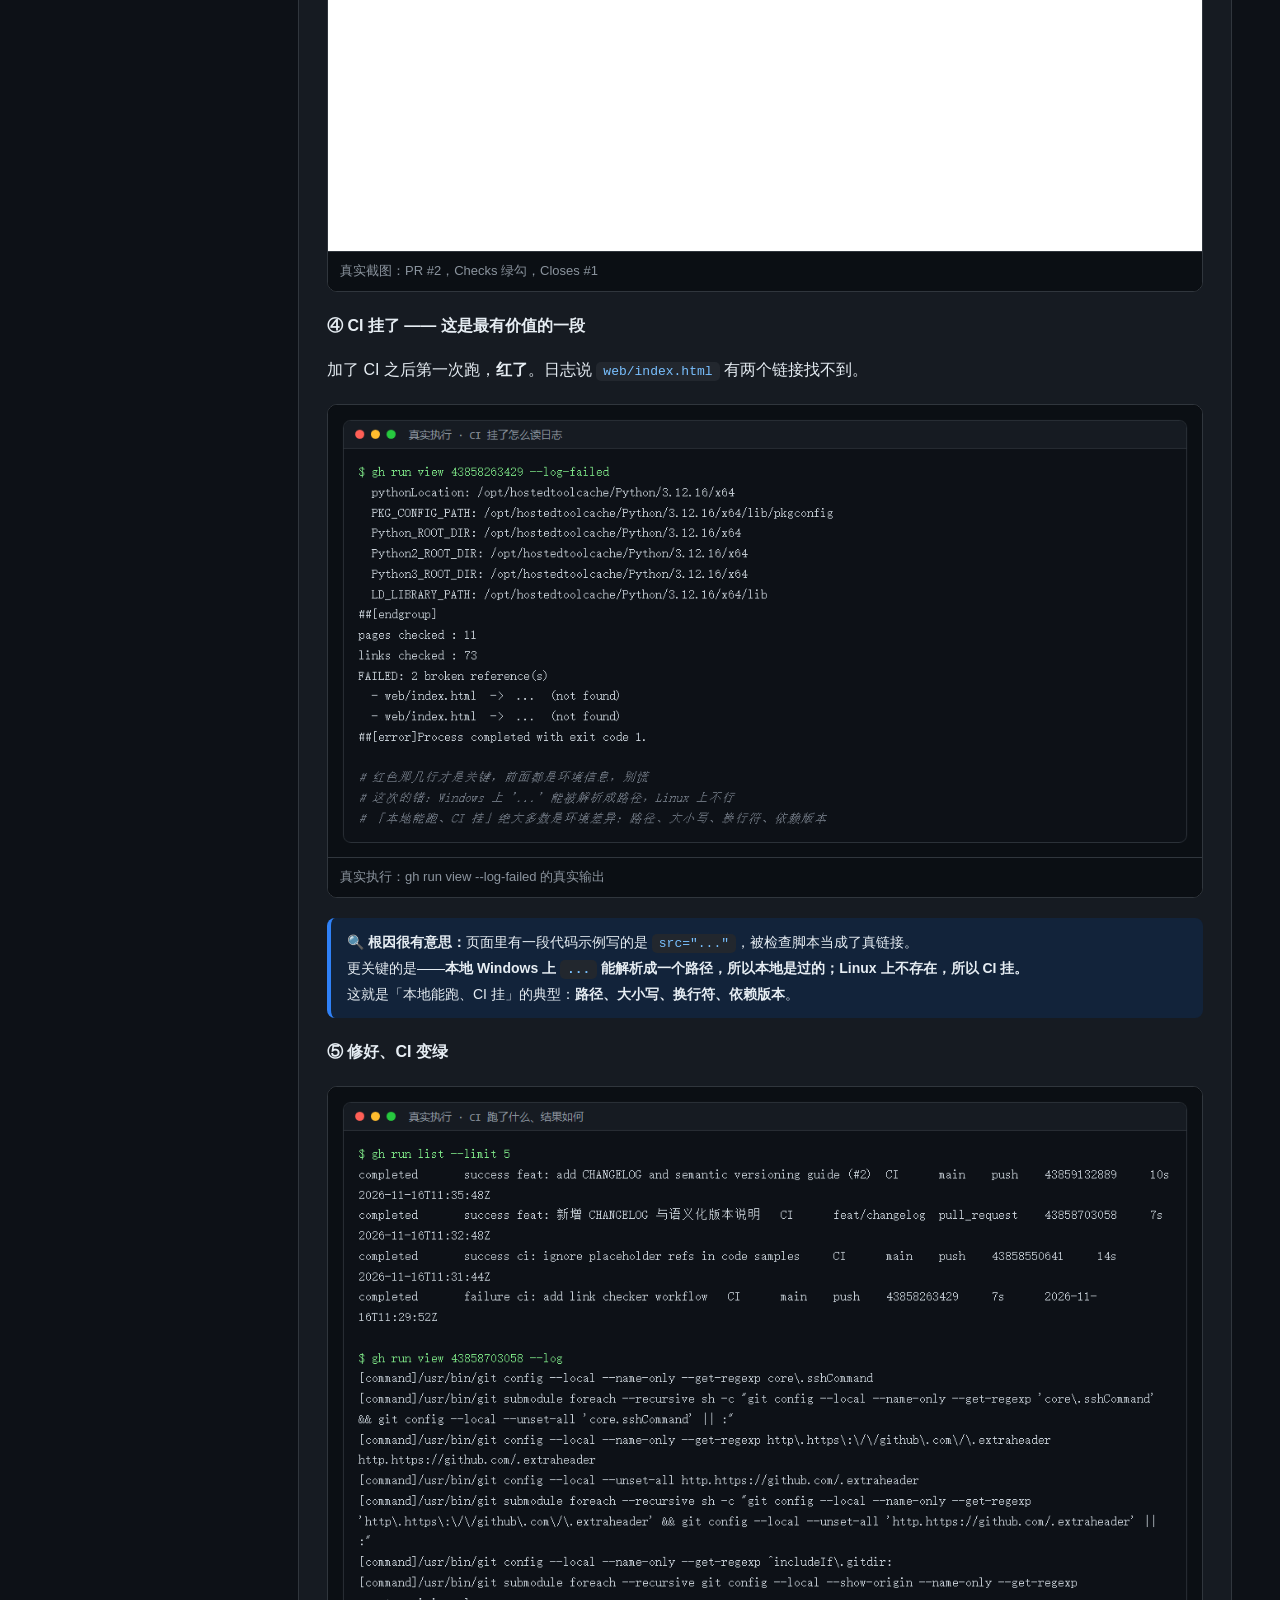
<file: workflow/index.html>
<!DOCTYPE html>
<html lang="zh-CN">
<head>
<meta charset="UTF-8">
<meta name="viewport" content="width=device-width, initial-scale=1">
<title>从开发到上线 · 真实项目是怎么运转的</title>
<link rel="stylesheet" href="../assets/handbook.css">
</head>
<body>
<div class="wrap">
<nav>
  <h3>本章</h3>
  <a href="#myth">0 · 三个最大的误解</a>
  <a href="#stage">1 · 六个阶段</a>
  <a href="#req">2 · 需求：Issue 不是随便写的</a>
  <a href="#design">3 · 设计：写代码之前</a>
  <a href="#dev">4 · 开发：分支与 PR</a>
  <a href="#test">5 · 测试：提测不是丢过去</a>
  <a href="#release">6 · 上线：这是个仪式</a>
  <a href="#ops">7 · 维护：上线才是开始</a>
  <a href="#real">8 · 真实案例：这个仓库走了一遍</a>
  <a href="#student">9 · 学生最该补的认知</a>
  <h3>其他章节</h3>
  <a href="../index.html">← 返回总目录</a>
</nav>

<main>
<a class="back" href="../index.html">← 总目录</a>
<h1>从开发到上线</h1>
<p class="sub">给没实习过的学生：真实项目里，写代码大概只占 30%的时间</p>

<div class="chapter" id="myth">
  <h2><span class="num">0</span> 三个最大的误解</h2>

  <div class="warn"><strong>误解一：「写完代码就完了。」</strong><br>
  真实情况：编码只占 30–40%。剩下是需求对齐、测试、上线、监控、修 bug、还技术债。<br>
  <strong>面试会问的：</strong>「你这个功能上线后出过什么问题？怎么发现和处理的？」</div>

  <div class="warn"><strong>误解二：「上线就是点个按钮。」</strong><br>
  真实情况：有发布窗口（不能随便发）、灰度（先放 1% 流量）、回滚预案（出问题 5 分钟内退回去）、值班（半夜也可能被叫）。<br>
  <strong>面试会问的：</strong>「上线失败怎么办？」不会回滚方案的人，基本会被扣分。</div>

  <div class="warn"><strong>误解三：「代码质量靠自觉。」</strong><br>
  真实情况：靠<strong>三道闸</strong>——Code Review（人看）、CI（机器测）、测试（用例覆盖）。<br>
  你的代码不是写给自己看的，是写给三个月后要改它的人看的。</div>

  <div class="tip">🧠 一句话总结：<strong>写代码是「生产」，工程化是「交付 + 兜底」。</strong>学校教生产，实习教交付。</div>
</div>

<div class="chapter" id="stage">
  <h2><span class="num">1</span> 六个阶段，一个循环</h2>
  <pre class="code"><code>① 需求  ──→  ② 设计  ──→  ③ 开发  ──→  ④ 测试  ──→  ⑤ 上线
   ↑                                                      │
   └────────────────  ⑥ 运维 / 迭代  ←───────────────────┘</code></pre>
  <table>
    <tr><th>阶段</th><th>谁参与</th><th>产出物</th><th>最容易翻车的地方</th></tr>
    <tr><td>① 需求</td><td>产品 + 开发 + 测试</td><td>PRD / Issue</td><td>需求没写清就开工</td></tr>
    <tr><td>② 设计</td><td>开发（+ 资深评审）</td><td>技术方案 / 接口 / 表结构</td><td>跳过评审直接写</td></tr>
    <tr><td>③ 开发</td><td>开发</td><td>代码 + PR</td><td>不写测试，不写清楚的提交说明</td></tr>
    <tr><td>④ 测试</td><td>测试 + 开发</td><td>测试用例 / Bug 单</td><td>提测质量差，来回打回</td></tr>
    <tr><td>⑤ 上线</td><td>运维 + 开发</td><td>发布记录 / 回滚预案</td><td>没有回滚方案</td></tr>
    <tr><td>⑥ 运维</td><td>全员</td><td>监控 / 告警 / 复盘报告</td><td>只做功能，不做监控</td></tr>
  </table>

  <h3 style="font-size:16px;margin:24px 0 10px">真实团队至少有 4–5 套环境</h3>
  <table>
    <tr><th>环境</th><th>干什么用</th><th>谁能碰</th></tr>
    <tr><td><strong>本地 local</strong></td><td>自己写自己跑，随便改</td><td>你</td></tr>
    <tr><td><strong>开发 dev</strong></td><td>合并后自动部署，先看能不能跑</td><td>开发</td></tr>
    <tr><td><strong>测试 test / staging</strong></td><td>给 QA 点，造真实数据测</td><td>测试</td></tr>
    <tr><td><strong>预发 pre</strong></td><td>和生产一模一样，上线前最后验一遍</td><td>核心成员</td></tr>
    <tr><td><strong>生产 prod</strong></td><td>真正的用户在用</td><td>发布权限</td></tr>
  </table>
  <div class="danger">🚫 <strong>学生的经典灾难：</strong>把测试数据插进生产库、把生产配置改成测试地址。<br>
  <strong>铁律：动手前先确认自己在哪套环境。</strong>看配置、看域名、看数据库名。</div>
</div>

<div class="chapter" id="req">
  <h2><span class="num">2</span> 需求：Issue 不是随便写的</h2>
  <p class="goal">一个能干活的需求，必须回答：谁、什么场景、做到什么算完成。</p>
  <div class="shot"><img src="shots/02_issue.png" alt="真实 Issue">
    <div class="cap">真实截图：这个仓库自己开的一个 Issue（含验收项）</div></div>
  <table>
    <tr><th>要素</th><th>反例 ❌</th><th>正例 ✅</th></tr>
    <tr><td>背景</td><td>"加个导出功能"</td><td>"运营每月要手工整理订单，耗时 2 天"</td></tr>
    <tr><td>范围</td><td>"导全部"</td><td>"导出近 3 个月的订单，只能导自己的"</td></tr>
    <tr><td>验收</td><td>（没有）</td><td>"点导出 30 秒内出 Excel，带 6 个字段"</td></tr>
  </table>
  <div class="tip">✅ <strong>开发要问的三个问题：</strong>① 不做行不行？② 最简单的做法是什么？③ 怎么算做完了？</div>
  <div class="warn">⚠️ 需求不清就开工，最后一定是返工。<strong>返工比多问两句贵十倍。</strong></div>
</div>

<div class="chapter" id="design">
  <h2><span class="num">3</span> 设计：写代码之前想清楚</h2>
  <p class="goal">不用写很长的文档，但要能说清四件事。</p>
  <table>
    <tr><th>要写清</th><th>例子</th></tr>
    <tr><td><strong>数据怎么存</strong></td><td>新增 orders 表，字段：id / user_id / amount / status / created_at</td></tr>
    <tr><td><strong>接口长什么样</strong></td><td><code>GET /api/orders/export?from=...&amp;to=...</code> 返回文件流</td></tr>
    <tr><td><strong>边界情况</strong></td><td>没有数据怎么办？超过 1 万条怎么办？并发导出呢？</td></tr>
    <tr><td><strong>怎么验证</strong></td><td>本地造 1 万条数据，测导出耗时</td></tr>
  </table>
  <div class="tip">💡 设计评审只解决一个问题：<strong>能不能更简单？</strong>能简单实现就别搞复杂的。</div>
  <div class="warn">⚠️ 表结构改起来最贵（要迁移数据），所以表设计一定要先评审。</div>
</div>

<div class="chapter" id="dev">
  <h2><span class="num">4</span> 开发：分支、提交、PR、Review</h2>

  <h3 style="font-size:16px;margin:20px 0 8px">标准四步（真实命令）</h3>
  <div class="shot"><img src="shots/02_change_flow.png" alt="git 四步">
    <div class="cap">真实执行：git status → add → commit → push</div></div>

  <h3 style="font-size:16px;margin:20px 0 8px">分支策略</h3>
  <pre class="code"><code>main           ← 永远能上线，不能直接改
 └─ feat/xxx   ← 加功能
 └─ fix/xxx    ← 修 bug
 └─ hotfix/xxx ← 线上紧急修复</code></pre>
  <div class="step"><div class="badge">1</div><p>从 <code>main</code> 拉分支：<code>git checkout -b feat/export-orders</code></p></div>
  <div class="step"><div class="badge">2</div><p>小步提交，一个提交只做一件事</p></div>
  <div class="step"><div class="badge">3</div><p>推上去开 PR，<strong>写完自测一遍再叫别人看</strong></p></div>
  <div class="step"><div class="badge">4</div><p>通过后 squash 合并，删分支</p></div>

  <h3 style="font-size:16px;margin:20px 0 8px">提交说明怎么写</h3>
  <table>
    <tr><th>❌ 别这么写</th><th>✅ 这么写</th></tr>
    <tr><td><code>update</code> / <code>fix</code> / <code>改了点东西</code></td><td><code>feat: 订单支持按时间范围导出</code></td></tr>
    <tr><td><code>aaaa</code> / <code>1</code></td><td><code>fix: 导出 0 条数据时报错 500</code></td></tr>
  </table>
  <pre class="code"><code>feat:     新功能
fix:      修 bug
docs:     只改文档
refactor: 重构（行为不变）
test:     加测试
chore:    杂事（依赖、配置）</code></pre>

  <h3 style="font-size:16px;margin:20px 0 8px">PR 页面上该看什么</h3>
  <div class="shot"><img src="shots/01_pr.png" alt="真实 PR">
    <div class="cap">真实截图：这个仓库的 PR #2（Codes 绿勾、Files changed、Closes #1）</div></div>
  <table>
    <tr><th>区域</th><th>含义</th></tr>
    <tr><td>Conversation</td><td>讨论区：说明改了什么、为什么改</td></tr>
    <tr><td>Commits</td><td>这个 PR 包含几个提交</td></tr>
    <tr><td><strong>Checks</strong></td><td>CI 结果：绿勾才能合，红叉先修</td></tr>
    <tr><td>Files changed</td><td>逐行 diff —— <strong>Review 就看这里</strong></td></tr>
  </table>

  <h3 style="font-size:16px;margin:20px 0 8px">Code Review 到底看什么</h3>
  <table>
    <tr><th>要看</th><th>例子</th></tr>
    <tr><td>逻辑对不对</td><td>边界条件、空值、并发</td></tr>
    <tr><td>有没有安全隐患</td><td>SQL 拼接、权限校验、日志打密码</td></tr>
    <tr><td>能不能读懂</td><td>命名、注释、拆得太碎或太糗</td></tr>
    <tr><td>有没有测试</td><td>新逻辑至少一条用例</td></tr>
    <tr><td>影响面</td><td>改了公共方法，别的地方会不会挂</td></tr>
  </table>
  <div class="tip">💬 Review 的礼貌：<strong>评论对事不对人</strong>。说"这里并发下可能出问题"而不是"你怎么想的"。</div>
</div>

<div class="chapter" id="test">
  <h2><span class="num">5</span> 测试：提测不是"丢过去"</h2>
  <p class="goal">提测 = 我这边确认没问题了，请帮我验证。不是"你帮我找 bug"。</p>
  <table>
    <tr><th>层级</th><th>谁写</th><th>测什么</th><th>快慢</th></tr>
    <tr><td><strong>单元测试</strong></td><td>开发</td><td>一个函数/方法对不对</td><td>毫秒级</td></tr>
    <tr><td><strong>接口测试</strong></td><td>开发/测试</td><td>请求返回对不对</td><td>秒级</td></tr>
    <tr><td><strong>集成/联调</strong></td><td>前后端一起</td><td>两个服务接起来通不通</td><td>分钟级</td></tr>
    <tr><td><strong>回归测试</strong></td><td>测试</td><td>改了 A 有没有弄坏 B</td><td>小时级</td></tr>
    <tr><td><strong>冒烟测试</strong></td><td>发布后</td><td>核心功能还能不能用</td><td>5 分钟</td></tr>
  </table>

  <h3 style="font-size:16px;margin:20px 0 8px">Bug 的生命周期</h3>
  <pre class="code"><code>测试发现 → 提 Bug 单（复现步骤/期望/实际/环境）
     ↓
开发确认（是不是 Bug / 谁的模块）
     ↓
修复 → 自测 → 标「已修复」
     ↓
测试回归验证 → 通过关单 / 不通过打回</code></pre>
  <div class="warn">⚠️ <strong>Bug 单写得烂，会被打回：</strong>「有问题」+ 一张截图 = 开发无法复现 = 来回扯皮一天。<br>
  正确写法：「在测试环境，用 A 账号、无订单，点导出，报 500，日志是 xxx」。</div>
  <div class="tip">✅ <strong>提测清单：</strong>自测过核心流程 / 边界情况试过 / 知道改了哪些文件 / 准备好测试数据 / 说明怎么测。</div>
</div>

<div class="chapter" id="release">
  <h2><span class="num">6</span> 上线：这是个仪式</h2>
  <p class="goal">上线不是"点按钮"，是一套降低风险的流程。</p>

  <h3 style="font-size:16px;margin:20px 0 8px">上线前检查清单</h3>
  <table>
    <tr><th>项</th><th>为什么</th></tr>
    <tr><td>☐ CI 全绿</td><td>自动检查都过了</td></tr>
    <tr><td>☐ 在预发环境验过</td><td>和生产一样的环境</td></tr>
    <tr><td>☐ <strong>回滚方案准备好了</strong></td><td>出问题能 5 分钟内退回去</td></tr>
    <tr><td>☐ 数据库变更可逆</td><td>加字段可以，删字段先别删</td></tr>
    <tr><td>☐ 有人值班</td><td>出问题有人接</td></tr>
    <tr><td>☐ 在低峰期发</td><td>别在流量高峰动手</td></tr>
  </table>

  <h3 style="font-size:16px;margin:20px 0 8px">发布策略</h3>
  <table>
    <tr><th>方式</th><th>怎么做</th><th>适合</th></tr>
    <tr><td><strong>全量发布</strong></td><td>直接换掉</td><td>小项目、内部系统</td></tr>
    <tr><td><strong>灰度</strong></td><td>先 1% → 10% → 100%</td><td>用户量大的功能</td></tr>
    <tr><td><strong>蓝绿</strong></td><td>新旧两套并存，切流量</td><td>要求零停机</td></tr>
    <tr><td><strong>功能开关</strong></td><td>代码先上线，开关控制是否生效</td><td>想随时关掉的功能</td></tr>
  </table>
  <div class="danger">🚫 <strong>上线三不要：</strong>不要在周五下午发、不要在没人值班时发、不要在下班前 10 分钟发。<br>
  这不是段子，是无数事故换来的。</div>

  <h3 style="font-size:16px;margin:20px 0 8px">发版：tag 和 Release</h3>
  <div class="shot"><img src="shots/06_release.png" alt="发版">
    <div class="cap">真实执行：打 tag → 推送 → 创建 Release</div></div>
  <div class="shot"><img src="shots/05_release.png" alt="Release 页面">
    <div class="cap">真实截图：这个仓库的 v1.0.0 Release</div></div>
</div>

<div class="chapter" id="ops">
  <h2><span class="num">7</span> 维护：上线才是开始</h2>
  <p class="goal">线上跑起来之后，才是真正的长期工作。</p>

  <h3 style="font-size:16px;margin:20px 0 8px">监控与告警</h3>
  <table>
    <tr><th>看什么</th><th>指标</th><th>告警阈值举例</th></tr>
    <tr><td>服务活着吗</td><td>健康检查 / 端口</td><td>连续 2 次失败</td></tr>
    <tr><td>错误多不多</td><td>错误率、5xx 数</td><td>5 分钟错误率 &gt; 1%</td></tr>
    <tr><td>快不快</td><td>响应时间 P95 / P99</td><td>P99 &gt; 2s</td></tr>
    <tr><td>机器扛得住吗</td><td>CPU / 内存 / 磁盘</td><td>磁盘 &gt; 85%</td></tr>
    <tr><td>业务正常吗</td><td>订单量、注册数</td><td>同比掉 50%</td></tr>
  </table>
  <div class="tip">💡 <strong>没有告警 = 只能等用户骂你。</strong>「用户反馈才知道」是最差的故障发现方式。</div>

  <h3 style="font-size:16px;margin:20px 0 8px">事故分级与处理</h3>
  <table>
    <tr><th>级别</th><th>什么情况</th><th>响应</th></tr>
    <tr><td><strong>P0</strong></td><td>全站不可用 / 数据丢失</td><td>立刻全员响应，先止损</td></tr>
    <tr><td><strong>P1</strong></td><td>核心功能不可用</td><td>30 分钟内响应</td></tr>
    <tr><td><strong>P2</strong></td><td>部分功能异常 / 影响小</td><td>当天处理</td></tr>
    <tr><td><strong>P3</strong></td><td>体验问题 / 文案错误</td><td>排期处理</td></tr>
  </table>
  <div class="step"><div class="badge">1</div><p><strong>先止损，再查原因。</strong>回滚 / 切流量 / 关开关，别一边排查一边让用户在报错</p></div>
  <div class="step"><div class="badge">2</div><p>定位：看监控、看日志、看最近改动（八成是刚发的版本）</p></div>
  <div class="step"><div class="badge">3</div><p>修复并验证</p></div>
  <div class="step"><div class="badge">4</div><p><strong>复盘（Postmortem）</strong>：写清时间线、根因、改进项，<strong>对人不对责</strong></p></div>
  <div class="warn">⚠️ 复盘的目的不是找人背锅，是让同样的错不再犯。写成"某人粗心"等于没写。</div>

  <h3 style="font-size:16px;margin:20px 0 8px">迭代：技术债要还</h3>
  <table>
    <tr><th>现象</th><th>后果</th></tr>
    <tr><td>一个文件 3000 行</td><td>没人敢改，改一次崩一次</td></tr>
    <tr><td>没有测试</td><td>每次上线都提心吊胆</td></tr>
    <tr><td>复制粘贴三份</td><td>改一处漏两处</td></tr>
    <tr><td>依赖几年没升级</td><td>有漏洞，升不动</td></tr>
  </table>
  <div class="tip">📌 真实团队会留 10–20% 的容量还技术债。不还，最后会以"重构一个月"的方式加倍偿还。</div>

  <h3 style="font-size:16px;margin:20px 0 8px">文档：写给人看的</h3>
  <p>至少要有三样：<strong>README</strong>（怎么跑起来）、<strong>CHANGELOG</strong>（每版改了什么）、<strong>部署文档</strong>（怎么上线/回滚）。</p>
</div>

<div class="chapter" id="real">
  <h2><span class="num">8</span> 真实案例：这个仓库自己走了一遍</h2>
  <p class="goal">下面不是编的场景，是 <code>escape9th/dev-handbook</code> 里真实发生的事。</p>

  <h3 style="font-size:16px;margin:20px 0 8px">① 仓库是这么长出来的（真实提交历史）</h3>
  <div class="shot"><img src="shots/01_history.png" alt="真实提交历史">
    <div class="cap">真实执行：git log --oneline --graph / git tag / git branch -a</div></div>

  <h3 style="font-size:16px;margin:20px 0 8px">② 提需求 → 开 Issue</h3>
  <p>发现"缺 CHANGELOG"，于是开了一个 Issue #1，写清三个验收项。</p>
  <div class="shot"><img src="shots/02_issue.png" alt="Issue">
    <div class="cap">真实截图：issues/1</div></div>

  <h3 style="font-size:16px;margin:20px 0 8px">③ 拉分支、写代码、提 PR</h3>
  <div class="shot"><img src="shots/03_pr_cmds.png" alt="PR 命令">
    <div class="cap">真实执行：gh pr list / gh pr view / gh pr checks</div></div>
  <div class="shot"><img src="shots/01_pr.png" alt="PR 页面">
    <div class="cap">真实截图：PR #2，Checks 绿勾，Closes #1</div></div>

  <h3 style="font-size:16px;margin:20px 0 8px">④ CI 挂了 —— 这是最有价值的一段</h3>
  <p>加了 CI 之后第一次跑，<strong>红了</strong>。日志说 <code>web/index.html</code> 有两个链接找不到。</p>
  <div class="shot"><img src="shots/05_ci_failed.png" alt="CI 失败日志">
    <div class="cap">真实执行：gh run view --log-failed 的真实输出</div></div>
  <div class="tip">🔍 <strong>根因很有意思：</strong>页面里有一段代码示例写的是 <code>src="..."</code>，被检查脚本当成了真链接。<br>
  更关键的是——<strong>本地 Windows 上 <code>...</code> 能解析成一个路径，所以本地是过的；Linux 上不存在，所以 CI 挂。</strong><br>
  这就是「本地能跑、CI 挂」的典型：<strong>路径、大小写、换行符、依赖版本</strong>。</div>

  <h3 style="font-size:16px;margin:20px 0 8px">⑤ 修好、CI 变绿</h3>
  <div class="shot"><img src="shots/04_ci.png" alt="CI 通过">
    <div class="cap">真实执行：gh run list —— 一条 failure，一条 success</div></div>

  <h3 style="font-size:16px;margin:20px 0 8px">⑥ 合并、打 tag、发 Release</h3>
  <div class="shot"><img src="shots/04_pr_merged.png" alt="已合并的 PR">
    <div class="cap">真实截图：PR #2 已合并（紫色 Merged）</div></div>
  <div class="shot"><img src="shots/05_release.png" alt="Release">
    <div class="cap">真实截图：releases/tag/v1.0.0</div></div>

  <div class="ok">✅ <strong>这六步就是一个完整迭代。</strong>以后每次加功能，都是这个循环再来一遍。</div>
</div>

<div class="chapter" id="student">
  <h2><span class="num">9</span> 学生最该补的认知</h2>

  <h3 style="font-size:16px;margin:20px 0 8px">从「交作业」到「做产品」的五个转变</h3>
  <table>
    <tr><th>作业思维</th><th>工程思维</th></tr>
    <tr><td>能跑就行</td><td>能跑 + 能改 + 能排查</td></tr>
    <tr><td>写完就交</td><td>自测 → 提测 → 上线 → 监控</td></tr>
    <tr><td>报错就贴截图</td><td>看日志、看监控、给复现步骤</td></tr>
    <tr><td>代码只有我看</td><td>别人要读，Review 要过</td></tr>
    <tr><td>改坏了重写</td><td>线上不能重写，只能回滚</td></tr>
  </table>

  <h3 style="font-size:16px;margin:20px 0 8px">面试里最容易被问穿的三题</h3>
  <div class="warn"><strong>① 「你项目上线了吗？」</strong><br>
  没真上线过，就说清楚：本地跑通 / 有 CI / 部署过到服务器。别吹生产环境。</div>
  <div class="warn"><strong>② 「遇到最难的问题是什么？」</strong><br>
  答法：「现象 → 我以为是 A → 排查发现是 B → 怎么验证 → 怎么修的 → 后来怎么避免的」。<strong>过程比结论值钱。</strong></div>
  <div class="warn"><strong>③ 「多人协作你用过 Git 哪些？」</strong><br>
  能说出：拉分支、提交规范、PR、Code Review、解决冲突、tag 发版 —— 就比 90% 的学生强。</div>

  <h3 style="font-size:16px;margin:20px 0 8px">没实习怎么补这段经历</h3>
  <div class="step"><div class="badge">1</div><p>把自己项目<strong>真的部署上线</strong>（几十块一年的服务器就够），拿到公网地址</p></div>
  <div class="step"><div class="badge">2</div><p>给项目<strong>加 CI</strong>（就像这个仓库），让每次提交自动检查</p></div>
  <div class="step"><div class="badge">3</div><p>写 <strong>CHANGELOG 和版本号</strong>，让别人看到你怎么迭代</p></div>
  <div class="step"><div class="badge">4</div><p>去开源项目<strong>提 PR</strong>，体验真实 Review 和被打回</p></div>
  <div class="step"><div class="badge">5</div><p>故意<strong>制造一次事故</strong>（测试环境），然后练回滚和复盘</p></div>

  <div class="ok">✅ 做完这五步，你讲项目的时候，说的就不是"我写了个网站"，而是"我维护了一个有 CI、有版本、能回滚的项目"。这是两回事。</div>
</div>

<footer>本章截图：GitHub 真实页面 + 本仓库真实命令输出（含一次真实的 CI 失败与修复）</footer>
</main>
</div>
</body>
</html>
</file>
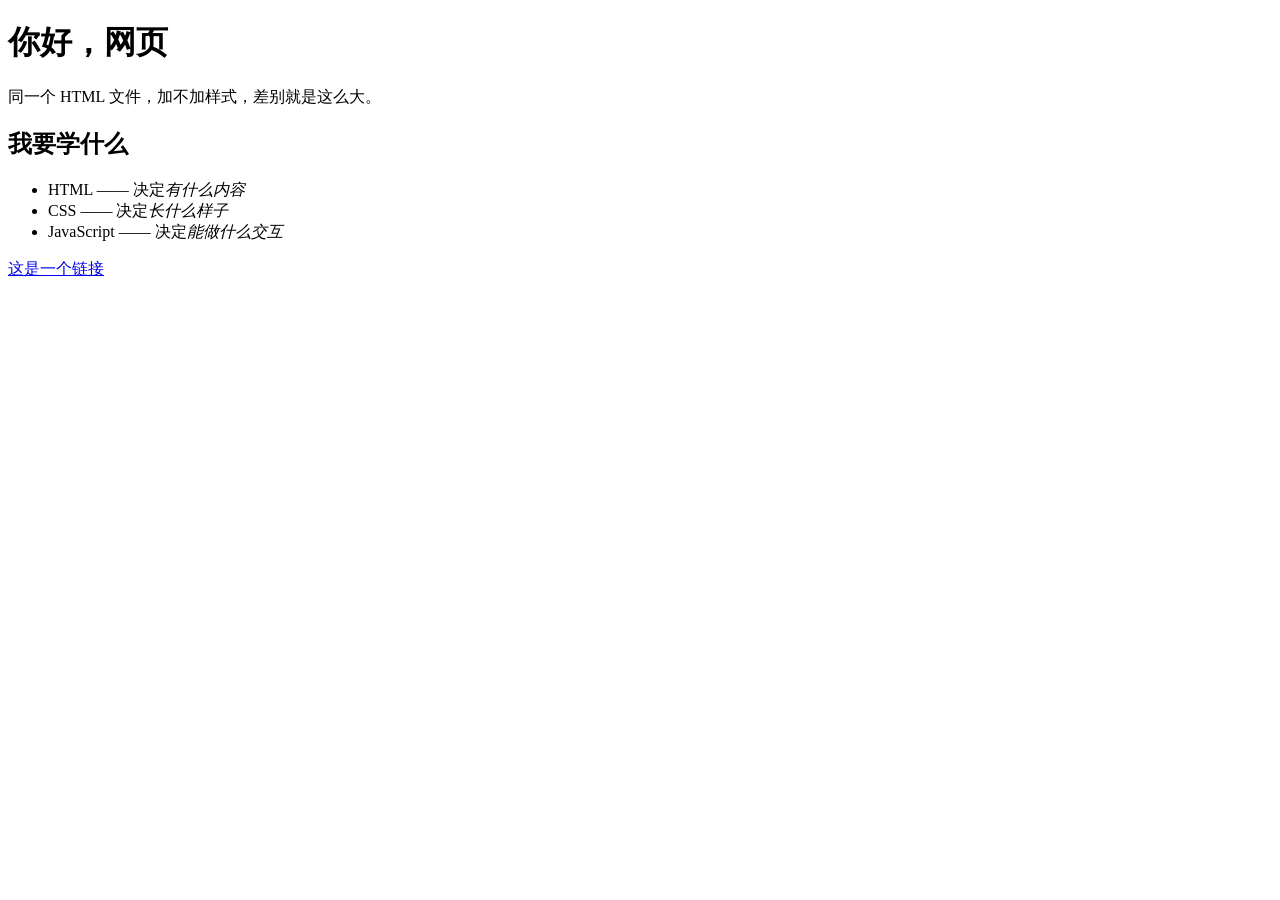
<file: web/demo/raw.html>
<!DOCTYPE html>
<html lang="zh-CN">
<head>
  <meta charset="UTF-8">
  <title>我的第一个网页</title>
  
</head>
<body>
  <h1>你好，网页</h1>
  <p>同一个 HTML 文件，加不加样式，差别就是这么大。</p>
  <h2>我要学什么</h2>
  <ul>
    <li>HTML —— 决定<em>有什么内容</em></li>
    <li>CSS —— 决定<em>长什么样子</em></li>
    <li>JavaScript —— 决定<em>能做什么交互</em></li>
  </ul>
  <p><a href="https://example.com">这是一个链接</a></p>
</body>
</html>
</file>
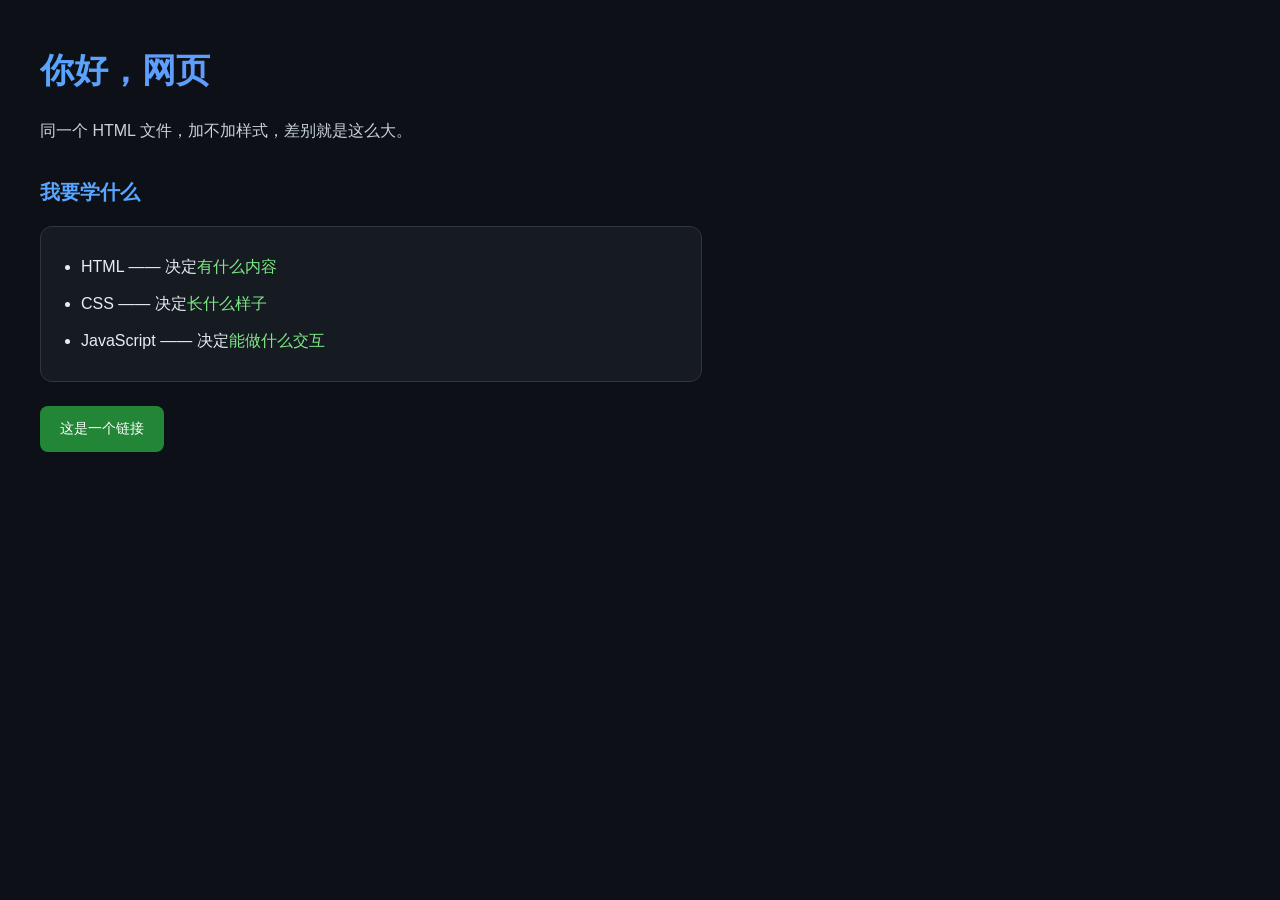
<file: web/demo/styled.html>
<!DOCTYPE html>
<html lang="zh-CN">
<head>
  <meta charset="UTF-8">
  <title>我的第一个网页</title>
  <style>
  body { margin:0; padding:40px; background:#0d1117; color:#e6edf3;
         font-family:-apple-system,"Segoe UI","Microsoft YaHei",sans-serif; line-height:1.8; }
  h1 { font-size:34px; margin:0 0 16px;
       background:linear-gradient(90deg,#58a6ff,#8b5cf6); -webkit-background-clip:text;
       -webkit-text-fill-color:transparent; }
  h2 { font-size:20px; margin:28px 0 10px; color:#58a6ff; }
  p  { color:#c9d1d9; max-width:640px; }
  strong { color:#fff; }
  em { color:#7ee787; font-style:normal; }
  ul { background:#161b22; border:1px solid #30363d; border-radius:12px;
       padding:18px 20px 18px 40px; max-width:600px; }
  li { margin:8px 0; }
  a  { display:inline-block; margin-top:8px; padding:10px 20px; border-radius:8px;
       background:#238636; color:#fff; text-decoration:none; font-size:14px; }
</style>
</head>
<body>
  <h1>你好，网页</h1>
  <p>同一个 HTML 文件，加不加样式，差别就是这么大。</p>
  <h2>我要学什么</h2>
  <ul>
    <li>HTML —— 决定<em>有什么内容</em></li>
    <li>CSS —— 决定<em>长什么样子</em></li>
    <li>JavaScript —— 决定<em>能做什么交互</em></li>
  </ul>
  <p><a href="https://example.com">这是一个链接</a></p>
</body>
</html>
</file>
<file: assets/handbook.css>
:root{
  --bg:#0d1117; --panel:#161b22; --border:#30363d;
  --text:#e6edf3; --dim:#8b949e; --accent:#2f81f7;
  --green:#238636; --red:#da3633; --purple:#8957e5; --yellow:#d29922;
}
*{box-sizing:border-box}
body{margin:0;background:var(--bg);color:var(--text);
  font-family:-apple-system,"Segoe UI","Microsoft YaHei",sans-serif;line-height:1.75}
.wrap{display:flex;max-width:1500px;margin:0 auto}
nav{position:sticky;top:0;align-self:flex-start;width:250px;height:100vh;overflow:auto;
  padding:24px 16px;border-right:1px solid var(--border);font-size:14px;flex-shrink:0}
nav h3{font-size:12px;letter-spacing:.08em;color:var(--dim);text-transform:uppercase;margin:18px 0 8px}
nav a{display:block;color:var(--dim);text-decoration:none;padding:6px 10px;border-radius:6px;margin:2px 0}
nav a:hover{background:#1f2630;color:var(--text)}
main{flex:1;padding:40px 48px 120px;min-width:0}
h1{font-size:34px;margin:0 0 8px}
.sub{color:var(--dim);margin-bottom:32px}
.chapter{background:var(--panel);border:1px solid var(--border);border-radius:14px;
  padding:28px 28px 20px;margin:0 0 36px}
.chapter>h2{display:flex;align-items:center;gap:12px;margin:0 0 6px;font-size:23px}
.num{display:inline-flex;align-items:center;justify-content:center;width:36px;height:36px;
  border-radius:50%;background:var(--accent);color:#fff;font-weight:700;font-size:16px;flex-shrink:0}
.goal{color:var(--dim);margin:0 0 18px;padding-left:48px}
.step{display:flex;gap:14px;margin:16px 0;padding-left:6px}
.step .badge{flex-shrink:0;width:26px;height:26px;border-radius:50%;background:var(--green);
  color:#fff;font-weight:700;font-size:14px;display:flex;align-items:center;justify-content:center;margin-top:3px}
.step p{margin:0}
code{background:#22272e;padding:2px 7px;border-radius:5px;font-size:13px;
  font-family:ui-monospace,Consolas,monospace;color:#79c0ff}
pre.code{background:#0b0f14;border:1px solid var(--border);border-radius:9px;padding:14px 16px;
  overflow:auto;font-size:13px;line-height:1.6;color:#c9d1d9}
pre.code code{background:none;padding:0;color:inherit}
.shot{margin:20px 0;border:1px solid var(--border);border-radius:10px;overflow:hidden;background:#000}
.shot img{display:block;width:100%;height:auto}
.cap{font-size:13px;color:var(--dim);padding:8px 12px;background:#0b0f14;border-top:1px solid var(--border)}
.tip{background:#12233a;border-left:4px solid var(--accent);padding:12px 16px;border-radius:8px;margin:16px 0;font-size:14px}
.warn{background:#2b1d0e;border-left:4px solid var(--yellow);padding:12px 16px;border-radius:8px;margin:16px 0;font-size:14px}
.danger{background:#2d1416;border-left:4px solid var(--red);padding:12px 16px;border-radius:8px;margin:16px 0;font-size:14px}
.ok{background:#0f2a17;border-left:4px solid var(--green);padding:12px 16px;border-radius:8px;margin:16px 0;font-size:14px}
table{width:100%;border-collapse:collapse;margin:14px 0;font-size:14px}
th,td{border:1px solid var(--border);padding:9px 12px;text-align:left;vertical-align:top}
th{background:#1c2128;color:var(--dim);font-weight:600}
footer{color:var(--dim);font-size:13px;border-top:1px solid var(--border);padding-top:20px;margin-top:20px}
a{color:#79c0ff}
.back{display:inline-block;margin-bottom:18px;font-size:14px;color:var(--dim);text-decoration:none}
.back:hover{color:var(--text)}
@media(max-width:900px){nav{display:none}main{padding:24px 16px 80px}}
</file>
